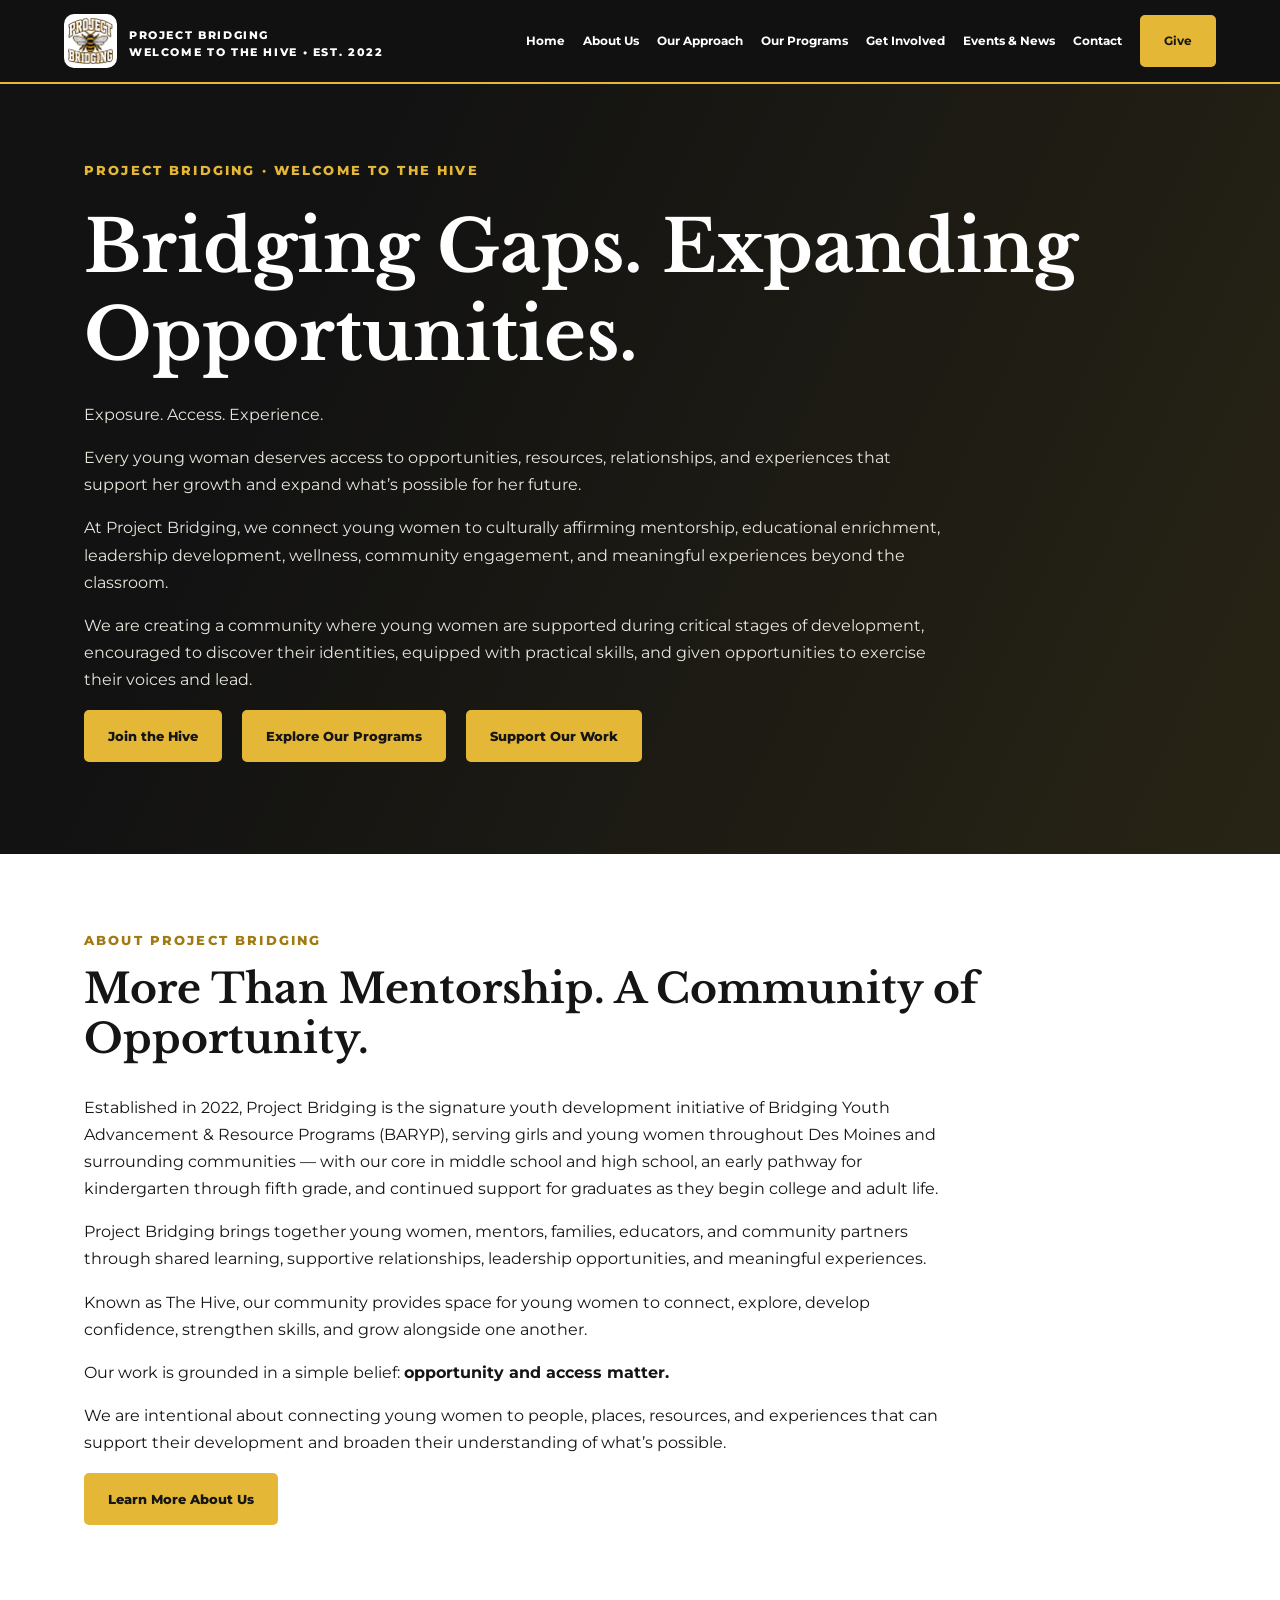
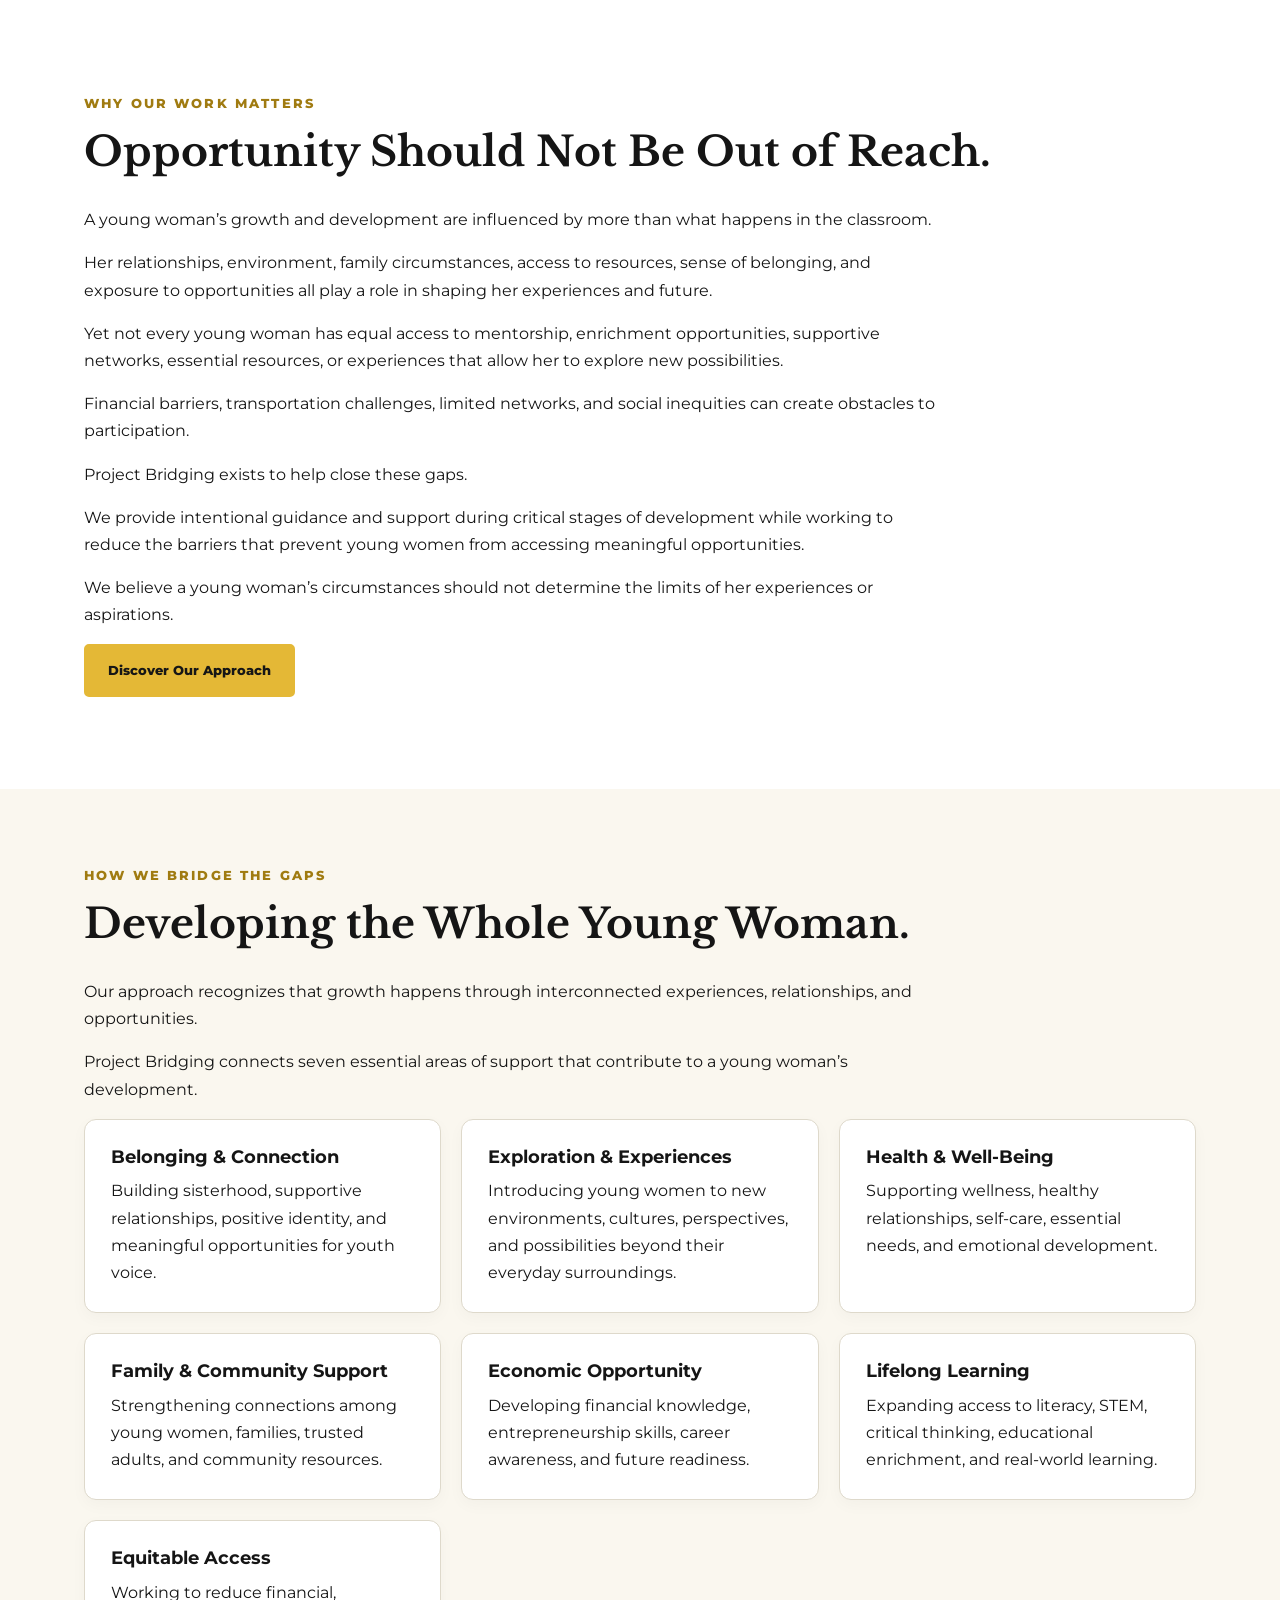
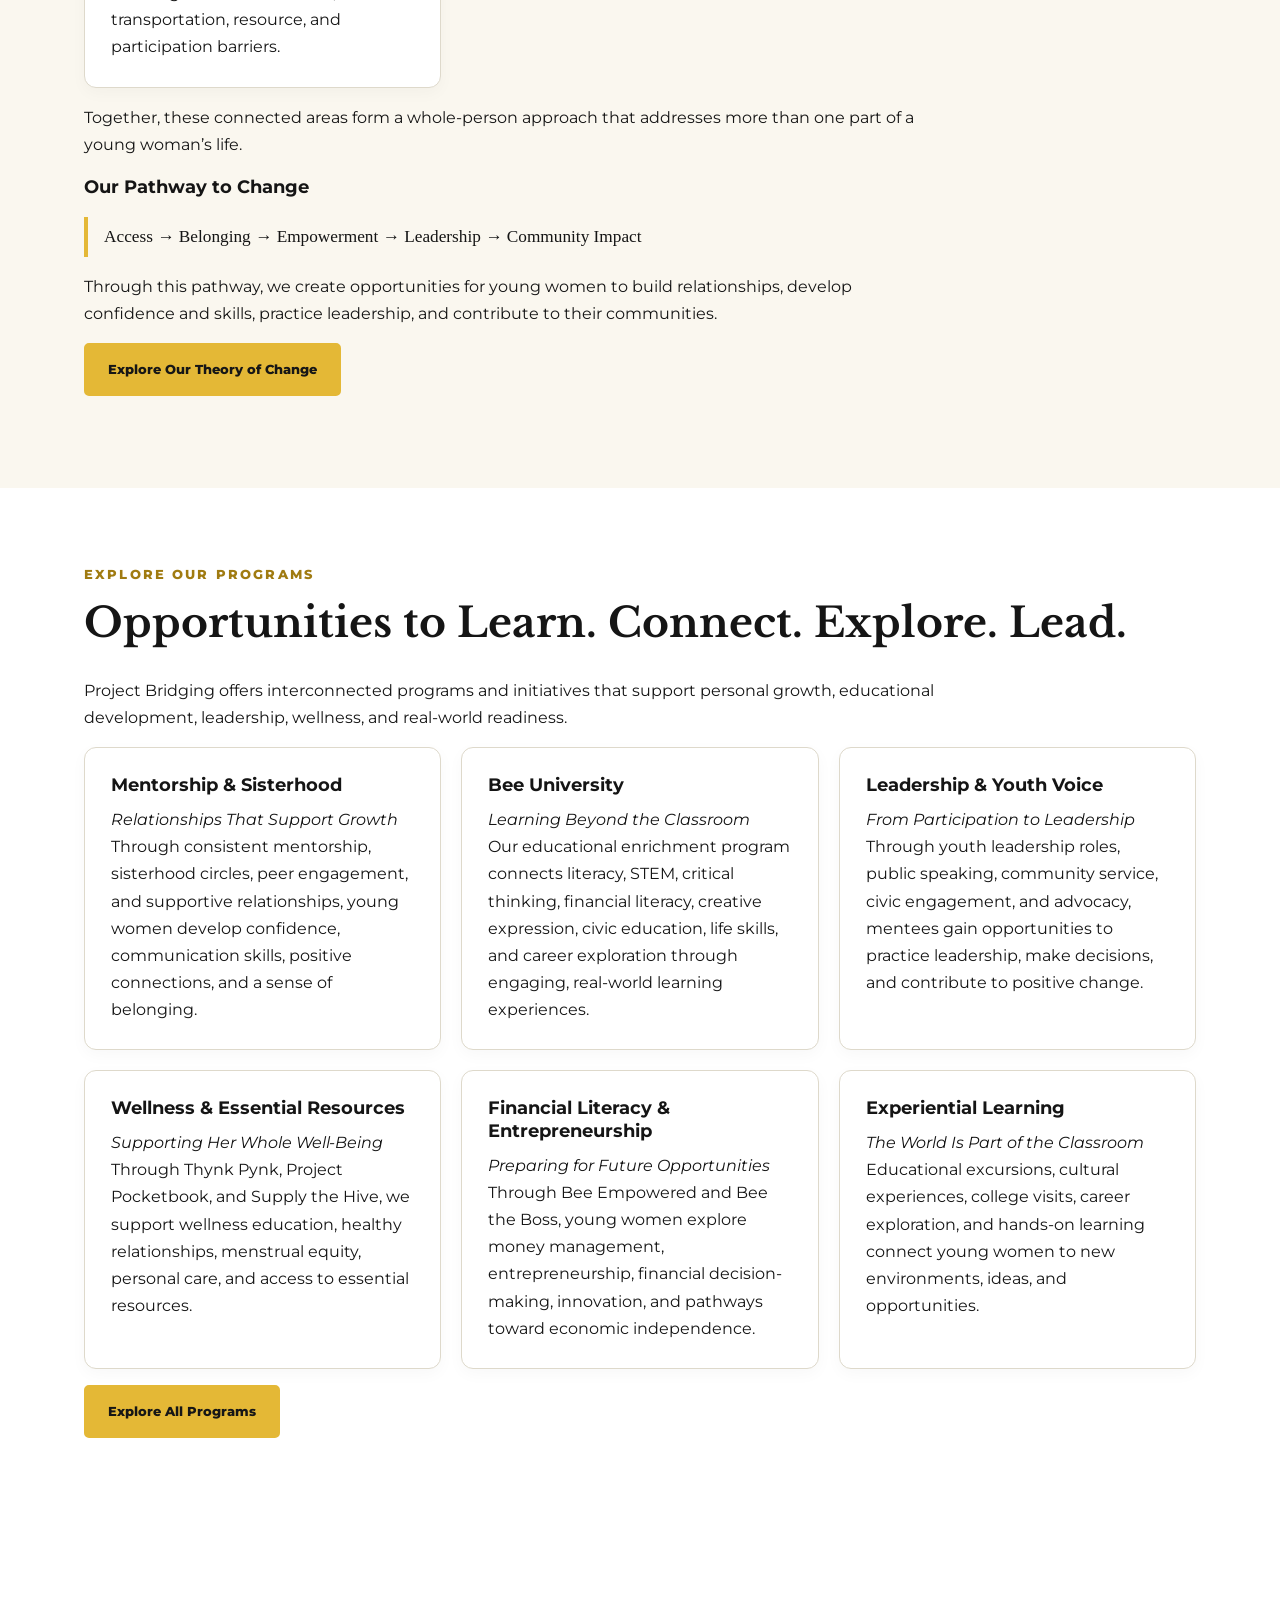
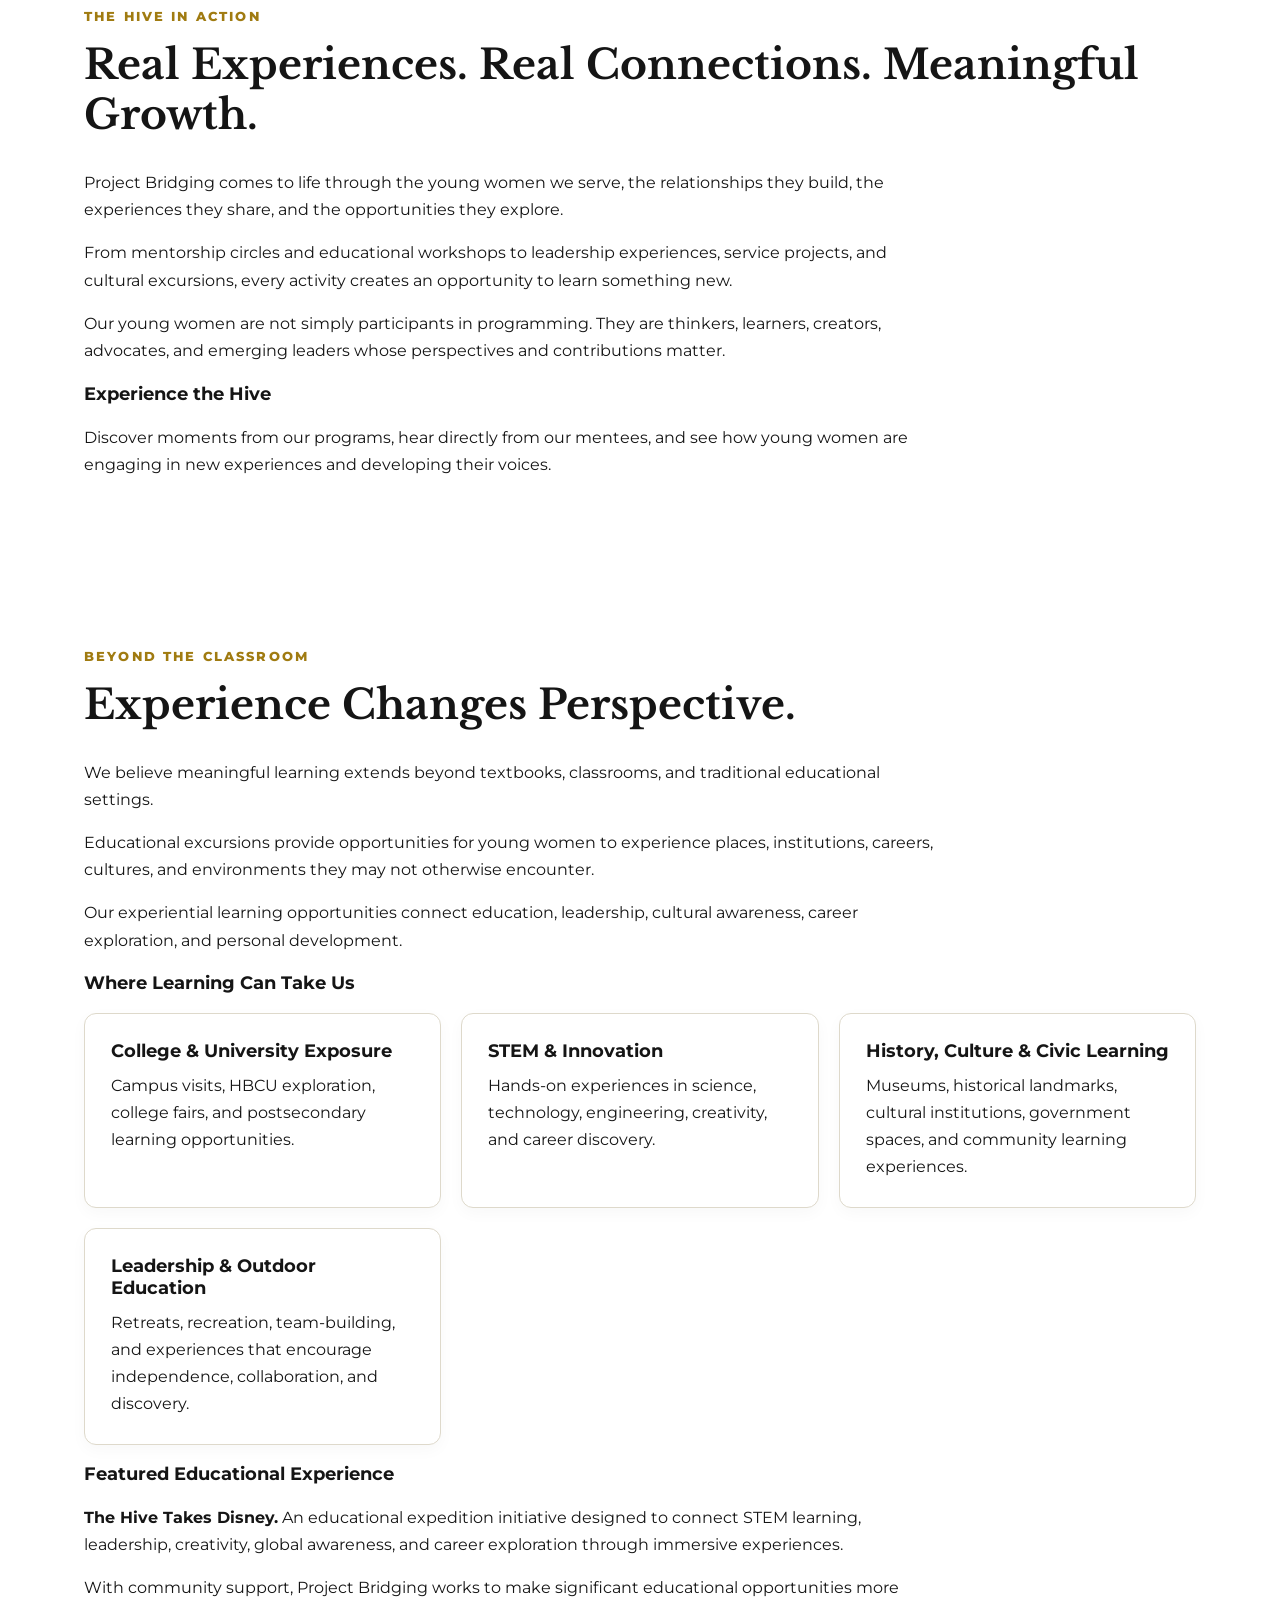
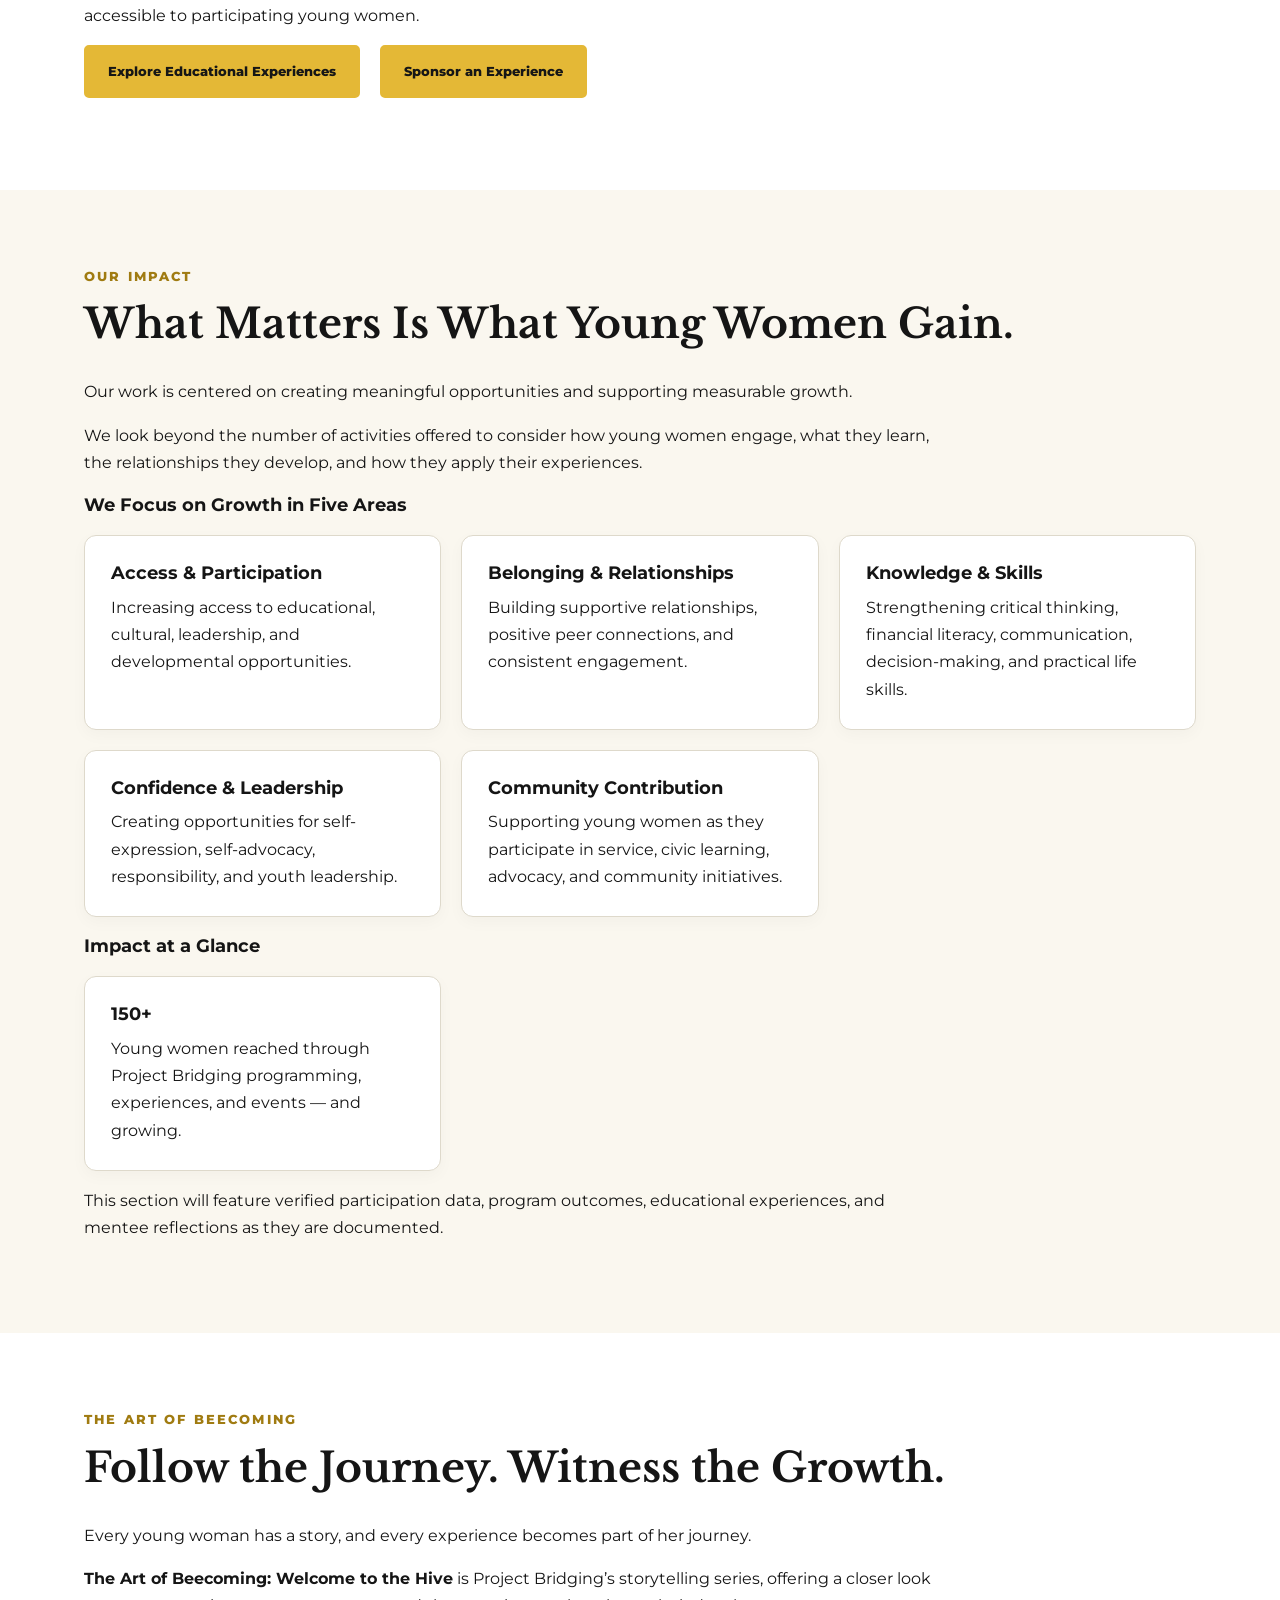
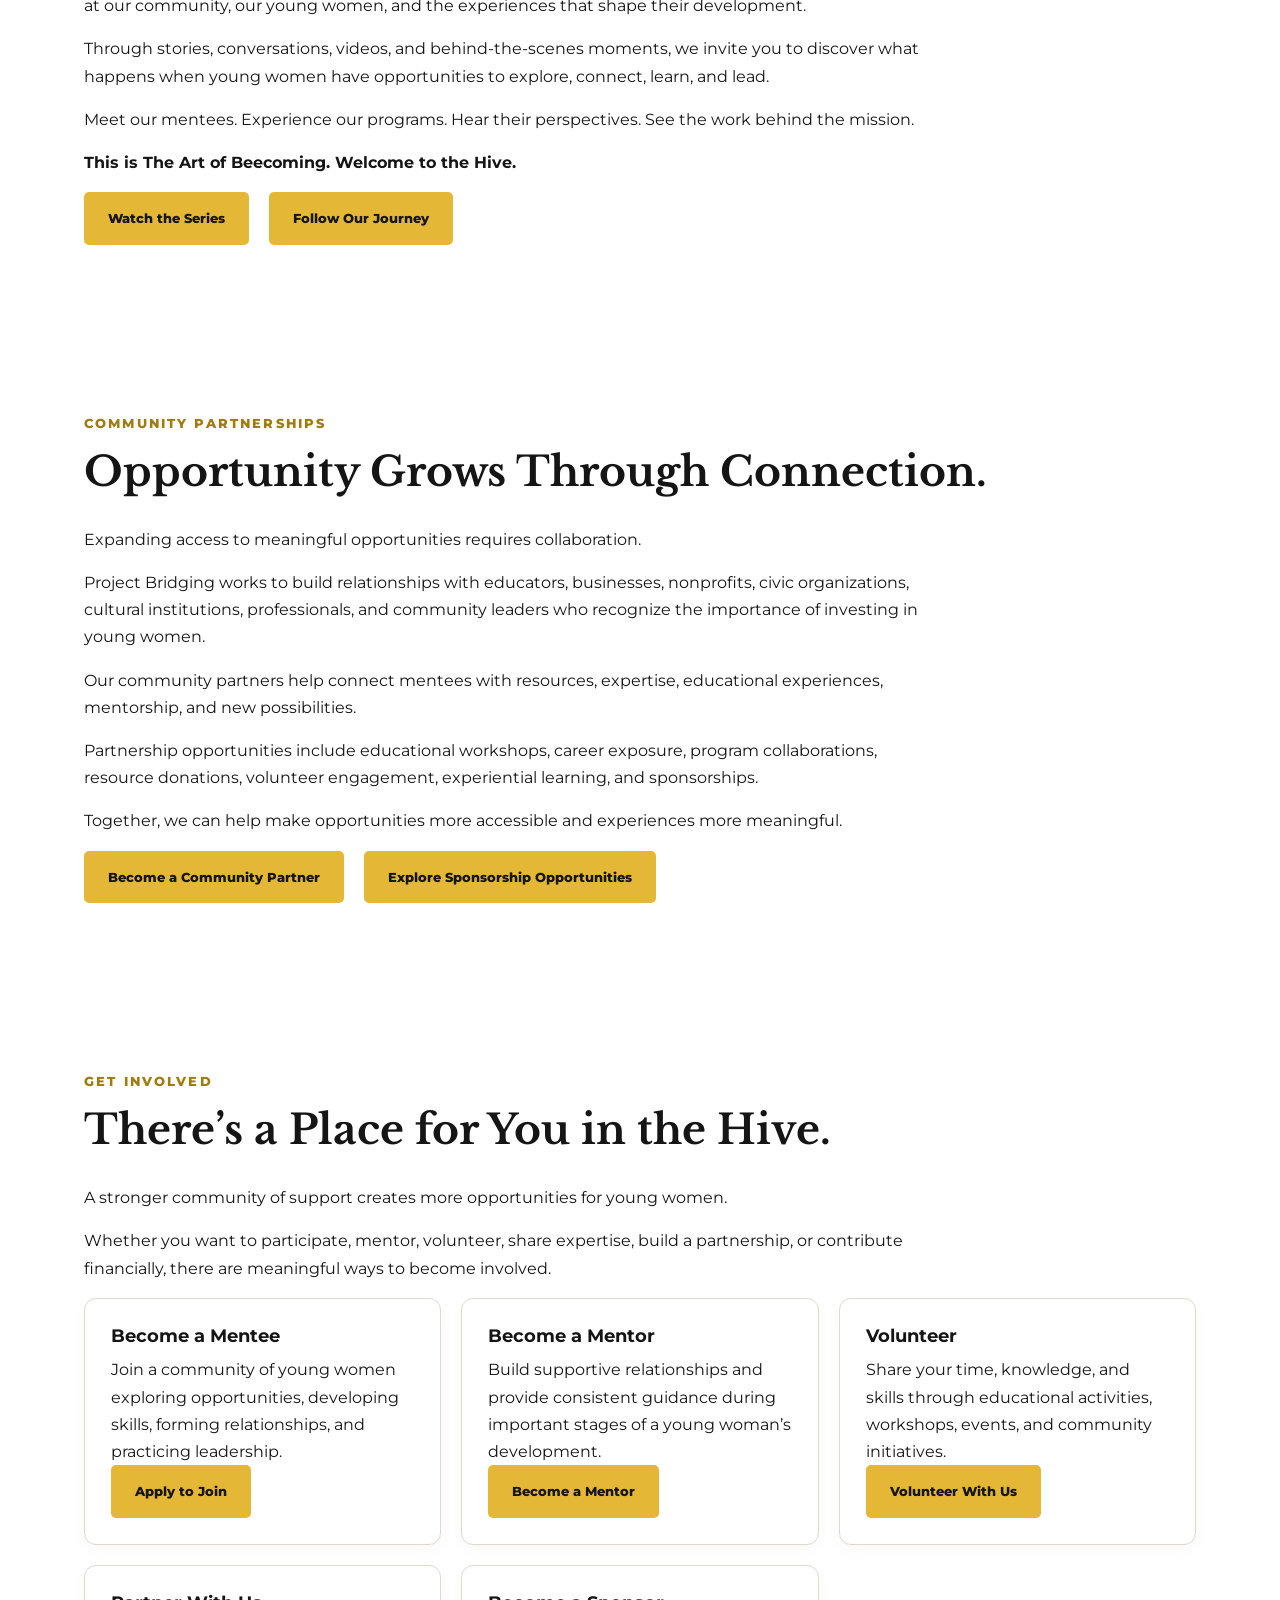
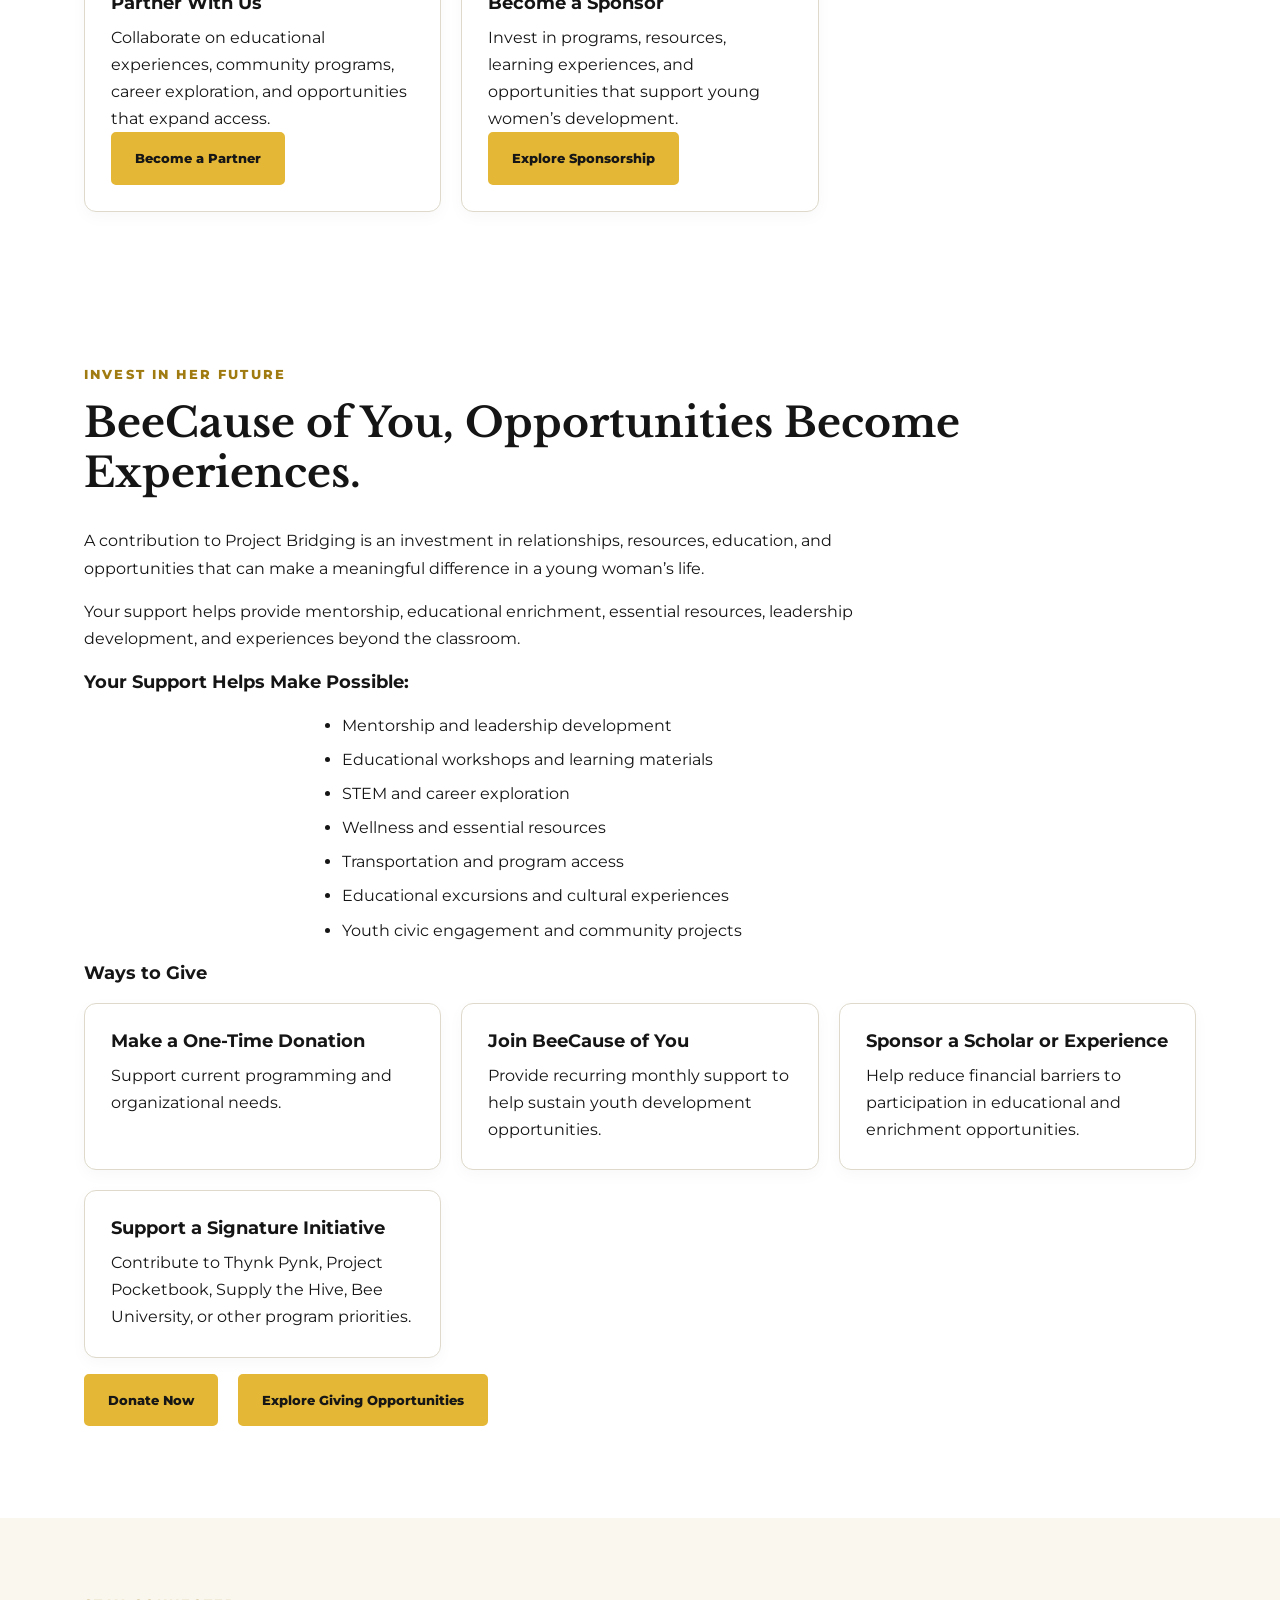
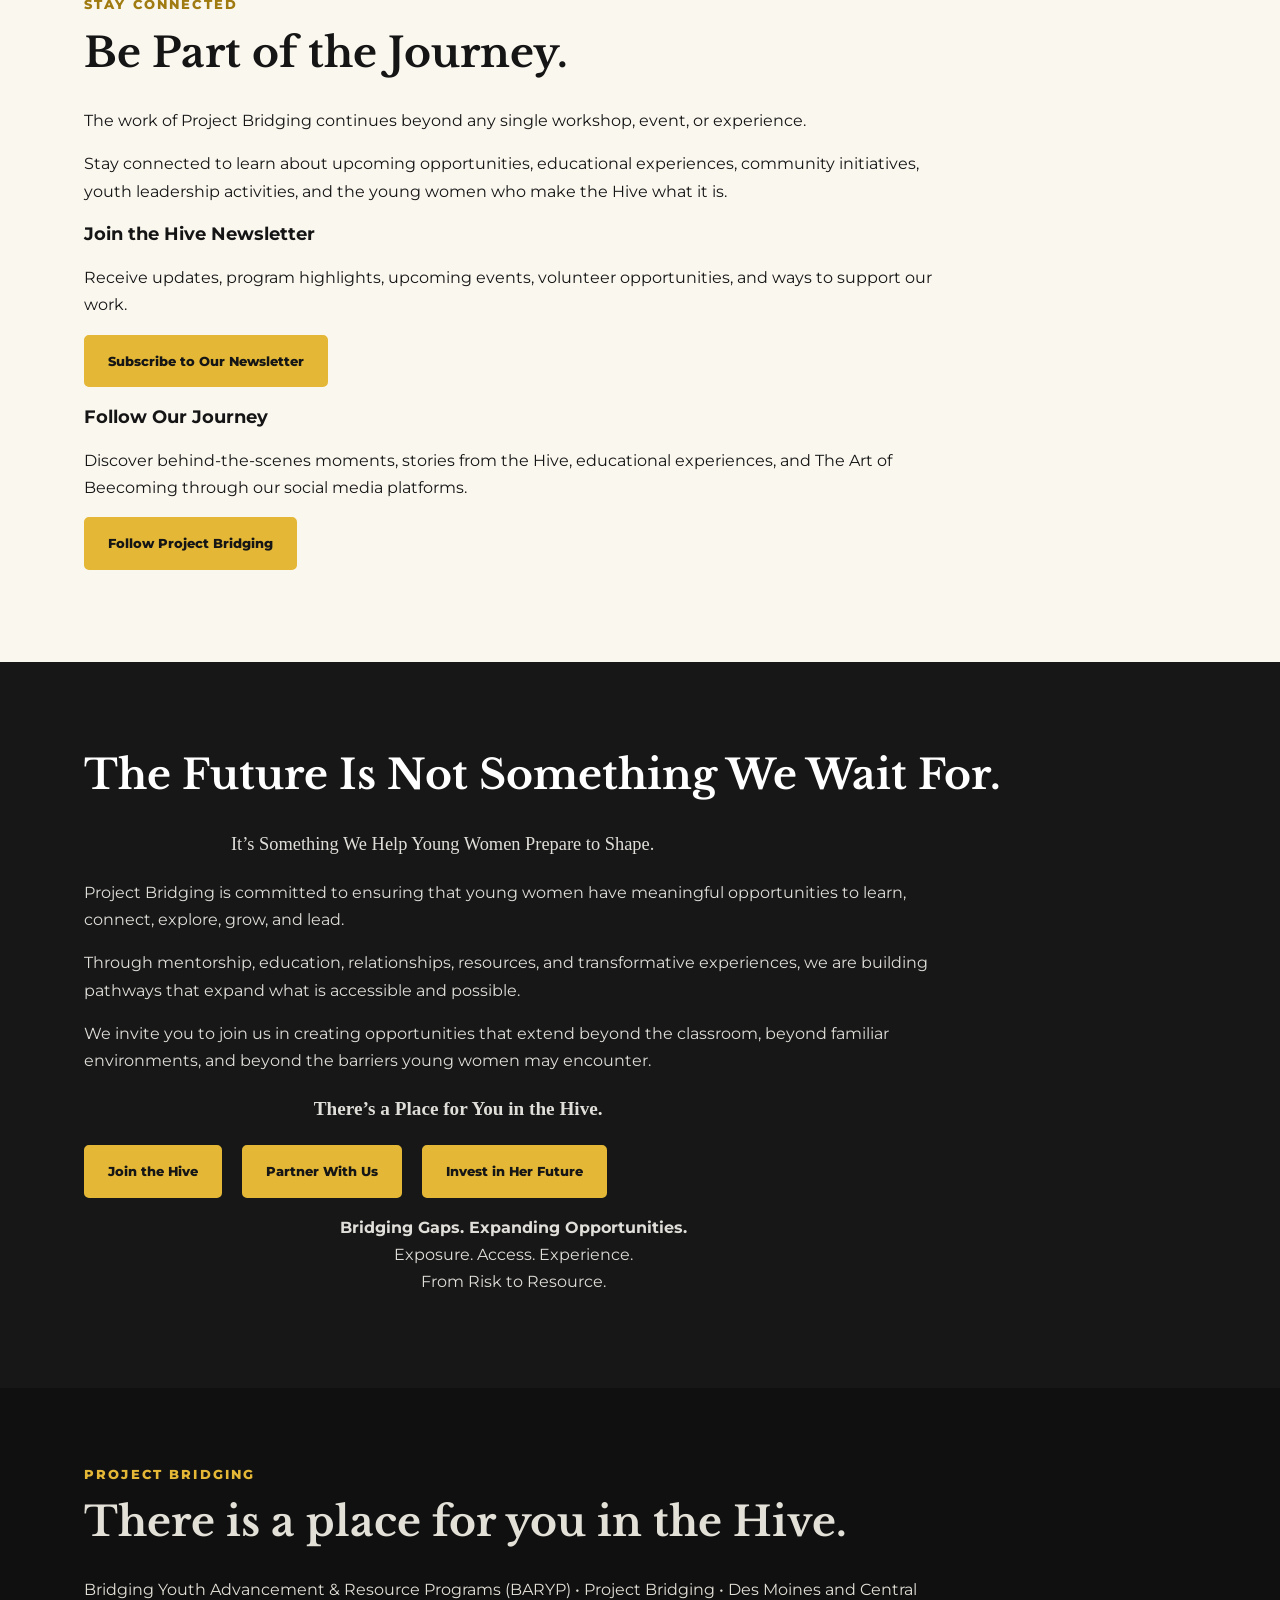
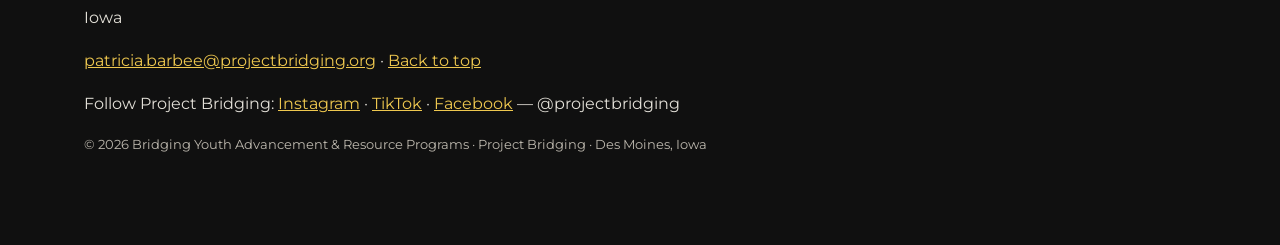
<file: index.html>
<!DOCTYPE html>
<html lang="en"><head><meta charset="UTF-8"><link rel="icon" type="image/png" href="logo.png"><meta name="viewport" content="width=device-width, initial-scale=1"><meta name="description" content="Project Bridging empowers young women through exposure, access, experiences, mentorship, leadership and educational enrichment in Des Moines and Central Iowa."><title>Project Bridging | Welcome to the Hive</title><style>
@import url('https://fonts.googleapis.com/css2?family=Libre+Baskerville:wght@400;700&family=Montserrat:wght@400;500;600;700;800&display=swap');
:root{--gold:#e4b836;--black:#151515;--cream:#faf7ef;--muted:#5f5b53}*{box-sizing:border-box}html{scroll-behavior:smooth}body{margin:0;color:var(--black);font-family:Montserrat,Arial,sans-serif;line-height:1.7}h1,h2,h3{line-height:1.23}h1,h2{font-family:'Libre Baskerville',Georgia,serif}h1{font-size:clamp(2.6rem,5.6vw,5.5rem);margin:.3em 0}h2{font-size:clamp(1.9rem,3.2vw,3.2rem);margin:.3em 0 .7em}h3{font-size:1.15rem}p{max-width:78ch}a{color:inherit}header{background:#111;color:white;position:sticky;top:0;z-index:4;border-bottom:2px solid var(--gold)}.nav{max-width:1200px;margin:auto;display:flex;justify-content:space-between;align-items:center;gap:20px;padding:14px 24px}.brand{font-weight:800;letter-spacing:.1em;text-decoration:none;color:var(--gold);line-height:1.1}.brand span{display:block;font-size:.68rem;color:#fff;letter-spacing:.15em;margin-top:5px}.navlinks{display:flex;gap:18px;flex-wrap:wrap;align-items:center}.navlinks a{font-size:.78rem;text-decoration:none;font-weight:700}.navlinks a:hover{color:var(--gold)}.btn{display:inline-flex;align-items:center;justify-content:center;padding:13px 22px;background:var(--gold);color:#161616;font-size:.84rem;font-weight:800;border-radius:5px;text-decoration:none;border:2px solid var(--gold);cursor:pointer}.btn.outline{background:transparent;border-color:currentColor;color:inherit}.btn:hover{filter:brightness(.92)}.hero{background:linear-gradient(115deg,#121212 25%,#282415 100%);color:white;min-height:580px;display:flex;align-items:center}.wrap{max-width:1160px;padding:76px 24px;margin:auto}.hero .wrap{width:100%}.eyebrow{font-weight:800;font-size:.79rem;letter-spacing:.17em;text-transform:uppercase;color:#a07b11}.hero .eyebrow{color:var(--gold)}.lead{font-size:1.18rem;max-width:720px}.hero p{color:#e8e5dc}.actions{display:flex;gap:20px;flex-wrap:wrap;margin-top:28px}.hero .btn.outline{color:white}.gold{color:var(--gold)}.cream{background:var(--cream)}.dark{background:#171717;color:#fff}.dark p{color:#e0ded9}.grid{display:grid;grid-template-columns:repeat(3,minmax(0,1fr));gap:20px}.grid.two{grid-template-columns:repeat(2,minmax(0,1fr))}.card{background:#fff;border:1px solid #ded9cb;border-radius:12px;padding:26px;box-shadow:0 5px 16px rgba(0,0,0,.03)}.dark .card{background:#242424;border-color:#48402b}.card h3{margin:0 0 9px}.card p{margin:0}.number{font-size:2rem;color:#bc911b;font-weight:800}.separator{height:4px;width:64px;background:var(--gold);margin:22px 0}.steps{counter-reset:step}.step{padding:22px 0;border-bottom:1px solid #ddd7c9;display:grid;grid-template-columns:65px 1fr;gap:15px}.step:before{counter-increment:step;content:counter(step,decimal-leading-zero);color:#aa7d00;font-size:1.6rem;font-weight:800}.step h3{margin:0}.step p{margin:.3em 0}.cols{columns:2;column-gap:45px}.cols>div{break-inside:avoid;margin-bottom:25px}.callout{border-left:5px solid var(--gold);padding:22px 25px;background:#f3ecd8;margin:28px 0;font-weight:600}.dark .callout{color:#151515}.small{font-size:.82rem;color:var(--muted)}.tag{font-size:.74rem;display:inline-block;font-weight:800;letter-spacing:.08em;text-transform:uppercase;color:#8f6e12}.quote{font:700 clamp(1.3rem,2.5vw,2rem)/1.5 'Libre Baskerville',Georgia,serif}.notice{background:#fff5da;padding:15px 18px;border-radius:8px;border:1px solid #e6cc7b;margin-top:15px}.faq details{border-bottom:1px solid #ded8cd;padding:18px 0}.faq summary{font-weight:800;cursor:pointer}.faq p{margin:12px 0 0}.footer{background:#101010;color:#e3e0d8}.footer a{color:#efc84f}.muted{color:#6b665b}ul{padding-left:22px}li{margin:7px 0}.chips{display:flex;flex-wrap:wrap;gap:8px}.chip{border:1px solid #b18d2a;border-radius:30px;padding:5px 12px;font-size:.8rem;font-weight:700}.menu-toggle{display:none;background:none;border:1px solid #aaa;color:white;padding:8px 10px;border-radius:4px}@media(max-width:900px){.grid{grid-template-columns:repeat(2,minmax(0,1fr))}.navlinks{gap:10px}.navlinks a{font-size:.7rem}}@media(max-width:700px){.nav{align-items:flex-start}.menu-toggle{display:block}.navlinks{display:none;position:absolute;top:68px;left:0;right:0;background:#161616;padding:22px;flex-direction:column;align-items:flex-start}.navlinks.open{display:flex}.grid,.grid.two{grid-template-columns:1fr}.cols{columns:1}.wrap{padding:55px 20px}.hero{min-height:570px}.step{grid-template-columns:47px 1fr}.navlinks a{font-size:.9rem}}
.hub-grid{display:grid;grid-template-columns:repeat(2,1fr);gap:14px;margin-top:34px}.hub-btn{display:flex;align-items:center;gap:14px;background:#fff;border:1px solid #e6e2d9;border-left:5px solid #e4b836;padding:18px 22px;transition:.2s;color:inherit;text-decoration:none}.hub-btn:hover{transform:translateY(-1px);border-color:#e4b836;box-shadow:0 4px 14px rgba(0,0,0,.08)}.hub-btn .ic{font-size:1.5rem;line-height:1}.hub-btn strong{display:block;font-size:1rem}.hub-btn span{font-size:.83rem;color:#5f5b53}@media(max-width:620px){.hub-grid{grid-template-columns:1fr}}.brand{display:flex;align-items:center;gap:12px}.brand img{height:54px;width:auto;background:#fff;border-radius:10px;padding:4px}.brand-text{display:flex;flex-direction:column;line-height:1.15}.hero-logo{display:block;width:200px;max-width:62vw;height:auto;background:#fff;border-radius:18px;padding:10px;margin:0 auto 20px}.footer-logo{height:92px;width:auto;background:#fff;border-radius:14px;padding:6px;margin-bottom:14px}
/* Content buttons: left-aligned, wider spacing (Patsy, Nov 5 2026) */
main p:has(>.btn){text-align:left!important}
main p .btn+.btn{margin-left:16px}
.actions{gap:20px}
.links{display:flex;gap:20px;flex-wrap:wrap;justify-content:flex-start;align-items:center}
</style></head>
<body id="home">
<header><nav class="nav" aria-label="Primary navigation"><a class="brand" href="index.html"><img src="logo.png" alt="Project Bridging logo"><span class="brand-text">PROJECT BRIDGING<span>WELCOME TO THE HIVE • EST. 2022</span></span></a><button class="menu-toggle" aria-label="Toggle navigation" aria-expanded="false" onclick="const n=document.getElementById('navlinks');n.classList.toggle('open');this.setAttribute('aria-expanded',n.classList.contains('open'))">☰ Menu</button><div id="navlinks" class="navlinks"><a href="index.html">Home</a><a href="about.html">About Us</a><a href="our-approach.html">Our Approach</a><a href="programs.html">Our Programs</a><a href="get-involved.html">Get Involved</a><a href="events.html">Events &amp; News</a><a href="contact.html">Contact</a><a href="give.html" class="btn">Give</a></div></nav></header>
<main>
<section class="hero"><div class="wrap"><div class="eyebrow">Project Bridging · Welcome to the Hive</div><h1>Bridging Gaps. <span class="accent">Expanding Opportunities.</span></h1><p class="lede">Exposure. Access. Experience.</p><p>Every young woman deserves access to opportunities, resources, relationships, and experiences that support her growth and expand what’s possible for her future.</p><p>At Project Bridging, we connect young women to culturally affirming mentorship, educational enrichment, leadership development, wellness, community engagement, and meaningful experiences beyond the classroom.</p><p>We are creating a community where young women are supported during critical stages of development, encouraged to discover their identities, equipped with practical skills, and given opportunities to exercise their voices and lead.</p><p style="text-align:center"><a class="btn" href="get-involved.html">Join the Hive</a> <a class="btn alt" href="programs.html">Explore Our Programs</a> <a class="btn" href="give.html">Support Our Work</a></p></div></section>
<section><div class="wrap"><div class="eyebrow">About Project Bridging</div><h2>More Than Mentorship. A Community of Opportunity.</h2><p>Established in 2022, Project Bridging is the signature youth development initiative of Bridging Youth Advancement &amp; Resource Programs (BARYP), serving girls and young women throughout Des Moines and surrounding communities — with our core in middle school and high school, an early pathway for kindergarten through fifth grade, and continued support for graduates as they begin college and adult life.</p><p>Project Bridging brings together young women, mentors, families, educators, and community partners through shared learning, supportive relationships, leadership opportunities, and meaningful experiences.</p><p>Known as The Hive, our community provides space for young women to connect, explore, develop confidence, strengthen skills, and grow alongside one another.</p><p>Our work is grounded in a simple belief: <strong>opportunity and access matter.</strong></p><p>We are intentional about connecting young women to people, places, resources, and experiences that can support their development and broaden their understanding of what’s possible.</p><p style="text-align:center"><a class="btn" href="about.html">Learn More About Us</a></p></div></section>
<section class="soft"><div class="wrap"><div class="eyebrow">Why Our Work Matters</div><h2>Opportunity Should Not Be Out of Reach.</h2><p>A young woman’s growth and development are influenced by more than what happens in the classroom.</p><p>Her relationships, environment, family circumstances, access to resources, sense of belonging, and exposure to opportunities all play a role in shaping her experiences and future.</p><p>Yet not every young woman has equal access to mentorship, enrichment opportunities, supportive networks, essential resources, or experiences that allow her to explore new possibilities.</p><p>Financial barriers, transportation challenges, limited networks, and social inequities can create obstacles to participation.</p><p>Project Bridging exists to help close these gaps.</p><p>We provide intentional guidance and support during critical stages of development while working to reduce the barriers that prevent young women from accessing meaningful opportunities.</p><p>We believe a young woman’s circumstances should not determine the limits of her experiences or aspirations.</p><p style="text-align:center"><a class="btn" href="our-approach.html">Discover Our Approach</a></p></div></section>
<section class="cream"><div class="wrap"><div class="eyebrow">How We Bridge the Gaps</div><h2>Developing the Whole Young Woman.</h2><p>Our approach recognizes that growth happens through interconnected experiences, relationships, and opportunities.</p><p>Project Bridging connects seven essential areas of support that contribute to a young woman’s development.</p><div class="grid"><div class="card"><h3>Belonging &amp; Connection</h3><p>Building sisterhood, supportive relationships, positive identity, and meaningful opportunities for youth voice.</p></div><div class="card"><h3>Exploration &amp; Experiences</h3><p>Introducing young women to new environments, cultures, perspectives, and possibilities beyond their everyday surroundings.</p></div><div class="card"><h3>Health &amp; Well-Being</h3><p>Supporting wellness, healthy relationships, self-care, essential needs, and emotional development.</p></div><div class="card"><h3>Family &amp; Community Support</h3><p>Strengthening connections among young women, families, trusted adults, and community resources.</p></div><div class="card"><h3>Economic Opportunity</h3><p>Developing financial knowledge, entrepreneurship skills, career awareness, and future readiness.</p></div><div class="card"><h3>Lifelong Learning</h3><p>Expanding access to literacy, STEM, critical thinking, educational enrichment, and real-world learning.</p></div><div class="card"><h3>Equitable Access</h3><p>Working to reduce financial, transportation, resource, and participation barriers.</p></div></div><p>Together, these connected areas form a whole-person approach that addresses more than one part of a young woman’s life.</p><h3>Our Pathway to Change</h3><blockquote style="border-left:4px solid var(--gold);margin:.4rem 0 1rem;padding:.4rem 0 .4rem 1rem;font-family:Georgia,serif;font-size:1.08rem;line-height:1.55">Access → Belonging → Empowerment → Leadership → Community Impact</blockquote><p>Through this pathway, we create opportunities for young women to build relationships, develop confidence and skills, practice leadership, and contribute to their communities.</p><p style="text-align:center"><a class="btn" href="our-approach.html">Explore Our Theory of Change</a></p></div></section>
<section><div class="wrap"><div class="eyebrow">Explore Our Programs</div><h2>Opportunities to Learn. Connect. Explore. Lead.</h2><p>Project Bridging offers interconnected programs and initiatives that support personal growth, educational development, leadership, wellness, and real-world readiness.</p><div class="grid"><div class="card"><h3>Mentorship &amp; Sisterhood</h3><p><em>Relationships That Support Growth</em></p><p>Through consistent mentorship, sisterhood circles, peer engagement, and supportive relationships, young women develop confidence, communication skills, positive connections, and a sense of belonging.</p></div><div class="card"><h3>Bee University</h3><p><em>Learning Beyond the Classroom</em></p><p>Our educational enrichment program connects literacy, STEM, critical thinking, financial literacy, creative expression, civic education, life skills, and career exploration through engaging, real-world learning experiences.</p></div><div class="card"><h3>Leadership &amp; Youth Voice</h3><p><em>From Participation to Leadership</em></p><p>Through youth leadership roles, public speaking, community service, civic engagement, and advocacy, mentees gain opportunities to practice leadership, make decisions, and contribute to positive change.</p></div><div class="card"><h3>Wellness &amp; Essential Resources</h3><p><em>Supporting Her Whole Well-Being</em></p><p>Through Thynk Pynk, Project Pocketbook, and Supply the Hive, we support wellness education, healthy relationships, menstrual equity, personal care, and access to essential resources.</p></div><div class="card"><h3>Financial Literacy &amp; Entrepreneurship</h3><p><em>Preparing for Future Opportunities</em></p><p>Through Bee Empowered and Bee the Boss, young women explore money management, entrepreneurship, financial decision-making, innovation, and pathways toward economic independence.</p></div><div class="card"><h3>Experiential Learning</h3><p><em>The World Is Part of the Classroom</em></p><p>Educational excursions, cultural experiences, college visits, career exploration, and hands-on learning connect young women to new environments, ideas, and opportunities.</p></div></div><p style="text-align:center"><a class="btn" href="programs.html">Explore All Programs</a></p></div></section>
<section class="soft"><div class="wrap"><div class="eyebrow">The Hive in Action</div><h2>Real Experiences. Real Connections. Meaningful Growth.</h2><p>Project Bridging comes to life through the young women we serve, the relationships they build, the experiences they share, and the opportunities they explore.</p><p>From mentorship circles and educational workshops to leadership experiences, service projects, and cultural excursions, every activity creates an opportunity to learn something new.</p><p>Our young women are not simply participants in programming. They are thinkers, learners, creators, advocates, and emerging leaders whose perspectives and contributions matter.</p><h3>Experience the Hive</h3><p>Discover moments from our programs, hear directly from our mentees, and see how young women are engaging in new experiences and developing their voices.</p><p style="text-align:center"> </p></div></section>
<section><div class="wrap"><div class="eyebrow">Beyond the Classroom</div><h2>Experience Changes Perspective.</h2><p>We believe meaningful learning extends beyond textbooks, classrooms, and traditional educational settings.</p><p>Educational excursions provide opportunities for young women to experience places, institutions, careers, cultures, and environments they may not otherwise encounter.</p><p>Our experiential learning opportunities connect education, leadership, cultural awareness, career exploration, and personal development.</p><h3>Where Learning Can Take Us</h3><div class="grid"><div class="card"><h3>College &amp; University Exposure</h3><p>Campus visits, HBCU exploration, college fairs, and postsecondary learning opportunities.</p></div><div class="card"><h3>STEM &amp; Innovation</h3><p>Hands-on experiences in science, technology, engineering, creativity, and career discovery.</p></div><div class="card"><h3>History, Culture &amp; Civic Learning</h3><p>Museums, historical landmarks, cultural institutions, government spaces, and community learning experiences.</p></div><div class="card"><h3>Leadership &amp; Outdoor Education</h3><p>Retreats, recreation, team-building, and experiences that encourage independence, collaboration, and discovery.</p></div></div><h3>Featured Educational Experience</h3><p><strong>The Hive Takes Disney.</strong> An educational expedition initiative designed to connect STEM learning, leadership, creativity, global awareness, and career exploration through immersive experiences.</p><p>With community support, Project Bridging works to make significant educational opportunities more accessible to participating young women.</p><p style="text-align:center"><a class="btn" href="programs.html">Explore Educational Experiences</a> <a class="btn alt" href="give.html">Sponsor an Experience</a></p></div></section>
<section class="cream"><div class="wrap"><div class="eyebrow">Our Impact</div><h2>What Matters Is What Young Women Gain.</h2><p>Our work is centered on creating meaningful opportunities and supporting measurable growth.</p><p>We look beyond the number of activities offered to consider how young women engage, what they learn, the relationships they develop, and how they apply their experiences.</p><h3>We Focus on Growth in Five Areas</h3><div class="grid"><div class="card"><h3>Access &amp; Participation</h3><p>Increasing access to educational, cultural, leadership, and developmental opportunities.</p></div><div class="card"><h3>Belonging &amp; Relationships</h3><p>Building supportive relationships, positive peer connections, and consistent engagement.</p></div><div class="card"><h3>Knowledge &amp; Skills</h3><p>Strengthening critical thinking, financial literacy, communication, decision-making, and practical life skills.</p></div><div class="card"><h3>Confidence &amp; Leadership</h3><p>Creating opportunities for self-expression, self-advocacy, responsibility, and youth leadership.</p></div><div class="card"><h3>Community Contribution</h3><p>Supporting young women as they participate in service, civic learning, advocacy, and community initiatives.</p></div></div><h3>Impact at a Glance</h3><div class="grid"><div class="card"><h3>150+</h3><p>Young women reached through Project Bridging programming, experiences, and events — and growing.</p></div></div><p>This section will feature verified participation data, program outcomes, educational experiences, and mentee reflections as they are documented.</p><p style="text-align:center"></p></div></section>
<section><div class="wrap"><div class="eyebrow">The Art of Beecoming</div><h2>Follow the Journey. Witness the Growth.</h2><p>Every young woman has a story, and every experience becomes part of her journey.</p><p><strong>The Art of Beecoming: Welcome to the Hive</strong> is Project Bridging’s storytelling series, offering a closer look at our community, our young women, and the experiences that shape their development.</p><p>Through stories, conversations, videos, and behind-the-scenes moments, we invite you to discover what happens when young women have opportunities to explore, connect, learn, and lead.</p><p>Meet our mentees. Experience our programs. Hear their perspectives. See the work behind the mission.</p><p><strong>This is The Art of Beecoming. Welcome to the Hive.</strong></p><p style="text-align:center"><a class="btn" href="https://linktr.ee/projectbridging22">Watch the Series</a> <a class="btn alt" href="https://patsyonpurpose.substack.com">Follow Our Journey</a></p></div></section>
<section class="soft"><div class="wrap"><div class="eyebrow">Community Partnerships</div><h2>Opportunity Grows Through Connection.</h2><p>Expanding access to meaningful opportunities requires collaboration.</p><p>Project Bridging works to build relationships with educators, businesses, nonprofits, civic organizations, cultural institutions, professionals, and community leaders who recognize the importance of investing in young women.</p><p>Our community partners help connect mentees with resources, expertise, educational experiences, mentorship, and new possibilities.</p><p>Partnership opportunities include educational workshops, career exposure, program collaborations, resource donations, volunteer engagement, experiential learning, and sponsorships.</p><p>Together, we can help make opportunities more accessible and experiences more meaningful.</p><p style="text-align:center"><a class="btn" href="get-involved.html">Become a Community Partner</a> <a class="btn alt" href="get-involved.html">Explore Sponsorship Opportunities</a></p></div></section>
<section><div class="wrap"><div class="eyebrow">Get Involved</div><h2>There’s a Place for You in the Hive.</h2><p>A stronger community of support creates more opportunities for young women.</p><p>Whether you want to participate, mentor, volunteer, share expertise, build a partnership, or contribute financially, there are meaningful ways to become involved.</p><div class="grid"><div class="card"><h3>Become a Mentee</h3><p>Join a community of young women exploring opportunities, developing skills, forming relationships, and practicing leadership.</p><p><a class="btn" href="get-involved.html">Apply to Join</a></p></div><div class="card"><h3>Become a Mentor</h3><p>Build supportive relationships and provide consistent guidance during important stages of a young woman’s development.</p><p><a class="btn" href="get-involved.html">Become a Mentor</a></p></div><div class="card"><h3>Volunteer</h3><p>Share your time, knowledge, and skills through educational activities, workshops, events, and community initiatives.</p><p><a class="btn" href="get-involved.html">Volunteer With Us</a></p></div><div class="card"><h3>Partner With Us</h3><p>Collaborate on educational experiences, community programs, career exploration, and opportunities that expand access.</p><p><a class="btn" href="get-involved.html">Become a Partner</a></p></div><div class="card"><h3>Become a Sponsor</h3><p>Invest in programs, resources, learning experiences, and opportunities that support young women’s development.</p><p><a class="btn" href="give.html">Explore Sponsorship</a></p></div></div></div></section>
<section class="soft"><div class="wrap"><div class="eyebrow">Invest in Her Future</div><h2>BeeCause of You, Opportunities Become Experiences.</h2><p>A contribution to Project Bridging is an investment in relationships, resources, education, and opportunities that can make a meaningful difference in a young woman’s life.</p><p>Your support helps provide mentorship, educational enrichment, essential resources, leadership development, and experiences beyond the classroom.</p><h3>Your Support Helps Make Possible:</h3><ul style="text-align:left;max-width:640px;margin:.2rem auto 1rem"><li>Mentorship and leadership development</li><li>Educational workshops and learning materials</li><li>STEM and career exploration</li><li>Wellness and essential resources</li><li>Transportation and program access</li><li>Educational excursions and cultural experiences</li><li>Youth civic engagement and community projects</li></ul><h3>Ways to Give</h3><div class="grid"><div class="card"><h3>Make a One-Time Donation</h3><p>Support current programming and organizational needs.</p></div><div class="card"><h3>Join BeeCause of You</h3><p>Provide recurring monthly support to help sustain youth development opportunities.</p></div><div class="card"><h3>Sponsor a Scholar or Experience</h3><p>Help reduce financial barriers to participation in educational and enrichment opportunities.</p></div><div class="card"><h3>Support a Signature Initiative</h3><p>Contribute to Thynk Pynk, Project Pocketbook, Supply the Hive, Bee University, or other program priorities.</p></div></div><p style="text-align:center"><a class="btn" href="give.html">Donate Now</a> <a class="btn alt" href="give.html">Explore Giving Opportunities</a></p></div></section>
<section class="cream"><div class="wrap"><div class="eyebrow">Stay Connected</div><h2>Be Part of the Journey.</h2><p>The work of Project Bridging continues beyond any single workshop, event, or experience.</p><p>Stay connected to learn about upcoming opportunities, educational experiences, community initiatives, youth leadership activities, and the young women who make the Hive what it is.</p><h3>Join the Hive Newsletter</h3><p>Receive updates, program highlights, upcoming events, volunteer opportunities, and ways to support our work.</p><p style="text-align:center"><a class="btn" href="https://patsyonpurpose.substack.com">Subscribe to Our Newsletter</a></p><h3>Follow Our Journey</h3><p>Discover behind-the-scenes moments, stories from the Hive, educational experiences, and The Art of Beecoming through our social media platforms.</p><p style="text-align:center"><a class="btn" href="https://linktr.ee/projectbridging22">Follow Project Bridging</a></p></div></section>
<section class="dark"><div class="wrap"><h2>The Future Is Not Something We Wait For.</h2><p style="text-align:center;font-family:Georgia,serif;font-size:1.15rem">It’s Something We Help Young Women Prepare to Shape.</p><p>Project Bridging is committed to ensuring that young women have meaningful opportunities to learn, connect, explore, grow, and lead.</p><p>Through mentorship, education, relationships, resources, and transformative experiences, we are building pathways that expand what is accessible and possible.</p><p>We invite you to join us in creating opportunities that extend beyond the classroom, beyond familiar environments, and beyond the barriers young women may encounter.</p><p style="text-align:center;font-family:Georgia,serif;font-size:1.2rem"><strong>There’s a Place for You in the Hive.</strong></p><p style="text-align:center"><a class="btn" href="get-involved.html">Join the Hive</a> <a class="btn alt" href="get-involved.html">Partner With Us</a> <a class="btn" href="give.html">Invest in Her Future</a></p><p style="text-align:center"><strong>Bridging Gaps. Expanding Opportunities.</strong><br>Exposure. Access. Experience.<br>From Risk to Resource.</p></div></section>
</main>
<footer class="footer"><div class="wrap"><div class="eyebrow gold">Project Bridging</div><h2>There is a place for you in the Hive.</h2><p>Bridging Youth Advancement &amp; Resource Programs (BARYP) • Project Bridging • Des Moines and Central Iowa</p><p><a href="mailto:patricia.barbee@projectbridging.org">patricia.barbee@projectbridging.org</a> · <a href="#home">Back to top</a></p><p>Follow Project Bridging: <a href="https://www.instagram.com/projectbridging/">Instagram</a> · <a href="https://www.tiktok.com/@projectbridging">TikTok</a> · <a href="https://www.facebook.com/projectbridging">Facebook</a> — @projectbridging</p><p class="small" style="color:#bdb8ae">© 2026 Bridging Youth Advancement &amp; Resource Programs · Project Bridging · Des Moines, Iowa</p></div></footer>
<script>document.querySelectorAll('.navlinks a').forEach(a=>a.addEventListener('click',()=>{const n=document.getElementById('navlinks');n.classList.remove('open');document.querySelector('.menu-toggle').setAttribute('aria-expanded','false')}))</script>
</body></html>
</file>
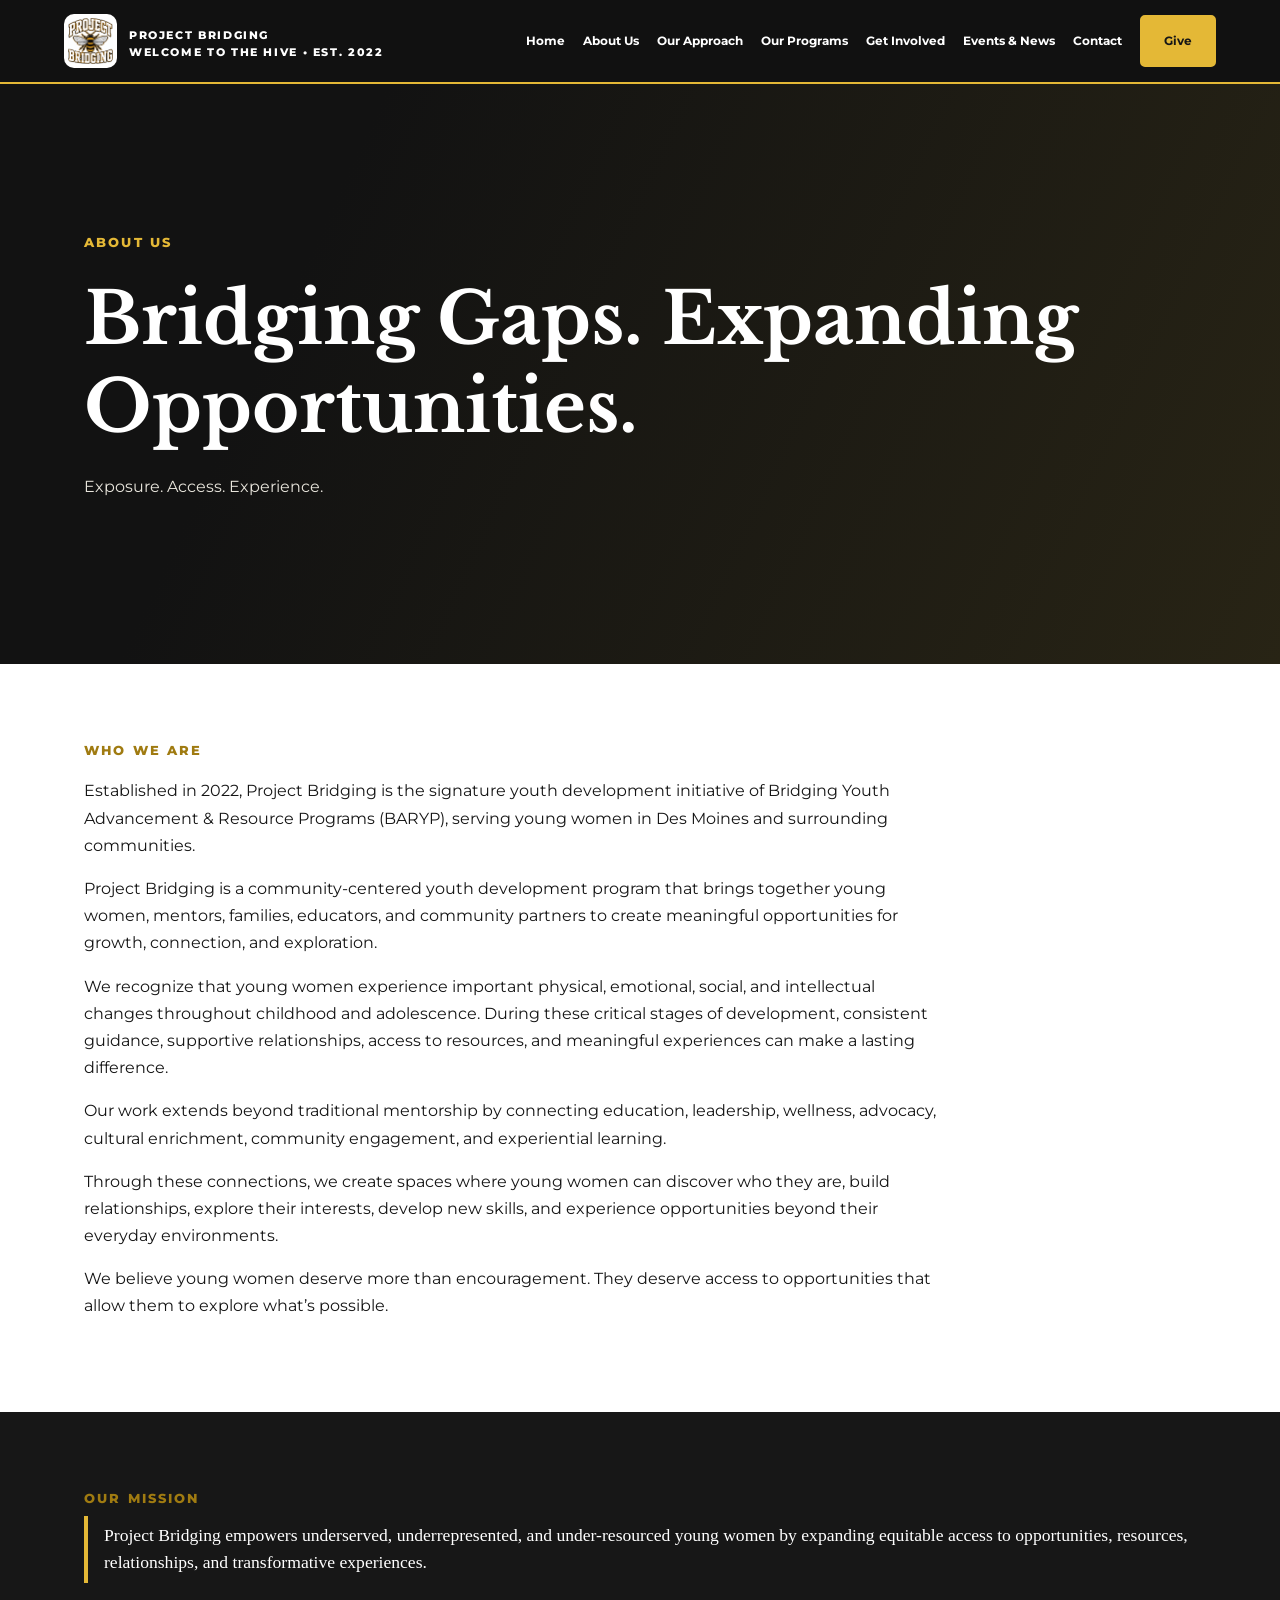
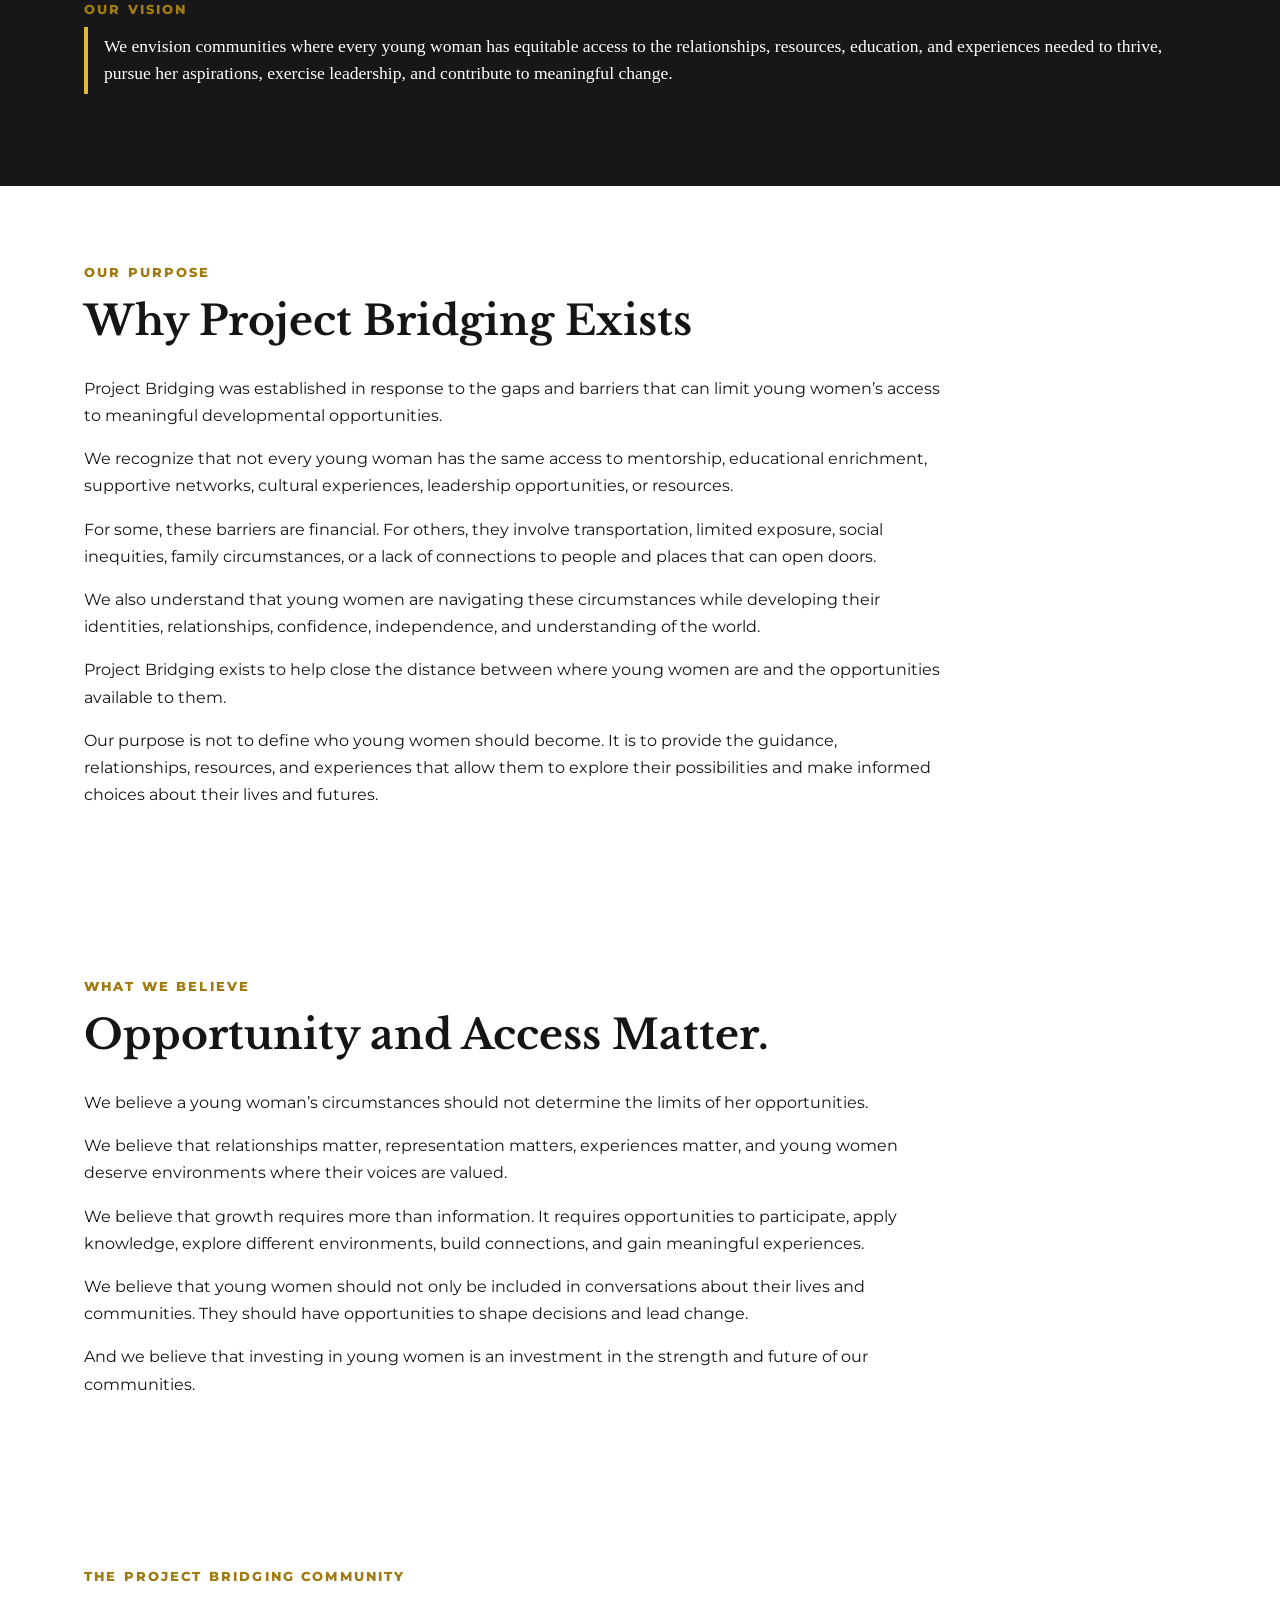
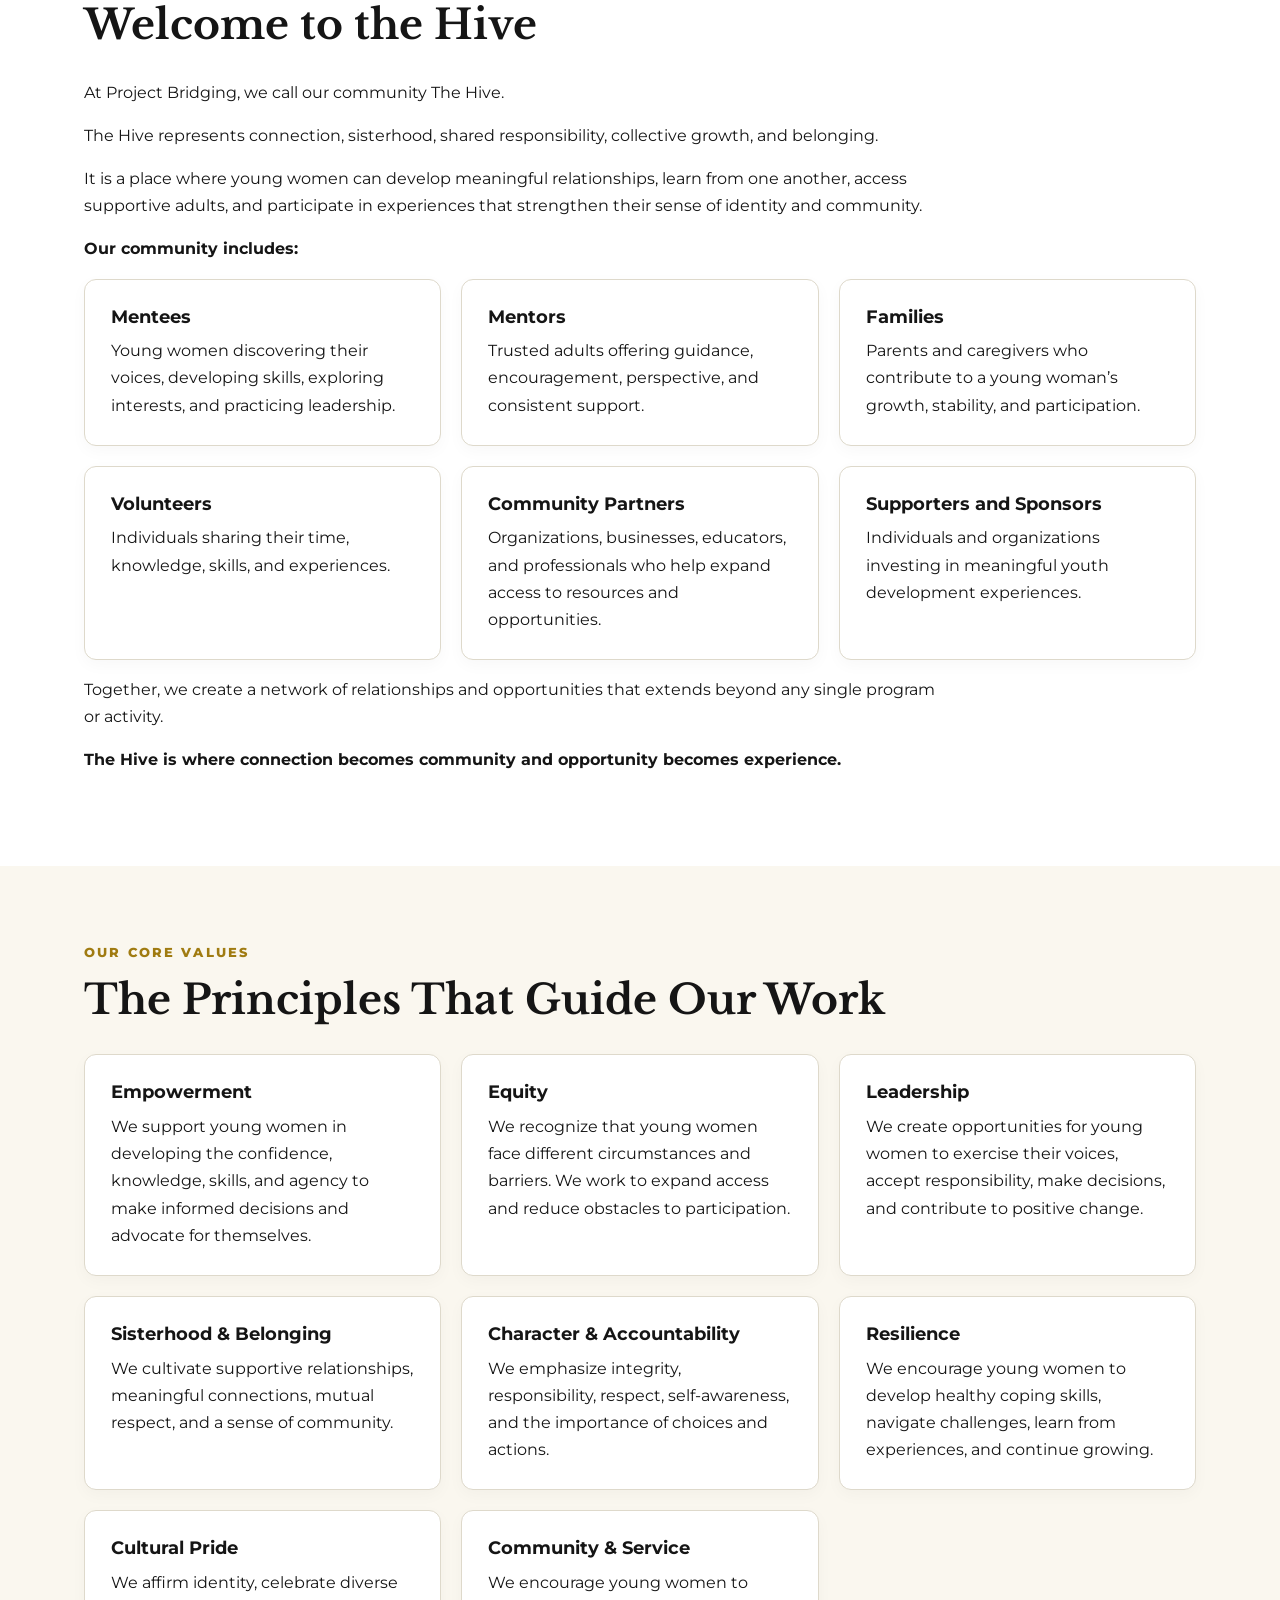
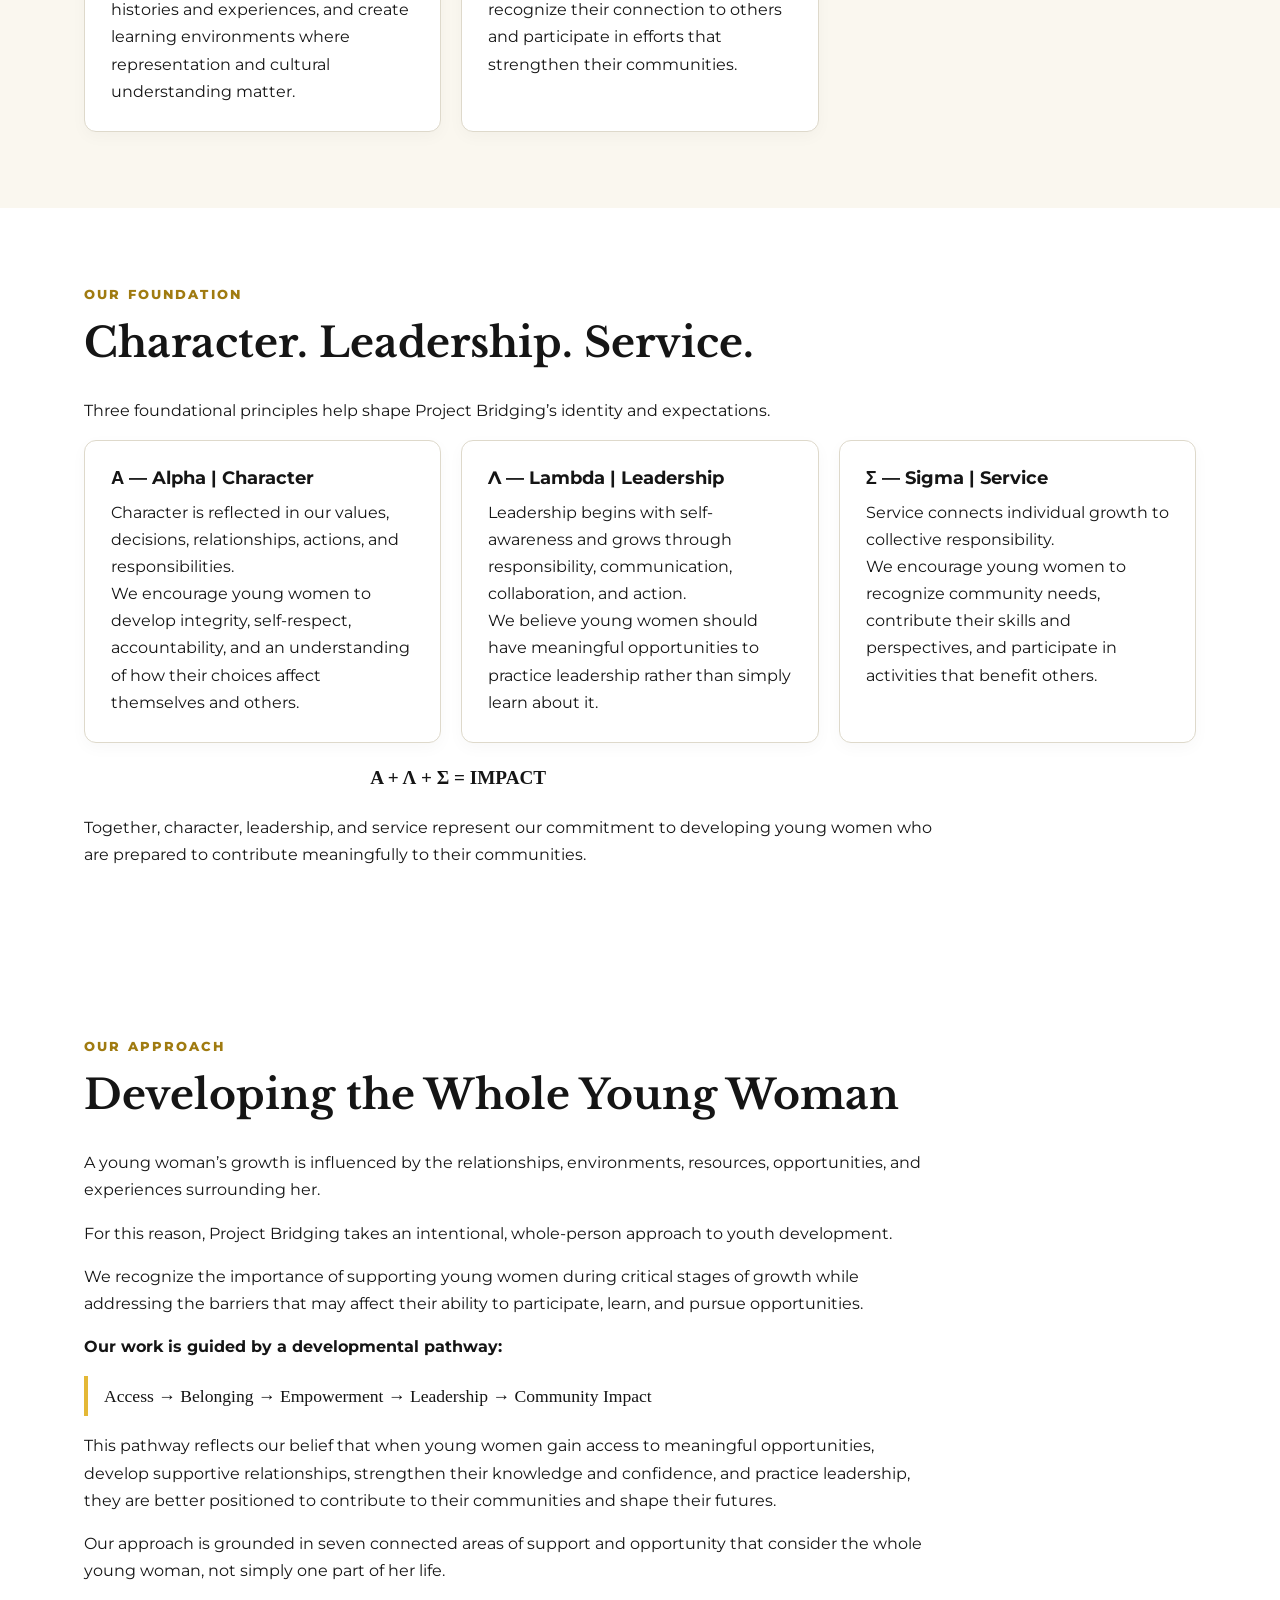
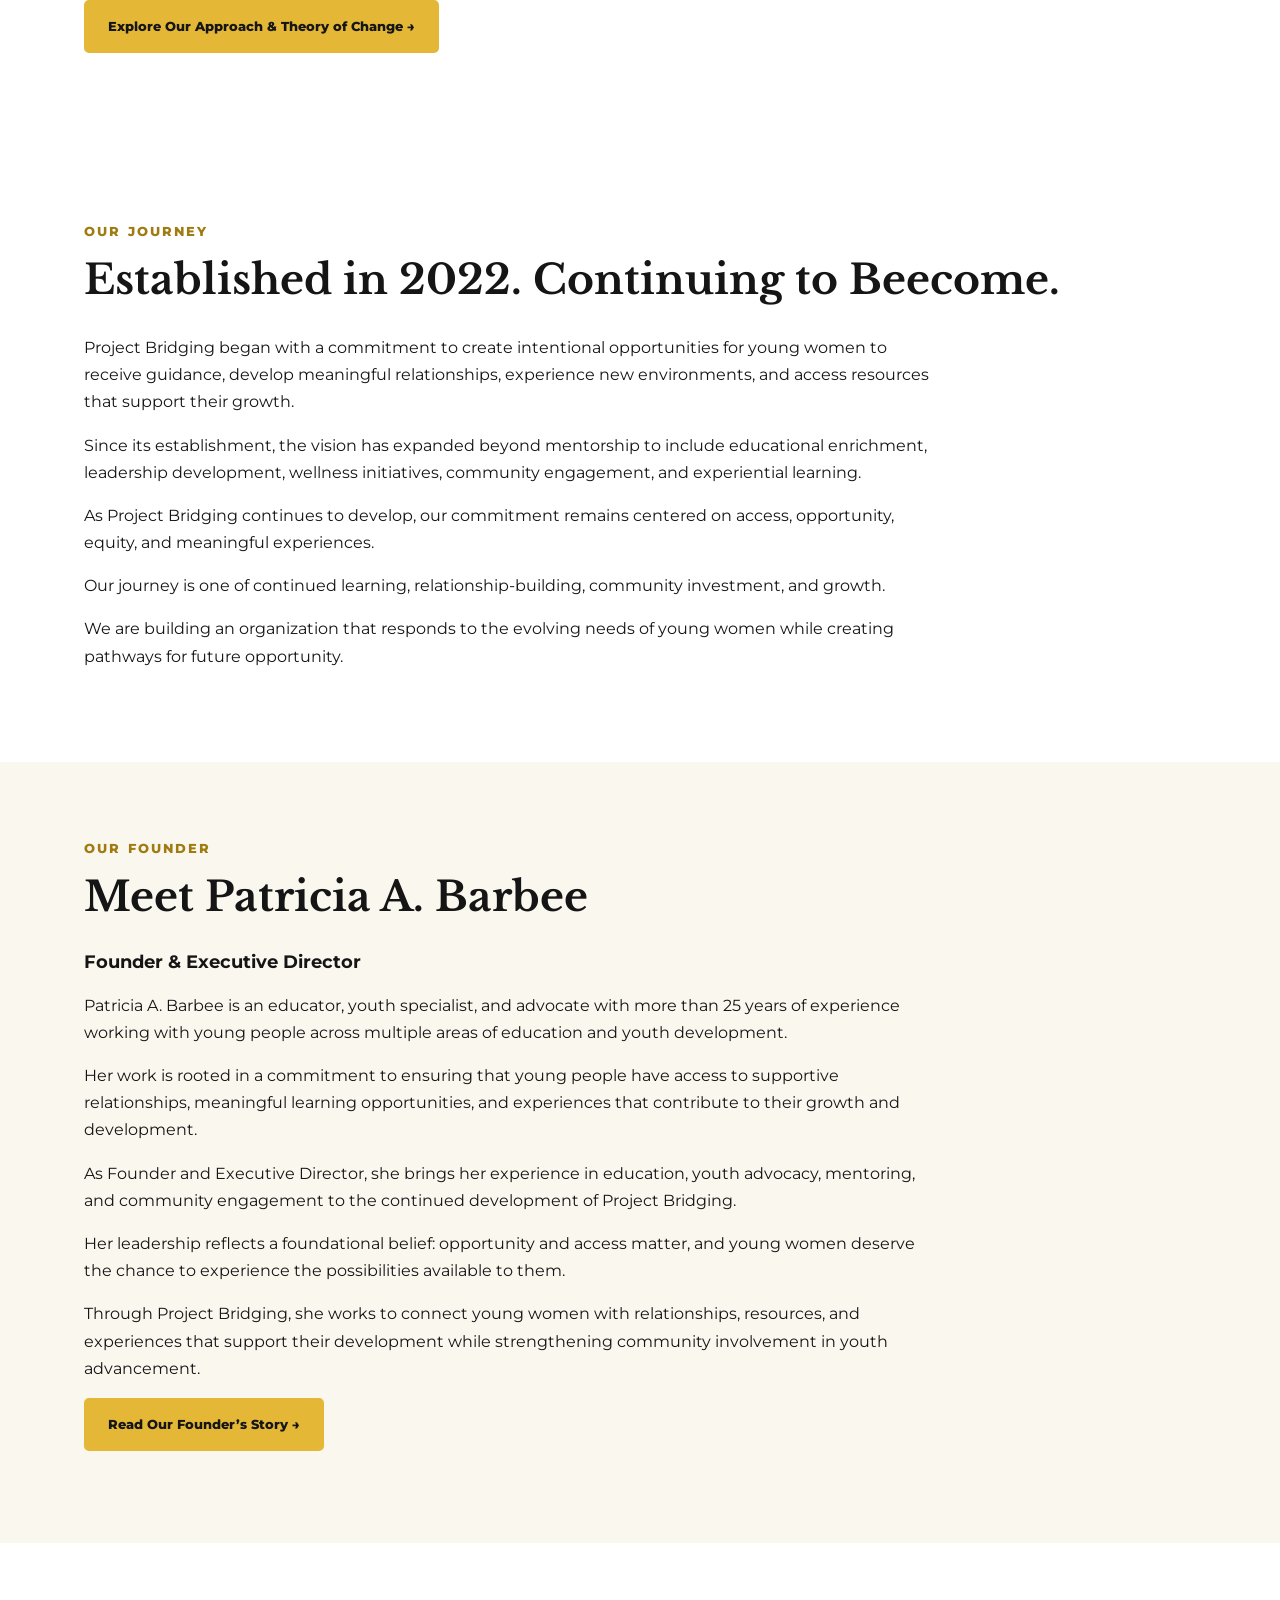
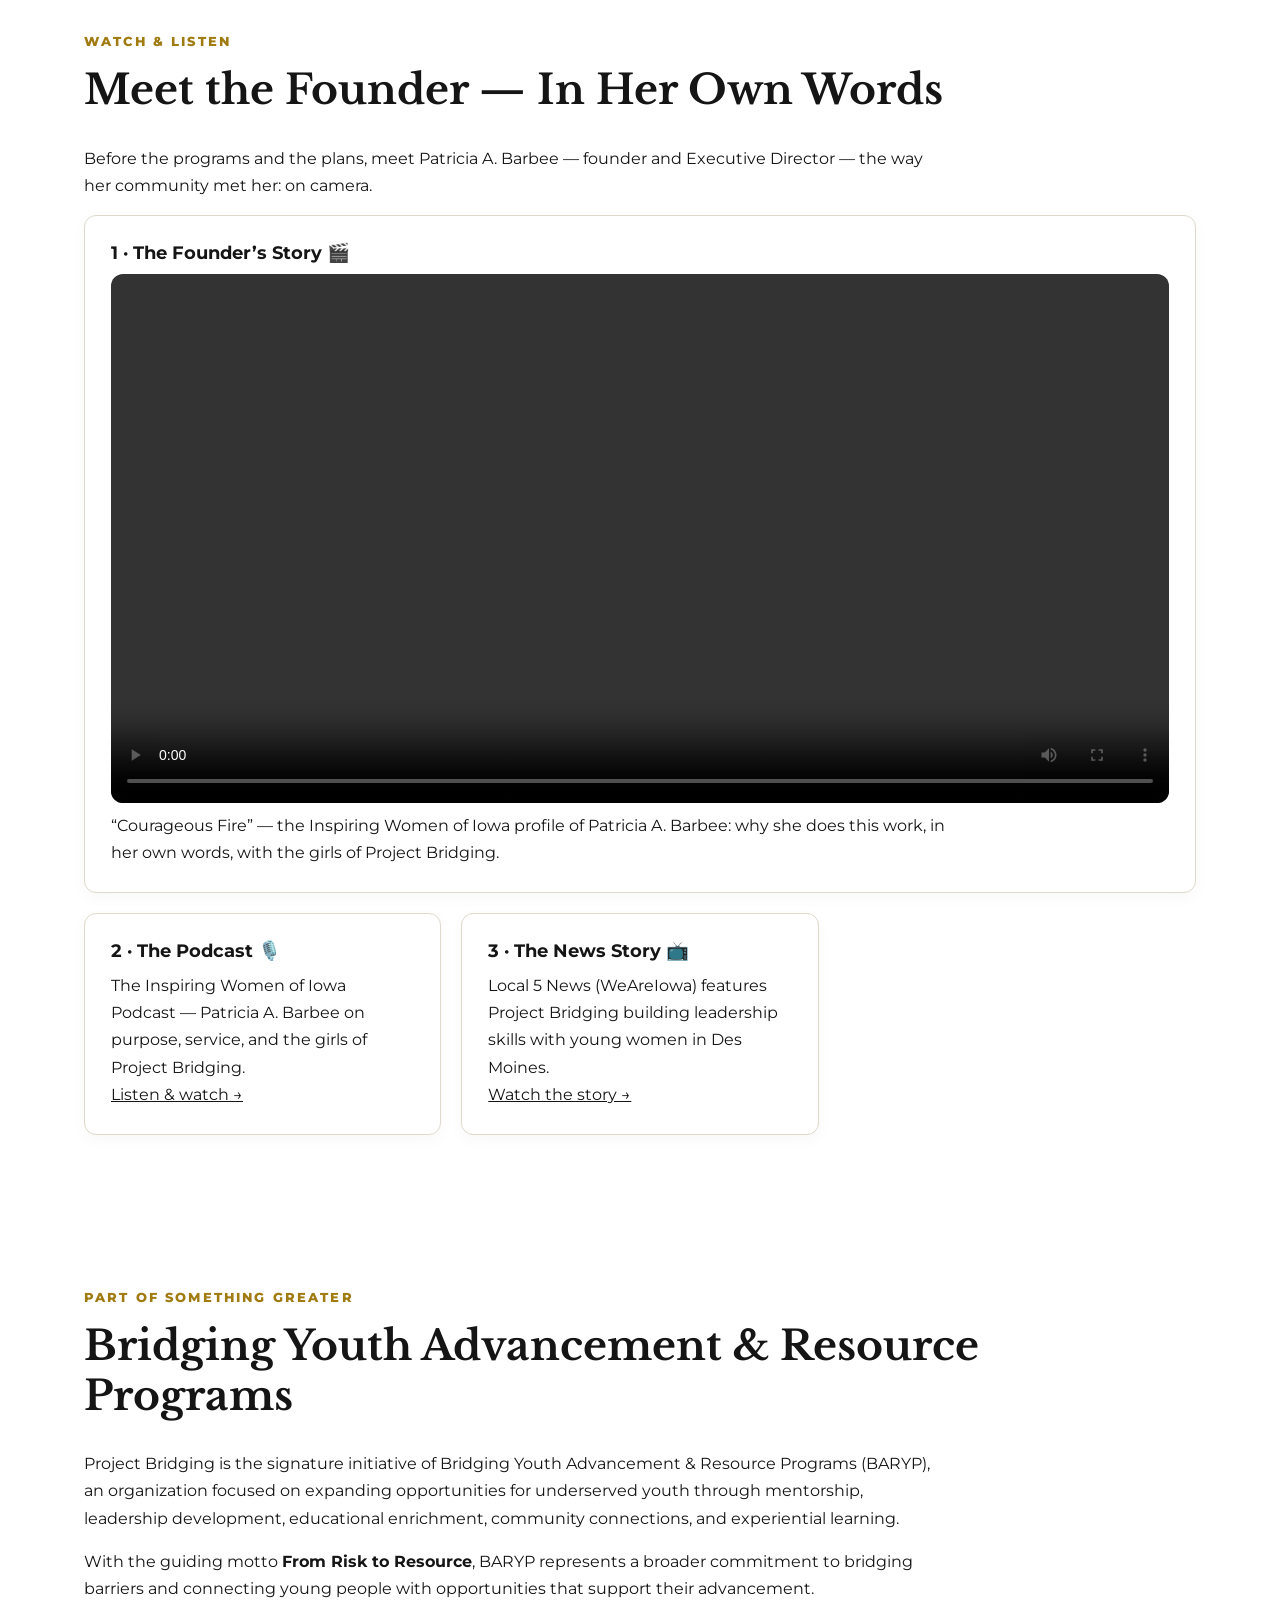
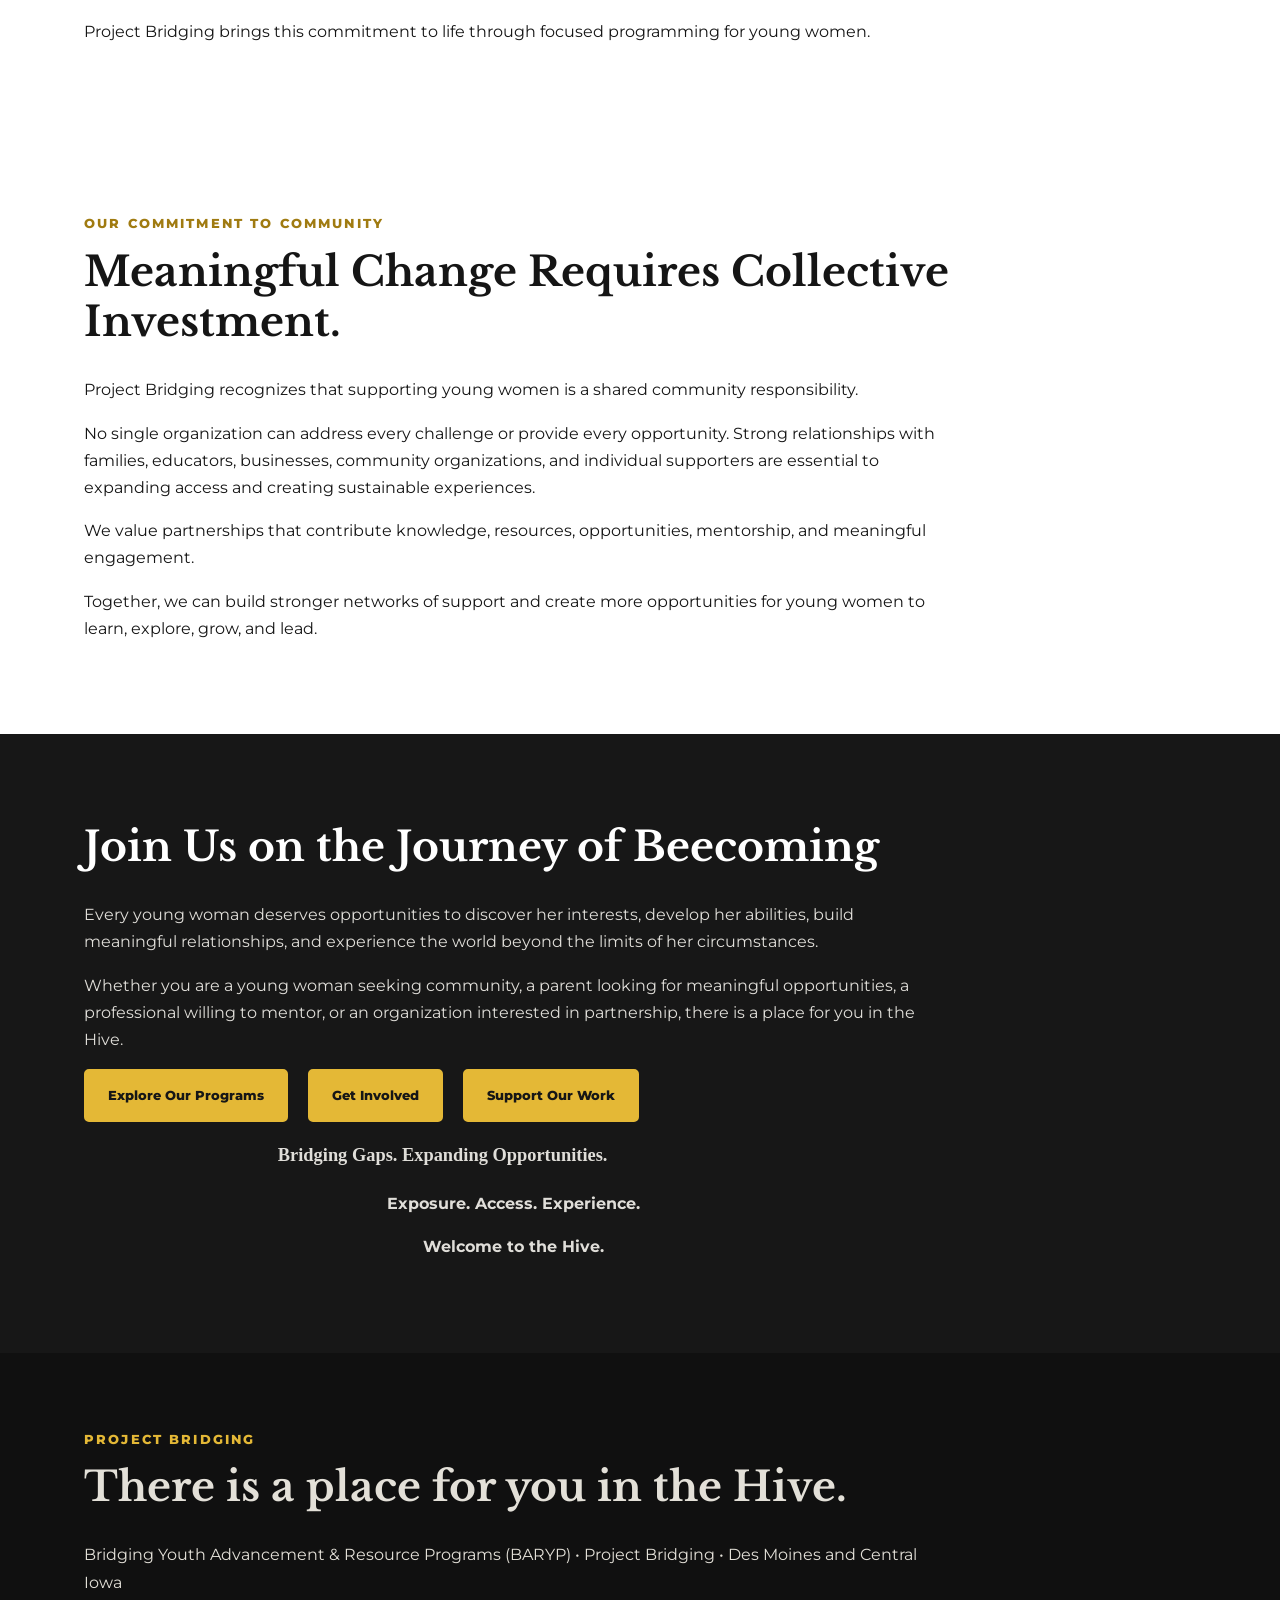
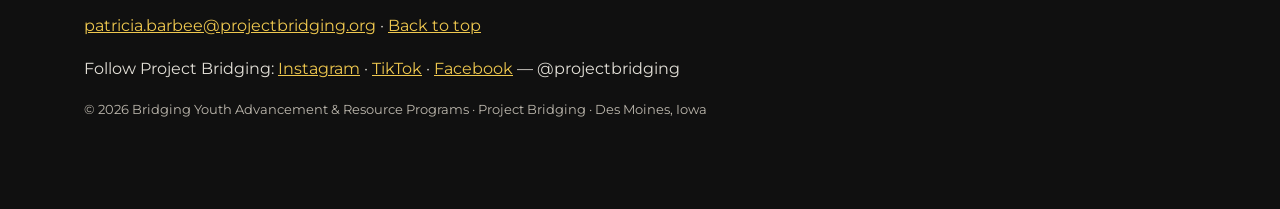
<file: about.html>
<!DOCTYPE html>
<html lang="en"><head><meta charset="UTF-8"><link rel="icon" type="image/png" href="logo.png"><meta name="viewport" content="width=device-width, initial-scale=1"><meta name="description" content="The story, mission, values, founder, and leadership of Project Bridging — a youth development and empowerment program in Des Moines, Iowa."><title>About Us | Project Bridging</title><style>
@import url('https://fonts.googleapis.com/css2?family=Libre+Baskerville:wght@400;700&family=Montserrat:wght@400;500;600;700;800&display=swap');
:root{--gold:#e4b836;--black:#151515;--cream:#faf7ef;--muted:#5f5b53}*{box-sizing:border-box}html{scroll-behavior:smooth}body{margin:0;color:var(--black);font-family:Montserrat,Arial,sans-serif;line-height:1.7}h1,h2,h3{line-height:1.23}h1,h2{font-family:'Libre Baskerville',Georgia,serif}h1{font-size:clamp(2.6rem,5.6vw,5.5rem);margin:.3em 0}h2{font-size:clamp(1.9rem,3.2vw,3.2rem);margin:.3em 0 .7em}h3{font-size:1.15rem}p{max-width:78ch}a{color:inherit}header{background:#111;color:white;position:sticky;top:0;z-index:4;border-bottom:2px solid var(--gold)}.nav{max-width:1200px;margin:auto;display:flex;justify-content:space-between;align-items:center;gap:20px;padding:14px 24px}.brand{font-weight:800;letter-spacing:.1em;text-decoration:none;color:var(--gold);line-height:1.1}.brand span{display:block;font-size:.68rem;color:#fff;letter-spacing:.15em;margin-top:5px}.navlinks{display:flex;gap:18px;flex-wrap:wrap;align-items:center}.navlinks a{font-size:.78rem;text-decoration:none;font-weight:700}.navlinks a:hover{color:var(--gold)}.btn{display:inline-flex;align-items:center;justify-content:center;padding:13px 22px;background:var(--gold);color:#161616;font-size:.84rem;font-weight:800;border-radius:5px;text-decoration:none;border:2px solid var(--gold);cursor:pointer}.btn.outline{background:transparent;border-color:currentColor;color:inherit}.btn:hover{filter:brightness(.92)}.hero{background:linear-gradient(115deg,#121212 25%,#282415 100%);color:white;min-height:580px;display:flex;align-items:center}.wrap{max-width:1160px;padding:76px 24px;margin:auto}.hero .wrap{width:100%}.eyebrow{font-weight:800;font-size:.79rem;letter-spacing:.17em;text-transform:uppercase;color:#a07b11}.hero .eyebrow{color:var(--gold)}.lead{font-size:1.18rem;max-width:720px}.hero p{color:#e8e5dc}.actions{display:flex;gap:20px;flex-wrap:wrap;margin-top:28px}.hero .btn.outline{color:white}.gold{color:var(--gold)}.cream{background:var(--cream)}.dark{background:#171717;color:#fff}.dark p{color:#e0ded9}.grid{display:grid;grid-template-columns:repeat(3,minmax(0,1fr));gap:20px}.grid.two{grid-template-columns:repeat(2,minmax(0,1fr))}.card{background:#fff;border:1px solid #ded9cb;border-radius:12px;padding:26px;box-shadow:0 5px 16px rgba(0,0,0,.03)}.dark .card{background:#242424;border-color:#48402b}.card h3{margin:0 0 9px}.card p{margin:0}.number{font-size:2rem;color:#bc911b;font-weight:800}.separator{height:4px;width:64px;background:var(--gold);margin:22px 0}.steps{counter-reset:step}.step{padding:22px 0;border-bottom:1px solid #ddd7c9;display:grid;grid-template-columns:65px 1fr;gap:15px}.step:before{counter-increment:step;content:counter(step,decimal-leading-zero);color:#aa7d00;font-size:1.6rem;font-weight:800}.step h3{margin:0}.step p{margin:.3em 0}.cols{columns:2;column-gap:45px}.cols>div{break-inside:avoid;margin-bottom:25px}.callout{border-left:5px solid var(--gold);padding:22px 25px;background:#f3ecd8;margin:28px 0;font-weight:600}.dark .callout{color:#151515}.small{font-size:.82rem;color:var(--muted)}.tag{font-size:.74rem;display:inline-block;font-weight:800;letter-spacing:.08em;text-transform:uppercase;color:#8f6e12}.quote{font:700 clamp(1.3rem,2.5vw,2rem)/1.5 'Libre Baskerville',Georgia,serif}.notice{background:#fff5da;padding:15px 18px;border-radius:8px;border:1px solid #e6cc7b;margin-top:15px}.faq details{border-bottom:1px solid #ded8cd;padding:18px 0}.faq summary{font-weight:800;cursor:pointer}.faq p{margin:12px 0 0}.footer{background:#101010;color:#e3e0d8}.footer a{color:#efc84f}.muted{color:#6b665b}ul{padding-left:22px}li{margin:7px 0}.chips{display:flex;flex-wrap:wrap;gap:8px}.chip{border:1px solid #b18d2a;border-radius:30px;padding:5px 12px;font-size:.8rem;font-weight:700}.menu-toggle{display:none;background:none;border:1px solid #aaa;color:white;padding:8px 10px;border-radius:4px}@media(max-width:900px){.grid{grid-template-columns:repeat(2,minmax(0,1fr))}.navlinks{gap:10px}.navlinks a{font-size:.7rem}}@media(max-width:700px){.nav{align-items:flex-start}.menu-toggle{display:block}.navlinks{display:none;position:absolute;top:68px;left:0;right:0;background:#161616;padding:22px;flex-direction:column;align-items:flex-start}.navlinks.open{display:flex}.grid,.grid.two{grid-template-columns:1fr}.cols{columns:1}.wrap{padding:55px 20px}.hero{min-height:570px}.step{grid-template-columns:47px 1fr}.navlinks a{font-size:.9rem}}
.hub-grid{display:grid;grid-template-columns:repeat(2,1fr);gap:14px;margin-top:34px}.hub-btn{display:flex;align-items:center;gap:14px;background:#fff;border:1px solid #e6e2d9;border-left:5px solid #e4b836;padding:18px 22px;transition:.2s;color:inherit;text-decoration:none}.hub-btn:hover{transform:translateY(-1px);border-color:#e4b836;box-shadow:0 4px 14px rgba(0,0,0,.08)}.hub-btn .ic{font-size:1.5rem;line-height:1}.hub-btn strong{display:block;font-size:1rem}.hub-btn span{font-size:.83rem;color:#5f5b53}@media(max-width:620px){.hub-grid{grid-template-columns:1fr}}.brand{display:flex;align-items:center;gap:12px}.brand img{height:54px;width:auto;background:#fff;border-radius:10px;padding:4px}.brand-text{display:flex;flex-direction:column;line-height:1.15}.hero-logo{display:block;width:200px;max-width:62vw;height:auto;background:#fff;border-radius:18px;padding:10px;margin:0 auto 20px}.footer-logo{height:92px;width:auto;background:#fff;border-radius:14px;padding:6px;margin-bottom:14px}
/* Content buttons: left-aligned, wider spacing (Patsy, Nov 5 2026) */
main p:has(>.btn){text-align:left!important}
main p .btn+.btn{margin-left:16px}
.actions{gap:20px}
.links{display:flex;gap:20px;flex-wrap:wrap;justify-content:flex-start;align-items:center}
</style></head>
<body>
<header><nav class="nav" aria-label="Primary navigation"><a class="brand" href="index.html"><img src="logo.png" alt="Project Bridging logo"><span class="brand-text">PROJECT BRIDGING<span>WELCOME TO THE HIVE • EST. 2022</span></span></a><button class="menu-toggle" aria-label="Toggle navigation" aria-expanded="false" onclick="const n=document.getElementById('navlinks');n.classList.toggle('open');this.setAttribute('aria-expanded',n.classList.contains('open'))">☰ Menu</button><div id="navlinks" class="navlinks"><a href="index.html">Home</a><a href="about.html">About Us</a><a href="our-approach.html">Our Approach</a><a href="programs.html">Our Programs</a><a href="get-involved.html">Get Involved</a><a href="events.html">Events &amp; News</a><a href="contact.html">Contact</a><a href="give.html" class="btn">Give</a></div></nav></header>
<main>
<section class="hero"><div class="wrap"><div class="eyebrow">About Us</div><h1>Bridging Gaps. <span class="accent">Expanding Opportunities.</span></h1><p class="lede">Exposure. Access. Experience.</p></div></section>
<section><div class="wrap"><div class="eyebrow">Who We Are</div><p>Established in 2022, Project Bridging is the signature youth development initiative of Bridging Youth Advancement &amp; Resource Programs (BARYP), serving young women in Des Moines and surrounding communities.</p><p>Project Bridging is a community-centered youth development program that brings together young women, mentors, families, educators, and community partners to create meaningful opportunities for growth, connection, and exploration.</p><p>We recognize that young women experience important physical, emotional, social, and intellectual changes throughout childhood and adolescence. During these critical stages of development, consistent guidance, supportive relationships, access to resources, and meaningful experiences can make a lasting difference.</p><p>Our work extends beyond traditional mentorship by connecting education, leadership, wellness, advocacy, cultural enrichment, community engagement, and experiential learning.</p><p>Through these connections, we create spaces where young women can discover who they are, build relationships, explore their interests, develop new skills, and experience opportunities beyond their everyday environments.</p><p>We believe young women deserve more than encouragement. They deserve access to opportunities that allow them to explore what’s possible.</p></div></section>
<section class="dark"><div class="wrap"><div class="eyebrow">Our Mission</div><blockquote style="border-left:4px solid var(--gold);margin:.4rem 0 1rem;padding:.4rem 0 .4rem 1rem;font-family:Georgia,serif;font-size:1.1rem;line-height:1.55">Project Bridging empowers underserved, underrepresented, and under-resourced young women by expanding equitable access to opportunities, resources, relationships, and transformative experiences.</blockquote><div class="eyebrow">Our Vision</div><blockquote style="border-left:4px solid var(--gold);margin:.4rem 0 1rem;padding:.4rem 0 .4rem 1rem;font-family:Georgia,serif;font-size:1.1rem;line-height:1.55">We envision communities where every young woman has equitable access to the relationships, resources, education, and experiences needed to thrive, pursue her aspirations, exercise leadership, and contribute to meaningful change.</blockquote></div></section>
<section><div class="wrap"><div class="eyebrow">Our Purpose</div><h2>Why Project Bridging Exists</h2><p>Project Bridging was established in response to the gaps and barriers that can limit young women’s access to meaningful developmental opportunities.</p><p>We recognize that not every young woman has the same access to mentorship, educational enrichment, supportive networks, cultural experiences, leadership opportunities, or resources.</p><p>For some, these barriers are financial. For others, they involve transportation, limited exposure, social inequities, family circumstances, or a lack of connections to people and places that can open doors.</p><p>We also understand that young women are navigating these circumstances while developing their identities, relationships, confidence, independence, and understanding of the world.</p><p>Project Bridging exists to help close the distance between where young women are and the opportunities available to them.</p><p>Our purpose is not to define who young women should become. It is to provide the guidance, relationships, resources, and experiences that allow them to explore their possibilities and make informed choices about their lives and futures.</p></div></section>
<section class="soft"><div class="wrap"><div class="eyebrow">What We Believe</div><h2>Opportunity and Access Matter.</h2><p>We believe a young woman’s circumstances should not determine the limits of her opportunities.</p><p>We believe that relationships matter, representation matters, experiences matter, and young women deserve environments where their voices are valued.</p><p>We believe that growth requires more than information. It requires opportunities to participate, apply knowledge, explore different environments, build connections, and gain meaningful experiences.</p><p>We believe that young women should not only be included in conversations about their lives and communities. They should have opportunities to shape decisions and lead change.</p><p>And we believe that investing in young women is an investment in the strength and future of our communities.</p></div></section>
<section><div class="wrap"><div class="eyebrow">The Project Bridging Community</div><h2>Welcome to the Hive</h2><p>At Project Bridging, we call our community The Hive.</p><p>The Hive represents connection, sisterhood, shared responsibility, collective growth, and belonging.</p><p>It is a place where young women can develop meaningful relationships, learn from one another, access supportive adults, and participate in experiences that strengthen their sense of identity and community.</p><p><strong>Our community includes:</strong></p><div class="grid"><div class="card"><h3>Mentees</h3><p>Young women discovering their voices, developing skills, exploring interests, and practicing leadership.</p></div><div class="card"><h3>Mentors</h3><p>Trusted adults offering guidance, encouragement, perspective, and consistent support.</p></div><div class="card"><h3>Families</h3><p>Parents and caregivers who contribute to a young woman’s growth, stability, and participation.</p></div><div class="card"><h3>Volunteers</h3><p>Individuals sharing their time, knowledge, skills, and experiences.</p></div><div class="card"><h3>Community Partners</h3><p>Organizations, businesses, educators, and professionals who help expand access to resources and opportunities.</p></div><div class="card"><h3>Supporters and Sponsors</h3><p>Individuals and organizations investing in meaningful youth development experiences.</p></div></div><p>Together, we create a network of relationships and opportunities that extends beyond any single program or activity.</p><p><strong>The Hive is where connection becomes community and opportunity becomes experience.</strong></p></div></section>
<section class="cream"><div class="wrap"><div class="eyebrow">Our Core Values</div><h2>The Principles That Guide Our Work</h2><div class="grid"><div class="card"><h3>Empowerment</h3><p>We support young women in developing the confidence, knowledge, skills, and agency to make informed decisions and advocate for themselves.</p></div><div class="card"><h3>Equity</h3><p>We recognize that young women face different circumstances and barriers. We work to expand access and reduce obstacles to participation.</p></div><div class="card"><h3>Leadership</h3><p>We create opportunities for young women to exercise their voices, accept responsibility, make decisions, and contribute to positive change.</p></div><div class="card"><h3>Sisterhood &amp; Belonging</h3><p>We cultivate supportive relationships, meaningful connections, mutual respect, and a sense of community.</p></div><div class="card"><h3>Character &amp; Accountability</h3><p>We emphasize integrity, responsibility, respect, self-awareness, and the importance of choices and actions.</p></div><div class="card"><h3>Resilience</h3><p>We encourage young women to develop healthy coping skills, navigate challenges, learn from experiences, and continue growing.</p></div><div class="card"><h3>Cultural Pride</h3><p>We affirm identity, celebrate diverse histories and experiences, and create learning environments where representation and cultural understanding matter.</p></div><div class="card"><h3>Community &amp; Service</h3><p>We encourage young women to recognize their connection to others and participate in efforts that strengthen their communities.</p></div></div></div></section>
<section><div class="wrap"><div class="eyebrow">Our Foundation</div><h2>Character. Leadership. Service.</h2><p>Three foundational principles help shape Project Bridging’s identity and expectations.</p><div class="grid"><div class="card"><h3>Α — Alpha | Character</h3><p>Character is reflected in our values, decisions, relationships, actions, and responsibilities.</p><p>We encourage young women to develop integrity, self-respect, accountability, and an understanding of how their choices affect themselves and others.</p></div><div class="card"><h3>Λ — Lambda | Leadership</h3><p>Leadership begins with self-awareness and grows through responsibility, communication, collaboration, and action.</p><p>We believe young women should have meaningful opportunities to practice leadership rather than simply learn about it.</p></div><div class="card"><h3>Σ — Sigma | Service</h3><p>Service connects individual growth to collective responsibility.</p><p>We encourage young women to recognize community needs, contribute their skills and perspectives, and participate in activities that benefit others.</p></div></div><p style="text-align:center;font-family:Georgia,serif;font-size:1.2rem"><strong>Α + Λ + Σ = IMPACT</strong></p><p>Together, character, leadership, and service represent our commitment to developing young women who are prepared to contribute meaningfully to their communities.</p></div></section>
<section class="soft"><div class="wrap"><div class="eyebrow">Our Approach</div><h2>Developing the Whole Young Woman</h2><p>A young woman’s growth is influenced by the relationships, environments, resources, opportunities, and experiences surrounding her.</p><p>For this reason, Project Bridging takes an intentional, whole-person approach to youth development.</p><p>We recognize the importance of supporting young women during critical stages of growth while addressing the barriers that may affect their ability to participate, learn, and pursue opportunities.</p><p><strong>Our work is guided by a developmental pathway:</strong></p><blockquote style="border-left:4px solid var(--gold);margin:.4rem 0 1rem;padding:.4rem 0 .4rem 1rem;font-family:Georgia,serif;font-size:1.1rem;line-height:1.55">Access → Belonging → Empowerment → Leadership → Community Impact</blockquote><p>This pathway reflects our belief that when young women gain access to meaningful opportunities, develop supportive relationships, strengthen their knowledge and confidence, and practice leadership, they are better positioned to contribute to their communities and shape their futures.</p><p>Our approach is grounded in seven connected areas of support and opportunity that consider the whole young woman, not simply one part of her life.</p><p><a class="btn" href="our-approach.html">Explore Our Approach &amp; Theory of Change →</a></p></div></section>
<section><div class="wrap"><div class="eyebrow">Our Journey</div><h2>Established in 2022. Continuing to Beecome.</h2><p>Project Bridging began with a commitment to create intentional opportunities for young women to receive guidance, develop meaningful relationships, experience new environments, and access resources that support their growth.</p><p>Since its establishment, the vision has expanded beyond mentorship to include educational enrichment, leadership development, wellness initiatives, community engagement, and experiential learning.</p><p>As Project Bridging continues to develop, our commitment remains centered on access, opportunity, equity, and meaningful experiences.</p><p>Our journey is one of continued learning, relationship-building, community investment, and growth.</p><p>We are building an organization that responds to the evolving needs of young women while creating pathways for future opportunity.</p></div></section>
<section class="cream"><div class="wrap"><div class="eyebrow">Our Founder</div><h2>Meet Patricia A. Barbee</h2><h3>Founder &amp; Executive Director</h3><p>Patricia A. Barbee is an educator, youth specialist, and advocate with more than 25 years of experience working with young people across multiple areas of education and youth development.</p><p>Her work is rooted in a commitment to ensuring that young people have access to supportive relationships, meaningful learning opportunities, and experiences that contribute to their growth and development.</p><p>As Founder and Executive Director, she brings her experience in education, youth advocacy, mentoring, and community engagement to the continued development of Project Bridging.</p><p>Her leadership reflects a foundational belief: opportunity and access matter, and young women deserve the chance to experience the possibilities available to them.</p><p>Through Project Bridging, she works to connect young women with relationships, resources, and experiences that support their development while strengthening community involvement in youth advancement.</p><p><a class="btn" href="#meet-the-founder">Read Our Founder’s Story →</a></p></div></section>
<section id="meet-the-founder"><div class="wrap"><p class="eyebrow">Watch &amp; Listen</p><h2>Meet the Founder — In Her Own Words</h2><p class="lede">Before the programs and the plans, meet Patricia A. Barbee — founder and Executive Director — the way her community met her: on camera.</p><div class="grid"><article class="card" style="grid-column:1/-1"><h3>1 · The Founder’s Story 🎬</h3><video controls preload="metadata" playsinline src="founder-video.mp4" style="width:100%;border-radius:12px;display:block;margin:.4rem 0 .6rem"></video><p>“Courageous Fire” — the Inspiring Women of Iowa profile of Patricia A. Barbee: why she does this work, in her own words, with the girls of Project Bridging.</p></article><article class="card"><h3>2 · The Podcast 🎙️</h3><p>The Inspiring Women of Iowa Podcast — Patricia A. Barbee on purpose, service, and the girls of Project Bridging.</p><p><a href="https://tr.ee/HI_UeDrInt">Listen &amp; watch →</a></p></article><article class="card"><h3>3 · The News Story 📺</h3><p>Local 5 News (WeAreIowa) features Project Bridging building leadership skills with young women in Des Moines.</p><p><a href="https://www.weareiowa.com/video/news/community/project-bridging-to-builds-leadership-skills-with-at-risk-young-women/524-d6acfb98-375f-4278-8820-97b813ef0d6f">Watch the story →</a></p></article></div></div></section>
<section><div class="wrap"><div class="eyebrow">Part of Something Greater</div><h2>Bridging Youth Advancement &amp; Resource Programs</h2><p>Project Bridging is the signature initiative of Bridging Youth Advancement &amp; Resource Programs (BARYP), an organization focused on expanding opportunities for underserved youth through mentorship, leadership development, educational enrichment, community connections, and experiential learning.</p><p>With the guiding motto <strong>From Risk to Resource</strong>, BARYP represents a broader commitment to bridging barriers and connecting young people with opportunities that support their advancement.</p><p>Project Bridging brings this commitment to life through focused programming for young women.</p></div></section>
<section class="soft"><div class="wrap"><div class="eyebrow">Our Commitment to Community</div><h2>Meaningful Change Requires Collective Investment.</h2><p>Project Bridging recognizes that supporting young women is a shared community responsibility.</p><p>No single organization can address every challenge or provide every opportunity. Strong relationships with families, educators, businesses, community organizations, and individual supporters are essential to expanding access and creating sustainable experiences.</p><p>We value partnerships that contribute knowledge, resources, opportunities, mentorship, and meaningful engagement.</p><p>Together, we can build stronger networks of support and create more opportunities for young women to learn, explore, grow, and lead.</p></div></section>
<section class="dark"><div class="wrap"><h2>Join Us on the Journey of Beecoming</h2><p>Every young woman deserves opportunities to discover her interests, develop her abilities, build meaningful relationships, and experience the world beyond the limits of her circumstances.</p><p>Whether you are a young woman seeking community, a parent looking for meaningful opportunities, a professional willing to mentor, or an organization interested in partnership, there is a place for you in the Hive.</p><p style="text-align:center"><a class="btn" href="programs.html">Explore Our Programs</a> <a class="btn alt" href="get-involved.html">Get Involved</a> <a class="btn" href="give.html">Support Our Work</a></p><p style="text-align:center;font-family:Georgia,serif;font-size:1.15rem"><strong>Bridging Gaps. Expanding Opportunities.</strong></p><p style="text-align:center"><strong>Exposure. Access. Experience.</strong></p><p style="text-align:center"><strong>Welcome to the Hive.</strong></p></div></section>
</main>
<footer class="footer"><div class="wrap"><div class="eyebrow gold">Project Bridging</div><h2>There is a place for you in the Hive.</h2><p>Bridging Youth Advancement &amp; Resource Programs (BARYP) • Project Bridging • Des Moines and Central Iowa</p><p><a href="mailto:patricia.barbee@projectbridging.org">patricia.barbee@projectbridging.org</a> · <a href="#home">Back to top</a></p><p>Follow Project Bridging: <a href="https://www.instagram.com/projectbridging/">Instagram</a> · <a href="https://www.tiktok.com/@projectbridging">TikTok</a> · <a href="https://www.facebook.com/projectbridging">Facebook</a> — @projectbridging</p><p class="small" style="color:#bdb8ae">© 2026 Bridging Youth Advancement &amp; Resource Programs · Project Bridging · Des Moines, Iowa</p></div></footer>
<script>document.querySelectorAll('.navlinks a').forEach(a=>a.addEventListener('click',()=>{const n=document.getElementById('navlinks');n.classList.remove('open');document.querySelector('.menu-toggle').setAttribute('aria-expanded','false')}))</script>
</body></html>
</file>
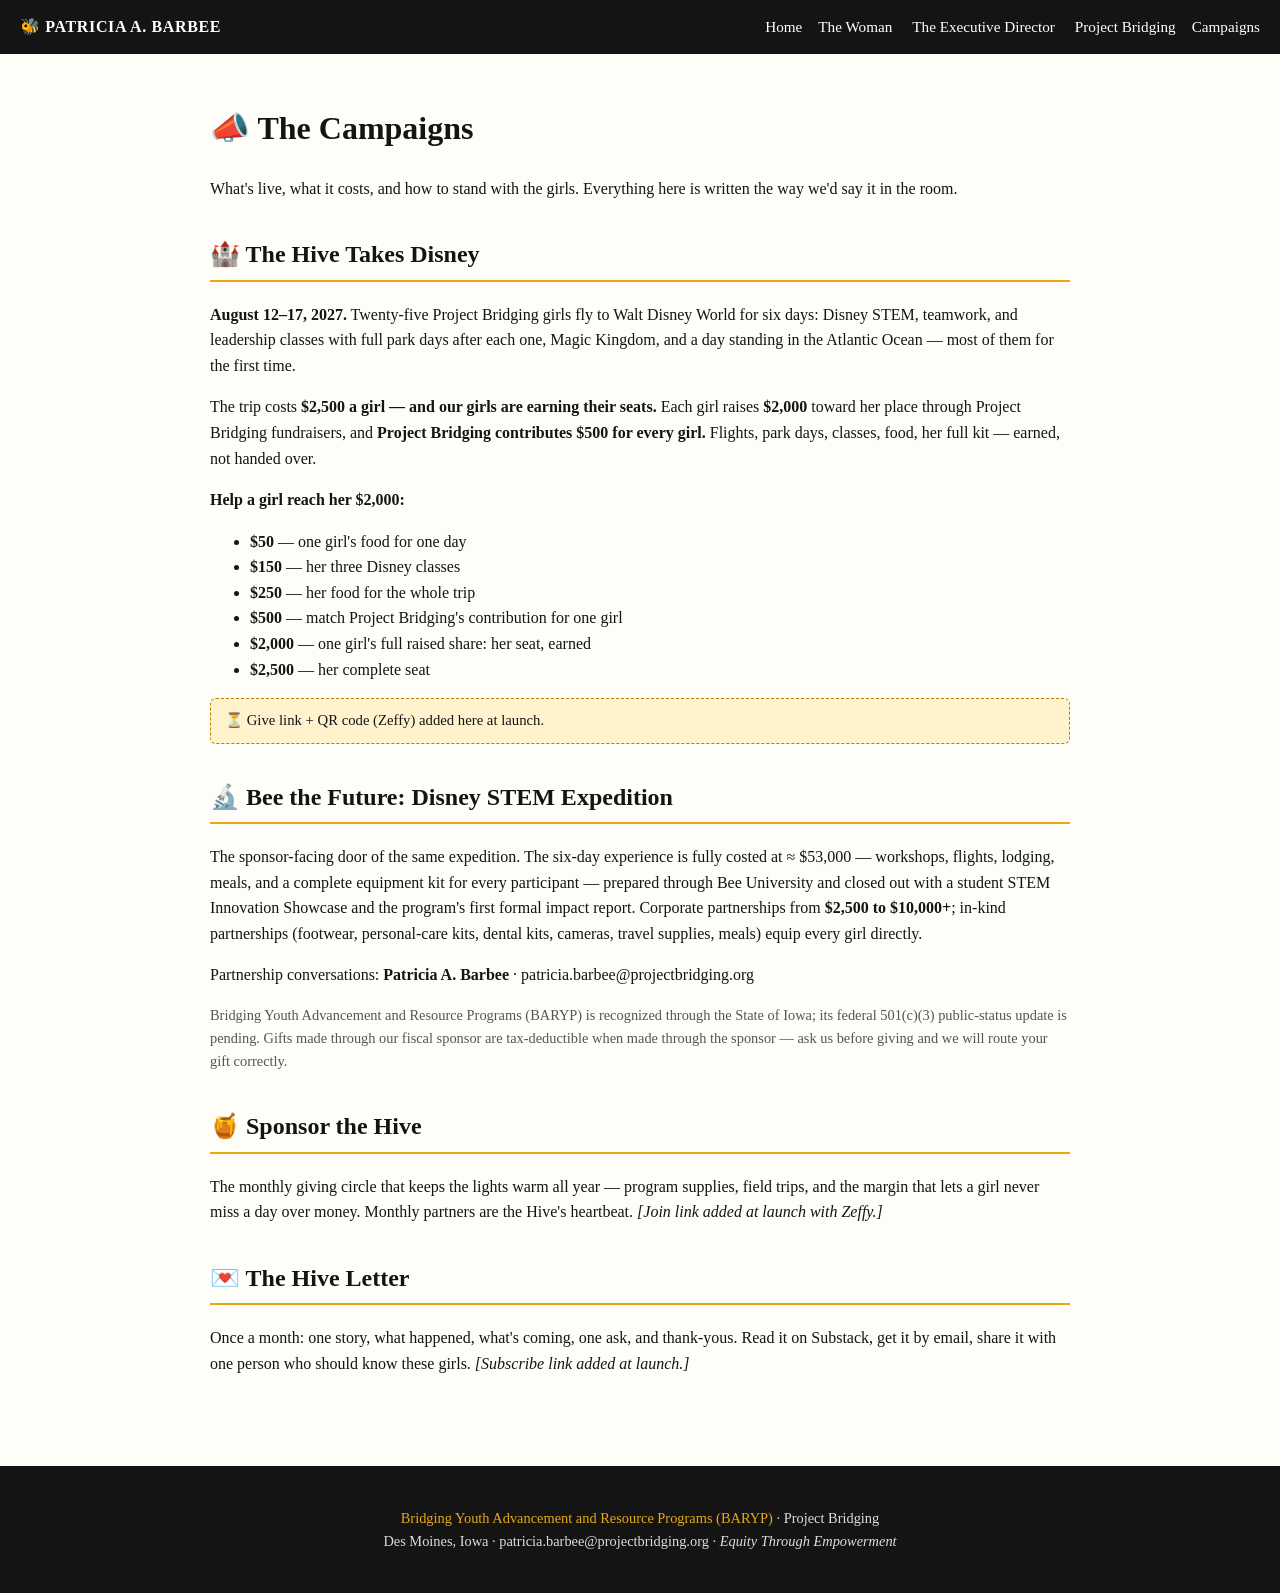
<file: campaigns.html>
<!DOCTYPE html>
<html lang="en">
<head>
<meta charset="UTF-8">
<meta name="viewport" content="width=device-width, initial-scale=1.0">
<title>Campaigns — Patricia A. Barbee</title>
<link rel="stylesheet" href="style.css">
</head>
<body>
<header>
  <div class="brand"><span class="bee">🐝</span> PATRICIA A. BARBEE</div>
  <nav>
    <a href="index.html">Home</a><a href="patricia.html">The Woman</a>
    <a href="executive-director.html">The Executive Director</a>
    <a href="project-bridging.html">Project Bridging</a><a href="campaigns.html">Campaigns</a>
  </nav>
</header>
<div class="wrap">
  <h1>📣 The Campaigns</h1>
  <p>What's live, what it costs, and how to stand with the girls. Everything here is written the way we'd say it in the room.</p>

  <section>
    <h2>🏰 The Hive Takes Disney</h2>
    <p><strong>August 12–17, 2027.</strong> Twenty-five Project Bridging girls fly to Walt Disney World for six days: Disney STEM, teamwork, and leadership classes with full park days after each one, Magic Kingdom, and a day standing in the Atlantic Ocean — most of them for the first time.</p>
    <p>The trip costs <strong>$2,500 a girl — and our girls are earning their seats.</strong> Each girl raises <strong>$2,000</strong> toward her place through Project Bridging fundraisers, and <strong>Project Bridging contributes $500 for every girl.</strong> Flights, park days, classes, food, her full kit — earned, not handed over.</p>
    <p><strong>Help a girl reach her $2,000:</strong></p>
    <ul>
      <li><strong>$50</strong> — one girl's food for one day</li>
      <li><strong>$150</strong> — her three Disney classes</li>
      <li><strong>$250</strong> — her food for the whole trip</li>
      <li><strong>$500</strong> — match Project Bridging's contribution for one girl</li>
      <li><strong>$2,000</strong> — one girl's full raised share: her seat, earned</li>
      <li><strong>$2,500</strong> — her complete seat</li>
    </ul>
    <p class="pending">⏳ Give link + QR code (Zeffy) added here at launch.</p>
  </section>

  <section>
    <h2>🔬 Bee the Future: Disney STEM Expedition</h2>
    <p>The sponsor-facing door of the same expedition. The six-day experience is fully costed at ≈ $53,000 — workshops, flights, lodging, meals, and a complete equipment kit for every participant — prepared through Bee University and closed out with a student STEM Innovation Showcase and the program's first formal impact report. Corporate partnerships from <strong>$2,500 to $10,000+</strong>; in-kind partnerships (footwear, personal-care kits, dental kits, cameras, travel supplies, meals) equip every girl directly.</p>
    <p>Partnership conversations: <strong>Patricia A. Barbee</strong> · patricia.barbee@projectbridging.org</p>
    <p class="small">Bridging Youth Advancement and Resource Programs (BARYP) is recognized through the State of Iowa; its federal 501(c)(3) public-status update is pending. Gifts made through our fiscal sponsor are tax-deductible when made through the sponsor — ask us before giving and we will route your gift correctly.</p>
  </section>

  <section>
    <h2>🍯 Sponsor the Hive</h2>
    <p>The monthly giving circle that keeps the lights warm all year — program supplies, field trips, and the margin that lets a girl never miss a day over money. Monthly partners are the Hive's heartbeat. <em>[Join link added at launch with Zeffy.]</em></p>
  </section>

  <section>
    <h2>💌 The Hive Letter</h2>
    <p>Once a month: one story, what happened, what's coming, one ask, and thank-yous. Read it on Substack, get it by email, share it with one person who should know these girls. <em>[Subscribe link added at launch.]</em></p>
  </section>
</div>
<footer>
  <p><span class="gold">Bridging Youth Advancement and Resource Programs (BARYP)</span> · Project Bridging<br>
  Des Moines, Iowa · patricia.barbee@projectbridging.org · <em>Equity Through Empowerment</em></p>
</footer>
</body>
</html>
</file>
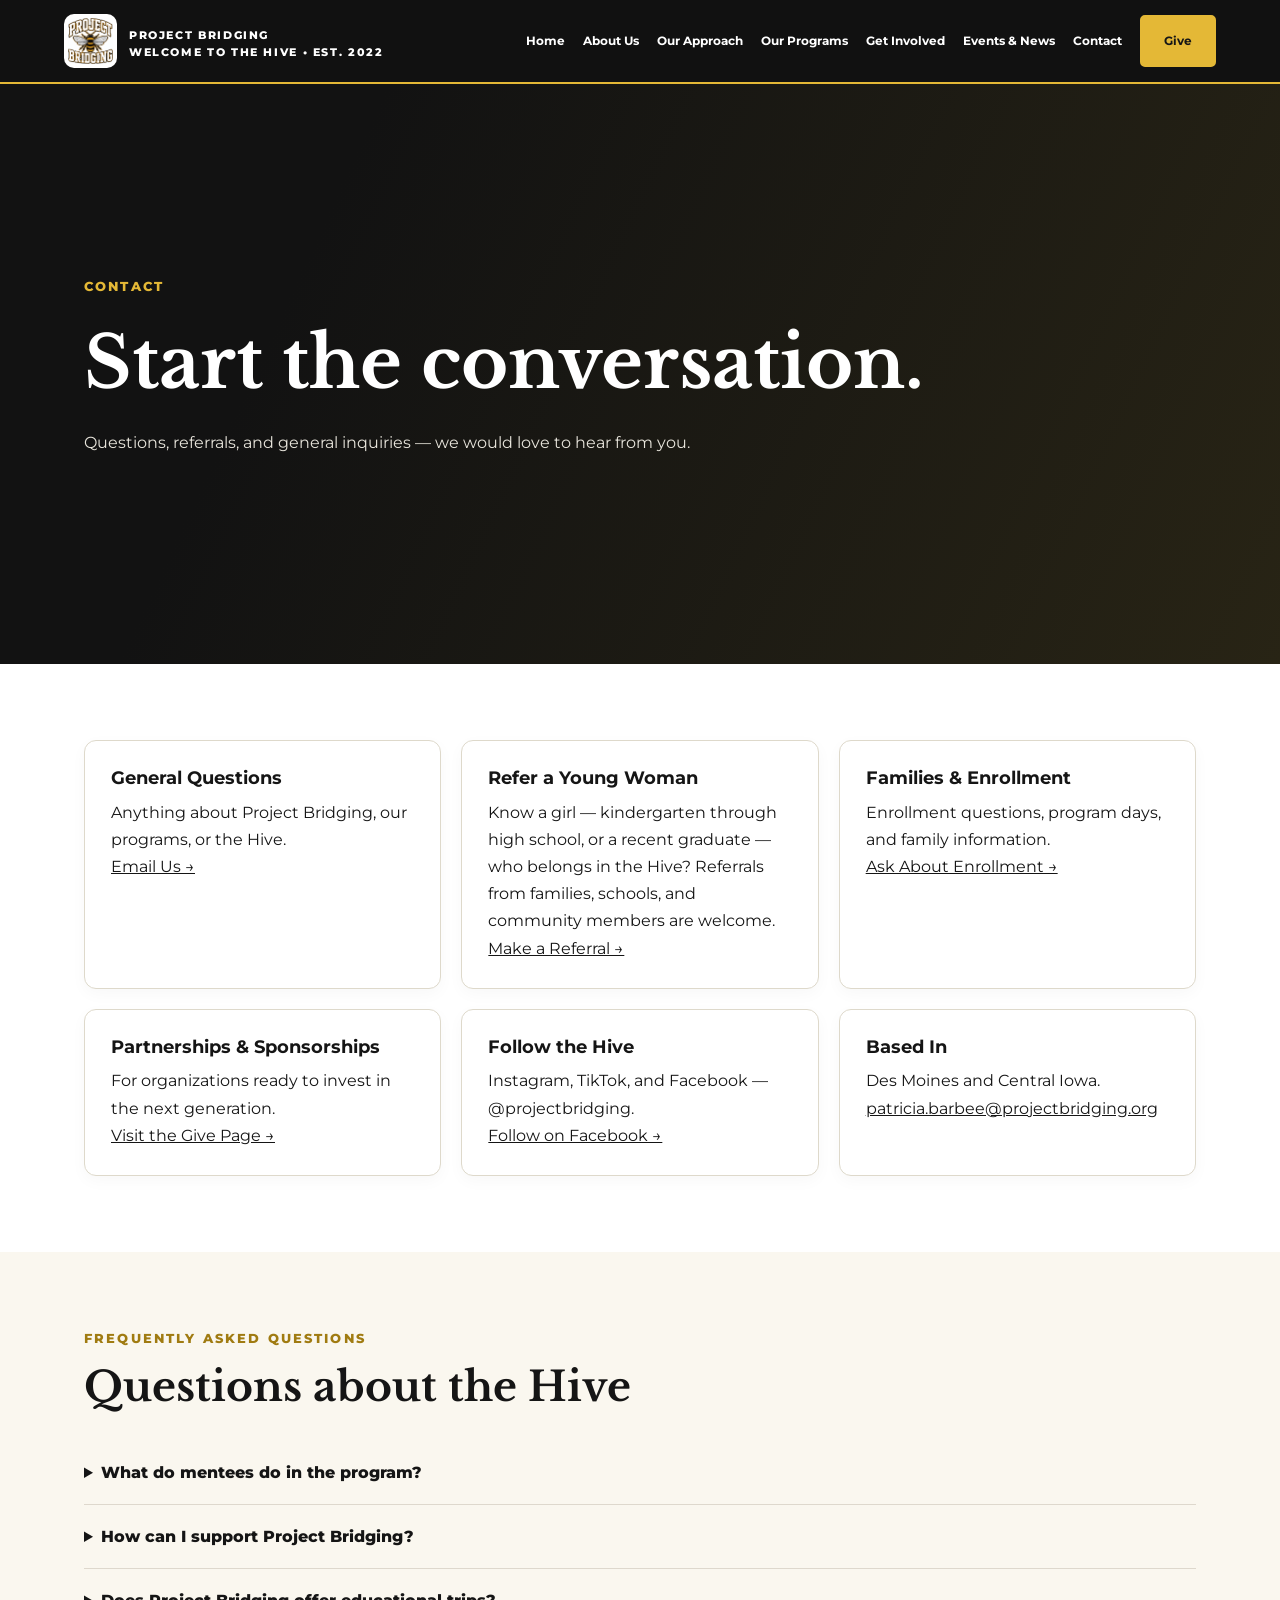
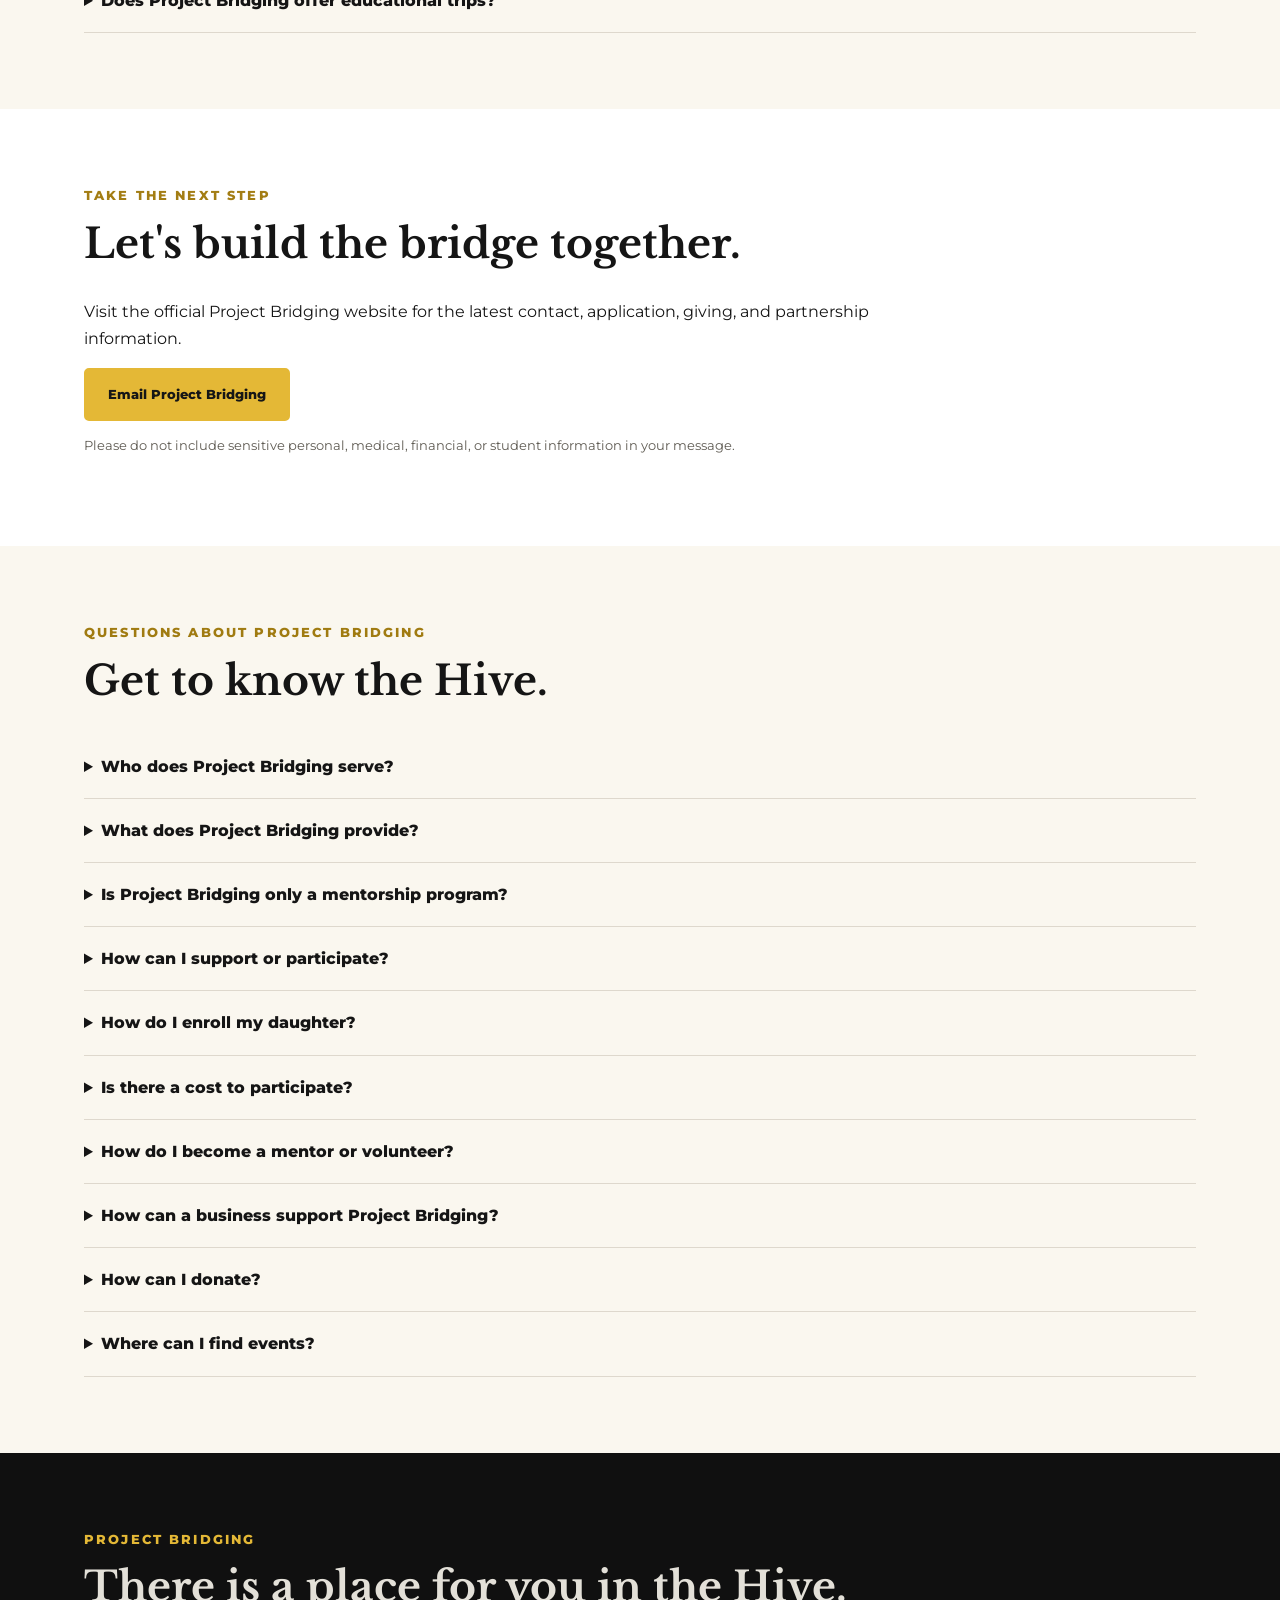
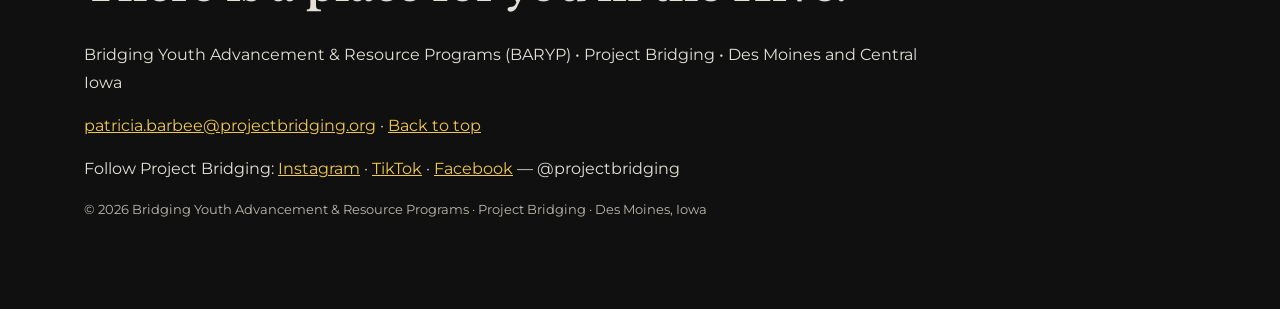
<file: contact.html>
<!DOCTYPE html>
<html lang="en"><head><meta charset="UTF-8"><link rel="icon" type="image/png" href="logo.png"><meta name="viewport" content="width=device-width, initial-scale=1"><meta name="description" content="Contact Project Bridging: questions, referrals, enrollment, and partnership inquiries in Des Moines, Iowa."><title>Contact | Project Bridging</title><style>
@import url('https://fonts.googleapis.com/css2?family=Libre+Baskerville:wght@400;700&family=Montserrat:wght@400;500;600;700;800&display=swap');
:root{--gold:#e4b836;--black:#151515;--cream:#faf7ef;--muted:#5f5b53}*{box-sizing:border-box}html{scroll-behavior:smooth}body{margin:0;color:var(--black);font-family:Montserrat,Arial,sans-serif;line-height:1.7}h1,h2,h3{line-height:1.23}h1,h2{font-family:'Libre Baskerville',Georgia,serif}h1{font-size:clamp(2.6rem,5.6vw,5.5rem);margin:.3em 0}h2{font-size:clamp(1.9rem,3.2vw,3.2rem);margin:.3em 0 .7em}h3{font-size:1.15rem}p{max-width:78ch}a{color:inherit}header{background:#111;color:white;position:sticky;top:0;z-index:4;border-bottom:2px solid var(--gold)}.nav{max-width:1200px;margin:auto;display:flex;justify-content:space-between;align-items:center;gap:20px;padding:14px 24px}.brand{font-weight:800;letter-spacing:.1em;text-decoration:none;color:var(--gold);line-height:1.1}.brand span{display:block;font-size:.68rem;color:#fff;letter-spacing:.15em;margin-top:5px}.navlinks{display:flex;gap:18px;flex-wrap:wrap;align-items:center}.navlinks a{font-size:.78rem;text-decoration:none;font-weight:700}.navlinks a:hover{color:var(--gold)}.btn{display:inline-flex;align-items:center;justify-content:center;padding:13px 22px;background:var(--gold);color:#161616;font-size:.84rem;font-weight:800;border-radius:5px;text-decoration:none;border:2px solid var(--gold);cursor:pointer}.btn.outline{background:transparent;border-color:currentColor;color:inherit}.btn:hover{filter:brightness(.92)}.hero{background:linear-gradient(115deg,#121212 25%,#282415 100%);color:white;min-height:580px;display:flex;align-items:center}.wrap{max-width:1160px;padding:76px 24px;margin:auto}.hero .wrap{width:100%}.eyebrow{font-weight:800;font-size:.79rem;letter-spacing:.17em;text-transform:uppercase;color:#a07b11}.hero .eyebrow{color:var(--gold)}.lead{font-size:1.18rem;max-width:720px}.hero p{color:#e8e5dc}.actions{display:flex;gap:20px;flex-wrap:wrap;margin-top:28px}.hero .btn.outline{color:white}.gold{color:var(--gold)}.cream{background:var(--cream)}.dark{background:#171717;color:#fff}.dark p{color:#e0ded9}.grid{display:grid;grid-template-columns:repeat(3,minmax(0,1fr));gap:20px}.grid.two{grid-template-columns:repeat(2,minmax(0,1fr))}.card{background:#fff;border:1px solid #ded9cb;border-radius:12px;padding:26px;box-shadow:0 5px 16px rgba(0,0,0,.03)}.dark .card{background:#242424;border-color:#48402b}.card h3{margin:0 0 9px}.card p{margin:0}.number{font-size:2rem;color:#bc911b;font-weight:800}.separator{height:4px;width:64px;background:var(--gold);margin:22px 0}.steps{counter-reset:step}.step{padding:22px 0;border-bottom:1px solid #ddd7c9;display:grid;grid-template-columns:65px 1fr;gap:15px}.step:before{counter-increment:step;content:counter(step,decimal-leading-zero);color:#aa7d00;font-size:1.6rem;font-weight:800}.step h3{margin:0}.step p{margin:.3em 0}.cols{columns:2;column-gap:45px}.cols>div{break-inside:avoid;margin-bottom:25px}.callout{border-left:5px solid var(--gold);padding:22px 25px;background:#f3ecd8;margin:28px 0;font-weight:600}.dark .callout{color:#151515}.small{font-size:.82rem;color:var(--muted)}.tag{font-size:.74rem;display:inline-block;font-weight:800;letter-spacing:.08em;text-transform:uppercase;color:#8f6e12}.quote{font:700 clamp(1.3rem,2.5vw,2rem)/1.5 'Libre Baskerville',Georgia,serif}.notice{background:#fff5da;padding:15px 18px;border-radius:8px;border:1px solid #e6cc7b;margin-top:15px}.faq details{border-bottom:1px solid #ded8cd;padding:18px 0}.faq summary{font-weight:800;cursor:pointer}.faq p{margin:12px 0 0}.footer{background:#101010;color:#e3e0d8}.footer a{color:#efc84f}.muted{color:#6b665b}ul{padding-left:22px}li{margin:7px 0}.chips{display:flex;flex-wrap:wrap;gap:8px}.chip{border:1px solid #b18d2a;border-radius:30px;padding:5px 12px;font-size:.8rem;font-weight:700}.menu-toggle{display:none;background:none;border:1px solid #aaa;color:white;padding:8px 10px;border-radius:4px}@media(max-width:900px){.grid{grid-template-columns:repeat(2,minmax(0,1fr))}.navlinks{gap:10px}.navlinks a{font-size:.7rem}}@media(max-width:700px){.nav{align-items:flex-start}.menu-toggle{display:block}.navlinks{display:none;position:absolute;top:68px;left:0;right:0;background:#161616;padding:22px;flex-direction:column;align-items:flex-start}.navlinks.open{display:flex}.grid,.grid.two{grid-template-columns:1fr}.cols{columns:1}.wrap{padding:55px 20px}.hero{min-height:570px}.step{grid-template-columns:47px 1fr}.navlinks a{font-size:.9rem}}
.hub-grid{display:grid;grid-template-columns:repeat(2,1fr);gap:14px;margin-top:34px}.hub-btn{display:flex;align-items:center;gap:14px;background:#fff;border:1px solid #e6e2d9;border-left:5px solid #e4b836;padding:18px 22px;transition:.2s;color:inherit;text-decoration:none}.hub-btn:hover{transform:translateY(-1px);border-color:#e4b836;box-shadow:0 4px 14px rgba(0,0,0,.08)}.hub-btn .ic{font-size:1.5rem;line-height:1}.hub-btn strong{display:block;font-size:1rem}.hub-btn span{font-size:.83rem;color:#5f5b53}@media(max-width:620px){.hub-grid{grid-template-columns:1fr}}.brand{display:flex;align-items:center;gap:12px}.brand img{height:54px;width:auto;background:#fff;border-radius:10px;padding:4px}.brand-text{display:flex;flex-direction:column;line-height:1.15}.hero-logo{display:block;width:200px;max-width:62vw;height:auto;background:#fff;border-radius:18px;padding:10px;margin:0 auto 20px}.footer-logo{height:92px;width:auto;background:#fff;border-radius:14px;padding:6px;margin-bottom:14px}
/* Content buttons: left-aligned, wider spacing (Patsy, Nov 5 2026) */
main p:has(>.btn){text-align:left!important}
main p .btn+.btn{margin-left:16px}
.actions{gap:20px}
.links{display:flex;gap:20px;flex-wrap:wrap;justify-content:flex-start;align-items:center}
</style></head>
<body id="home">
<header><nav class="nav" aria-label="Primary navigation"><a class="brand" href="index.html"><img src="logo.png" alt="Project Bridging logo"><span class="brand-text">PROJECT BRIDGING<span>WELCOME TO THE HIVE • EST. 2022</span></span></a><button class="menu-toggle" aria-label="Toggle navigation" aria-expanded="false" onclick="const n=document.getElementById('navlinks');n.classList.toggle('open');this.setAttribute('aria-expanded',n.classList.contains('open'))">☰ Menu</button><div id="navlinks" class="navlinks"><a href="index.html">Home</a><a href="about.html">About Us</a><a href="our-approach.html">Our Approach</a><a href="programs.html">Our Programs</a><a href="get-involved.html">Get Involved</a><a href="events.html">Events &amp; News</a><a href="contact.html">Contact</a><a href="give.html" class="btn">Give</a></div></nav></header>
<main>
<section class="hero"><div class="wrap"><div class="eyebrow">Contact</div><h1>Start the <span class="accent">conversation.</span></h1><p class="lede">Questions, referrals, and general inquiries — we would love to hear from you.</p></div></section>
<section><div class="wrap"><div class="grid"><article class="card"><h3>General Questions</h3><p>Anything about Project Bridging, our programs, or the Hive.</p><p><a href="mailto:patricia.barbee@projectbridging.org?subject=General%20Question">Email Us →</a></p></article><article class="card"><h3>Refer a Young Woman</h3><p>Know a girl — kindergarten through high school, or a recent graduate — who belongs in the Hive? Referrals from families, schools, and community members are welcome.</p><p><a href="mailto:patricia.barbee@projectbridging.org?subject=Mentee%20Referral">Make a Referral →</a></p></article><article class="card"><h3>Families &amp; Enrollment</h3><p>Enrollment questions, program days, and family information.</p><p><a href="mailto:patricia.barbee@projectbridging.org?subject=Mentee%20Enrollment">Ask About Enrollment →</a></p></article><article class="card"><h3>Partnerships &amp; Sponsorships</h3><p>For organizations ready to invest in the next generation.</p><p><a href="give.html">Visit the Give Page →</a></p></article><article class="card"><h3>Follow the Hive</h3><p>Instagram, TikTok, and Facebook — @projectbridging.</p><p><a href="https://www.facebook.com/projectbridging">Follow on Facebook →</a></p></article><article class="card"><h3>Based In</h3><p>Des Moines and Central Iowa.<br><a href="mailto:patricia.barbee@projectbridging.org">patricia.barbee@projectbridging.org</a></p></article></div></div></section>
<section class="cream"><div class="wrap"><div class="eyebrow">Frequently asked questions</div><h2>Questions about the Hive</h2><div class="faq"><details><summary>What do mentees do in the program?</summary><p>Activities can include mentorship, educational enrichment, wellness, practical skills, leadership development, civic engagement, reflection, community service, and educational experiences.</p></details><details><summary>How can I support Project Bridging?</summary><p>Ask about volunteering, mentorship, sponsorship, in-kind contributions, financial giving, educational access, or partnering with the Hive.</p></details><details><summary>Does Project Bridging offer educational trips?</summary><p>Educational excursions are part of its experiential learning approach. Specific dates, destinations, and participation requirements are shared when plans are confirmed.</p></details></div></div></section><section><div class="wrap"><div class="eyebrow" style="color:#a37d14">Take the next step</div><h2>Let's build the bridge together.</h2><p>Visit the official Project Bridging website for the latest contact, application, giving, and partnership information.</p><div class="links"><a class="btn" href="mailto:patricia.barbee@projectbridging.org?subject=Information%20Request">Email Project Bridging</a></div><p class="small">Please do not include sensitive personal, medical, financial, or student information in your message.</p></div></section><section class="cream"><div class="wrap"><div class="section-heading"><div class="eyebrow">Questions about Project Bridging</div><h2>Get to know the Hive.</h2></div><div class="faq"><details><summary>Who does Project Bridging serve?</summary><p>Our core programming serves middle school and high school young women, with a Junior Project Bridging pathway for elementary students in grades K–5 and Bridge Forward support for graduates beginning college and adult life. We prioritize expanding opportunities for young women who have been underserved, underrepresented, or under-resourced.</p></details><details><summary>What does Project Bridging provide?</summary><p>Mentorship, youth leadership development, Bee University learning, wellness education, community engagement, experiential learning, and access to resources and relationships.</p></details><details><summary>Is Project Bridging only a mentorship program?</summary><p>No. Mentorship is an important foundation, but we combine it with educational enrichment, leadership, wellness, service, career exploration, and experiences beyond the classroom.</p></details><details><summary>How can I support or participate?</summary><p>Families can explore participation; individuals can mentor or volunteer; businesses and organizations can sponsor programs and experiences; and supporters can contribute resources or financial gifts. Use the connection section below for the current website contact pathway.</p></details><details><summary>How do I enroll my daughter?</summary><p>Start with Our Programs to see the pathways, then use the Families &amp; Enrollment contact above — we will walk you through enrollment and the permission forms personally.</p></details><details><summary>Is there a cost to participate?</summary><p>Participation details, including any activity-specific costs, are confirmed through current enrollment information. Cost should never be the reason a girl cannot belong — talk with us.</p></details><details><summary>How do I become a mentor or volunteer?</summary><p>Visit Get Involved to see the roles. Direct-contact mentors and volunteers complete screening, orientation, and youth protection requirements first.</p></details><details><summary>How can a business support Project Bridging?</summary><p>Through financial sponsorship, educational partnerships, in-kind contributions, and meaningful experiences. Start on the Give page, or reach out through Partnerships &amp; Sponsorships above.</p></details><details><summary>How can I donate?</summary><p>Visit the Give page for current giving options. Our secure online giving link opens soon; until then, we will walk you through giving personally.</p></details><details><summary>Where can I find events?</summary><p>Visit Events &amp; News for confirmed activities and highlights from recent experiences.</p></details></div></div></section></main>
<footer class="footer"><div class="wrap"><div class="eyebrow gold">Project Bridging</div><h2>There is a place for you in the Hive.</h2><p>Bridging Youth Advancement &amp; Resource Programs (BARYP) • Project Bridging • Des Moines and Central Iowa</p><p><a href="mailto:patricia.barbee@projectbridging.org">patricia.barbee@projectbridging.org</a> · <a href="#home">Back to top</a></p><p>Follow Project Bridging: <a href="https://www.instagram.com/projectbridging/">Instagram</a> · <a href="https://www.tiktok.com/@projectbridging">TikTok</a> · <a href="https://www.facebook.com/projectbridging">Facebook</a> — @projectbridging</p><p class="small" style="color:#bdb8ae">© 2026 Bridging Youth Advancement &amp; Resource Programs · Project Bridging · Des Moines, Iowa</p></div></footer>
<script>document.querySelectorAll('.navlinks a').forEach(a=>a.addEventListener('click',()=>{const n=document.getElementById('navlinks');n.classList.remove('open');document.querySelector('.menu-toggle').setAttribute('aria-expanded','false')}))</script>
</body></html>
</file>
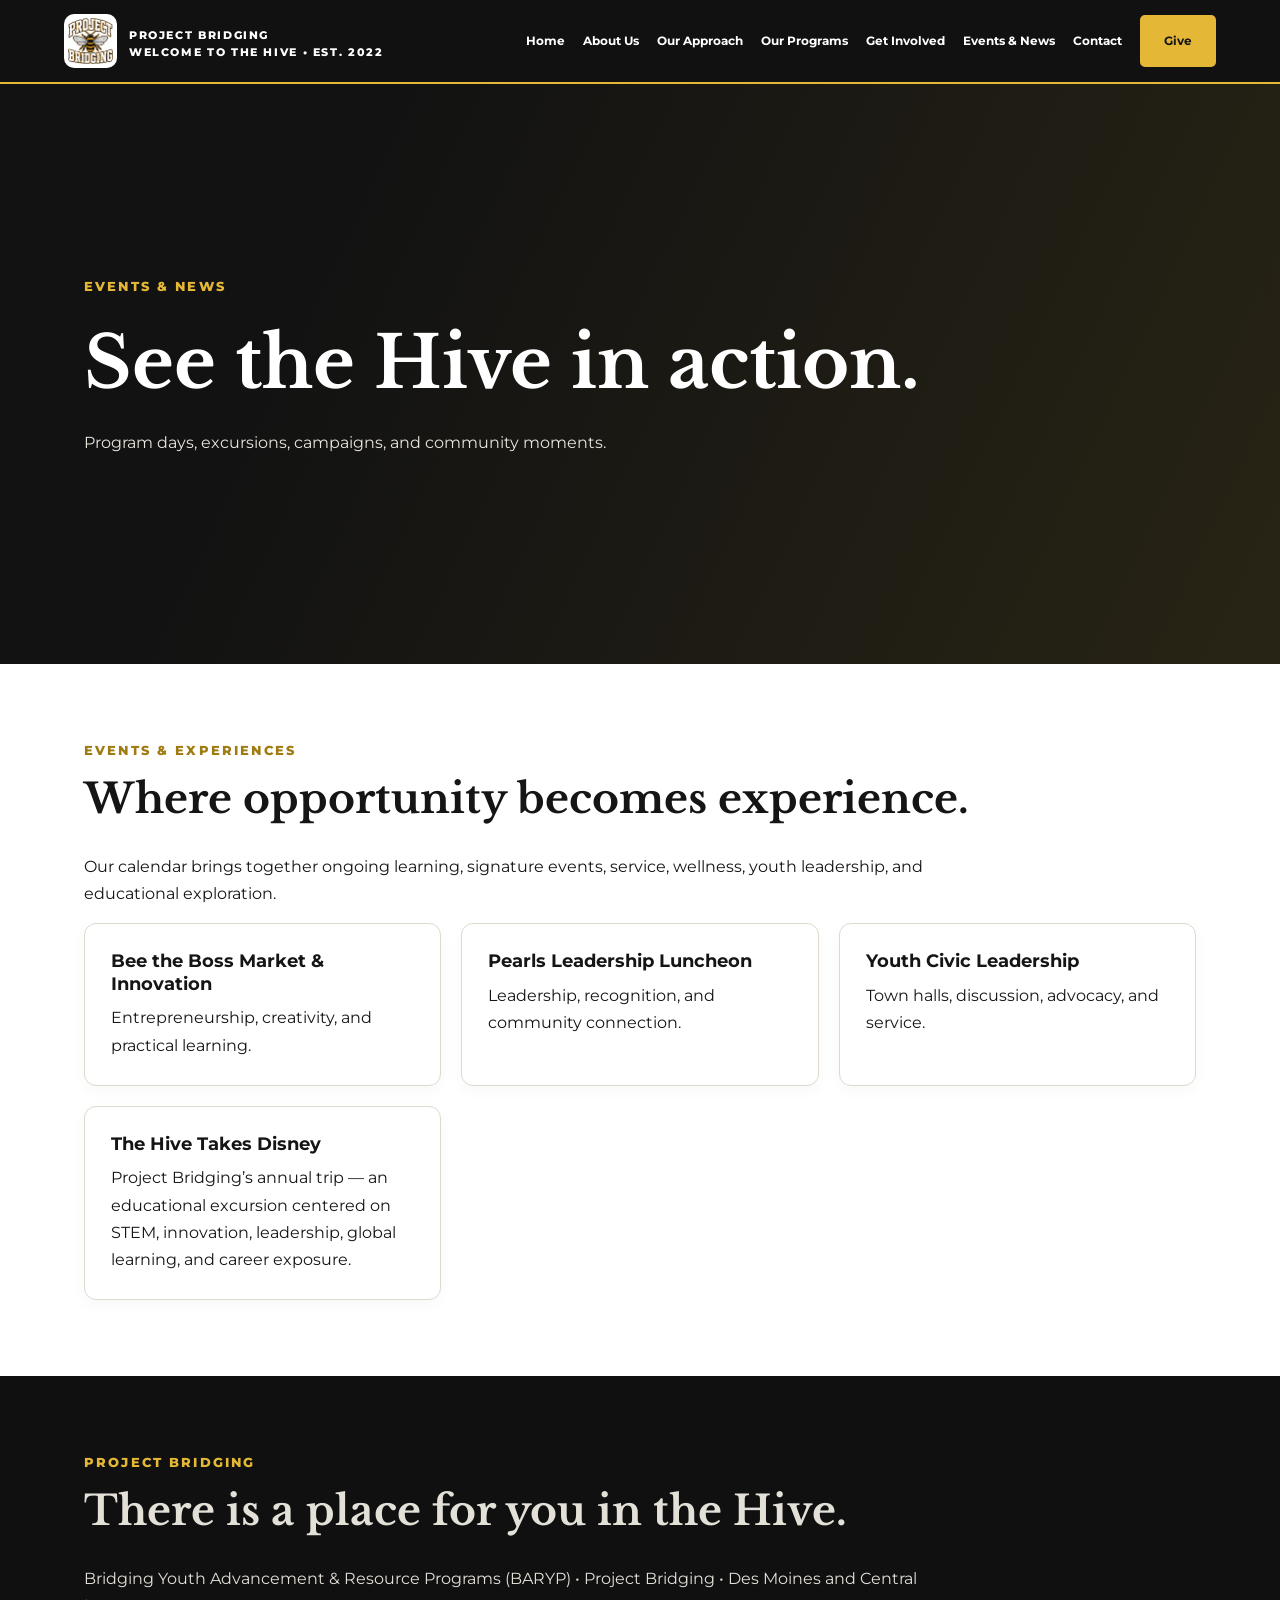
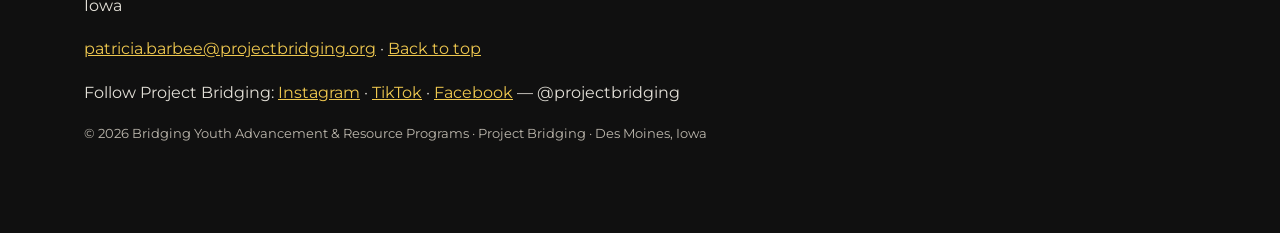
<file: events.html>
<!DOCTYPE html>
<html lang="en"><head><meta charset="UTF-8"><link rel="icon" type="image/png" href="logo.png"><meta name="viewport" content="width=device-width, initial-scale=1"><meta name="description" content="Project Bridging events, campaigns, and updates — program days, The Hive Takes Disney, and community gatherings in Des Moines."><title>Events & News | Project Bridging</title><style>
@import url('https://fonts.googleapis.com/css2?family=Libre+Baskerville:wght@400;700&family=Montserrat:wght@400;500;600;700;800&display=swap');
:root{--gold:#e4b836;--black:#151515;--cream:#faf7ef;--muted:#5f5b53}*{box-sizing:border-box}html{scroll-behavior:smooth}body{margin:0;color:var(--black);font-family:Montserrat,Arial,sans-serif;line-height:1.7}h1,h2,h3{line-height:1.23}h1,h2{font-family:'Libre Baskerville',Georgia,serif}h1{font-size:clamp(2.6rem,5.6vw,5.5rem);margin:.3em 0}h2{font-size:clamp(1.9rem,3.2vw,3.2rem);margin:.3em 0 .7em}h3{font-size:1.15rem}p{max-width:78ch}a{color:inherit}header{background:#111;color:white;position:sticky;top:0;z-index:4;border-bottom:2px solid var(--gold)}.nav{max-width:1200px;margin:auto;display:flex;justify-content:space-between;align-items:center;gap:20px;padding:14px 24px}.brand{font-weight:800;letter-spacing:.1em;text-decoration:none;color:var(--gold);line-height:1.1}.brand span{display:block;font-size:.68rem;color:#fff;letter-spacing:.15em;margin-top:5px}.navlinks{display:flex;gap:18px;flex-wrap:wrap;align-items:center}.navlinks a{font-size:.78rem;text-decoration:none;font-weight:700}.navlinks a:hover{color:var(--gold)}.btn{display:inline-flex;align-items:center;justify-content:center;padding:13px 22px;background:var(--gold);color:#161616;font-size:.84rem;font-weight:800;border-radius:5px;text-decoration:none;border:2px solid var(--gold);cursor:pointer}.btn.outline{background:transparent;border-color:currentColor;color:inherit}.btn:hover{filter:brightness(.92)}.hero{background:linear-gradient(115deg,#121212 25%,#282415 100%);color:white;min-height:580px;display:flex;align-items:center}.wrap{max-width:1160px;padding:76px 24px;margin:auto}.hero .wrap{width:100%}.eyebrow{font-weight:800;font-size:.79rem;letter-spacing:.17em;text-transform:uppercase;color:#a07b11}.hero .eyebrow{color:var(--gold)}.lead{font-size:1.18rem;max-width:720px}.hero p{color:#e8e5dc}.actions{display:flex;gap:20px;flex-wrap:wrap;margin-top:28px}.hero .btn.outline{color:white}.gold{color:var(--gold)}.cream{background:var(--cream)}.dark{background:#171717;color:#fff}.dark p{color:#e0ded9}.grid{display:grid;grid-template-columns:repeat(3,minmax(0,1fr));gap:20px}.grid.two{grid-template-columns:repeat(2,minmax(0,1fr))}.card{background:#fff;border:1px solid #ded9cb;border-radius:12px;padding:26px;box-shadow:0 5px 16px rgba(0,0,0,.03)}.dark .card{background:#242424;border-color:#48402b}.card h3{margin:0 0 9px}.card p{margin:0}.number{font-size:2rem;color:#bc911b;font-weight:800}.separator{height:4px;width:64px;background:var(--gold);margin:22px 0}.steps{counter-reset:step}.step{padding:22px 0;border-bottom:1px solid #ddd7c9;display:grid;grid-template-columns:65px 1fr;gap:15px}.step:before{counter-increment:step;content:counter(step,decimal-leading-zero);color:#aa7d00;font-size:1.6rem;font-weight:800}.step h3{margin:0}.step p{margin:.3em 0}.cols{columns:2;column-gap:45px}.cols>div{break-inside:avoid;margin-bottom:25px}.callout{border-left:5px solid var(--gold);padding:22px 25px;background:#f3ecd8;margin:28px 0;font-weight:600}.dark .callout{color:#151515}.small{font-size:.82rem;color:var(--muted)}.tag{font-size:.74rem;display:inline-block;font-weight:800;letter-spacing:.08em;text-transform:uppercase;color:#8f6e12}.quote{font:700 clamp(1.3rem,2.5vw,2rem)/1.5 'Libre Baskerville',Georgia,serif}.notice{background:#fff5da;padding:15px 18px;border-radius:8px;border:1px solid #e6cc7b;margin-top:15px}.faq details{border-bottom:1px solid #ded8cd;padding:18px 0}.faq summary{font-weight:800;cursor:pointer}.faq p{margin:12px 0 0}.footer{background:#101010;color:#e3e0d8}.footer a{color:#efc84f}.muted{color:#6b665b}ul{padding-left:22px}li{margin:7px 0}.chips{display:flex;flex-wrap:wrap;gap:8px}.chip{border:1px solid #b18d2a;border-radius:30px;padding:5px 12px;font-size:.8rem;font-weight:700}.menu-toggle{display:none;background:none;border:1px solid #aaa;color:white;padding:8px 10px;border-radius:4px}@media(max-width:900px){.grid{grid-template-columns:repeat(2,minmax(0,1fr))}.navlinks{gap:10px}.navlinks a{font-size:.7rem}}@media(max-width:700px){.nav{align-items:flex-start}.menu-toggle{display:block}.navlinks{display:none;position:absolute;top:68px;left:0;right:0;background:#161616;padding:22px;flex-direction:column;align-items:flex-start}.navlinks.open{display:flex}.grid,.grid.two{grid-template-columns:1fr}.cols{columns:1}.wrap{padding:55px 20px}.hero{min-height:570px}.step{grid-template-columns:47px 1fr}.navlinks a{font-size:.9rem}}
.hub-grid{display:grid;grid-template-columns:repeat(2,1fr);gap:14px;margin-top:34px}.hub-btn{display:flex;align-items:center;gap:14px;background:#fff;border:1px solid #e6e2d9;border-left:5px solid #e4b836;padding:18px 22px;transition:.2s;color:inherit;text-decoration:none}.hub-btn:hover{transform:translateY(-1px);border-color:#e4b836;box-shadow:0 4px 14px rgba(0,0,0,.08)}.hub-btn .ic{font-size:1.5rem;line-height:1}.hub-btn strong{display:block;font-size:1rem}.hub-btn span{font-size:.83rem;color:#5f5b53}@media(max-width:620px){.hub-grid{grid-template-columns:1fr}}.brand{display:flex;align-items:center;gap:12px}.brand img{height:54px;width:auto;background:#fff;border-radius:10px;padding:4px}.brand-text{display:flex;flex-direction:column;line-height:1.15}.hero-logo{display:block;width:200px;max-width:62vw;height:auto;background:#fff;border-radius:18px;padding:10px;margin:0 auto 20px}.footer-logo{height:92px;width:auto;background:#fff;border-radius:14px;padding:6px;margin-bottom:14px}
/* Content buttons: left-aligned, wider spacing (Patsy, Nov 5 2026) */
main p:has(>.btn){text-align:left!important}
main p .btn+.btn{margin-left:16px}
.actions{gap:20px}
.links{display:flex;gap:20px;flex-wrap:wrap;justify-content:flex-start;align-items:center}
</style></head>
<body id="home">
<header><nav class="nav" aria-label="Primary navigation"><a class="brand" href="index.html"><img src="logo.png" alt="Project Bridging logo"><span class="brand-text">PROJECT BRIDGING<span>WELCOME TO THE HIVE • EST. 2022</span></span></a><button class="menu-toggle" aria-label="Toggle navigation" aria-expanded="false" onclick="const n=document.getElementById('navlinks');n.classList.toggle('open');this.setAttribute('aria-expanded',n.classList.contains('open'))">☰ Menu</button><div id="navlinks" class="navlinks"><a href="index.html">Home</a><a href="about.html">About Us</a><a href="our-approach.html">Our Approach</a><a href="programs.html">Our Programs</a><a href="get-involved.html">Get Involved</a><a href="events.html">Events &amp; News</a><a href="contact.html">Contact</a><a href="give.html" class="btn">Give</a></div></nav></header>
<main>
<section class="hero"><div class="wrap"><div class="eyebrow">Events &amp; News</div><h1>See the Hive <span class="accent">in action.</span></h1><p class="lede">Program days, excursions, campaigns, and community moments.</p></div></section><section id="events"><div class="wrap"><div class="eyebrow">Events &amp; experiences</div><h2>Where opportunity becomes experience.</h2><p>Our calendar brings together ongoing learning, signature events, service, wellness, youth leadership, and educational exploration.</p><div class="grid"><div class="card"><h3>Bee the Boss Market &amp; Innovation</h3><p>Entrepreneurship, creativity, and practical learning.</p></div><div class="card"><h3>Pearls Leadership Luncheon</h3><p>Leadership, recognition, and community connection.</p></div><div class="card"><h3>Youth Civic Leadership</h3><p>Town halls, discussion, advocacy, and service.</p></div><div class="card"><h3>The Hive Takes Disney</h3><p>Project Bridging’s annual trip — an educational excursion centered on STEM, innovation, leadership, global learning, and career exposure.</p></div></div></div></section>
</main>
<footer class="footer"><div class="wrap"><div class="eyebrow gold">Project Bridging</div><h2>There is a place for you in the Hive.</h2><p>Bridging Youth Advancement &amp; Resource Programs (BARYP) • Project Bridging • Des Moines and Central Iowa</p><p><a href="mailto:patricia.barbee@projectbridging.org">patricia.barbee@projectbridging.org</a> · <a href="#home">Back to top</a></p><p>Follow Project Bridging: <a href="https://www.instagram.com/projectbridging/">Instagram</a> · <a href="https://www.tiktok.com/@projectbridging">TikTok</a> · <a href="https://www.facebook.com/projectbridging">Facebook</a> — @projectbridging</p><p class="small" style="color:#bdb8ae">© 2026 Bridging Youth Advancement &amp; Resource Programs · Project Bridging · Des Moines, Iowa</p></div></footer>
<script>document.querySelectorAll('.navlinks a').forEach(a=>a.addEventListener('click',()=>{const n=document.getElementById('navlinks');n.classList.remove('open');document.querySelector('.menu-toggle').setAttribute('aria-expanded','false')}))</script>
</body></html>
</file>
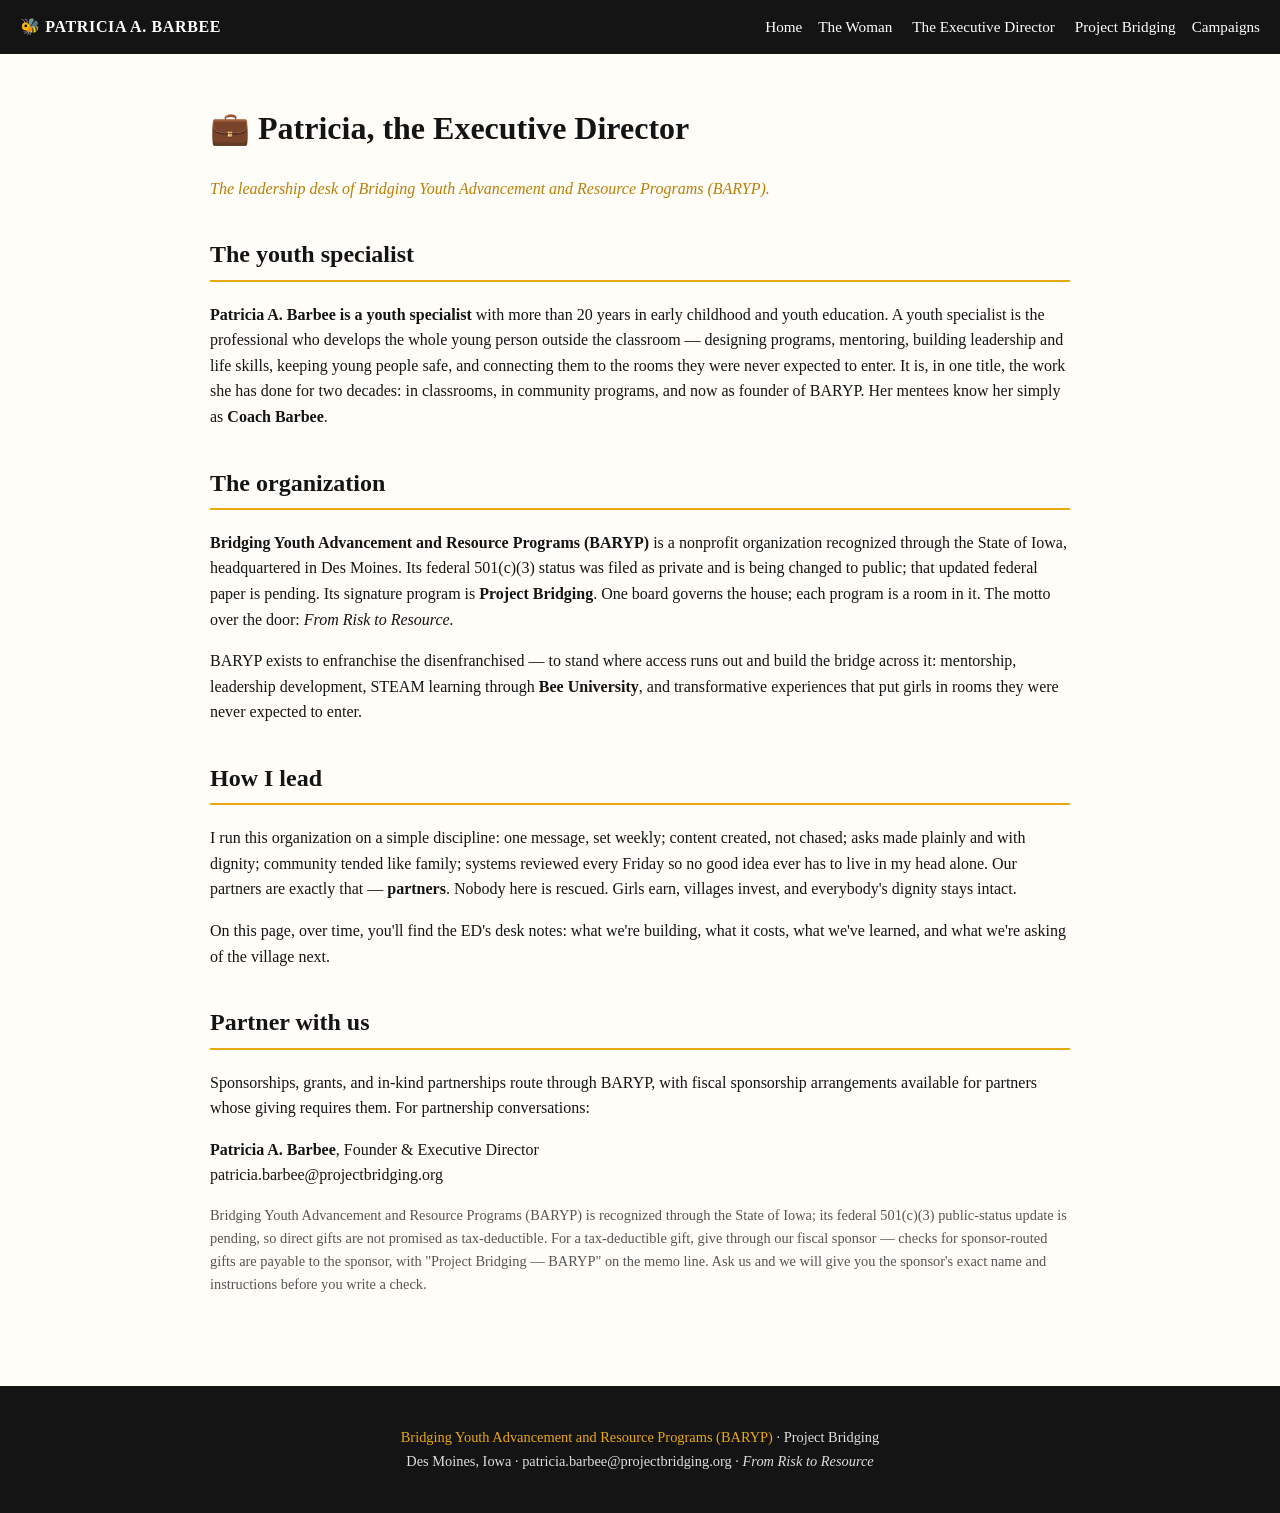
<file: executive-director.html>
<!DOCTYPE html>
<html lang="en">
<head>
<meta charset="UTF-8">
<meta name="viewport" content="width=device-width, initial-scale=1.0">
<title>The Executive Director — Patricia A. Barbee</title>
<link rel="stylesheet" href="style.css">
</head>
<body>
<header>
  <div class="brand"><span class="bee">🐝</span> PATRICIA A. BARBEE</div>
  <nav>
    <a href="index.html">Home</a><a href="patricia.html">The Woman</a>
    <a href="executive-director.html">The Executive Director</a>
    <a href="project-bridging.html">Project Bridging</a><a href="campaigns.html">Campaigns</a>
  </nav>
</header>
<div class="wrap">
  <h1>💼 Patricia, the Executive Director</h1>
  <p style="font-style:italic;color:#B97F06">The leadership desk of Bridging Youth Advancement and Resource Programs (BARYP).</p>

  <section>
    <h2>The youth specialist</h2>
    <p><strong>Patricia A. Barbee is a youth specialist</strong> with more than 20 years in early childhood and youth education. A youth specialist is the professional who develops the whole young person outside the classroom — designing programs, mentoring, building leadership and life skills, keeping young people safe, and connecting them to the rooms they were never expected to enter. It is, in one title, the work she has done for two decades: in classrooms, in community programs, and now as founder of BARYP. Her mentees know her simply as <strong>Coach Barbee</strong>.</p>
  </section>

  <section>
    <h2>The organization</h2>
    <p><strong>Bridging Youth Advancement and Resource Programs (BARYP)</strong> is a nonprofit organization recognized through the State of Iowa, headquartered in Des Moines. Its federal 501(c)(3) status was filed as private and is being changed to public; that updated federal paper is pending. Its signature program is <strong>Project Bridging</strong>. One board governs the house; each program is a room in it. The motto over the door: <em>From Risk to Resource.</em></p>
    <p>BARYP exists to enfranchise the disenfranchised — to stand where access runs out and build the bridge across it: mentorship, leadership development, STEAM learning through <strong>Bee University</strong>, and transformative experiences that put girls in rooms they were never expected to enter.</p>
  </section>

  <section>
    <h2>How I lead</h2>
    <p>I run this organization on a simple discipline: one message, set weekly; content created, not chased; asks made plainly and with dignity; community tended like family; systems reviewed every Friday so no good idea ever has to live in my head alone. Our partners are exactly that — <strong>partners</strong>. Nobody here is rescued. Girls earn, villages invest, and everybody's dignity stays intact.</p>
    <p>On this page, over time, you'll find the ED's desk notes: what we're building, what it costs, what we've learned, and what we're asking of the village next.</p>
  </section>

  <section>
    <h2>Partner with us</h2>
    <p>Sponsorships, grants, and in-kind partnerships route through BARYP, with fiscal sponsorship arrangements available for partners whose giving requires them. For partnership conversations:</p>
    <p><strong>Patricia A. Barbee</strong>, Founder &amp; Executive Director<br>
    patricia.barbee@projectbridging.org</p>
    <p class="small">Bridging Youth Advancement and Resource Programs (BARYP) is recognized through the State of Iowa; its federal 501(c)(3) public-status update is pending, so direct gifts are not promised as tax-deductible. For a tax-deductible gift, give through our fiscal sponsor — checks for sponsor-routed gifts are payable to the sponsor, with "Project Bridging — BARYP" on the memo line. Ask us and we will give you the sponsor's exact name and instructions before you write a check.</p>
  </section>
</div>
<footer>
  <p><span class="gold">Bridging Youth Advancement and Resource Programs (BARYP)</span> · Project Bridging<br>
  Des Moines, Iowa · patricia.barbee@projectbridging.org · <em>From Risk to Resource</em></p>
</footer>
</body>
</html>
</file>
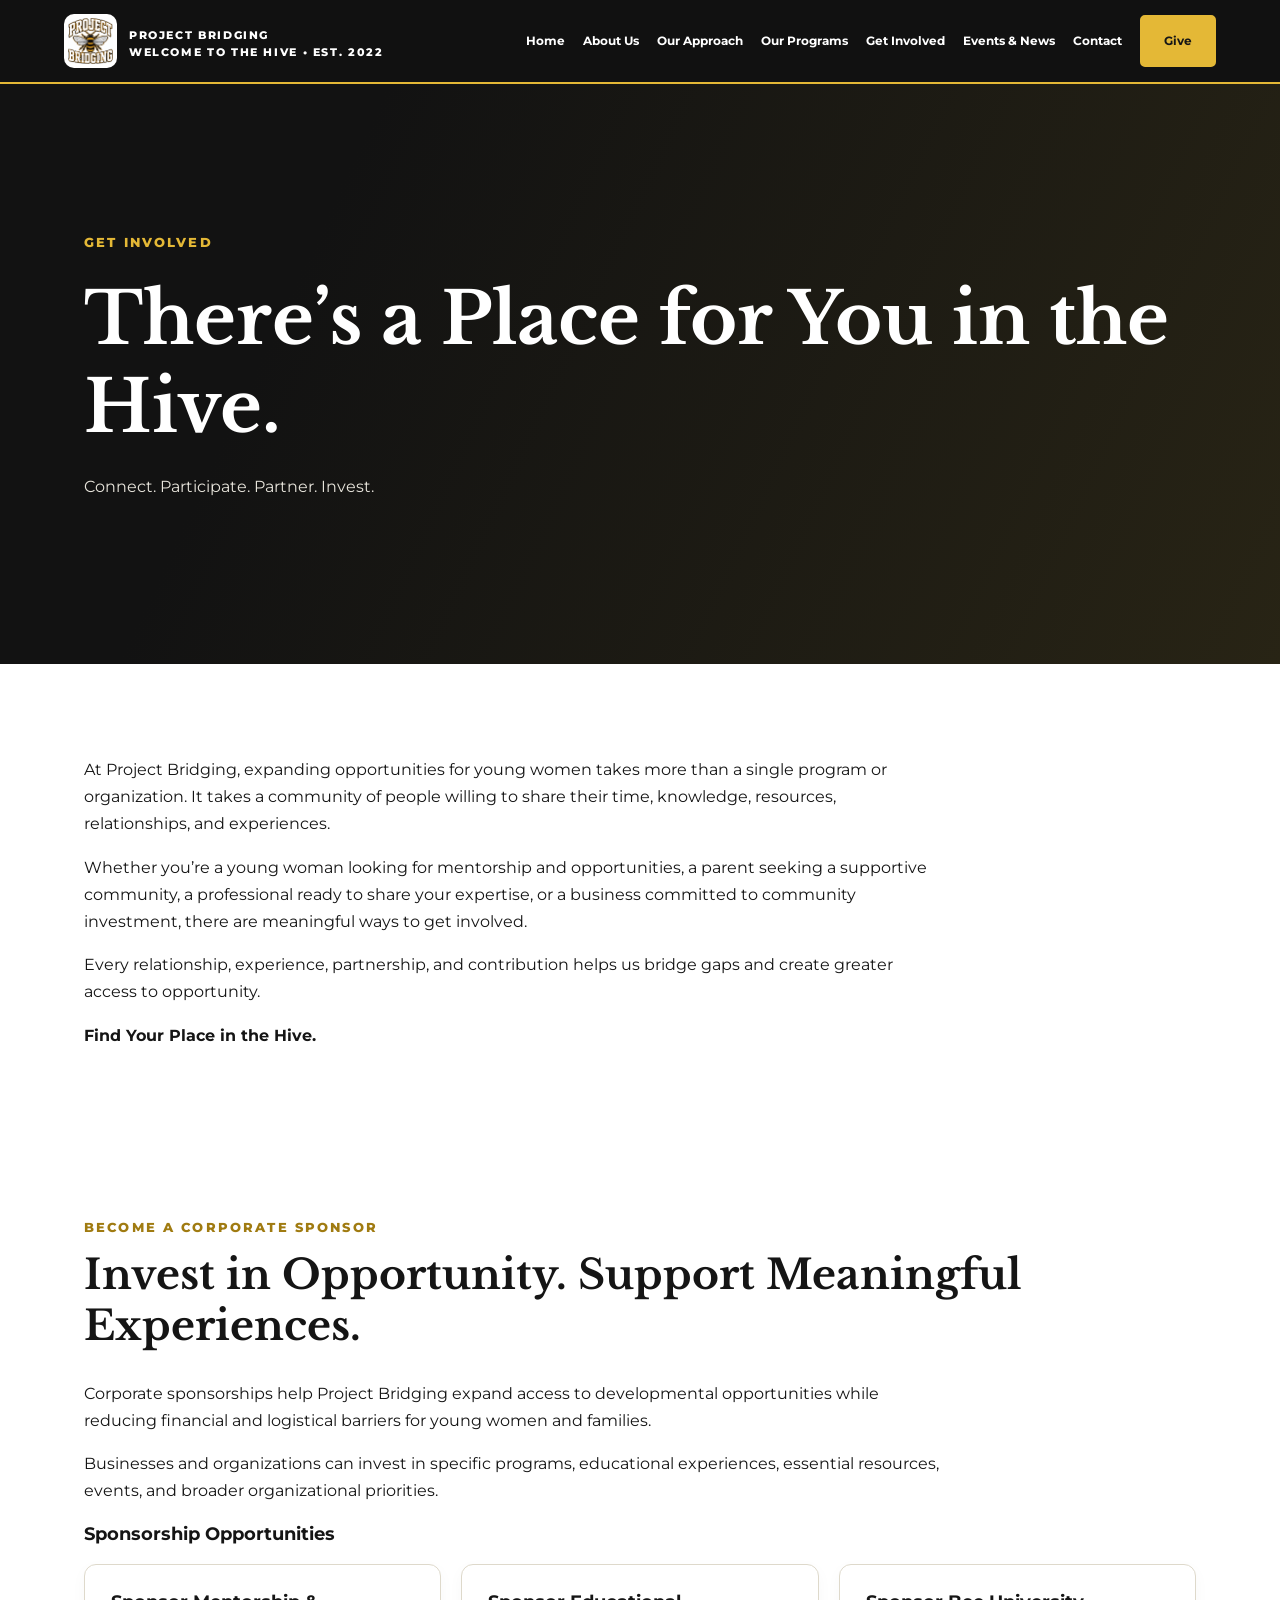
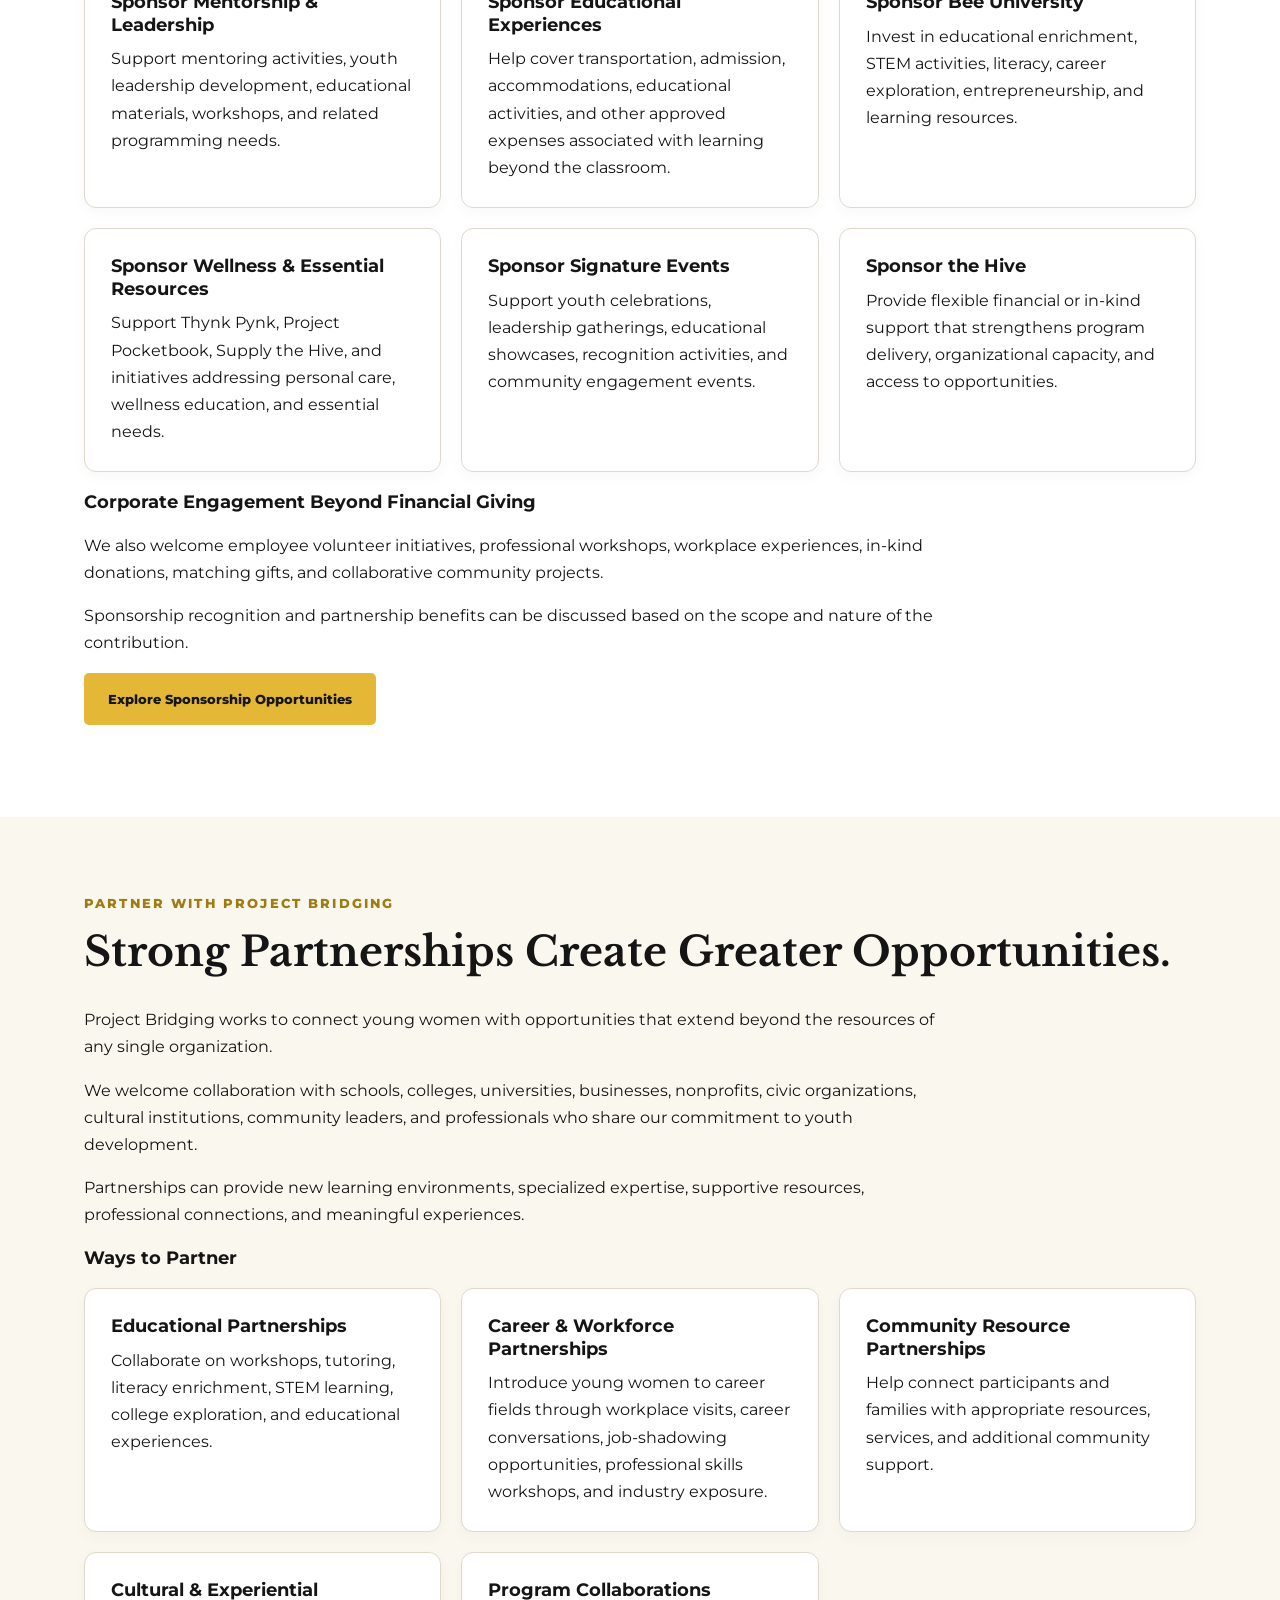
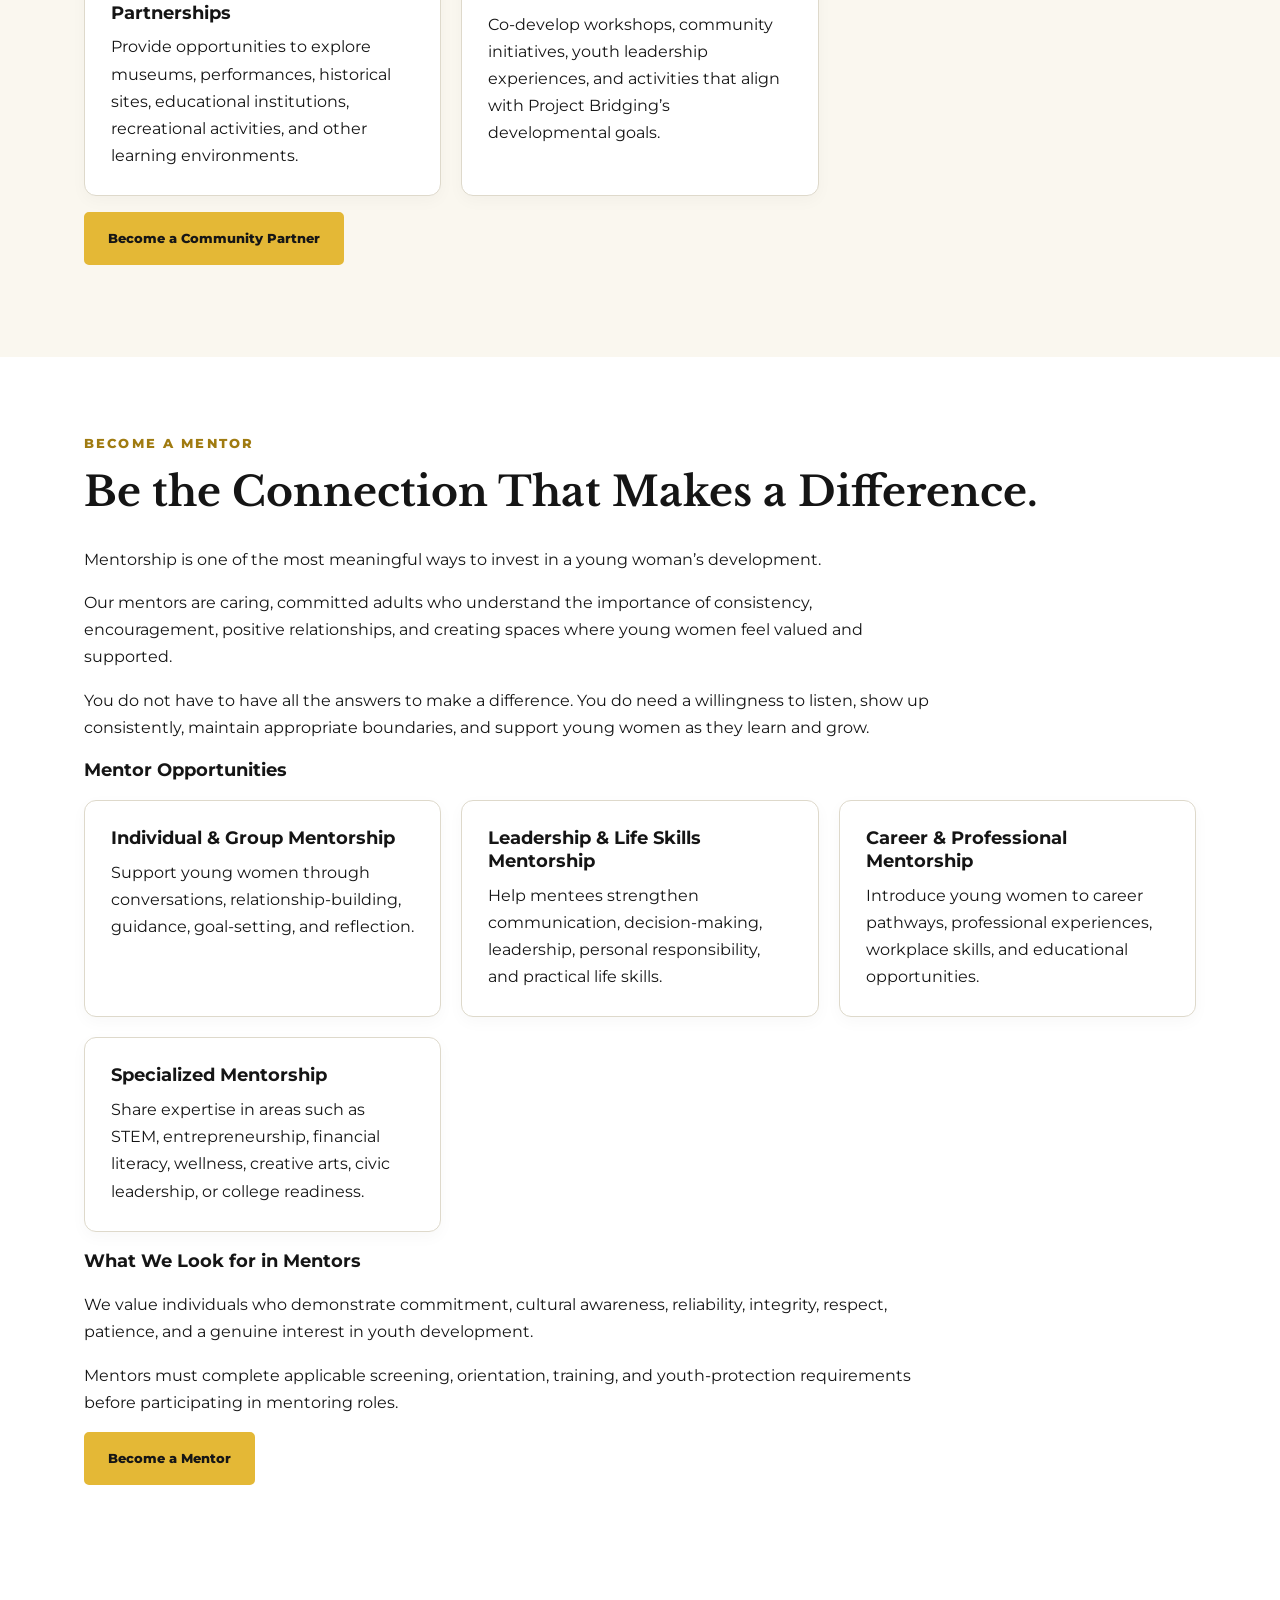
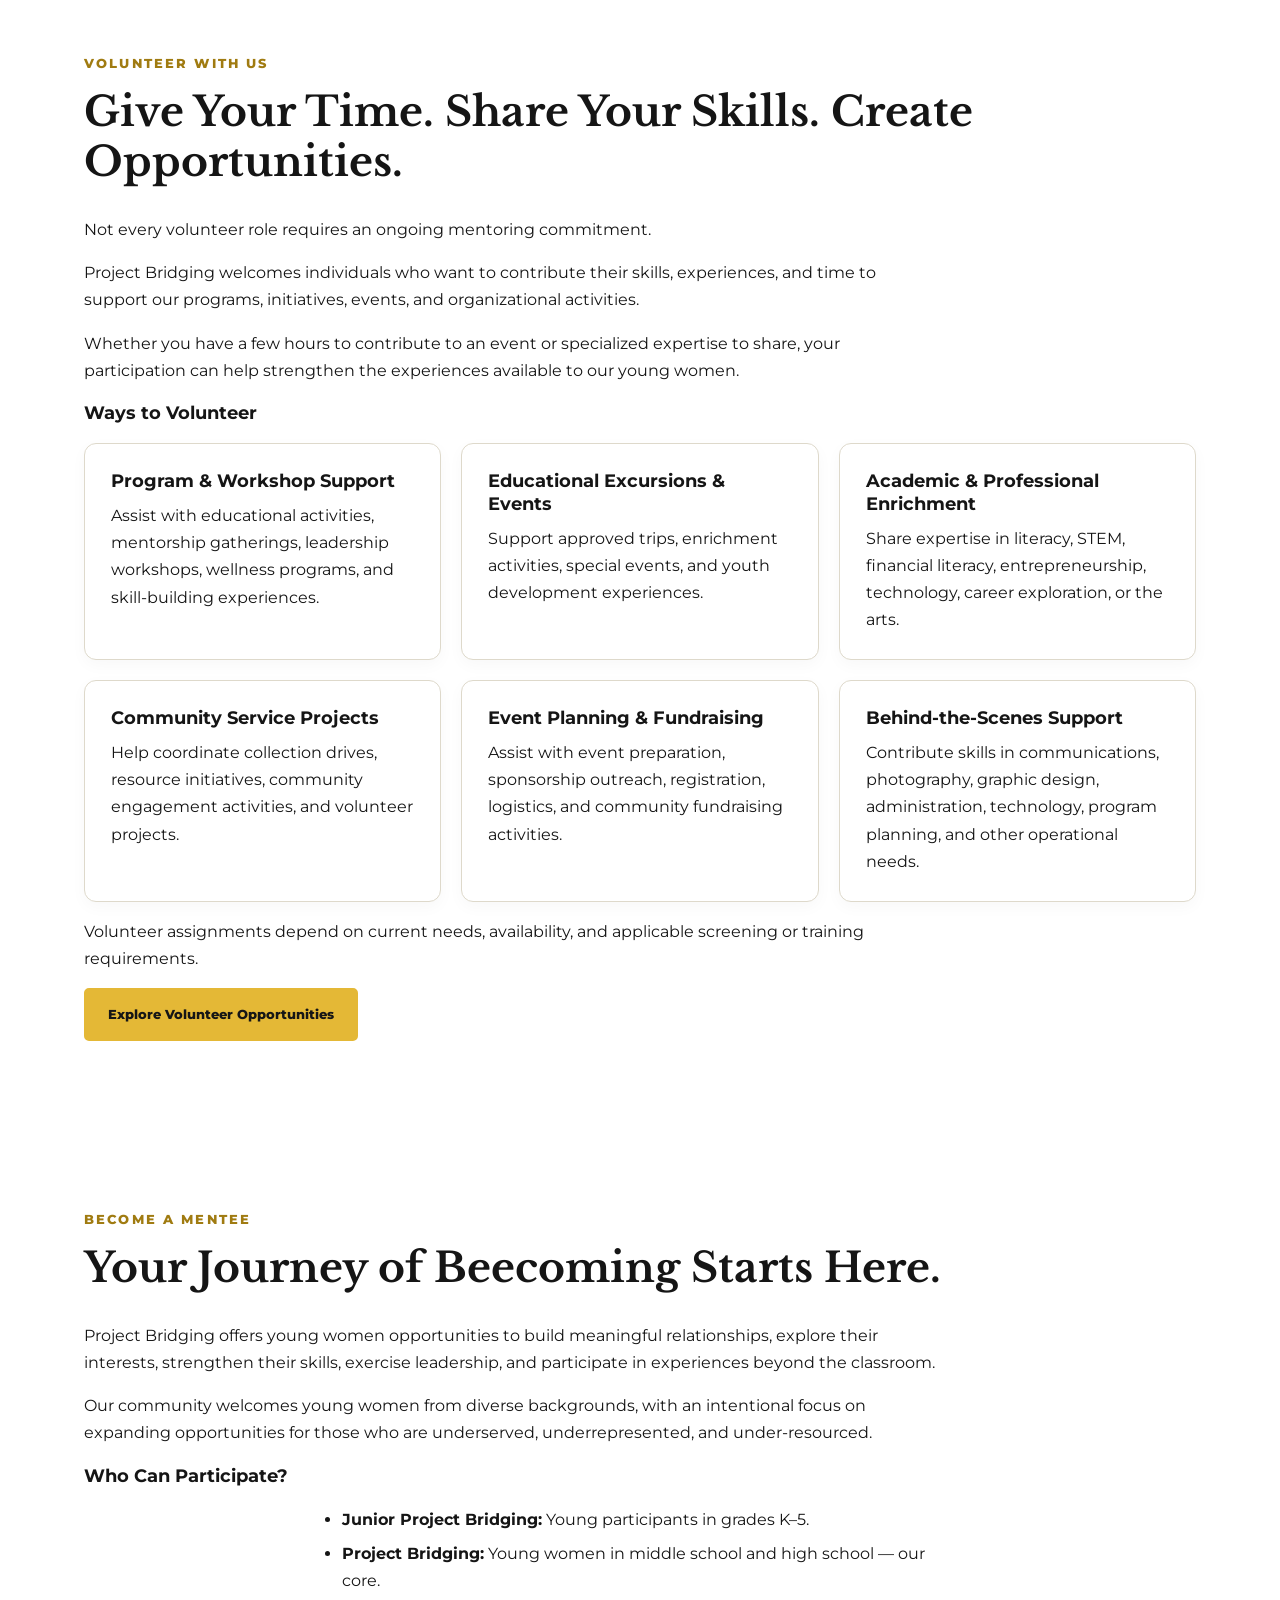
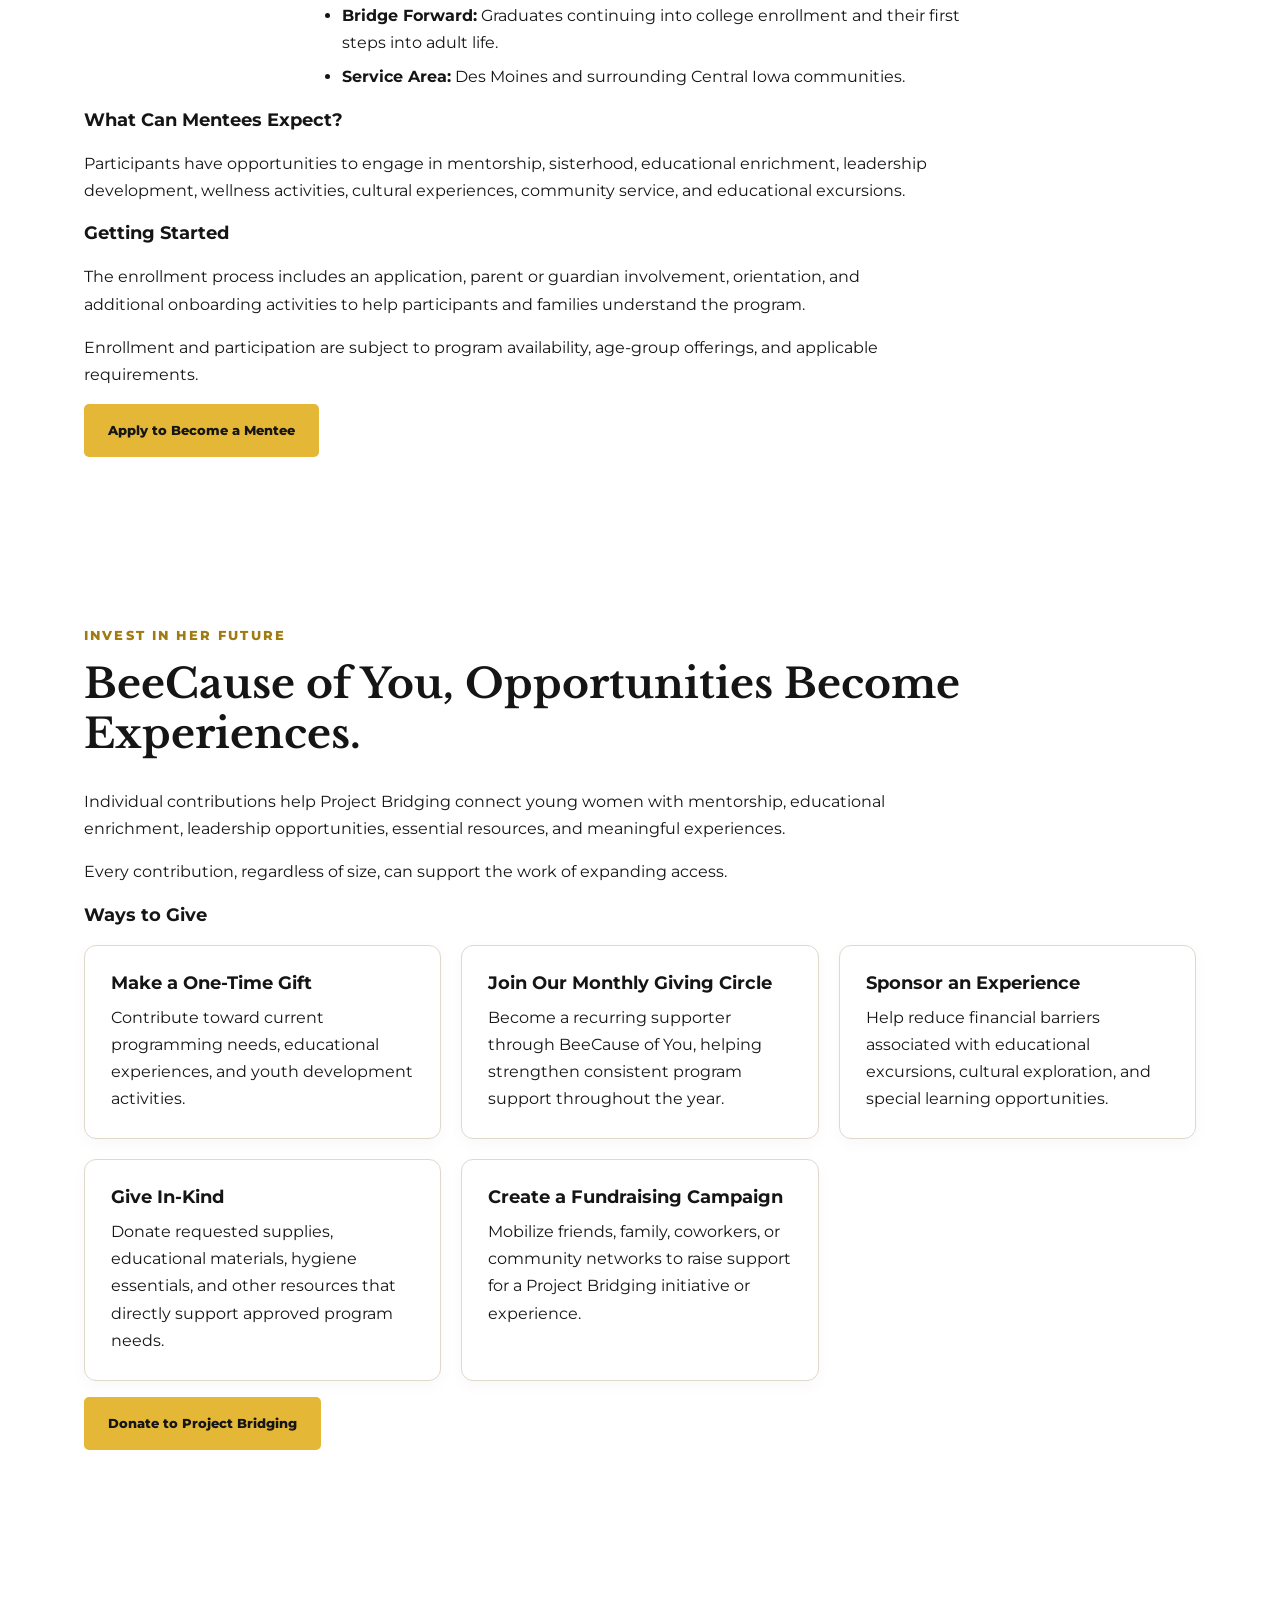
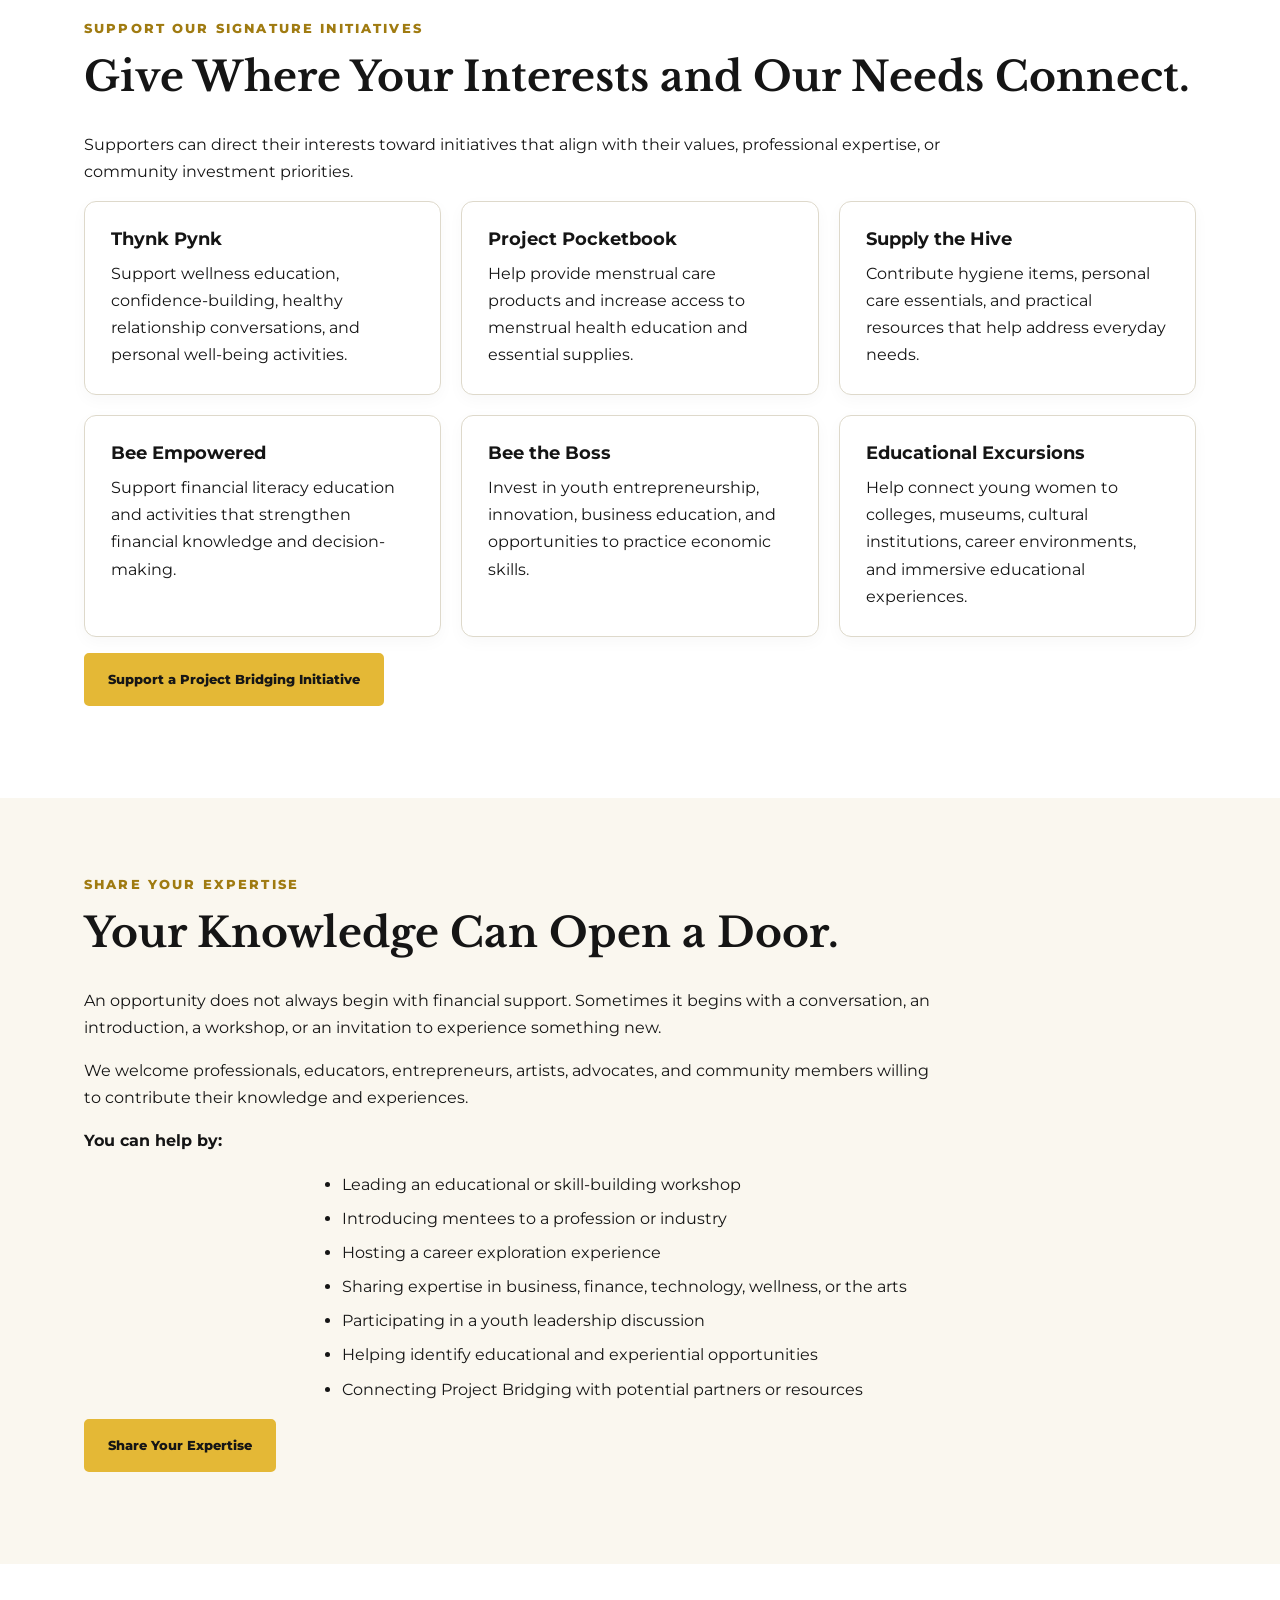
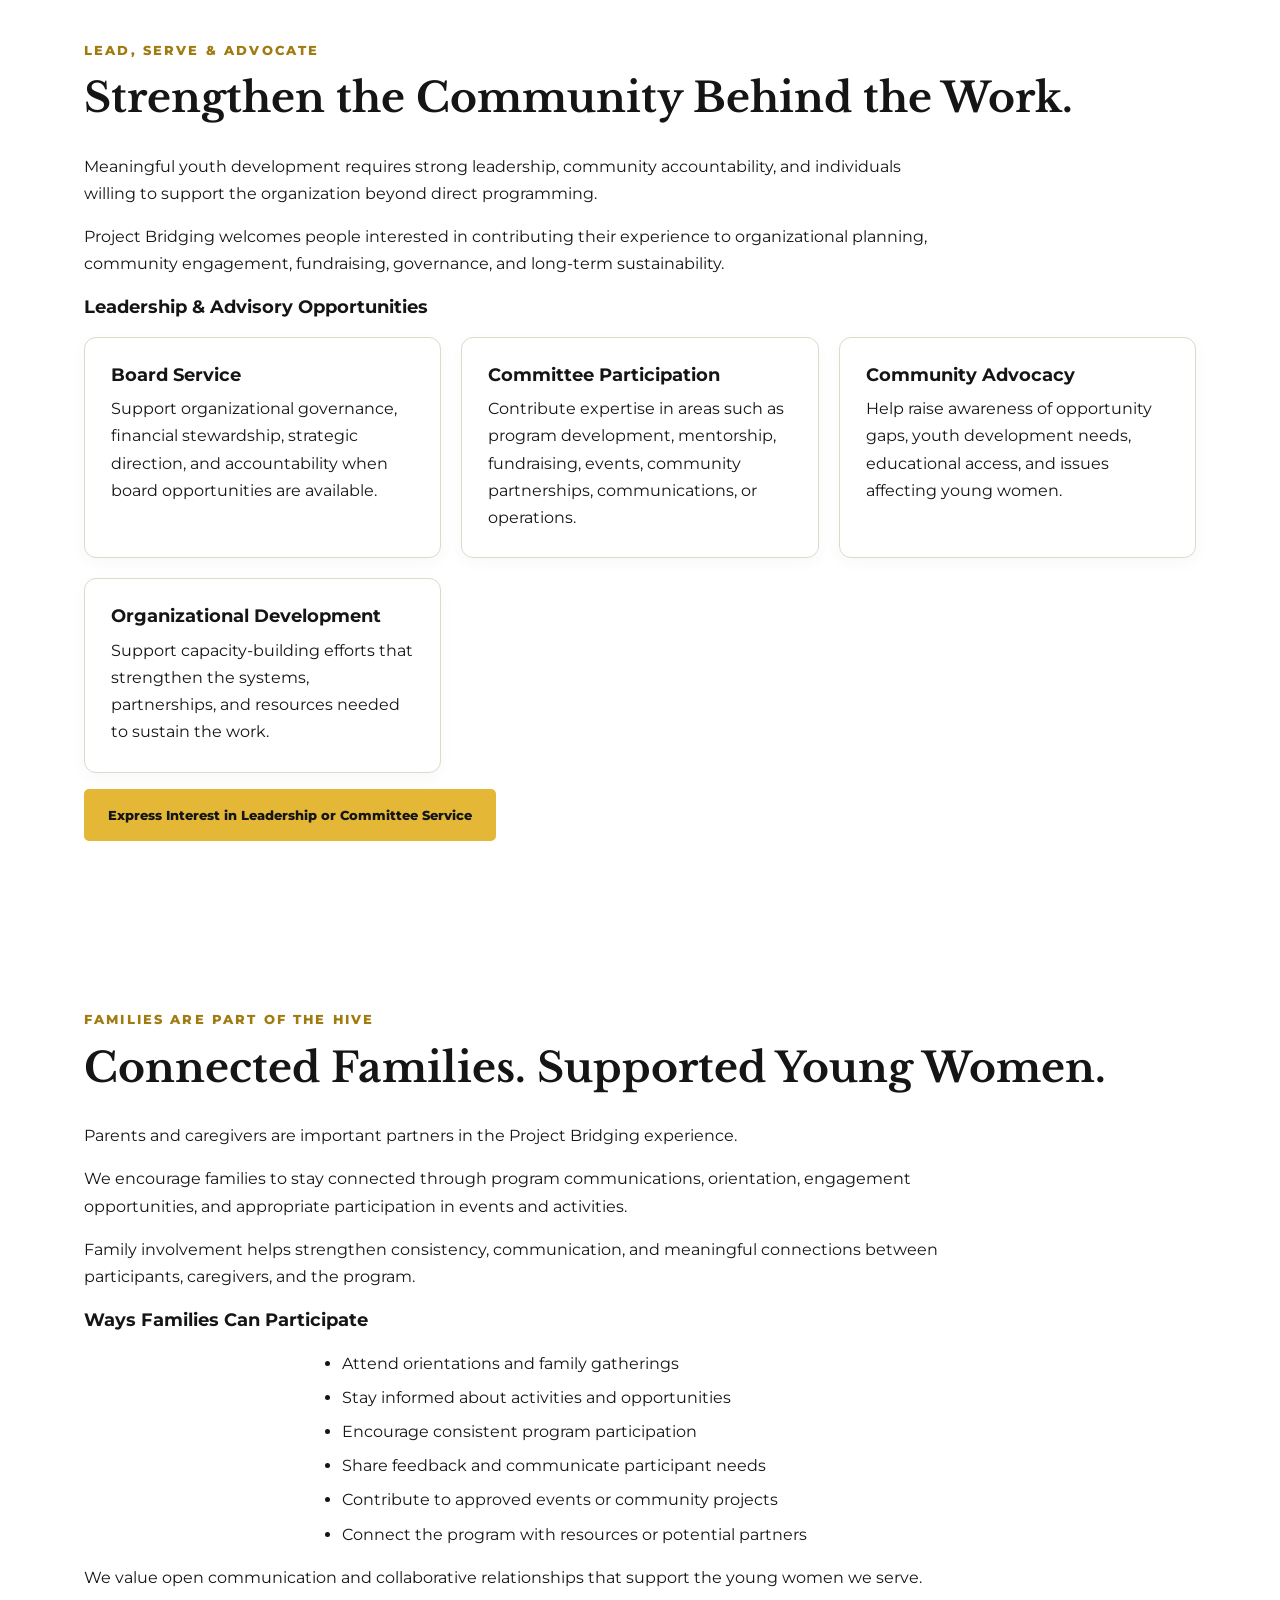
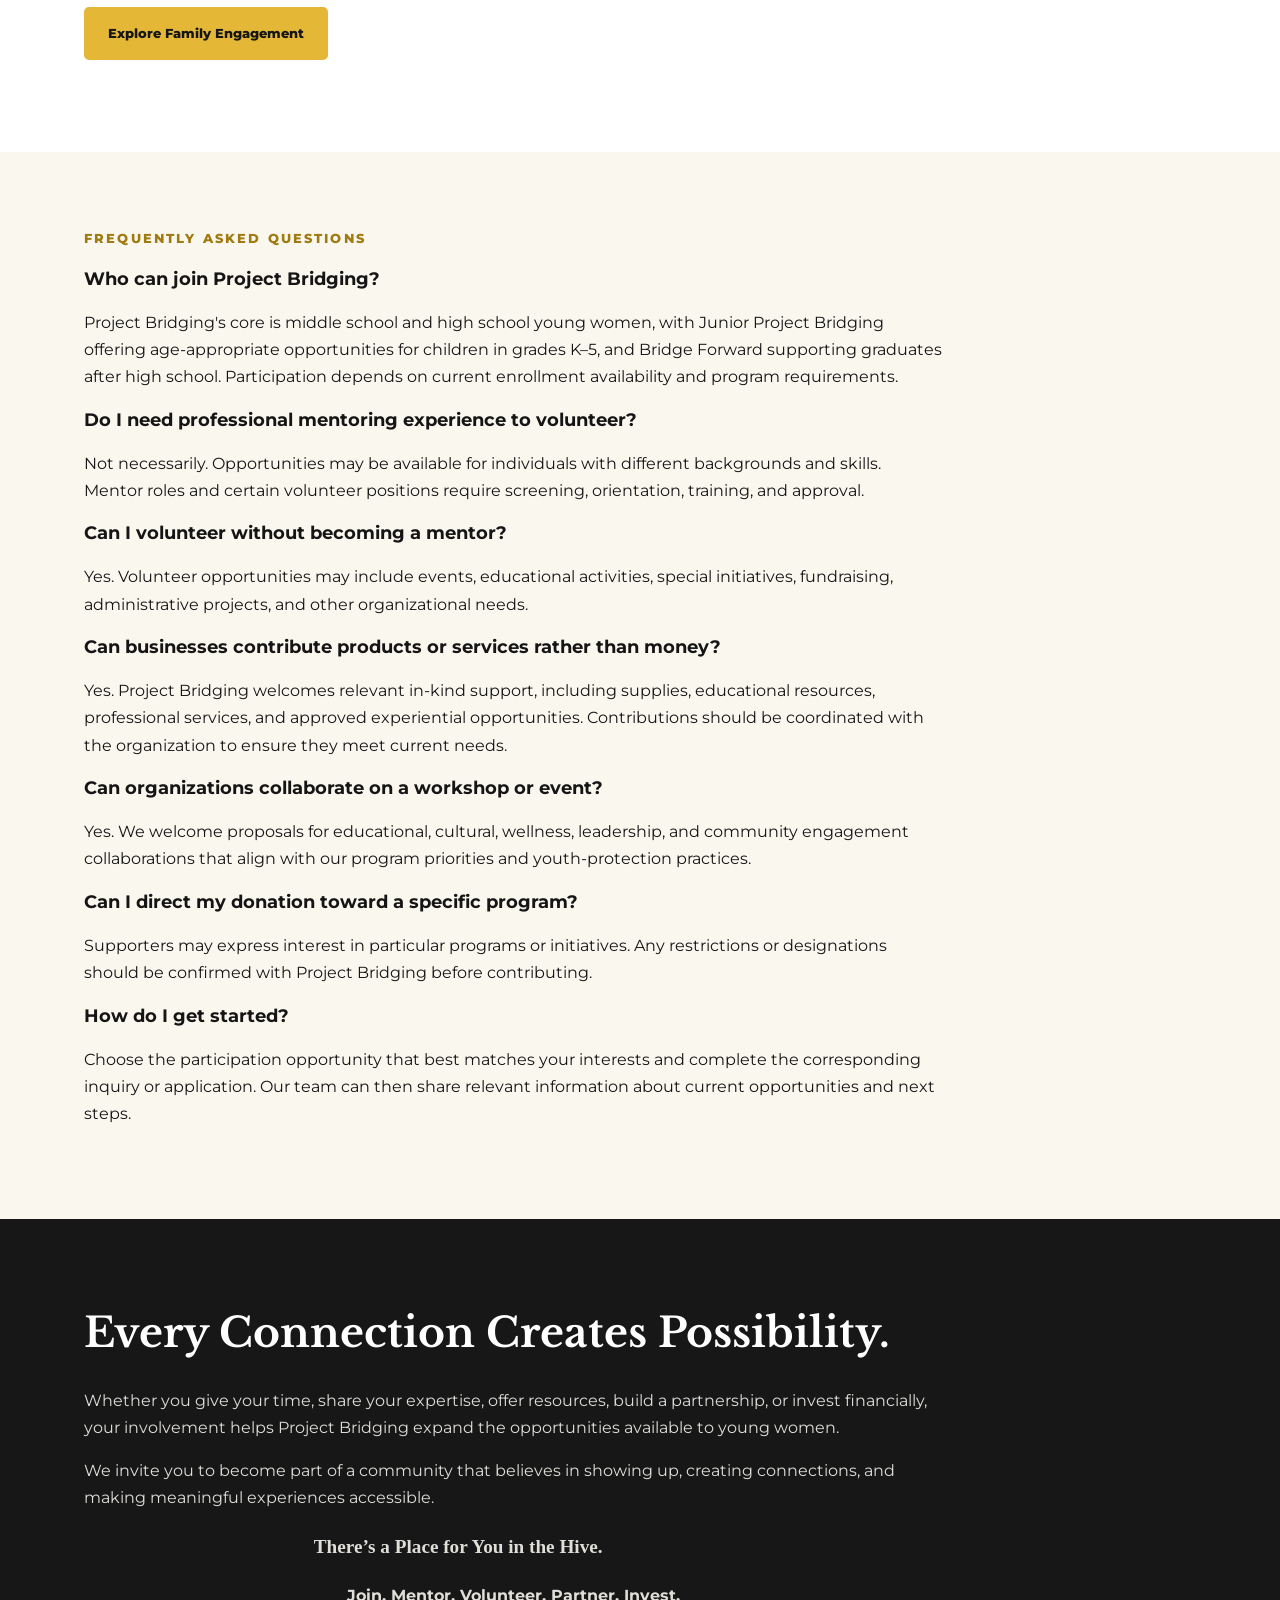
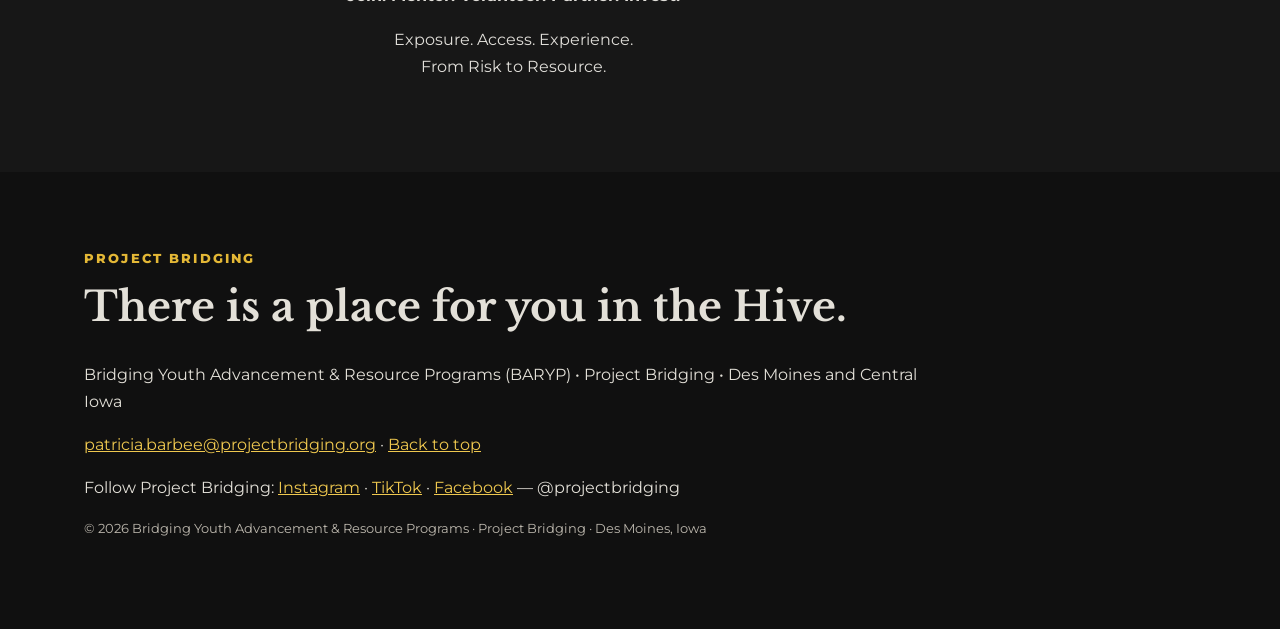
<file: get-involved.html>
<!DOCTYPE html>
<html lang="en"><head><meta charset="UTF-8"><link rel="icon" type="image/png" href="logo.png"><meta name="viewport" content="width=device-width, initial-scale=1"><meta name="description" content="Enroll a mentee, mentor, volunteer, partner, or sponsor — there is a place for you in the Hive at Project Bridging."><title>Get Involved | Project Bridging</title><style>
@import url('https://fonts.googleapis.com/css2?family=Libre+Baskerville:wght@400;700&family=Montserrat:wght@400;500;600;700;800&display=swap');
:root{--gold:#e4b836;--black:#151515;--cream:#faf7ef;--muted:#5f5b53}*{box-sizing:border-box}html{scroll-behavior:smooth}body{margin:0;color:var(--black);font-family:Montserrat,Arial,sans-serif;line-height:1.7}h1,h2,h3{line-height:1.23}h1,h2{font-family:'Libre Baskerville',Georgia,serif}h1{font-size:clamp(2.6rem,5.6vw,5.5rem);margin:.3em 0}h2{font-size:clamp(1.9rem,3.2vw,3.2rem);margin:.3em 0 .7em}h3{font-size:1.15rem}p{max-width:78ch}a{color:inherit}header{background:#111;color:white;position:sticky;top:0;z-index:4;border-bottom:2px solid var(--gold)}.nav{max-width:1200px;margin:auto;display:flex;justify-content:space-between;align-items:center;gap:20px;padding:14px 24px}.brand{font-weight:800;letter-spacing:.1em;text-decoration:none;color:var(--gold);line-height:1.1}.brand span{display:block;font-size:.68rem;color:#fff;letter-spacing:.15em;margin-top:5px}.navlinks{display:flex;gap:18px;flex-wrap:wrap;align-items:center}.navlinks a{font-size:.78rem;text-decoration:none;font-weight:700}.navlinks a:hover{color:var(--gold)}.btn{display:inline-flex;align-items:center;justify-content:center;padding:13px 22px;background:var(--gold);color:#161616;font-size:.84rem;font-weight:800;border-radius:5px;text-decoration:none;border:2px solid var(--gold);cursor:pointer}.btn.outline{background:transparent;border-color:currentColor;color:inherit}.btn:hover{filter:brightness(.92)}.hero{background:linear-gradient(115deg,#121212 25%,#282415 100%);color:white;min-height:580px;display:flex;align-items:center}.wrap{max-width:1160px;padding:76px 24px;margin:auto}.hero .wrap{width:100%}.eyebrow{font-weight:800;font-size:.79rem;letter-spacing:.17em;text-transform:uppercase;color:#a07b11}.hero .eyebrow{color:var(--gold)}.lead{font-size:1.18rem;max-width:720px}.hero p{color:#e8e5dc}.actions{display:flex;gap:20px;flex-wrap:wrap;margin-top:28px}.hero .btn.outline{color:white}.gold{color:var(--gold)}.cream{background:var(--cream)}.dark{background:#171717;color:#fff}.dark p{color:#e0ded9}.grid{display:grid;grid-template-columns:repeat(3,minmax(0,1fr));gap:20px}.grid.two{grid-template-columns:repeat(2,minmax(0,1fr))}.card{background:#fff;border:1px solid #ded9cb;border-radius:12px;padding:26px;box-shadow:0 5px 16px rgba(0,0,0,.03)}.dark .card{background:#242424;border-color:#48402b}.card h3{margin:0 0 9px}.card p{margin:0}.number{font-size:2rem;color:#bc911b;font-weight:800}.separator{height:4px;width:64px;background:var(--gold);margin:22px 0}.steps{counter-reset:step}.step{padding:22px 0;border-bottom:1px solid #ddd7c9;display:grid;grid-template-columns:65px 1fr;gap:15px}.step:before{counter-increment:step;content:counter(step,decimal-leading-zero);color:#aa7d00;font-size:1.6rem;font-weight:800}.step h3{margin:0}.step p{margin:.3em 0}.cols{columns:2;column-gap:45px}.cols>div{break-inside:avoid;margin-bottom:25px}.callout{border-left:5px solid var(--gold);padding:22px 25px;background:#f3ecd8;margin:28px 0;font-weight:600}.dark .callout{color:#151515}.small{font-size:.82rem;color:var(--muted)}.tag{font-size:.74rem;display:inline-block;font-weight:800;letter-spacing:.08em;text-transform:uppercase;color:#8f6e12}.quote{font:700 clamp(1.3rem,2.5vw,2rem)/1.5 'Libre Baskerville',Georgia,serif}.notice{background:#fff5da;padding:15px 18px;border-radius:8px;border:1px solid #e6cc7b;margin-top:15px}.faq details{border-bottom:1px solid #ded8cd;padding:18px 0}.faq summary{font-weight:800;cursor:pointer}.faq p{margin:12px 0 0}.footer{background:#101010;color:#e3e0d8}.footer a{color:#efc84f}.muted{color:#6b665b}ul{padding-left:22px}li{margin:7px 0}.chips{display:flex;flex-wrap:wrap;gap:8px}.chip{border:1px solid #b18d2a;border-radius:30px;padding:5px 12px;font-size:.8rem;font-weight:700}.menu-toggle{display:none;background:none;border:1px solid #aaa;color:white;padding:8px 10px;border-radius:4px}@media(max-width:900px){.grid{grid-template-columns:repeat(2,minmax(0,1fr))}.navlinks{gap:10px}.navlinks a{font-size:.7rem}}@media(max-width:700px){.nav{align-items:flex-start}.menu-toggle{display:block}.navlinks{display:none;position:absolute;top:68px;left:0;right:0;background:#161616;padding:22px;flex-direction:column;align-items:flex-start}.navlinks.open{display:flex}.grid,.grid.two{grid-template-columns:1fr}.cols{columns:1}.wrap{padding:55px 20px}.hero{min-height:570px}.step{grid-template-columns:47px 1fr}.navlinks a{font-size:.9rem}}
.hub-grid{display:grid;grid-template-columns:repeat(2,1fr);gap:14px;margin-top:34px}.hub-btn{display:flex;align-items:center;gap:14px;background:#fff;border:1px solid #e6e2d9;border-left:5px solid #e4b836;padding:18px 22px;transition:.2s;color:inherit;text-decoration:none}.hub-btn:hover{transform:translateY(-1px);border-color:#e4b836;box-shadow:0 4px 14px rgba(0,0,0,.08)}.hub-btn .ic{font-size:1.5rem;line-height:1}.hub-btn strong{display:block;font-size:1rem}.hub-btn span{font-size:.83rem;color:#5f5b53}@media(max-width:620px){.hub-grid{grid-template-columns:1fr}}.brand{display:flex;align-items:center;gap:12px}.brand img{height:54px;width:auto;background:#fff;border-radius:10px;padding:4px}.brand-text{display:flex;flex-direction:column;line-height:1.15}.hero-logo{display:block;width:200px;max-width:62vw;height:auto;background:#fff;border-radius:18px;padding:10px;margin:0 auto 20px}.footer-logo{height:92px;width:auto;background:#fff;border-radius:14px;padding:6px;margin-bottom:14px}
/* Content buttons: left-aligned, wider spacing (Patsy, Nov 5 2026) */
main p:has(>.btn){text-align:left!important}
main p .btn+.btn{margin-left:16px}
.actions{gap:20px}
.links{display:flex;gap:20px;flex-wrap:wrap;justify-content:flex-start;align-items:center}
</style></head>
<body>
<header><nav class="nav" aria-label="Primary navigation"><a class="brand" href="index.html"><img src="logo.png" alt="Project Bridging logo"><span class="brand-text">PROJECT BRIDGING<span>WELCOME TO THE HIVE • EST. 2022</span></span></a><button class="menu-toggle" aria-label="Toggle navigation" aria-expanded="false" onclick="const n=document.getElementById('navlinks');n.classList.toggle('open');this.setAttribute('aria-expanded',n.classList.contains('open'))">☰ Menu</button><div id="navlinks" class="navlinks"><a href="index.html">Home</a><a href="about.html">About Us</a><a href="our-approach.html">Our Approach</a><a href="programs.html">Our Programs</a><a href="get-involved.html">Get Involved</a><a href="events.html">Events &amp; News</a><a href="contact.html">Contact</a><a href="give.html" class="btn">Give</a></div></nav></header>
<main><section class="hero"><div class="wrap"><div class="eyebrow">Get Involved</div><h1>There’s a Place for You <span class="accent">in the Hive.</span></h1><p class="lede">Connect. Participate. Partner. Invest.</p></div></section>
<section><div class="wrap"><p>At Project Bridging, expanding opportunities for young women takes more than a single program or organization. It takes a community of people willing to share their time, knowledge, resources, relationships, and experiences.</p><p>Whether you’re a young woman looking for mentorship and opportunities, a parent seeking a supportive community, a professional ready to share your expertise, or a business committed to community investment, there are meaningful ways to get involved.</p><p>Every relationship, experience, partnership, and contribution helps us bridge gaps and create greater access to opportunity.</p><p><strong>Find Your Place in the Hive.</strong></p></div></section>
<section><div class="wrap"><div class="eyebrow">Become a Corporate Sponsor</div><h2>Invest in Opportunity. Support Meaningful Experiences.</h2><p>Corporate sponsorships help Project Bridging expand access to developmental opportunities while reducing financial and logistical barriers for young women and families.</p><p>Businesses and organizations can invest in specific programs, educational experiences, essential resources, events, and broader organizational priorities.</p><h3>Sponsorship Opportunities</h3><div class="grid"><div class="card"><h3>Sponsor Mentorship &amp; Leadership</h3><p>Support mentoring activities, youth leadership development, educational materials, workshops, and related programming needs.</p></div><div class="card"><h3>Sponsor Educational Experiences</h3><p>Help cover transportation, admission, accommodations, educational activities, and other approved expenses associated with learning beyond the classroom.</p></div><div class="card"><h3>Sponsor Bee University</h3><p>Invest in educational enrichment, STEM activities, literacy, career exploration, entrepreneurship, and learning resources.</p></div><div class="card"><h3>Sponsor Wellness &amp; Essential Resources</h3><p>Support Thynk Pynk, Project Pocketbook, Supply the Hive, and initiatives addressing personal care, wellness education, and essential needs.</p></div><div class="card"><h3>Sponsor Signature Events</h3><p>Support youth celebrations, leadership gatherings, educational showcases, recognition activities, and community engagement events.</p></div><div class="card"><h3>Sponsor the Hive</h3><p>Provide flexible financial or in-kind support that strengthens program delivery, organizational capacity, and access to opportunities.</p></div></div><h3>Corporate Engagement Beyond Financial Giving</h3><p>We also welcome employee volunteer initiatives, professional workshops, workplace experiences, in-kind donations, matching gifts, and collaborative community projects.</p><p>Sponsorship recognition and partnership benefits can be discussed based on the scope and nature of the contribution.</p><p><a class="btn" href="mailto:patricia.barbee@projectbridging.org?subject=Sponsorship%20Inquiry">Explore Sponsorship Opportunities</a></p></div></section>
<section class="cream"><div class="wrap"><div class="eyebrow">Partner With Project Bridging</div><h2>Strong Partnerships Create Greater Opportunities.</h2><p>Project Bridging works to connect young women with opportunities that extend beyond the resources of any single organization.</p><p>We welcome collaboration with schools, colleges, universities, businesses, nonprofits, civic organizations, cultural institutions, community leaders, and professionals who share our commitment to youth development.</p><p>Partnerships can provide new learning environments, specialized expertise, supportive resources, professional connections, and meaningful experiences.</p><h3>Ways to Partner</h3><div class="grid"><div class="card"><h3>Educational Partnerships</h3><p>Collaborate on workshops, tutoring, literacy enrichment, STEM learning, college exploration, and educational experiences.</p></div><div class="card"><h3>Career &amp; Workforce Partnerships</h3><p>Introduce young women to career fields through workplace visits, career conversations, job-shadowing opportunities, professional skills workshops, and industry exposure.</p></div><div class="card"><h3>Community Resource Partnerships</h3><p>Help connect participants and families with appropriate resources, services, and additional community support.</p></div><div class="card"><h3>Cultural &amp; Experiential Partnerships</h3><p>Provide opportunities to explore museums, performances, historical sites, educational institutions, recreational activities, and other learning environments.</p></div><div class="card"><h3>Program Collaborations</h3><p>Co-develop workshops, community initiatives, youth leadership experiences, and activities that align with Project Bridging’s developmental goals.</p></div></div><p><a class="btn" href="mailto:patricia.barbee@projectbridging.org?subject=Partnership%20Inquiry">Become a Community Partner</a></p></div></section>
<section class="soft"><div class="wrap"><div class="eyebrow">Become a Mentor</div><h2>Be the Connection That Makes a Difference.</h2><p>Mentorship is one of the most meaningful ways to invest in a young woman’s development.</p><p>Our mentors are caring, committed adults who understand the importance of consistency, encouragement, positive relationships, and creating spaces where young women feel valued and supported.</p><p>You do not have to have all the answers to make a difference. You do need a willingness to listen, show up consistently, maintain appropriate boundaries, and support young women as they learn and grow.</p><h3>Mentor Opportunities</h3><div class="grid"><div class="card"><h3>Individual &amp; Group Mentorship</h3><p>Support young women through conversations, relationship-building, guidance, goal-setting, and reflection.</p></div><div class="card"><h3>Leadership &amp; Life Skills Mentorship</h3><p>Help mentees strengthen communication, decision-making, leadership, personal responsibility, and practical life skills.</p></div><div class="card"><h3>Career &amp; Professional Mentorship</h3><p>Introduce young women to career pathways, professional experiences, workplace skills, and educational opportunities.</p></div><div class="card"><h3>Specialized Mentorship</h3><p>Share expertise in areas such as STEM, entrepreneurship, financial literacy, wellness, creative arts, civic leadership, or college readiness.</p></div></div><h3>What We Look for in Mentors</h3><p>We value individuals who demonstrate commitment, cultural awareness, reliability, integrity, respect, patience, and a genuine interest in youth development.</p><p>Mentors must complete applicable screening, orientation, training, and youth-protection requirements before participating in mentoring roles.</p><p><a class="btn" href="mailto:patricia.barbee@projectbridging.org?subject=Mentor%20Interest">Become a Mentor</a></p></div></section>
<section><div class="wrap"><div class="eyebrow">Volunteer With Us</div><h2>Give Your Time. Share Your Skills. Create Opportunities.</h2><p>Not every volunteer role requires an ongoing mentoring commitment.</p><p>Project Bridging welcomes individuals who want to contribute their skills, experiences, and time to support our programs, initiatives, events, and organizational activities.</p><p>Whether you have a few hours to contribute to an event or specialized expertise to share, your participation can help strengthen the experiences available to our young women.</p><h3>Ways to Volunteer</h3><div class="grid"><div class="card"><h3>Program &amp; Workshop Support</h3><p>Assist with educational activities, mentorship gatherings, leadership workshops, wellness programs, and skill-building experiences.</p></div><div class="card"><h3>Educational Excursions &amp; Events</h3><p>Support approved trips, enrichment activities, special events, and youth development experiences.</p></div><div class="card"><h3>Academic &amp; Professional Enrichment</h3><p>Share expertise in literacy, STEM, financial literacy, entrepreneurship, technology, career exploration, or the arts.</p></div><div class="card"><h3>Community Service Projects</h3><p>Help coordinate collection drives, resource initiatives, community engagement activities, and volunteer projects.</p></div><div class="card"><h3>Event Planning &amp; Fundraising</h3><p>Assist with event preparation, sponsorship outreach, registration, logistics, and community fundraising activities.</p></div><div class="card"><h3>Behind-the-Scenes Support</h3><p>Contribute skills in communications, photography, graphic design, administration, technology, program planning, and other operational needs.</p></div></div><p>Volunteer assignments depend on current needs, availability, and applicable screening or training requirements.</p><p><a class="btn" href="mailto:patricia.barbee@projectbridging.org?subject=Volunteer%20Interest">Explore Volunteer Opportunities</a></p></div></section>
<section><div class="wrap"><div class="eyebrow">Become a Mentee</div><h2>Your Journey of Beecoming Starts Here.</h2><p>Project Bridging offers young women opportunities to build meaningful relationships, explore their interests, strengthen their skills, exercise leadership, and participate in experiences beyond the classroom.</p><p>Our community welcomes young women from diverse backgrounds, with an intentional focus on expanding opportunities for those who are underserved, underrepresented, and under-resourced.</p><h3>Who Can Participate?</h3><ul style="text-align:left;max-width:640px;margin:.2rem auto 1rem"><li><strong>Junior Project Bridging:</strong> Young participants in grades K–5.</li><li><strong>Project Bridging:</strong> Young women in middle school and high school — our core.</li><li><strong>Bridge Forward:</strong> Graduates continuing into college enrollment and their first steps into adult life.</li><li><strong>Service Area:</strong> Des Moines and surrounding Central Iowa communities.</li></ul><h3>What Can Mentees Expect?</h3><p>Participants have opportunities to engage in mentorship, sisterhood, educational enrichment, leadership development, wellness activities, cultural experiences, community service, and educational excursions.</p><h3>Getting Started</h3><p>The enrollment process includes an application, parent or guardian involvement, orientation, and additional onboarding activities to help participants and families understand the program.</p><p>Enrollment and participation are subject to program availability, age-group offerings, and applicable requirements.</p><p><a class="btn" href="mailto:patricia.barbee@projectbridging.org?subject=Mentee%20Enrollment">Apply to Become a Mentee</a></p></div></section>
<section class="soft"><div class="wrap"><div class="eyebrow">Invest in Her Future</div><h2>BeeCause of You, Opportunities Become Experiences.</h2><p>Individual contributions help Project Bridging connect young women with mentorship, educational enrichment, leadership opportunities, essential resources, and meaningful experiences.</p><p>Every contribution, regardless of size, can support the work of expanding access.</p><h3>Ways to Give</h3><div class="grid"><div class="card"><h3>Make a One-Time Gift</h3><p>Contribute toward current programming needs, educational experiences, and youth development activities.</p></div><div class="card"><h3>Join Our Monthly Giving Circle</h3><p>Become a recurring supporter through BeeCause of You, helping strengthen consistent program support throughout the year.</p></div><div class="card"><h3>Sponsor an Experience</h3><p>Help reduce financial barriers associated with educational excursions, cultural exploration, and special learning opportunities.</p></div><div class="card"><h3>Give In-Kind</h3><p>Donate requested supplies, educational materials, hygiene essentials, and other resources that directly support approved program needs.</p></div><div class="card"><h3>Create a Fundraising Campaign</h3><p>Mobilize friends, family, coworkers, or community networks to raise support for a Project Bridging initiative or experience.</p></div></div><p><a class="btn" href="give.html">Donate to Project Bridging</a></p></div></section>
<section><div class="wrap"><div class="eyebrow">Support Our Signature Initiatives</div><h2>Give Where Your Interests and Our Needs Connect.</h2><p>Supporters can direct their interests toward initiatives that align with their values, professional expertise, or community investment priorities.</p><div class="grid"><div class="card"><h3>Thynk Pynk</h3><p>Support wellness education, confidence-building, healthy relationship conversations, and personal well-being activities.</p></div><div class="card"><h3>Project Pocketbook</h3><p>Help provide menstrual care products and increase access to menstrual health education and essential supplies.</p></div><div class="card"><h3>Supply the Hive</h3><p>Contribute hygiene items, personal care essentials, and practical resources that help address everyday needs.</p></div><div class="card"><h3>Bee Empowered</h3><p>Support financial literacy education and activities that strengthen financial knowledge and decision-making.</p></div><div class="card"><h3>Bee the Boss</h3><p>Invest in youth entrepreneurship, innovation, business education, and opportunities to practice economic skills.</p></div><div class="card"><h3>Educational Excursions</h3><p>Help connect young women to colleges, museums, cultural institutions, career environments, and immersive educational experiences.</p></div></div><p><a class="btn" href="give.html">Support a Project Bridging Initiative</a></p></div></section>
<section class="cream"><div class="wrap"><div class="eyebrow">Share Your Expertise</div><h2>Your Knowledge Can Open a Door.</h2><p>An opportunity does not always begin with financial support. Sometimes it begins with a conversation, an introduction, a workshop, or an invitation to experience something new.</p><p>We welcome professionals, educators, entrepreneurs, artists, advocates, and community members willing to contribute their knowledge and experiences.</p><p><strong>You can help by:</strong></p><ul style="text-align:left;max-width:640px;margin:.2rem auto 1rem"><li>Leading an educational or skill-building workshop</li><li>Introducing mentees to a profession or industry</li><li>Hosting a career exploration experience</li><li>Sharing expertise in business, finance, technology, wellness, or the arts</li><li>Participating in a youth leadership discussion</li><li>Helping identify educational and experiential opportunities</li><li>Connecting Project Bridging with potential partners or resources</li></ul><p><a class="btn" href="mailto:patricia.barbee@projectbridging.org?subject=Share%20Expertise">Share Your Expertise</a></p></div></section>
<section><div class="wrap"><div class="eyebrow">Lead, Serve &amp; Advocate</div><h2>Strengthen the Community Behind the Work.</h2><p>Meaningful youth development requires strong leadership, community accountability, and individuals willing to support the organization beyond direct programming.</p><p>Project Bridging welcomes people interested in contributing their experience to organizational planning, community engagement, fundraising, governance, and long-term sustainability.</p><h3>Leadership &amp; Advisory Opportunities</h3><div class="grid"><div class="card"><h3>Board Service</h3><p>Support organizational governance, financial stewardship, strategic direction, and accountability when board opportunities are available.</p></div><div class="card"><h3>Committee Participation</h3><p>Contribute expertise in areas such as program development, mentorship, fundraising, events, community partnerships, communications, or operations.</p></div><div class="card"><h3>Community Advocacy</h3><p>Help raise awareness of opportunity gaps, youth development needs, educational access, and issues affecting young women.</p></div><div class="card"><h3>Organizational Development</h3><p>Support capacity-building efforts that strengthen the systems, partnerships, and resources needed to sustain the work.</p></div></div><p><a class="btn" href="mailto:patricia.barbee@projectbridging.org?subject=Leadership%20Interest">Express Interest in Leadership or Committee Service</a></p></div></section>
<section class="soft"><div class="wrap"><div class="eyebrow">Families Are Part of the Hive</div><h2>Connected Families. Supported Young Women.</h2><p>Parents and caregivers are important partners in the Project Bridging experience.</p><p>We encourage families to stay connected through program communications, orientation, engagement opportunities, and appropriate participation in events and activities.</p><p>Family involvement helps strengthen consistency, communication, and meaningful connections between participants, caregivers, and the program.</p><h3>Ways Families Can Participate</h3><ul style="text-align:left;max-width:640px;margin:.2rem auto 1rem"><li>Attend orientations and family gatherings</li><li>Stay informed about activities and opportunities</li><li>Encourage consistent program participation</li><li>Share feedback and communicate participant needs</li><li>Contribute to approved events or community projects</li><li>Connect the program with resources or potential partners</li></ul><p>We value open communication and collaborative relationships that support the young women we serve.</p><p><a class="btn" href="mailto:patricia.barbee@projectbridging.org?subject=Family%20Engagement">Explore Family Engagement</a></p></div></section>
<section class="cream"><div class="wrap"><div class="eyebrow">Frequently Asked Questions</div><h3>Who can join Project Bridging?</h3><p>Project Bridging's core is middle school and high school young women, with Junior Project Bridging offering age-appropriate opportunities for children in grades K–5, and Bridge Forward supporting graduates after high school. Participation depends on current enrollment availability and program requirements.</p><h3>Do I need professional mentoring experience to volunteer?</h3><p>Not necessarily. Opportunities may be available for individuals with different backgrounds and skills. Mentor roles and certain volunteer positions require screening, orientation, training, and approval.</p><h3>Can I volunteer without becoming a mentor?</h3><p>Yes. Volunteer opportunities may include events, educational activities, special initiatives, fundraising, administrative projects, and other organizational needs.</p><h3>Can businesses contribute products or services rather than money?</h3><p>Yes. Project Bridging welcomes relevant in-kind support, including supplies, educational resources, professional services, and approved experiential opportunities. Contributions should be coordinated with the organization to ensure they meet current needs.</p><h3>Can organizations collaborate on a workshop or event?</h3><p>Yes. We welcome proposals for educational, cultural, wellness, leadership, and community engagement collaborations that align with our program priorities and youth-protection practices.</p><h3>Can I direct my donation toward a specific program?</h3><p>Supporters may express interest in particular programs or initiatives. Any restrictions or designations should be confirmed with Project Bridging before contributing.</p><h3>How do I get started?</h3><p>Choose the participation opportunity that best matches your interests and complete the corresponding inquiry or application. Our team can then share relevant information about current opportunities and next steps.</p></div></section>
<section class="dark"><div class="wrap"><h2>Every Connection Creates Possibility.</h2><p>Whether you give your time, share your expertise, offer resources, build a partnership, or invest financially, your involvement helps Project Bridging expand the opportunities available to young women.</p><p>We invite you to become part of a community that believes in showing up, creating connections, and making meaningful experiences accessible.</p><p style="text-align:center;font-family:Georgia,serif;font-size:1.2rem"><strong>There’s a Place for You in the Hive.</strong></p><p style="text-align:center"><strong>Join. Mentor. Volunteer. Partner. Invest.</strong></p><p style="text-align:center">Exposure. Access. Experience.<br>From Risk to Resource.</p></div></section>
</main>
<footer class="footer"><div class="wrap"><div class="eyebrow gold">Project Bridging</div><h2>There is a place for you in the Hive.</h2><p>Bridging Youth Advancement &amp; Resource Programs (BARYP) • Project Bridging • Des Moines and Central Iowa</p><p><a href="mailto:patricia.barbee@projectbridging.org">patricia.barbee@projectbridging.org</a> · <a href="#home">Back to top</a></p><p>Follow Project Bridging: <a href="https://www.instagram.com/projectbridging/">Instagram</a> · <a href="https://www.tiktok.com/@projectbridging">TikTok</a> · <a href="https://www.facebook.com/projectbridging">Facebook</a> — @projectbridging</p><p class="small" style="color:#bdb8ae">© 2026 Bridging Youth Advancement &amp; Resource Programs · Project Bridging · Des Moines, Iowa</p></div></footer>
<script>document.querySelectorAll('.navlinks a').forEach(a=>a.addEventListener('click',()=>{const n=document.getElementById('navlinks');n.classList.remove('open');document.querySelector('.menu-toggle').setAttribute('aria-expanded','false')}))</script>
</body></html>
</file>
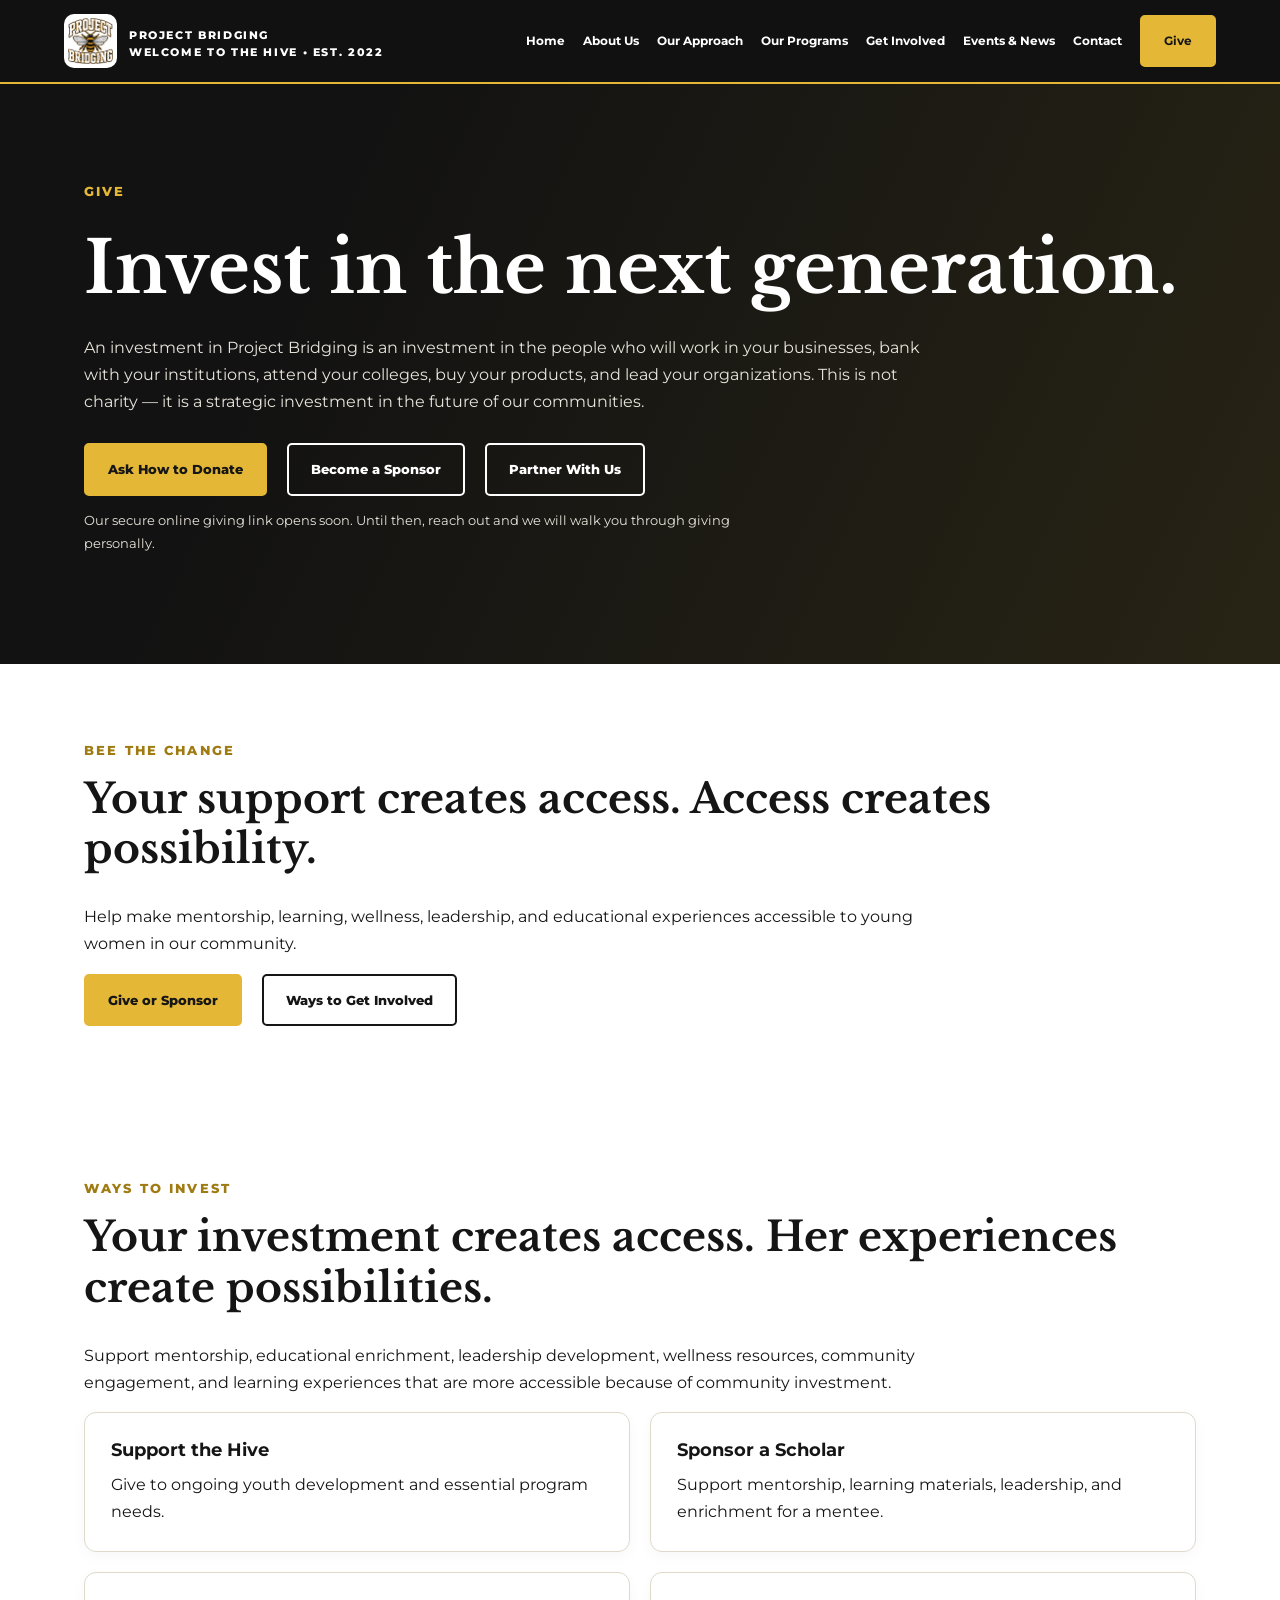
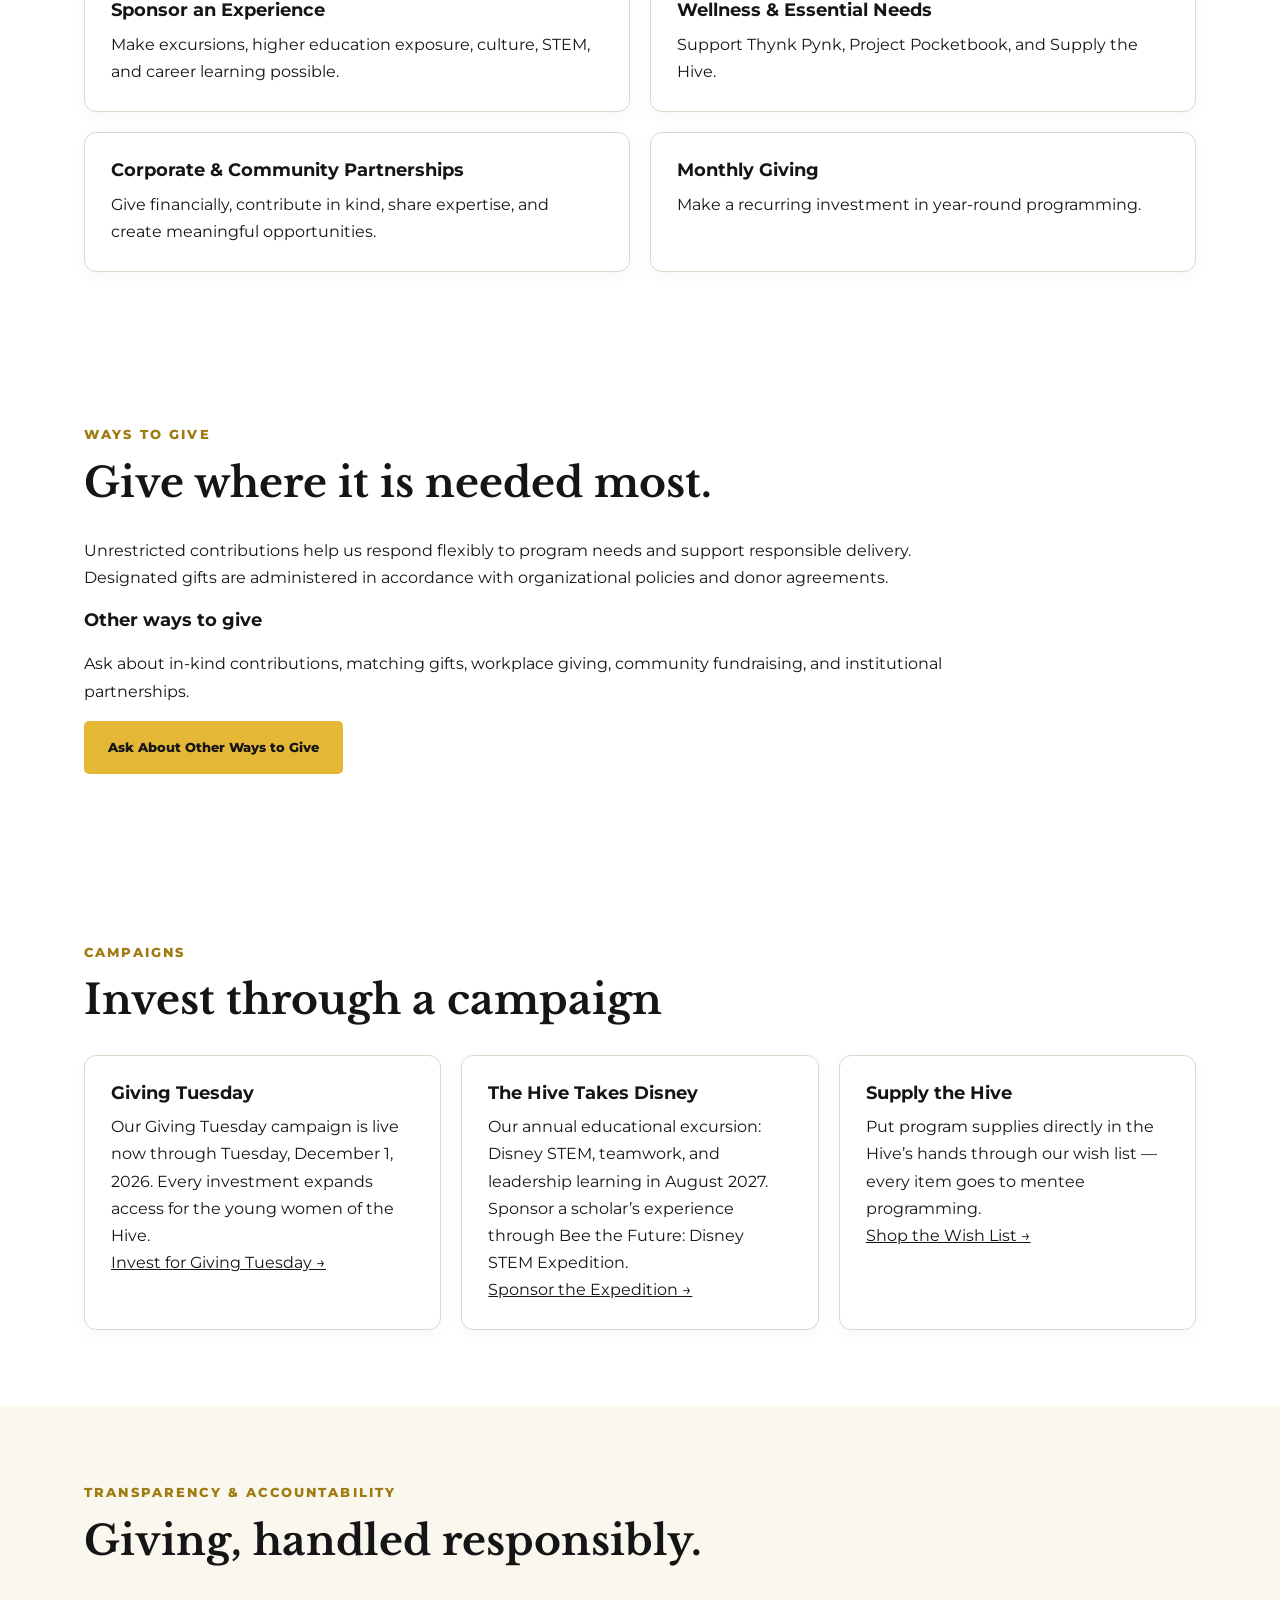
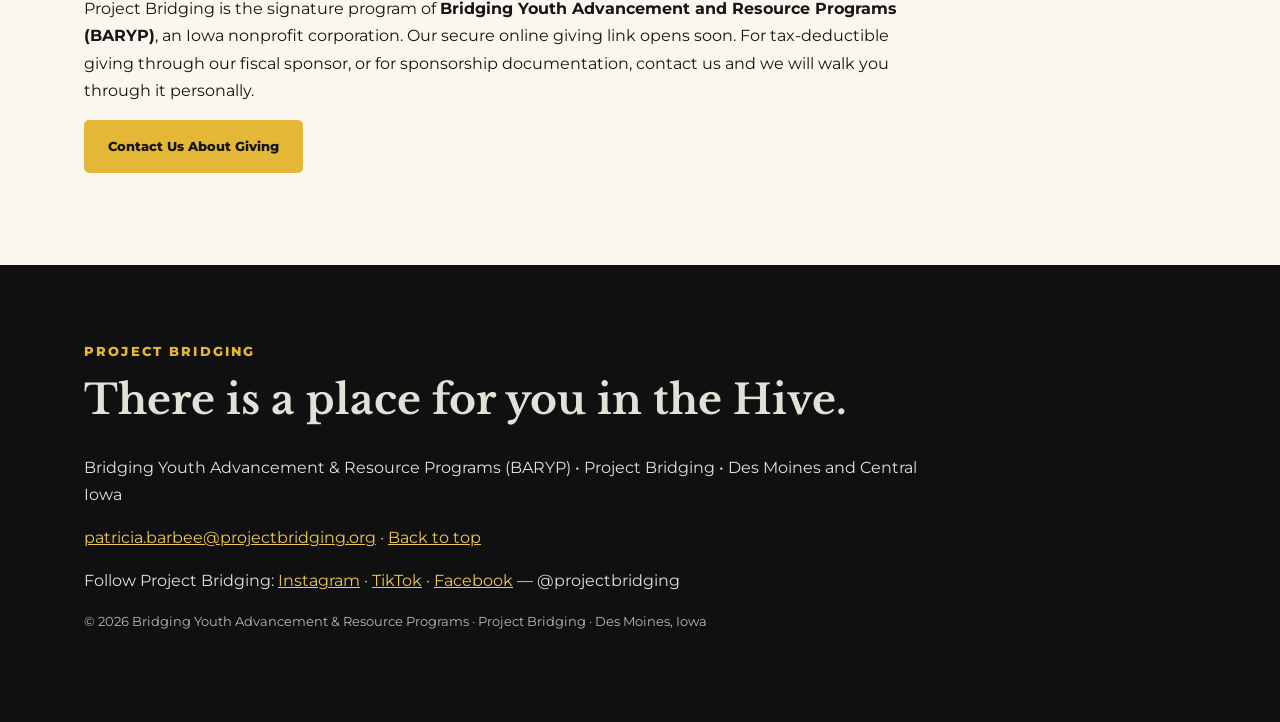
<file: give.html>
<!DOCTYPE html>
<html lang="en"><head><meta charset="UTF-8"><link rel="icon" type="image/png" href="logo.png"><meta name="viewport" content="width=device-width, initial-scale=1"><meta name="description" content="Invest in Project Bridging: donations, sponsorships, campaigns, and giving opportunities that expand access for young women in Des Moines and Central Iowa."><title>Give | Project Bridging</title><style>
@import url('https://fonts.googleapis.com/css2?family=Libre+Baskerville:wght@400;700&family=Montserrat:wght@400;500;600;700;800&display=swap');
:root{--gold:#e4b836;--black:#151515;--cream:#faf7ef;--muted:#5f5b53}*{box-sizing:border-box}html{scroll-behavior:smooth}body{margin:0;color:var(--black);font-family:Montserrat,Arial,sans-serif;line-height:1.7}h1,h2,h3{line-height:1.23}h1,h2{font-family:'Libre Baskerville',Georgia,serif}h1{font-size:clamp(2.6rem,5.6vw,5.5rem);margin:.3em 0}h2{font-size:clamp(1.9rem,3.2vw,3.2rem);margin:.3em 0 .7em}h3{font-size:1.15rem}p{max-width:78ch}a{color:inherit}header{background:#111;color:white;position:sticky;top:0;z-index:4;border-bottom:2px solid var(--gold)}.nav{max-width:1200px;margin:auto;display:flex;justify-content:space-between;align-items:center;gap:20px;padding:14px 24px}.brand{font-weight:800;letter-spacing:.1em;text-decoration:none;color:var(--gold);line-height:1.1}.brand span{display:block;font-size:.68rem;color:#fff;letter-spacing:.15em;margin-top:5px}.navlinks{display:flex;gap:18px;flex-wrap:wrap;align-items:center}.navlinks a{font-size:.78rem;text-decoration:none;font-weight:700}.navlinks a:hover{color:var(--gold)}.btn{display:inline-flex;align-items:center;justify-content:center;padding:13px 22px;background:var(--gold);color:#161616;font-size:.84rem;font-weight:800;border-radius:5px;text-decoration:none;border:2px solid var(--gold);cursor:pointer}.btn.outline{background:transparent;border-color:currentColor;color:inherit}.btn:hover{filter:brightness(.92)}.hero{background:linear-gradient(115deg,#121212 25%,#282415 100%);color:white;min-height:580px;display:flex;align-items:center}.wrap{max-width:1160px;padding:76px 24px;margin:auto}.hero .wrap{width:100%}.eyebrow{font-weight:800;font-size:.79rem;letter-spacing:.17em;text-transform:uppercase;color:#a07b11}.hero .eyebrow{color:var(--gold)}.lead{font-size:1.18rem;max-width:720px}.hero p{color:#e8e5dc}.actions{display:flex;gap:20px;flex-wrap:wrap;margin-top:28px}.hero .btn.outline{color:white}.gold{color:var(--gold)}.cream{background:var(--cream)}.dark{background:#171717;color:#fff}.dark p{color:#e0ded9}.grid{display:grid;grid-template-columns:repeat(3,minmax(0,1fr));gap:20px}.grid.two{grid-template-columns:repeat(2,minmax(0,1fr))}.card{background:#fff;border:1px solid #ded9cb;border-radius:12px;padding:26px;box-shadow:0 5px 16px rgba(0,0,0,.03)}.dark .card{background:#242424;border-color:#48402b}.card h3{margin:0 0 9px}.card p{margin:0}.number{font-size:2rem;color:#bc911b;font-weight:800}.separator{height:4px;width:64px;background:var(--gold);margin:22px 0}.steps{counter-reset:step}.step{padding:22px 0;border-bottom:1px solid #ddd7c9;display:grid;grid-template-columns:65px 1fr;gap:15px}.step:before{counter-increment:step;content:counter(step,decimal-leading-zero);color:#aa7d00;font-size:1.6rem;font-weight:800}.step h3{margin:0}.step p{margin:.3em 0}.cols{columns:2;column-gap:45px}.cols>div{break-inside:avoid;margin-bottom:25px}.callout{border-left:5px solid var(--gold);padding:22px 25px;background:#f3ecd8;margin:28px 0;font-weight:600}.dark .callout{color:#151515}.small{font-size:.82rem;color:var(--muted)}.tag{font-size:.74rem;display:inline-block;font-weight:800;letter-spacing:.08em;text-transform:uppercase;color:#8f6e12}.quote{font:700 clamp(1.3rem,2.5vw,2rem)/1.5 'Libre Baskerville',Georgia,serif}.notice{background:#fff5da;padding:15px 18px;border-radius:8px;border:1px solid #e6cc7b;margin-top:15px}.faq details{border-bottom:1px solid #ded8cd;padding:18px 0}.faq summary{font-weight:800;cursor:pointer}.faq p{margin:12px 0 0}.footer{background:#101010;color:#e3e0d8}.footer a{color:#efc84f}.muted{color:#6b665b}ul{padding-left:22px}li{margin:7px 0}.chips{display:flex;flex-wrap:wrap;gap:8px}.chip{border:1px solid #b18d2a;border-radius:30px;padding:5px 12px;font-size:.8rem;font-weight:700}.menu-toggle{display:none;background:none;border:1px solid #aaa;color:white;padding:8px 10px;border-radius:4px}@media(max-width:900px){.grid{grid-template-columns:repeat(2,minmax(0,1fr))}.navlinks{gap:10px}.navlinks a{font-size:.7rem}}@media(max-width:700px){.nav{align-items:flex-start}.menu-toggle{display:block}.navlinks{display:none;position:absolute;top:68px;left:0;right:0;background:#161616;padding:22px;flex-direction:column;align-items:flex-start}.navlinks.open{display:flex}.grid,.grid.two{grid-template-columns:1fr}.cols{columns:1}.wrap{padding:55px 20px}.hero{min-height:570px}.step{grid-template-columns:47px 1fr}.navlinks a{font-size:.9rem}}
.hub-grid{display:grid;grid-template-columns:repeat(2,1fr);gap:14px;margin-top:34px}.hub-btn{display:flex;align-items:center;gap:14px;background:#fff;border:1px solid #e6e2d9;border-left:5px solid #e4b836;padding:18px 22px;transition:.2s;color:inherit;text-decoration:none}.hub-btn:hover{transform:translateY(-1px);border-color:#e4b836;box-shadow:0 4px 14px rgba(0,0,0,.08)}.hub-btn .ic{font-size:1.5rem;line-height:1}.hub-btn strong{display:block;font-size:1rem}.hub-btn span{font-size:.83rem;color:#5f5b53}@media(max-width:620px){.hub-grid{grid-template-columns:1fr}}.brand{display:flex;align-items:center;gap:12px}.brand img{height:54px;width:auto;background:#fff;border-radius:10px;padding:4px}.brand-text{display:flex;flex-direction:column;line-height:1.15}.hero-logo{display:block;width:200px;max-width:62vw;height:auto;background:#fff;border-radius:18px;padding:10px;margin:0 auto 20px}.footer-logo{height:92px;width:auto;background:#fff;border-radius:14px;padding:6px;margin-bottom:14px}
/* Content buttons: left-aligned, wider spacing (Patsy, Nov 5 2026) */
main p:has(>.btn){text-align:left!important}
main p .btn+.btn{margin-left:16px}
.actions{gap:20px}
.links{display:flex;gap:20px;flex-wrap:wrap;justify-content:flex-start;align-items:center}
</style></head>
<body id="home">
<header><nav class="nav" aria-label="Primary navigation"><a class="brand" href="index.html"><img src="logo.png" alt="Project Bridging logo"><span class="brand-text">PROJECT BRIDGING<span>WELCOME TO THE HIVE • EST. 2022</span></span></a><button class="menu-toggle" aria-label="Toggle navigation" aria-expanded="false" onclick="const n=document.getElementById('navlinks');n.classList.toggle('open');this.setAttribute('aria-expanded',n.classList.contains('open'))">☰ Menu</button><div id="navlinks" class="navlinks"><a href="index.html">Home</a><a href="about.html">About Us</a><a href="our-approach.html">Our Approach</a><a href="programs.html">Our Programs</a><a href="get-involved.html">Get Involved</a><a href="events.html">Events &amp; News</a><a href="contact.html">Contact</a><a href="give.html" class="btn">Give</a></div></nav></header>
<main>

<section class="hero"><div class="wrap"><div class="eyebrow">Give</div><h1>Invest in the <span class="accent">next generation.</span></h1><p class="lede">An investment in Project Bridging is an investment in the people who will work in your businesses, bank with your institutions, attend your colleges, buy your products, and lead your organizations. This is not charity — it is a strategic investment in the future of our communities.</p><div class="actions"><a class="btn" href="mailto:patricia.barbee@projectbridging.org?subject=Donation%20Information">Ask How to Donate</a><a class="btn outline" href="mailto:patricia.barbee@projectbridging.org?subject=Corporate%20Sponsorship%20Inquiry">Become a Sponsor</a><a class="btn outline" href="mailto:patricia.barbee@projectbridging.org?subject=Community%20Partnership%20Inquiry">Partner With Us</a></div><p class="small">Our secure online giving link opens soon. Until then, reach out and we will walk you through giving personally.</p></div></section><section class="soft"><div class="wrap"><div class="eyebrow">Bee the Change</div><h2>Your support creates access. Access creates possibility.</h2><p>Help make mentorship, learning, wellness, leadership, and educational experiences accessible to young women in our community.</p><div class="links"><a class="btn" href="mailto:patricia.barbee@projectbridging.org?subject=Donation%20Information">Give or Sponsor</a><a class="btn outline" href="get-involved.html">Ways to Get Involved</a></div></div></section>
<section><div class="wrap"><div class="eyebrow">Ways to Invest</div><h2>Your investment creates access. Her experiences create possibilities.</h2><p>Support mentorship, educational enrichment, leadership development, wellness resources, community engagement, and learning experiences that are more accessible because of community investment.</p><div class="grid two"><div class="card"><h3>Support the Hive</h3><p>Give to ongoing youth development and essential program needs.</p></div><div class="card"><h3>Sponsor a Scholar</h3><p>Support mentorship, learning materials, leadership, and enrichment for a mentee.</p></div><div class="card"><h3>Sponsor an Experience</h3><p>Make excursions, higher education exposure, culture, STEM, and career learning possible.</p></div><div class="card"><h3>Wellness &amp; Essential Needs</h3><p>Support Thynk Pynk, Project Pocketbook, and Supply the Hive.</p></div><div class="card"><h3>Corporate &amp; Community Partnerships</h3><p>Give financially, contribute in kind, share expertise, and create meaningful opportunities.</p></div><div class="card"><h3>Monthly Giving</h3><p>Make a recurring investment in year-round programming.</p></div></div></div></section>
<section><div class="wrap"><div class="eyebrow">Ways to Give</div><h2>Give where it is needed most.</h2><p>Unrestricted contributions help us respond flexibly to program needs and support responsible delivery. Designated gifts are administered in accordance with organizational policies and donor agreements.</p><h3>Other ways to give</h3><p>Ask about in-kind contributions, matching gifts, workplace giving, community fundraising, and institutional partnerships.</p><p><a class="btn" href="mailto:patricia.barbee@projectbridging.org?subject=Other%20Ways%20to%20Give">Ask About Other Ways to Give</a></p></div></section><section class="soft"><div class="wrap"><div class="eyebrow">Campaigns</div><h2>Invest through a campaign</h2><div class="grid"><article class="card"><h3>Giving Tuesday</h3><p>Our Giving Tuesday campaign is live now through Tuesday, December 1, 2026. Every investment expands access for the young women of the Hive.</p><p><a href="mailto:patricia.barbee@projectbridging.org?subject=Giving%20Tuesday">Invest for Giving Tuesday →</a></p></article><article class="card"><h3>The Hive Takes Disney</h3><p>Our annual educational excursion: Disney STEM, teamwork, and leadership learning in August 2027. Sponsor a scholar’s experience through Bee the Future: Disney STEM Expedition.</p><p><a href="mailto:patricia.barbee@projectbridging.org?subject=Disney%20STEM%20Sponsorship">Sponsor the Expedition →</a></p></article><article class="card"><h3>Supply the Hive</h3><p>Put program supplies directly in the Hive’s hands through our wish list — every item goes to mentee programming.</p><p><a href="https://www.gowish.com/wishlists/wdc1FjKiy310TiMK">Shop the Wish List →</a></p></article></div></div></section>

<section class="cream"><div class="wrap"><div class="eyebrow">Transparency &amp; Accountability</div><h2>Giving, handled responsibly.</h2><p>Project Bridging is the signature program of <strong>Bridging Youth Advancement and Resource Programs (BARYP)</strong>, an Iowa nonprofit corporation. Our secure online giving link opens soon. For tax-deductible giving through our fiscal sponsor, or for sponsorship documentation, contact us and we will walk you through it personally.</p><p><a class="btn" href="mailto:patricia.barbee@projectbridging.org?subject=Giving%20Information">Contact Us About Giving</a></p></div></section></main>
<footer class="footer"><div class="wrap"><div class="eyebrow gold">Project Bridging</div><h2>There is a place for you in the Hive.</h2><p>Bridging Youth Advancement &amp; Resource Programs (BARYP) • Project Bridging • Des Moines and Central Iowa</p><p><a href="mailto:patricia.barbee@projectbridging.org">patricia.barbee@projectbridging.org</a> · <a href="#home">Back to top</a></p><p>Follow Project Bridging: <a href="https://www.instagram.com/projectbridging/">Instagram</a> · <a href="https://www.tiktok.com/@projectbridging">TikTok</a> · <a href="https://www.facebook.com/projectbridging">Facebook</a> — @projectbridging</p><p class="small" style="color:#bdb8ae">© 2026 Bridging Youth Advancement &amp; Resource Programs · Project Bridging · Des Moines, Iowa</p></div></footer>
<script>document.querySelectorAll('.navlinks a').forEach(a=>a.addEventListener('click',()=>{const n=document.getElementById('navlinks');n.classList.remove('open');document.querySelector('.menu-toggle').setAttribute('aria-expanded','false')}))</script>
</body></html>
</file>
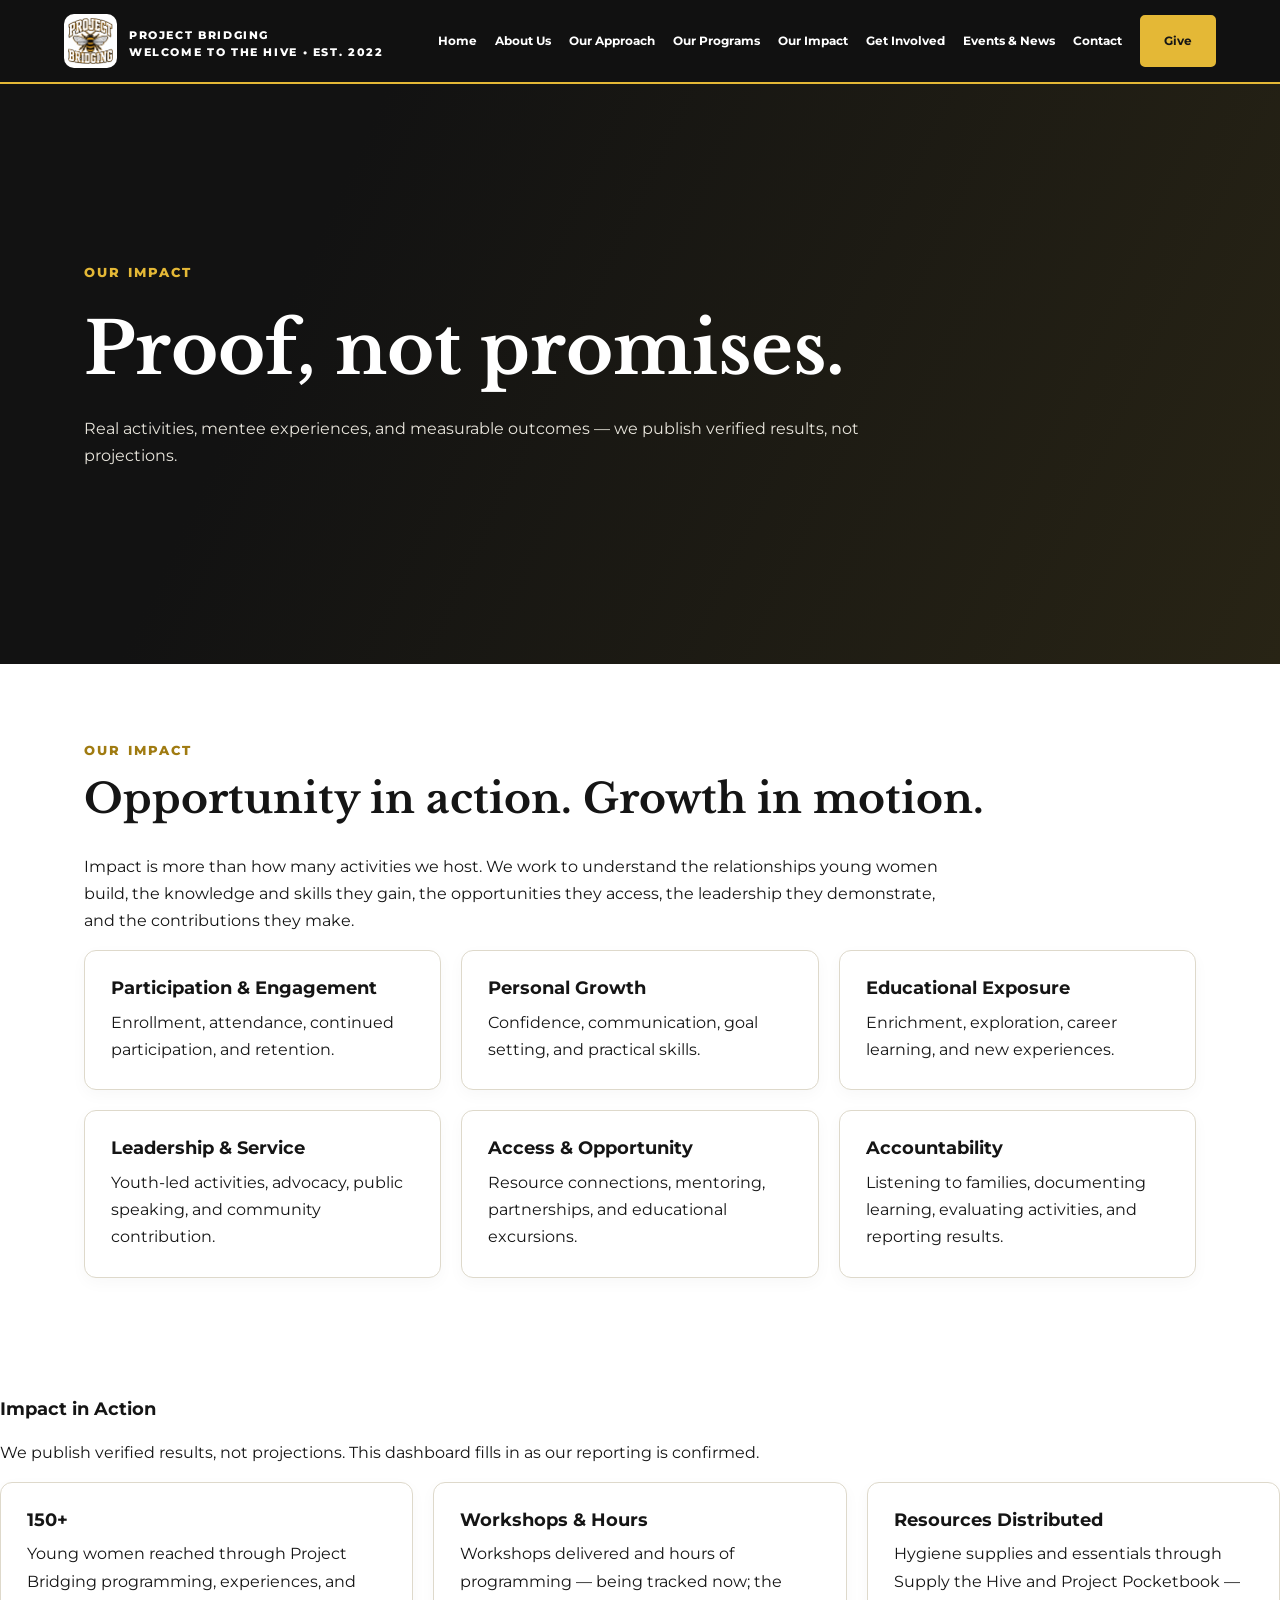
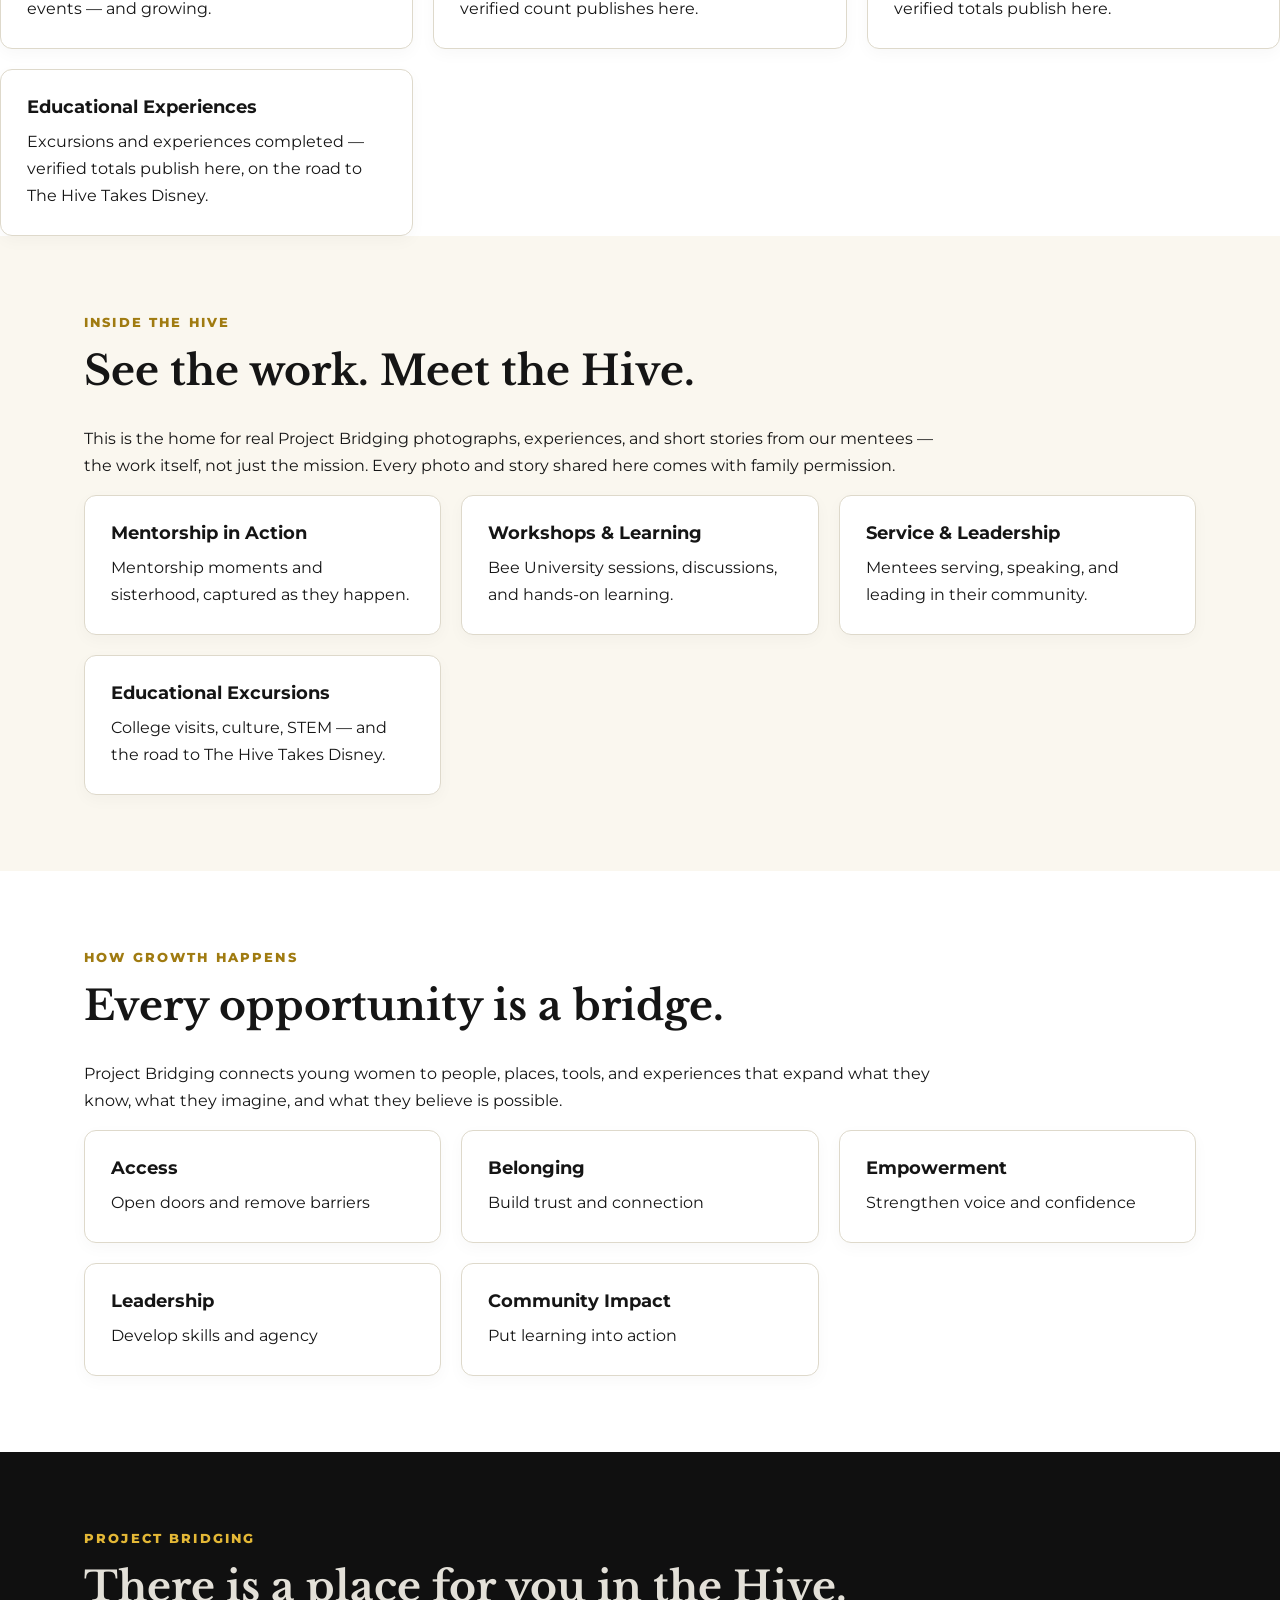
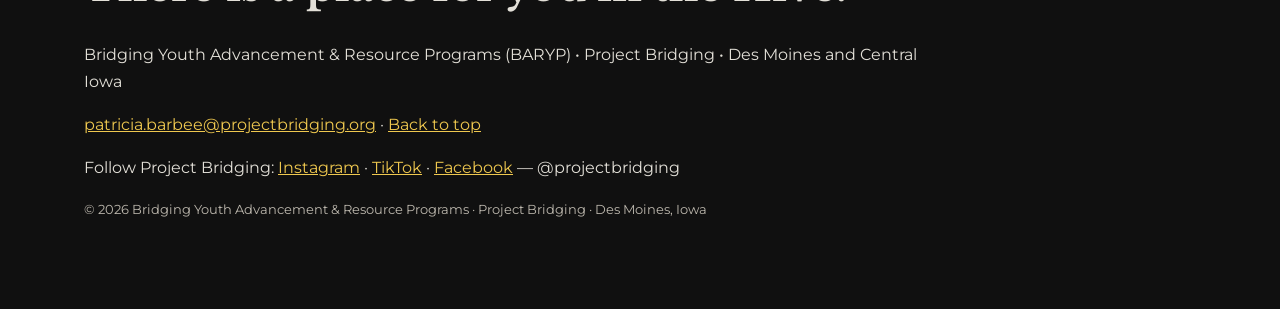
<file: impact.html>
<!DOCTYPE html>
<html lang="en"><head><meta charset="UTF-8"><link rel="icon" type="image/png" href="logo.png"><meta name="viewport" content="width=device-width, initial-scale=1"><meta name="description" content="The impact of Project Bridging: verified outcomes, mentee experiences, and stories from inside the Hive."><title>Our Impact | Project Bridging</title><style>
@import url('https://fonts.googleapis.com/css2?family=Libre+Baskerville:wght@400;700&family=Montserrat:wght@400;500;600;700;800&display=swap');
:root{--gold:#e4b836;--black:#151515;--cream:#faf7ef;--muted:#5f5b53}*{box-sizing:border-box}html{scroll-behavior:smooth}body{margin:0;color:var(--black);font-family:Montserrat,Arial,sans-serif;line-height:1.7}h1,h2,h3{line-height:1.23}h1,h2{font-family:'Libre Baskerville',Georgia,serif}h1{font-size:clamp(2.6rem,5.6vw,5.5rem);margin:.3em 0}h2{font-size:clamp(1.9rem,3.2vw,3.2rem);margin:.3em 0 .7em}h3{font-size:1.15rem}p{max-width:78ch}a{color:inherit}header{background:#111;color:white;position:sticky;top:0;z-index:4;border-bottom:2px solid var(--gold)}.nav{max-width:1200px;margin:auto;display:flex;justify-content:space-between;align-items:center;gap:20px;padding:14px 24px}.brand{font-weight:800;letter-spacing:.1em;text-decoration:none;color:var(--gold);line-height:1.1}.brand span{display:block;font-size:.68rem;color:#fff;letter-spacing:.15em;margin-top:5px}.navlinks{display:flex;gap:18px;flex-wrap:wrap;align-items:center}.navlinks a{font-size:.78rem;text-decoration:none;font-weight:700}.navlinks a:hover{color:var(--gold)}.btn{display:inline-flex;align-items:center;justify-content:center;padding:13px 22px;background:var(--gold);color:#161616;font-size:.84rem;font-weight:800;border-radius:5px;text-decoration:none;border:2px solid var(--gold);cursor:pointer}.btn.outline{background:transparent;border-color:currentColor;color:inherit}.btn:hover{filter:brightness(.92)}.hero{background:linear-gradient(115deg,#121212 25%,#282415 100%);color:white;min-height:580px;display:flex;align-items:center}.wrap{max-width:1160px;padding:76px 24px;margin:auto}.hero .wrap{width:100%}.eyebrow{font-weight:800;font-size:.79rem;letter-spacing:.17em;text-transform:uppercase;color:#a07b11}.hero .eyebrow{color:var(--gold)}.lead{font-size:1.18rem;max-width:720px}.hero p{color:#e8e5dc}.actions{display:flex;gap:12px;flex-wrap:wrap;margin-top:28px}.hero .btn.outline{color:white}.gold{color:var(--gold)}.cream{background:var(--cream)}.dark{background:#171717;color:#fff}.dark p{color:#e0ded9}.grid{display:grid;grid-template-columns:repeat(3,minmax(0,1fr));gap:20px}.grid.two{grid-template-columns:repeat(2,minmax(0,1fr))}.card{background:#fff;border:1px solid #ded9cb;border-radius:12px;padding:26px;box-shadow:0 5px 16px rgba(0,0,0,.03)}.dark .card{background:#242424;border-color:#48402b}.card h3{margin:0 0 9px}.card p{margin:0}.number{font-size:2rem;color:#bc911b;font-weight:800}.separator{height:4px;width:64px;background:var(--gold);margin:22px 0}.steps{counter-reset:step}.step{padding:22px 0;border-bottom:1px solid #ddd7c9;display:grid;grid-template-columns:65px 1fr;gap:15px}.step:before{counter-increment:step;content:counter(step,decimal-leading-zero);color:#aa7d00;font-size:1.6rem;font-weight:800}.step h3{margin:0}.step p{margin:.3em 0}.cols{columns:2;column-gap:45px}.cols>div{break-inside:avoid;margin-bottom:25px}.callout{border-left:5px solid var(--gold);padding:22px 25px;background:#f3ecd8;margin:28px 0;font-weight:600}.dark .callout{color:#151515}.small{font-size:.82rem;color:var(--muted)}.tag{font-size:.74rem;display:inline-block;font-weight:800;letter-spacing:.08em;text-transform:uppercase;color:#8f6e12}.quote{font:700 clamp(1.3rem,2.5vw,2rem)/1.5 'Libre Baskerville',Georgia,serif}.notice{background:#fff5da;padding:15px 18px;border-radius:8px;border:1px solid #e6cc7b;margin-top:15px}.faq details{border-bottom:1px solid #ded8cd;padding:18px 0}.faq summary{font-weight:800;cursor:pointer}.faq p{margin:12px 0 0}.footer{background:#101010;color:#e3e0d8}.footer a{color:#efc84f}.muted{color:#6b665b}ul{padding-left:22px}li{margin:7px 0}.chips{display:flex;flex-wrap:wrap;gap:8px}.chip{border:1px solid #b18d2a;border-radius:30px;padding:5px 12px;font-size:.8rem;font-weight:700}.menu-toggle{display:none;background:none;border:1px solid #aaa;color:white;padding:8px 10px;border-radius:4px}@media(max-width:900px){.grid{grid-template-columns:repeat(2,minmax(0,1fr))}.navlinks{gap:10px}.navlinks a{font-size:.7rem}}@media(max-width:700px){.nav{align-items:flex-start}.menu-toggle{display:block}.navlinks{display:none;position:absolute;top:68px;left:0;right:0;background:#161616;padding:22px;flex-direction:column;align-items:flex-start}.navlinks.open{display:flex}.grid,.grid.two{grid-template-columns:1fr}.cols{columns:1}.wrap{padding:55px 20px}.hero{min-height:570px}.step{grid-template-columns:47px 1fr}.navlinks a{font-size:.9rem}}
.hub-grid{display:grid;grid-template-columns:repeat(2,1fr);gap:14px;margin-top:34px}.hub-btn{display:flex;align-items:center;gap:14px;background:#fff;border:1px solid #e6e2d9;border-left:5px solid #e4b836;padding:18px 22px;transition:.2s;color:inherit;text-decoration:none}.hub-btn:hover{transform:translateY(-1px);border-color:#e4b836;box-shadow:0 4px 14px rgba(0,0,0,.08)}.hub-btn .ic{font-size:1.5rem;line-height:1}.hub-btn strong{display:block;font-size:1rem}.hub-btn span{font-size:.83rem;color:#5f5b53}@media(max-width:620px){.hub-grid{grid-template-columns:1fr}}.brand{display:flex;align-items:center;gap:12px}.brand img{height:54px;width:auto;background:#fff;border-radius:10px;padding:4px}.brand-text{display:flex;flex-direction:column;line-height:1.15}.hero-logo{display:block;width:200px;max-width:62vw;height:auto;background:#fff;border-radius:18px;padding:10px;margin:0 auto 20px}.footer-logo{height:92px;width:auto;background:#fff;border-radius:14px;padding:6px;margin-bottom:14px}</style></head>
<body id="home">
<header><nav class="nav" aria-label="Primary navigation"><a class="brand" href="index.html"><img src="logo.png" alt="Project Bridging logo"><span class="brand-text">PROJECT BRIDGING<span>WELCOME TO THE HIVE • EST. 2022</span></span></a><button class="menu-toggle" aria-label="Toggle navigation" aria-expanded="false" onclick="const n=document.getElementById('navlinks');n.classList.toggle('open');this.setAttribute('aria-expanded',n.classList.contains('open'))">☰ Menu</button><div id="navlinks" class="navlinks"><a href="index.html">Home</a><a href="about.html">About Us</a><a href="our-approach.html">Our Approach</a><a href="programs.html">Our Programs</a><a href="impact.html">Our Impact</a><a href="get-involved.html">Get Involved</a><a href="events.html">Events &amp; News</a><a href="contact.html">Contact</a><a href="give.html" class="btn">Give</a></div></nav></header>
<main>
<section class="hero"><div class="wrap"><div class="eyebrow">Our Impact</div><h1>Proof, not <span class="accent">promises.</span></h1><p class="lede">Real activities, mentee experiences, and measurable outcomes — we publish verified results, not projections.</p></div></section><section id="impact"><div class="wrap"><div class="eyebrow">Our impact</div><h2>Opportunity in action. Growth in motion.</h2><p>Impact is more than how many activities we host. We work to understand the relationships young women build, the knowledge and skills they gain, the opportunities they access, the leadership they demonstrate, and the contributions they make.</p><div class="grid"><div class="card"><h3>Participation &amp; Engagement</h3><p>Enrollment, attendance, continued participation, and retention.</p></div><div class="card"><h3>Personal Growth</h3><p>Confidence, communication, goal setting, and practical skills.</p></div><div class="card"><h3>Educational Exposure</h3><p>Enrichment, exploration, career learning, and new experiences.</p></div><div class="card"><h3>Leadership &amp; Service</h3><p>Youth-led activities, advocacy, public speaking, and community contribution.</p></div><div class="card"><h3>Access &amp; Opportunity</h3><p>Resource connections, mentoring, partnerships, and educational excursions.</p></div><div class="card"><h3>Accountability</h3><p>Listening to families, documenting learning, evaluating activities, and reporting results.</p></div></div></div><h3 style="margin-top:44px">Impact in Action</h3><p>We publish verified results, not projections. This dashboard fills in as our reporting is confirmed.</p><div class="grid"><div class="card"><h3>150+</h3><p>Young women reached through Project Bridging programming, experiences, and events — and growing.</p></div><div class="card"><h3>Workshops &amp; Hours</h3><p>Workshops delivered and hours of programming — being tracked now; the verified count publishes here.</p></div><div class="card"><h3>Resources Distributed</h3><p>Hygiene supplies and essentials through Supply the Hive and Project Pocketbook — verified totals publish here.</p></div><div class="card"><h3>Educational Experiences</h3><p>Excursions and experiences completed — verified totals publish here, on the road to The Hive Takes Disney.</p></div></div></section><section id="inside" class="cream"><div class="wrap"><div class="eyebrow">Inside the Hive</div><h2>See the work. Meet the Hive.</h2><p>This is the home for real Project Bridging photographs, experiences, and short stories from our mentees — the work itself, not just the mission. Every photo and story shared here comes with family permission.</p><div class="grid"><div class="card"><h3>Mentorship in Action</h3><p>Mentorship moments and sisterhood, captured as they happen.</p></div><div class="card"><h3>Workshops &amp; Learning</h3><p>Bee University sessions, discussions, and hands-on learning.</p></div><div class="card"><h3>Service &amp; Leadership</h3><p>Mentees serving, speaking, and leading in their community.</p></div><div class="card"><h3>Educational Excursions</h3><p>College visits, culture, STEM — and the road to The Hive Takes Disney.</p></div></div></div></section>
<section><div class="wrap"><div class="eyebrow">How growth happens</div><h2>Every opportunity is a bridge.</h2><p class="lede">Project Bridging connects young women to people, places, tools, and experiences that expand what they know, what they imagine, and what they believe is possible.</p><div class="grid"><div class="card"><h3>Access</h3><p>Open doors and remove barriers</p></div><div class="card"><h3>Belonging</h3><p>Build trust and connection</p></div><div class="card"><h3>Empowerment</h3><p>Strengthen voice and confidence</p></div><div class="card"><h3>Leadership</h3><p>Develop skills and agency</p></div><div class="card"><h3>Community Impact</h3><p>Put learning into action</p></div></div></div></section></main>
<footer class="footer"><div class="wrap"><div class="eyebrow gold">Project Bridging</div><h2>There is a place for you in the Hive.</h2><p>Bridging Youth Advancement &amp; Resource Programs (BARYP) • Project Bridging • Des Moines and Central Iowa</p><p><a href="mailto:patricia.barbee@projectbridging.org">patricia.barbee@projectbridging.org</a> · <a href="#home">Back to top</a></p><p>Follow Project Bridging: <a href="https://www.instagram.com/projectbridging/">Instagram</a> · <a href="https://www.tiktok.com/@projectbridging">TikTok</a> · <a href="https://www.facebook.com/projectbridging">Facebook</a> — @projectbridging</p><p class="small" style="color:#bdb8ae">© 2026 Bridging Youth Advancement &amp; Resource Programs · Project Bridging · Des Moines, Iowa</p></div></footer>
<script>document.querySelectorAll('.navlinks a').forEach(a=>a.addEventListener('click',()=>{const n=document.getElementById('navlinks');n.classList.remove('open');document.querySelector('.menu-toggle').setAttribute('aria-expanded','false')}))</script>
</body></html>
</file>
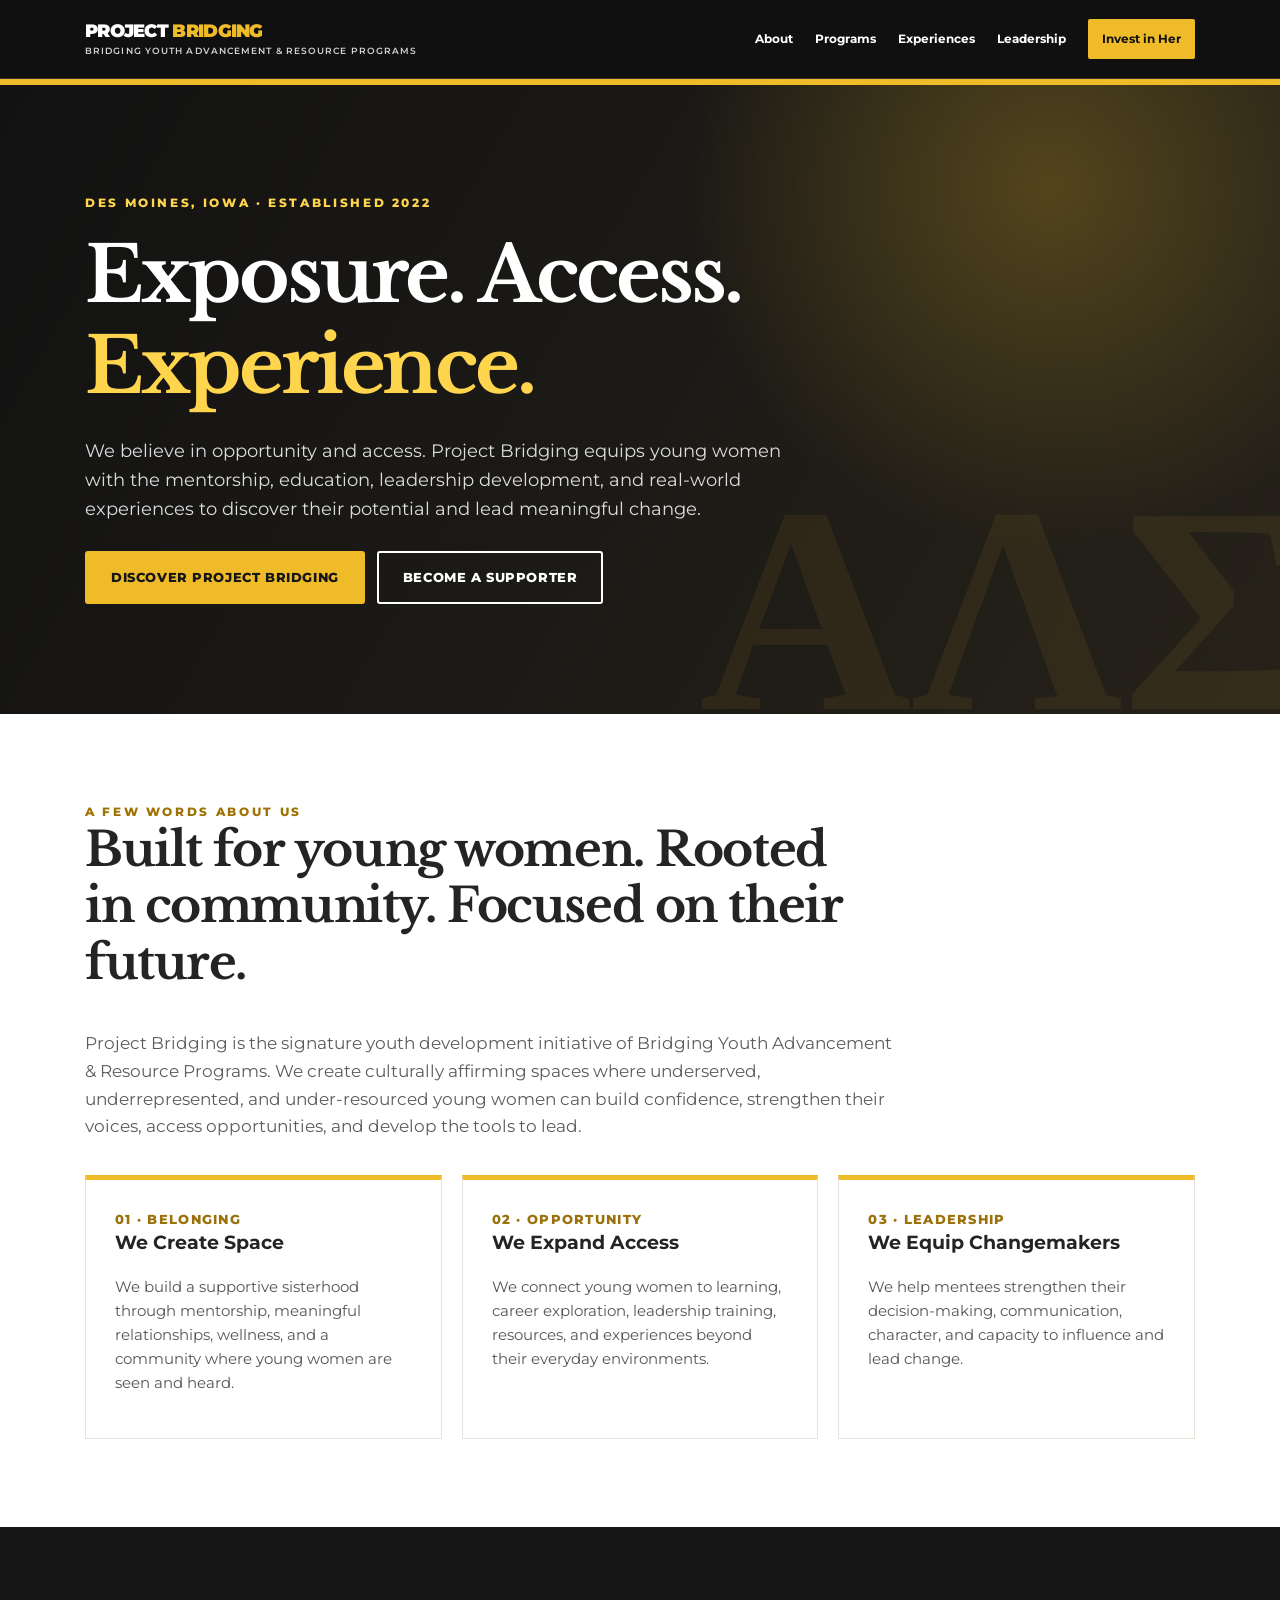
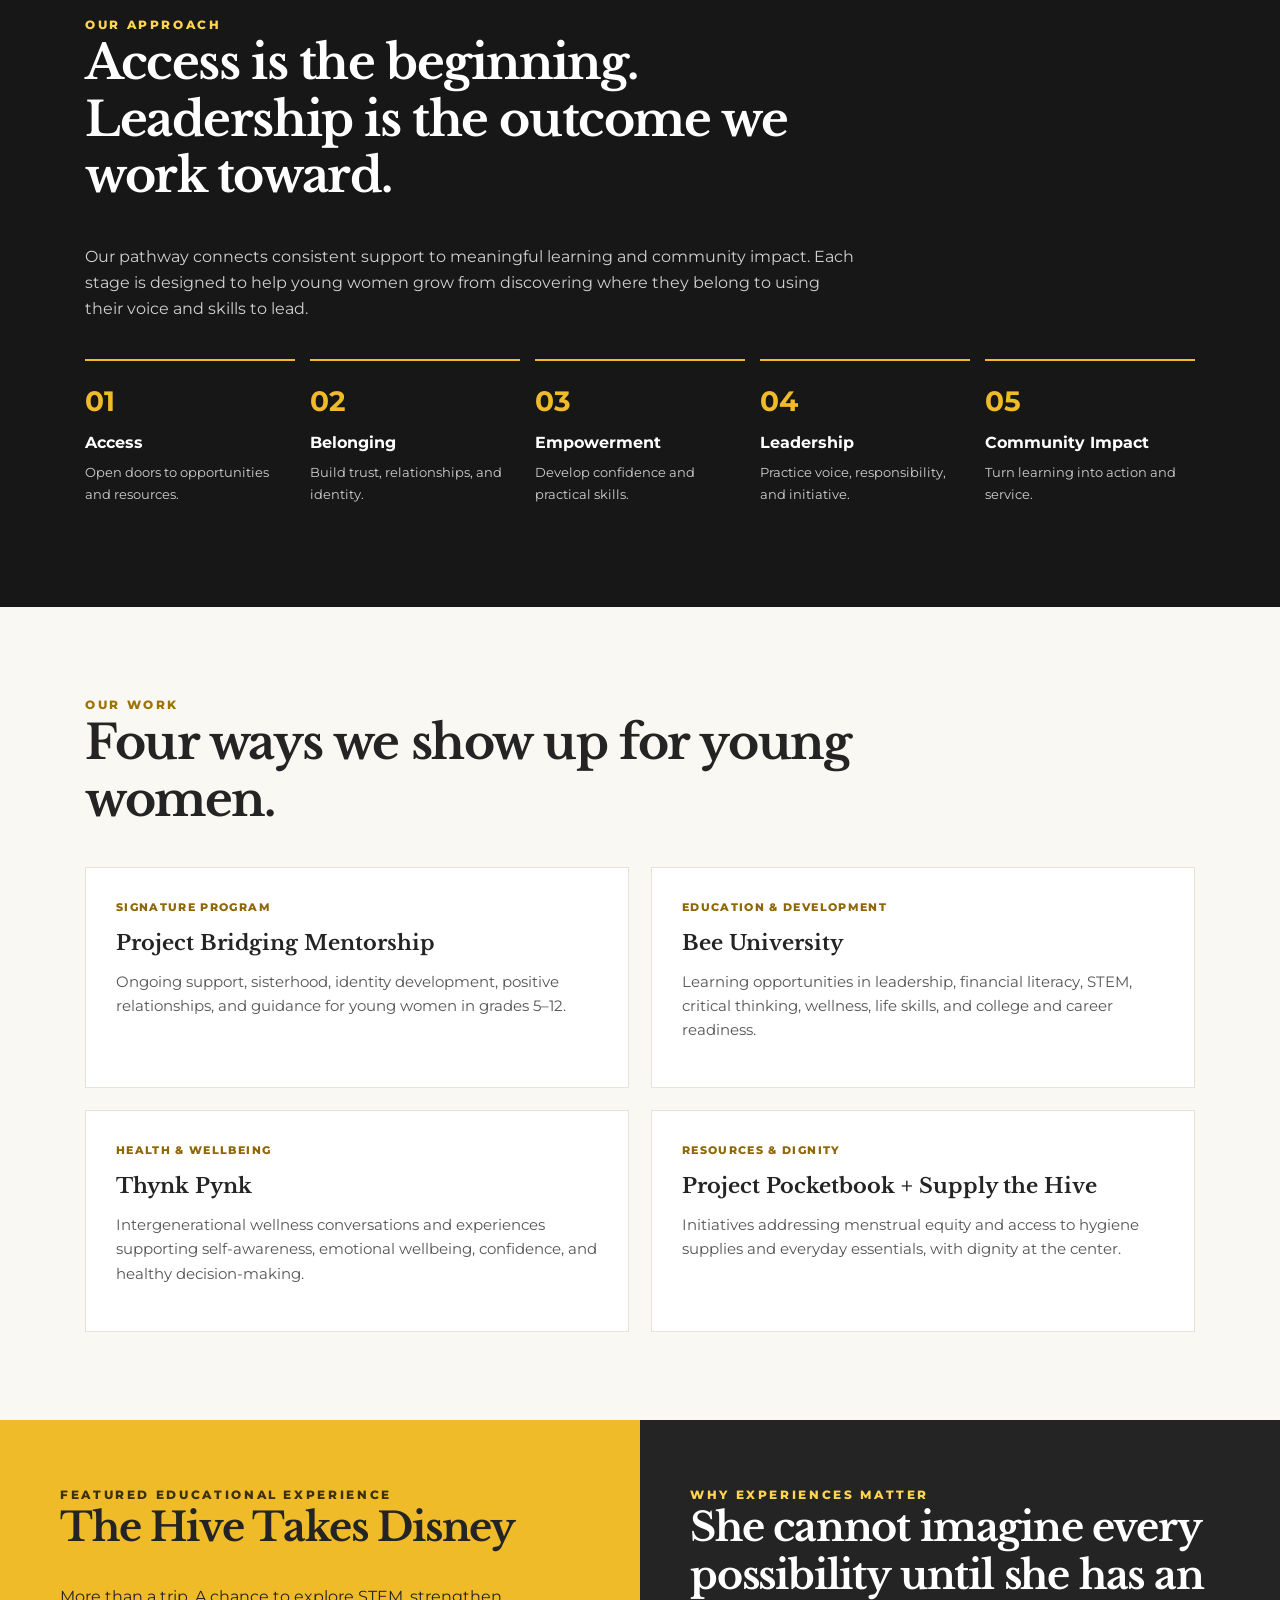
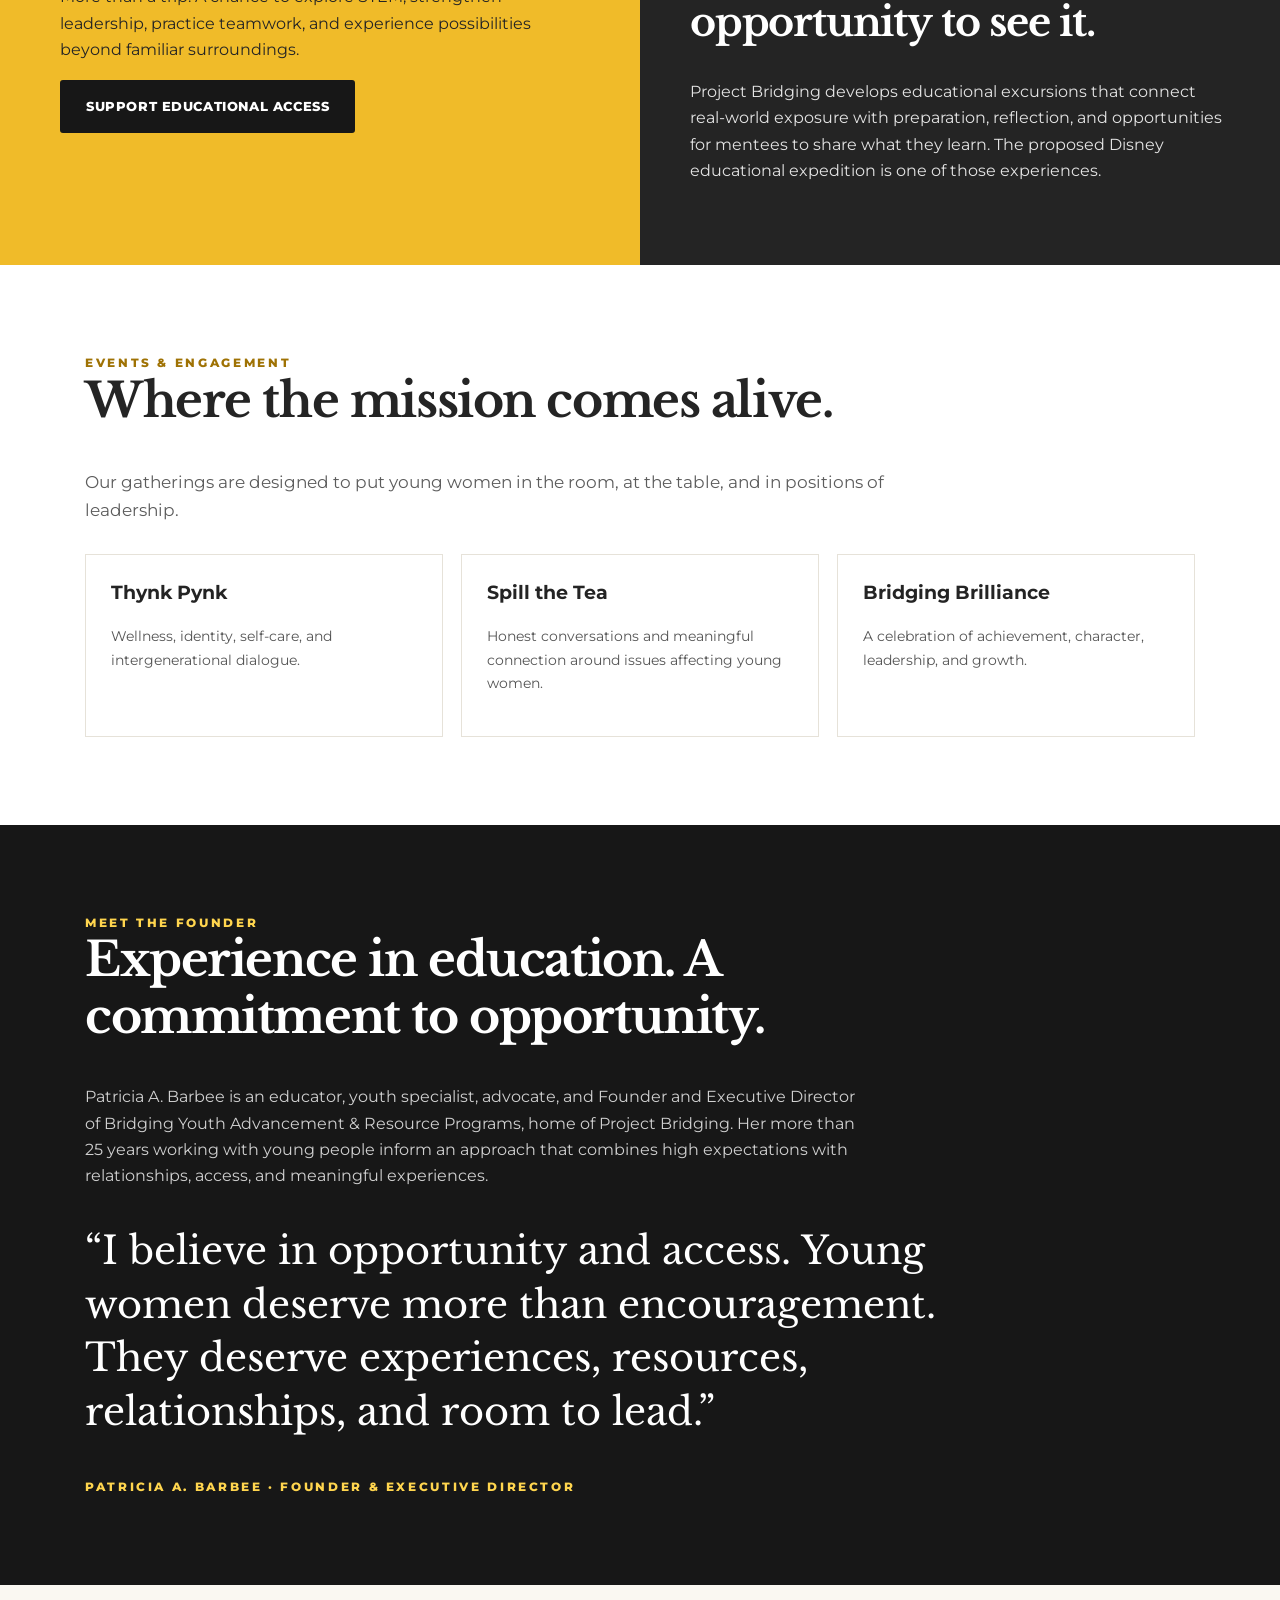
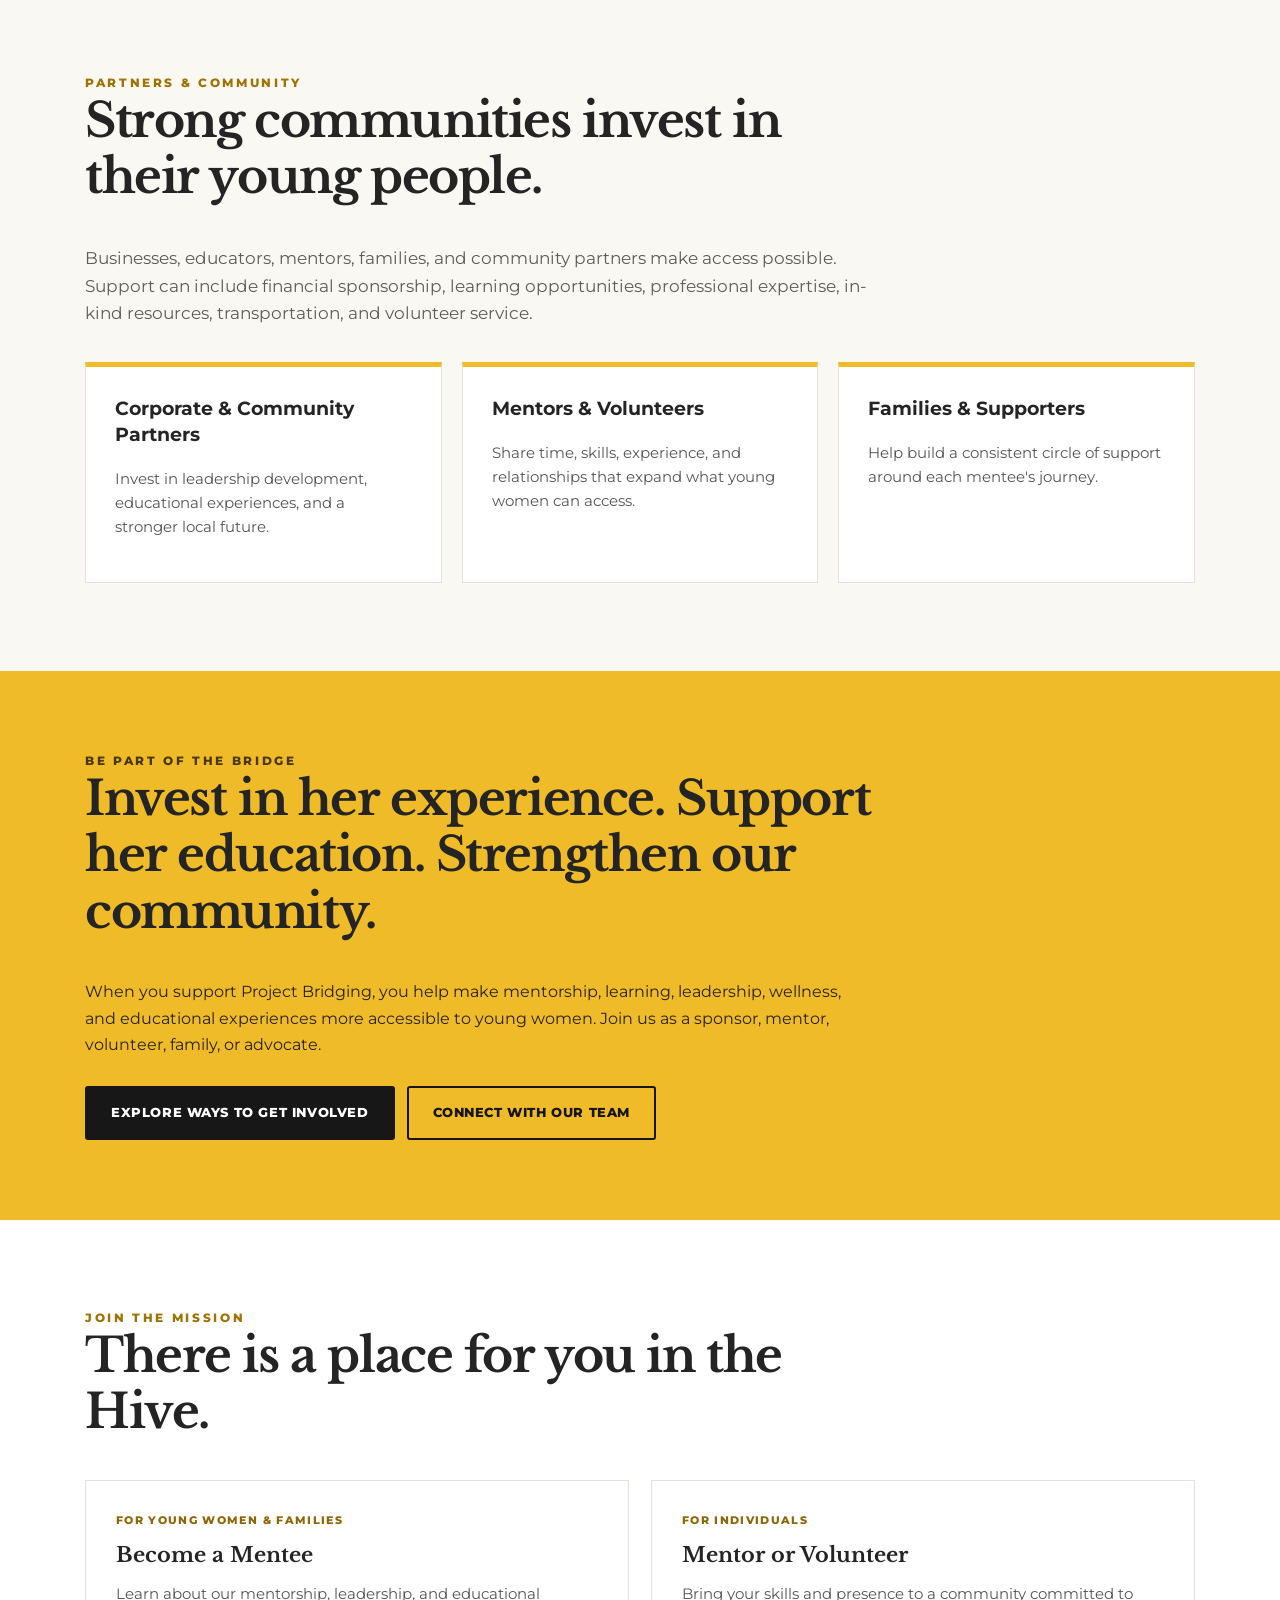
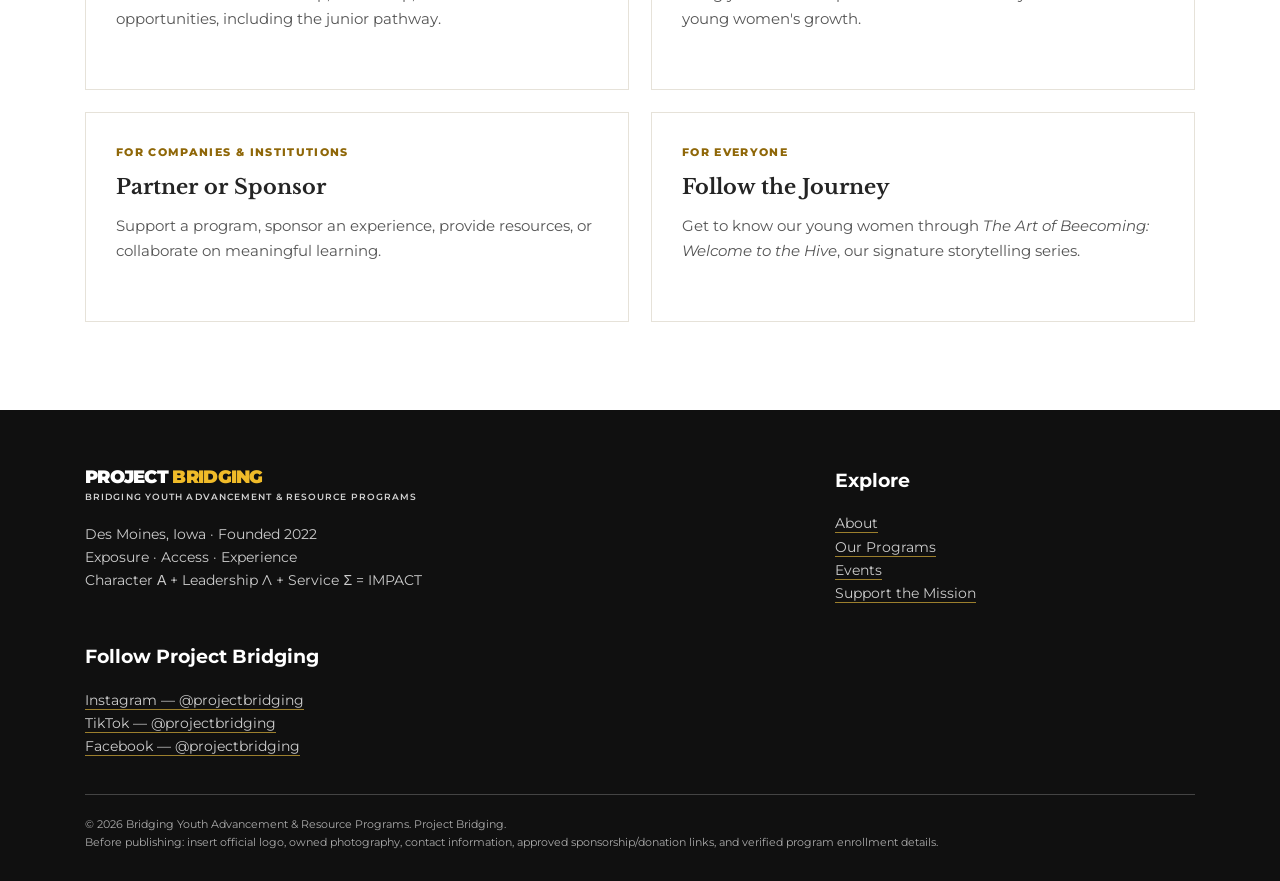
<file: index-with-social.html>
<!doctype html>
<html lang="en">
<head>
<meta charset="utf-8"><meta name="viewport" content="width=device-width, initial-scale=1">
<meta name="description" content="Project Bridging equips young women through mentorship, leadership development, education, and experiential learning in Des Moines, Iowa.">
<title>Project Bridging | Exposure. Access. Experience.</title>
<link rel="preconnect" href="https://fonts.googleapis.com"><link rel="preconnect" href="https://fonts.gstatic.com" crossorigin><link href="https://fonts.googleapis.com/css2?family=Libre+Baskerville:wght@400;700&family=Montserrat:wght@400;500;600;700;800;900&display=swap" rel="stylesheet">
<style>
:root{--gold:#f0bb29;--yellow:#ffd54e;--black:#161616;--ink:#242424;--cream:#faf8f2;--muted:#666;--line:#e6e2d9}*{box-sizing:border-box}html{scroll-behavior:smooth}body{margin:0;font-family:Montserrat,Arial,sans-serif;color:var(--ink);background:#fff;line-height:1.65}a{text-decoration:none;color:inherit}button{font-family:inherit}.wrap{max-width:1160px;margin:auto;padding:0 25px}.eyebrow{font-size:.75rem;letter-spacing:.22em;text-transform:uppercase;font-weight:800;color:#9f7204}.eyebrow.light{color:var(--yellow)}h1,h2,h3,p{margin-top:0}h1,h2{font-family:'Libre Baskerville',Georgia,serif;line-height:1.19}h1{font-size:clamp(2.7rem,6vw,5.1rem);letter-spacing:-.04em}h2{font-size:clamp(2rem,3.7vw,3.2rem);letter-spacing:-.03em;max-width:800px}h3{font-size:1.16rem;line-height:1.4}p{max-width:770px}.muted{color:var(--muted)}.btn{display:inline-flex;justify-content:center;align-items:center;background:var(--gold);padding:14px 24px;color:#161616;font-weight:800;font-size:.82rem;text-transform:uppercase;letter-spacing:.045em;border:2px solid var(--gold);border-radius:3px;transition:.2s}.btn:hover{background:#ffda63;border-color:#ffda63;transform:translateY(-1px)}.btn.outline{background:transparent;border-color:#fff;color:#fff}.btn.outline:hover{background:#fff;color:#111}.btn.dark{background:#171717;border-color:#171717;color:white}.btn.dark:hover{background:#333}.actions{display:flex;flex-wrap:wrap;gap:12px;margin-top:28px}header{background:#101010;color:white;position:sticky;top:0;z-index:50;border-bottom:1px solid #333}.nav{display:flex;justify-content:space-between;align-items:center;gap:20px;min-height:78px}.brand{font-weight:900;font-size:1.1rem;letter-spacing:-.04em;line-height:1.05}.brand small{font-size:.57rem;font-weight:600;letter-spacing:.12em;display:block;color:#d3d3d3;margin-top:6px}.nav-links{display:flex;gap:22px;align-items:center;font-size:.77rem;font-weight:700}.nav-links a:hover{color:var(--yellow)}.nav-links .nav-cta{background:var(--gold);color:#111;padding:10px 14px;border-radius:2px}.hero{background:radial-gradient(circle at 82% 16%,#53451c 0%,transparent 31%),linear-gradient(120deg,#121212 0%,#26221a 100%);color:#fff;padding:108px 0 110px;overflow:hidden;position:relative}.hero:after{content:'ΑΛΣ';font-family:Georgia,serif;font-size:clamp(140px,23vw,350px);font-weight:700;color:rgba(240,187,41,.07);position:absolute;right:-35px;bottom:-140px;pointer-events:none}.hero .wrap{position:relative;z-index:1}.hero h1{max-width:950px;margin:17px 0 23px}.hero h1 span{color:var(--yellow)}.hero p{font-size:1.1rem;color:#ddd;max-width:700px}.goldline{height:6px;background:var(--gold)}section{padding:88px 0}.section-lead{font-size:1.05rem;color:#5c5c5c;max-width:810px}.cards{display:grid;grid-template-columns:repeat(3,1fr);gap:20px;margin-top:34px}.card{padding:29px;background:#fff;border:1px solid var(--line);border-top:5px solid var(--gold)}.card .num{font-size:.8rem;color:#9b710b;font-weight:800;letter-spacing:.1em}.card p{font-size:.91rem;color:#555}.cream{background:var(--cream)}.darksection{background:#171717;color:white}.darksection p{color:#d0d0d0}.steps{display:grid;grid-template-columns:repeat(5,1fr);gap:15px;margin-top:36px}.step{border-top:2px solid var(--gold);padding-top:17px}.step strong{display:block;color:var(--gold);font-size:1.75rem}.step h3{font-size:1rem;margin:8px 0}.step p{font-size:.83rem}.feature-grid{display:grid;grid-template-columns:repeat(2,1fr);gap:22px;margin-top:32px}.feature{background:#fff;border:1px solid var(--line);padding:30px;min-height:210px}.feature .tag{font-size:.7rem;text-transform:uppercase;font-weight:800;color:#8f6708;letter-spacing:.12em}.feature h3{font-family:'Libre Baskerville',serif;font-size:1.3rem;margin:12px 0}.feature p{font-size:.92rem;color:#555}.spotlight{display:grid;grid-template-columns:1fr 1fr;min-height:380px}.spotlight .left{background:var(--gold);padding:65px max(30px,calc((100vw - 1160px)/2));padding-right:50px}.spotlight h2{font-size:clamp(2rem,3.1vw,3rem)}.spotlight .right{background:#242424;color:white;padding:65px 50px;display:flex;flex-direction:column;justify-content:center}.spotlight .right p{color:#e4e4e4}.quote{font-family:'Libre Baskerville',serif;font-size:clamp(1.5rem,3vw,2.5rem);line-height:1.4;max-width:940px}.mini-grid{display:grid;grid-template-columns:repeat(3,1fr);gap:18px;margin-top:30px}.mini-grid article{background:white;padding:25px;border:1px solid var(--line)}.mini-grid p{font-size:.9rem;color:#555}.investment{background:var(--gold);padding:80px 0}.investment p{color:#28231a}.footer{background:#101010;color:white;padding:58px 0 30px}.footer p{color:#ccc;font-size:.88rem}.footer-inner{display:grid;grid-template-columns:2fr 1fr;gap:30px}.footer a{text-decoration:underline;text-decoration-color:#9c7f2d;text-underline-offset:4px}.footnote{font-size:.7rem;color:#aaa;border-top:1px solid #444;padding-top:20px;margin-top:35px}.mobile-menu{display:none}@media(max-width:850px){.nav-links{gap:10px;font-size:.68rem}.nav-links a:nth-child(2),.nav-links a:nth-child(3),.nav-links a:nth-child(4){display:none}.cards,.mini-grid{grid-template-columns:1fr 1fr}.steps{grid-template-columns:repeat(3,1fr)}}@media(max-width:620px){.hero{padding:85px 0}.nav{min-height:72px}.nav-links a:not(.nav-cta){display:none}.cards,.mini-grid,.feature-grid,.steps,.spotlight,.footer-inner{grid-template-columns:1fr}.spotlight .left,.spotlight .right{padding:48px 26px}section{padding:64px 0}.card,.feature{padding:23px}}
</style>
</head>
<body>
<header><div class="wrap nav"><a class="brand" href="#top">PROJECT <span style="color:#f0bb29">BRIDGING</span><small>BRIDGING YOUTH ADVANCEMENT &amp; RESOURCE PROGRAMS</small></a><nav class="nav-links" aria-label="Main menu"><a href="#about">About</a><a href="#work">Programs</a><a href="#experiences">Experiences</a><a href="#leadership">Leadership</a><a class="nav-cta" href="#invest">Invest in Her</a></nav></div></header>
<main id="top"><div class="goldline"></div>
<section class="hero"><div class="wrap"><div class="eyebrow light">Des Moines, Iowa · Established 2022</div><h1>Exposure. Access.<br><span>Experience.</span></h1><p>We believe in opportunity and access. Project Bridging equips young women with the mentorship, education, leadership development, and real-world experiences to discover their potential and lead meaningful change.</p><div class="actions"><a class="btn" href="#about">Discover Project Bridging</a><a class="btn outline" href="#invest">Become a Supporter</a></div></div></section>
<section id="about"><div class="wrap"><div class="eyebrow">A few words about us</div><h2>Built for young women. Rooted in community. Focused on their future.</h2><p class="section-lead">Project Bridging is the signature youth development initiative of Bridging Youth Advancement &amp; Resource Programs. We create culturally affirming spaces where underserved, underrepresented, and under-resourced young women can build confidence, strengthen their voices, access opportunities, and develop the tools to lead.</p><div class="cards"><article class="card"><div class="num">01 · BELONGING</div><h3>We Create Space</h3><p>We build a supportive sisterhood through mentorship, meaningful relationships, wellness, and a community where young women are seen and heard.</p></article><article class="card"><div class="num">02 · OPPORTUNITY</div><h3>We Expand Access</h3><p>We connect young women to learning, career exploration, leadership training, resources, and experiences beyond their everyday environments.</p></article><article class="card"><div class="num">03 · LEADERSHIP</div><h3>We Equip Changemakers</h3><p>We help mentees strengthen their decision-making, communication, character, and capacity to influence and lead change.</p></article></div></div></section>
<section class="darksection" id="approach"><div class="wrap"><div class="eyebrow light">Our approach</div><h2>Access is the beginning. Leadership is the outcome we work toward.</h2><p>Our pathway connects consistent support to meaningful learning and community impact. Each stage is designed to help young women grow from discovering where they belong to using their voice and skills to lead.</p><div class="steps"><div class="step"><strong>01</strong><h3>Access</h3><p>Open doors to opportunities and resources.</p></div><div class="step"><strong>02</strong><h3>Belonging</h3><p>Build trust, relationships, and identity.</p></div><div class="step"><strong>03</strong><h3>Empowerment</h3><p>Develop confidence and practical skills.</p></div><div class="step"><strong>04</strong><h3>Leadership</h3><p>Practice voice, responsibility, and initiative.</p></div><div class="step"><strong>05</strong><h3>Community Impact</h3><p>Turn learning into action and service.</p></div></div></div></section>
<section id="work" class="cream"><div class="wrap"><div class="eyebrow">Our work</div><h2>Four ways we show up for young women.</h2><div class="feature-grid"><article class="feature"><div class="tag">Signature program</div><h3>Project Bridging Mentorship</h3><p>Ongoing support, sisterhood, identity development, positive relationships, and guidance for young women in grades 5–12.</p></article><article class="feature"><div class="tag">Education &amp; development</div><h3>Bee University</h3><p>Learning opportunities in leadership, financial literacy, STEM, critical thinking, wellness, life skills, and college and career readiness.</p></article><article class="feature"><div class="tag">Health &amp; wellbeing</div><h3>Thynk Pynk</h3><p>Intergenerational wellness conversations and experiences supporting self-awareness, emotional wellbeing, confidence, and healthy decision-making.</p></article><article class="feature"><div class="tag">Resources &amp; dignity</div><h3>Project Pocketbook + Supply the Hive</h3><p>Initiatives addressing menstrual equity and access to hygiene supplies and everyday essentials, with dignity at the center.</p></article></div></div></section>
<div class="spotlight" id="experiences"><div class="left"><div class="eyebrow" style="color:#3c310b">Featured educational experience</div><h2>The Hive Takes Disney</h2><p>More than a trip. A chance to explore STEM, strengthen leadership, practice teamwork, and experience possibilities beyond familiar surroundings.</p><a class="btn dark" href="#invest">Support Educational Access</a></div><div class="right"><div class="eyebrow light">Why experiences matter</div><h2>She cannot imagine every possibility until she has an opportunity to see it.</h2><p>Project Bridging develops educational excursions that connect real-world exposure with preparation, reflection, and opportunities for mentees to share what they learn. The proposed Disney educational expedition is one of those experiences.</p></div></div>
<section id="events"><div class="wrap"><div class="eyebrow">Events &amp; engagement</div><h2>Where the mission comes alive.</h2><p class="section-lead">Our gatherings are designed to put young women in the room, at the table, and in positions of leadership.</p><div class="mini-grid"><article><h3>Thynk Pynk</h3><p>Wellness, identity, self-care, and intergenerational dialogue.</p></article><article><h3>Spill the Tea</h3><p>Honest conversations and meaningful connection around issues affecting young women.</p></article><article><h3>Bridging Brilliance</h3><p>A celebration of achievement, character, leadership, and growth.</p></article></div></div></section>
<section class="darksection" id="leadership"><div class="wrap"><div class="eyebrow light">Meet the founder</div><h2>Experience in education. A commitment to opportunity.</h2><p>Patricia A. Barbee is an educator, youth specialist, advocate, and Founder and Executive Director of Bridging Youth Advancement &amp; Resource Programs, home of Project Bridging. Her more than 25 years working with young people inform an approach that combines high expectations with relationships, access, and meaningful experiences.</p><p class="quote" style="color:white;margin-top:34px">“I believe in opportunity and access. Young women deserve more than encouragement. They deserve experiences, resources, relationships, and room to lead.”</p><div class="eyebrow light">Patricia A. Barbee · Founder &amp; Executive Director</div></div></section>
<section class="cream" id="partners"><div class="wrap"><div class="eyebrow">Partners &amp; community</div><h2>Strong communities invest in their young people.</h2><p class="section-lead">Businesses, educators, mentors, families, and community partners make access possible. Support can include financial sponsorship, learning opportunities, professional expertise, in-kind resources, transportation, and volunteer service.</p><div class="cards"><article class="card"><h3>Corporate &amp; Community Partners</h3><p>Invest in leadership development, educational experiences, and a stronger local future.</p></article><article class="card"><h3>Mentors &amp; Volunteers</h3><p>Share time, skills, experience, and relationships that expand what young women can access.</p></article><article class="card"><h3>Families &amp; Supporters</h3><p>Help build a consistent circle of support around each mentee's journey.</p></article></div></div></section>
<section class="investment" id="invest"><div class="wrap"><div class="eyebrow" style="color:#4b390d">Be part of the bridge</div><h2>Invest in her experience. Support her education. Strengthen our community.</h2><p>When you support Project Bridging, you help make mentorship, learning, leadership, wellness, and educational experiences more accessible to young women. Join us as a sponsor, mentor, volunteer, family, or advocate.</p><div class="actions"><a class="btn dark" href="#involvement">Explore Ways to Get Involved</a><a class="btn" style="border-color:#161616;background:transparent" href="#contact">Connect With Our Team</a></div></div></section>
<section id="involvement"><div class="wrap"><div class="eyebrow">Join the mission</div><h2>There is a place for you in the Hive.</h2><div class="feature-grid"><article class="feature"><div class="tag">For young women &amp; families</div><h3>Become a Mentee</h3><p>Learn about our mentorship, leadership, and educational opportunities, including the junior pathway.</p></article><article class="feature"><div class="tag">For individuals</div><h3>Mentor or Volunteer</h3><p>Bring your skills and presence to a community committed to young women's growth.</p></article><article class="feature"><div class="tag">For companies &amp; institutions</div><h3>Partner or Sponsor</h3><p>Support a program, sponsor an experience, provide resources, or collaborate on meaningful learning.</p></article><article class="feature"><div class="tag">For everyone</div><h3>Follow the Journey</h3><p>Get to know our young women through <em>The Art of Beecoming: Welcome to the Hive</em>, our signature storytelling series.</p></article></div></div></section>
</main><footer class="footer" id="contact"><div class="wrap"><div class="footer-inner"><div><div class="brand">PROJECT <span style="color:var(--gold)">BRIDGING</span><small>BRIDGING YOUTH ADVANCEMENT &amp; RESOURCE PROGRAMS</small></div><p style="margin-top:21px">Des Moines, Iowa · Founded 2022<br>Exposure · Access · Experience<br>Character Α + Leadership Λ + Service Σ = IMPACT</p></div><div><h3>Explore</h3><p><a href="#about">About</a><br><a href="#work">Our Programs</a><br><a href="#events">Events</a><br><a href="#invest">Support the Mission</a></p></div></div><div style="margin-top:25px"><h3>Follow Project Bridging</h3><p><a href="https://www.instagram.com/projectbridging/">Instagram — @projectbridging</a><br><a href="https://www.tiktok.com/@projectbridging">TikTok — @projectbridging</a><br><a href="https://www.facebook.com/projectbridging">Facebook — @projectbridging</a></p></div><div class="footnote">© <span id="year">2026</span> Bridging Youth Advancement &amp; Resource Programs. Project Bridging. <br>Before publishing: insert official logo, owned photography, contact information, approved sponsorship/donation links, and verified program enrollment details.</div></div></footer><script>document.getElementById('year').textContent=new Date().getFullYear();</script>
</body></html>
</file>
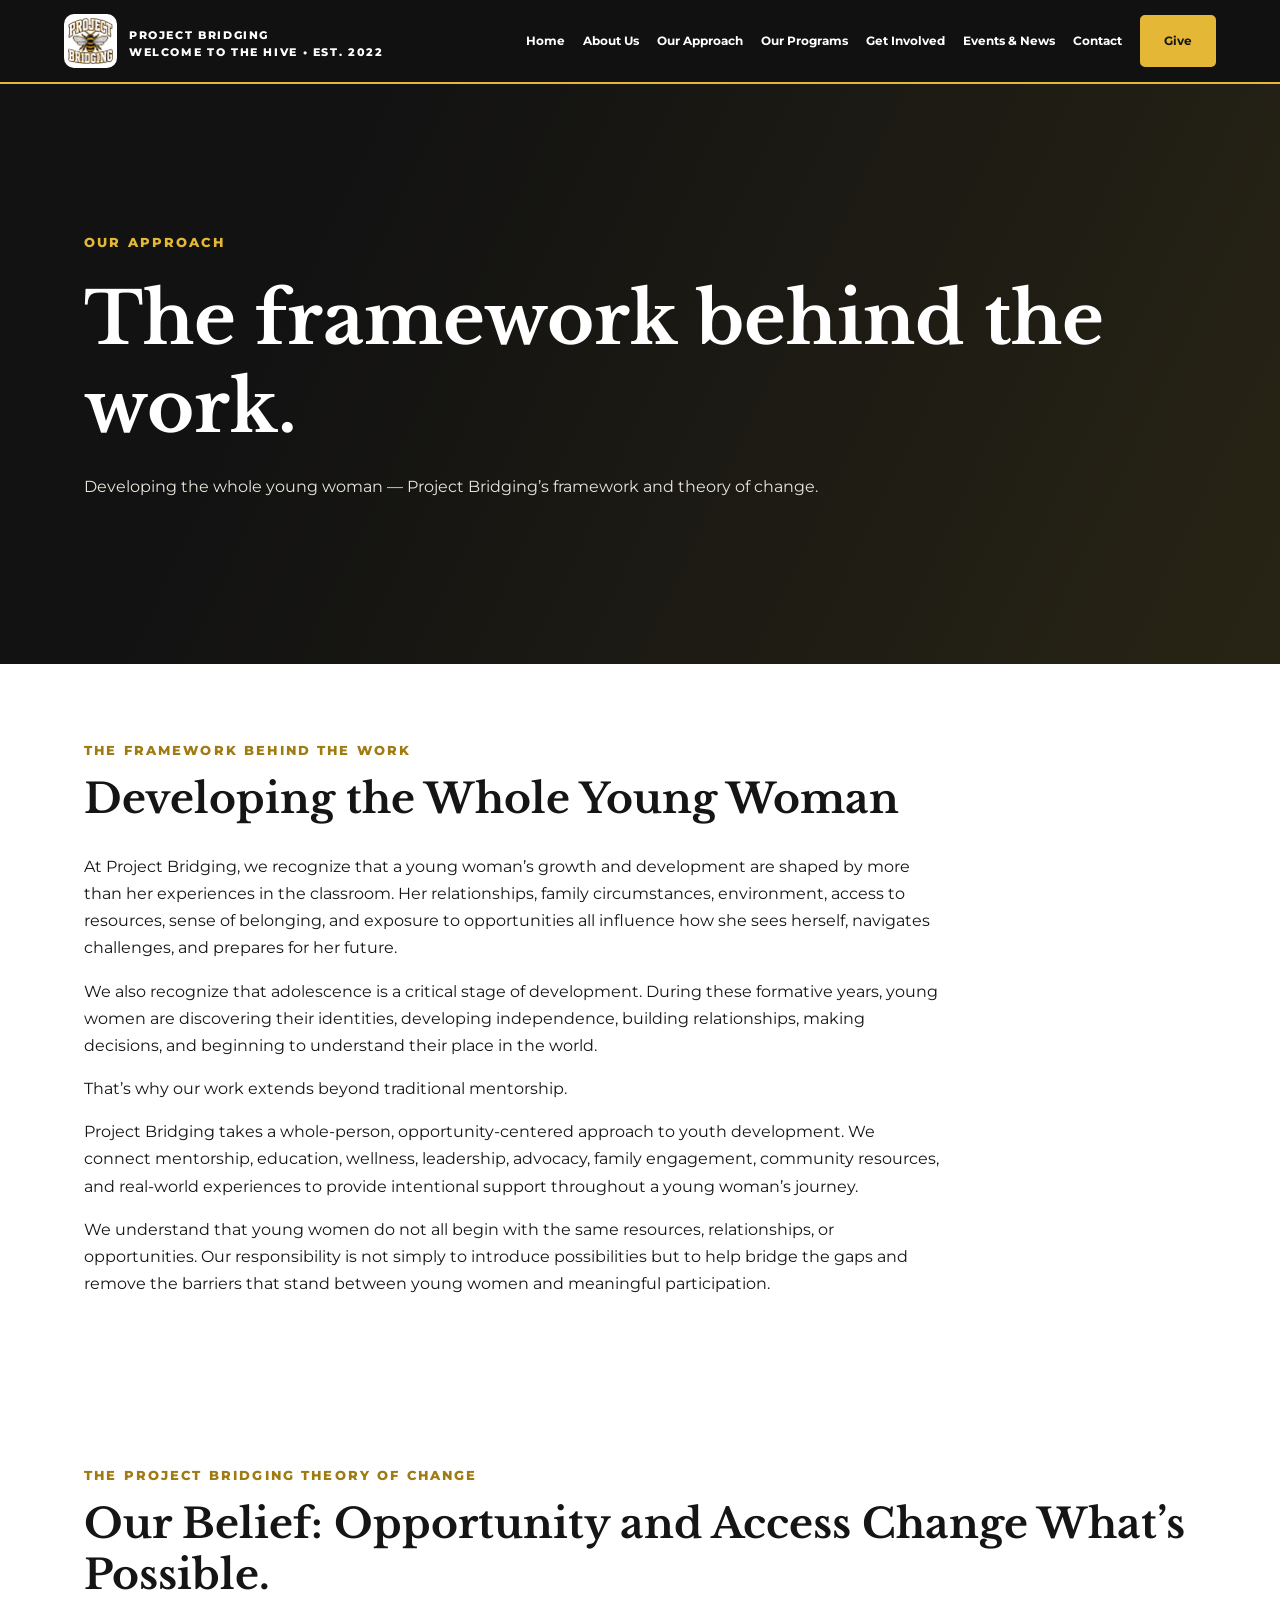
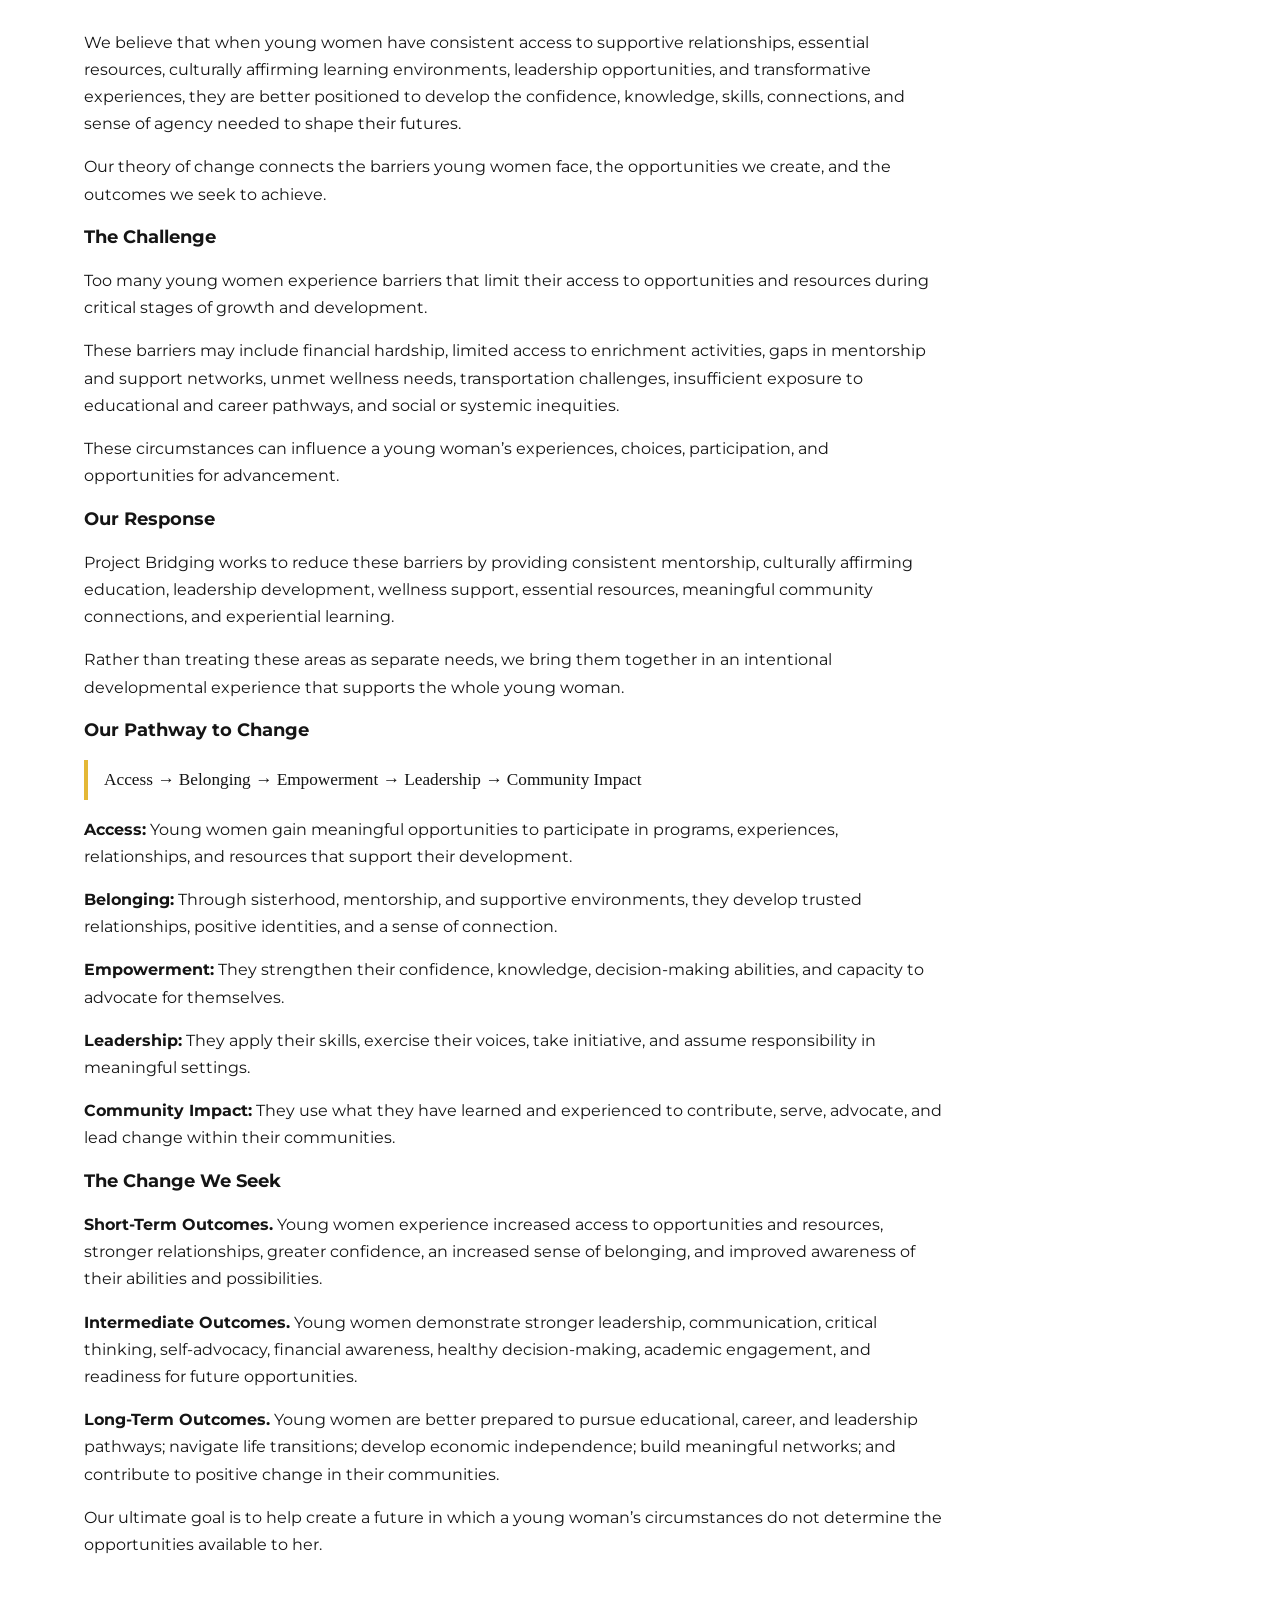
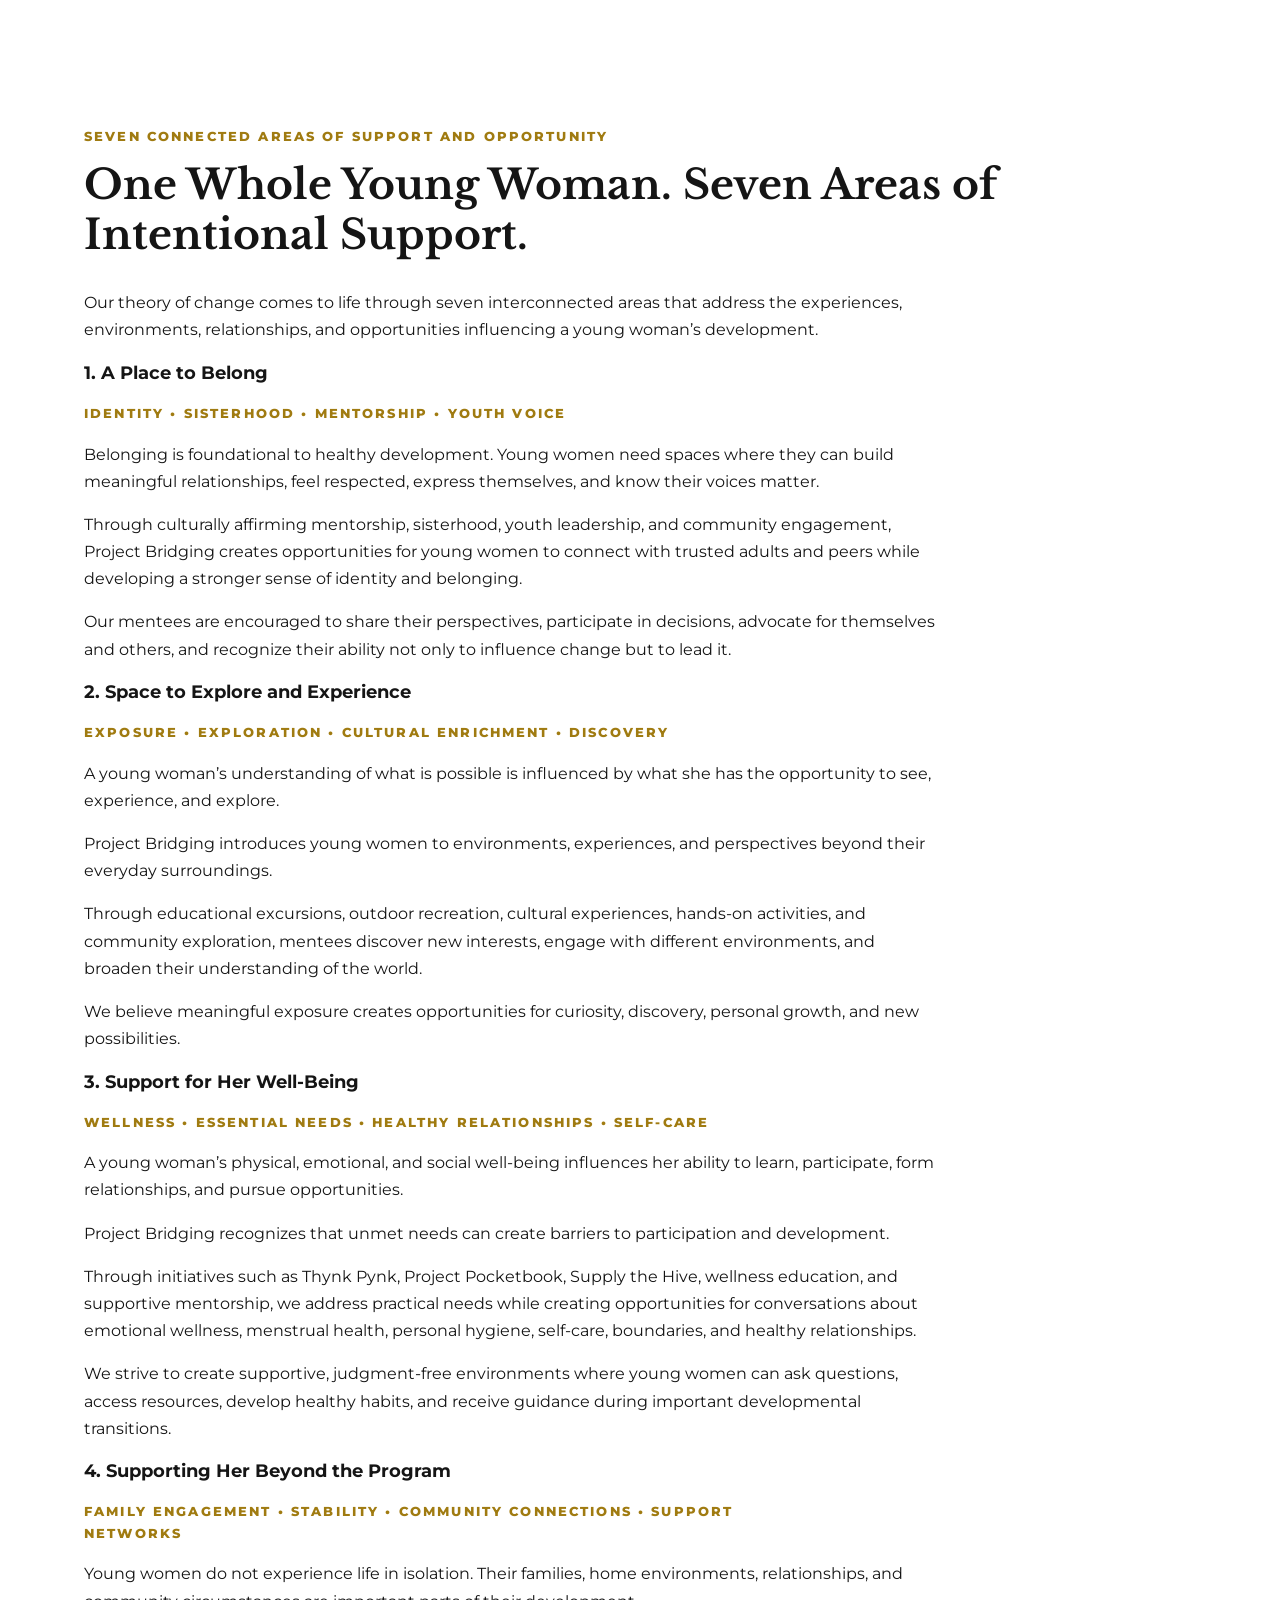
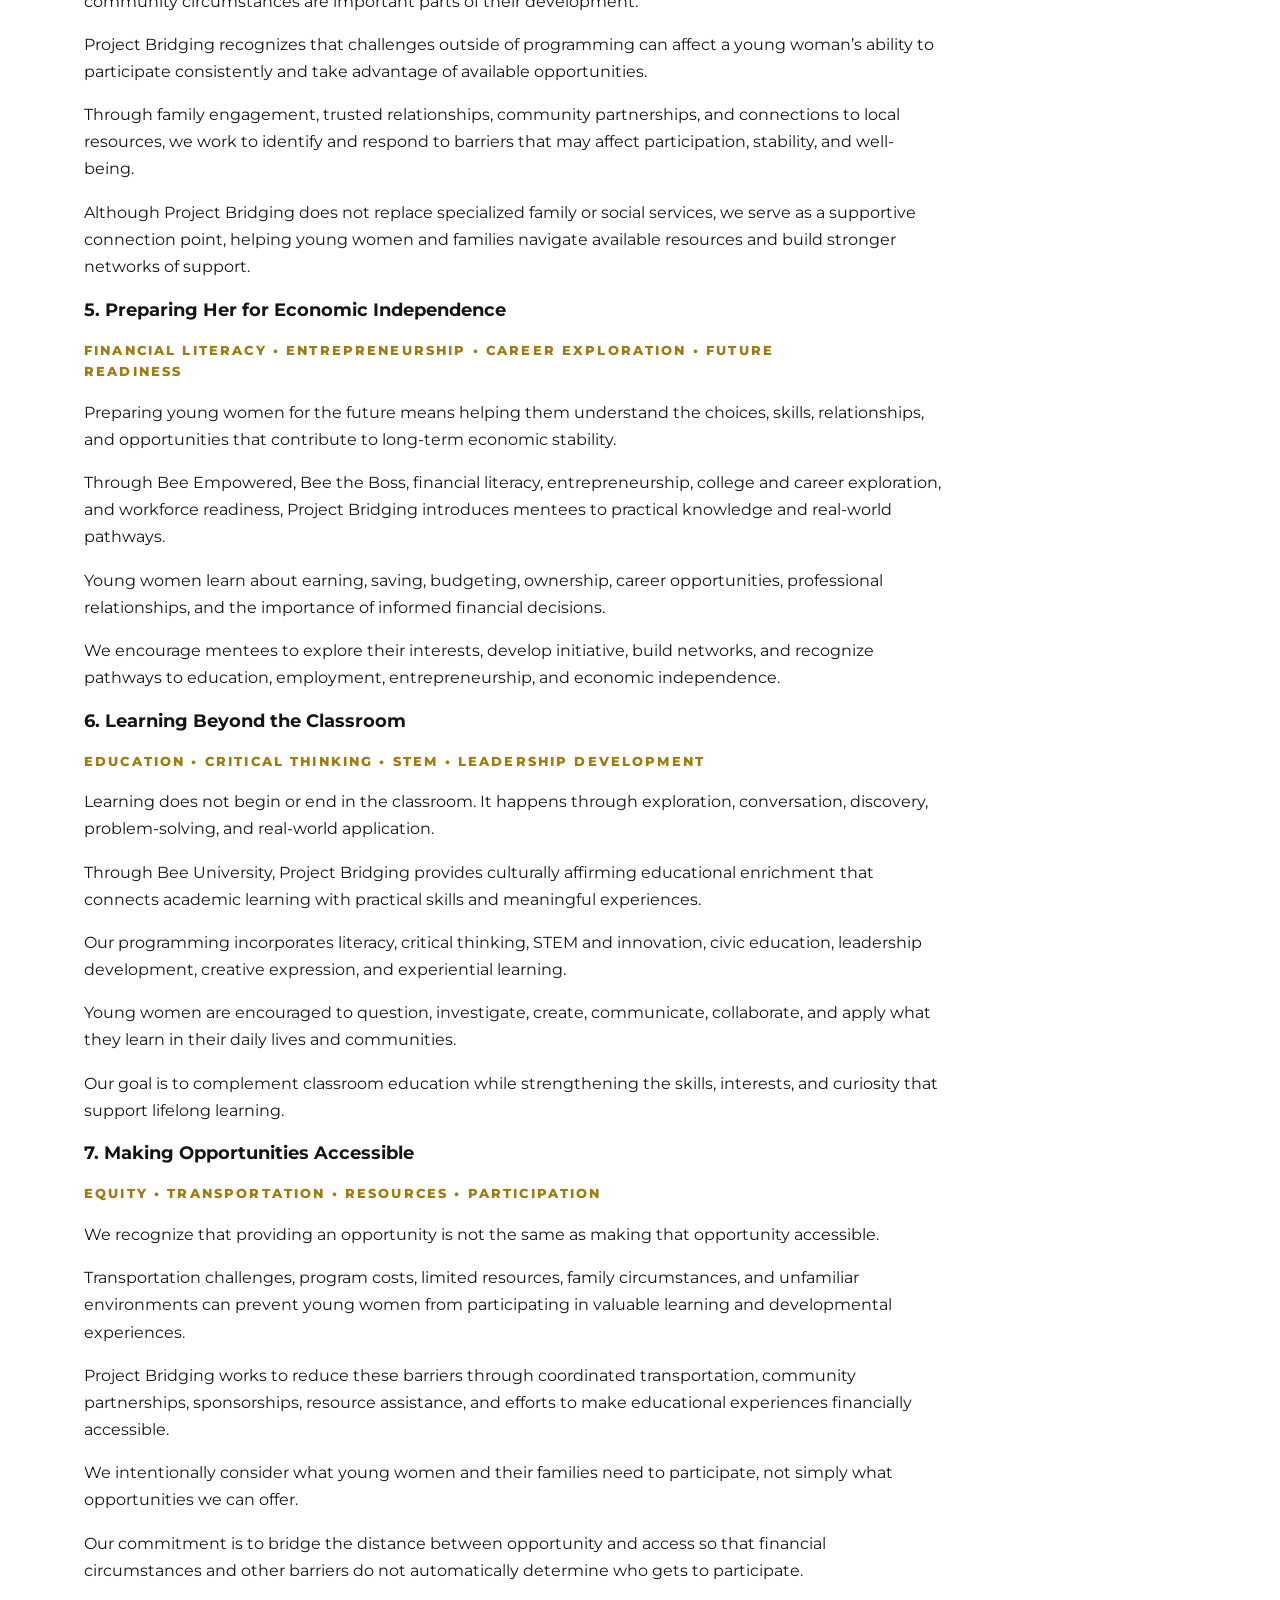
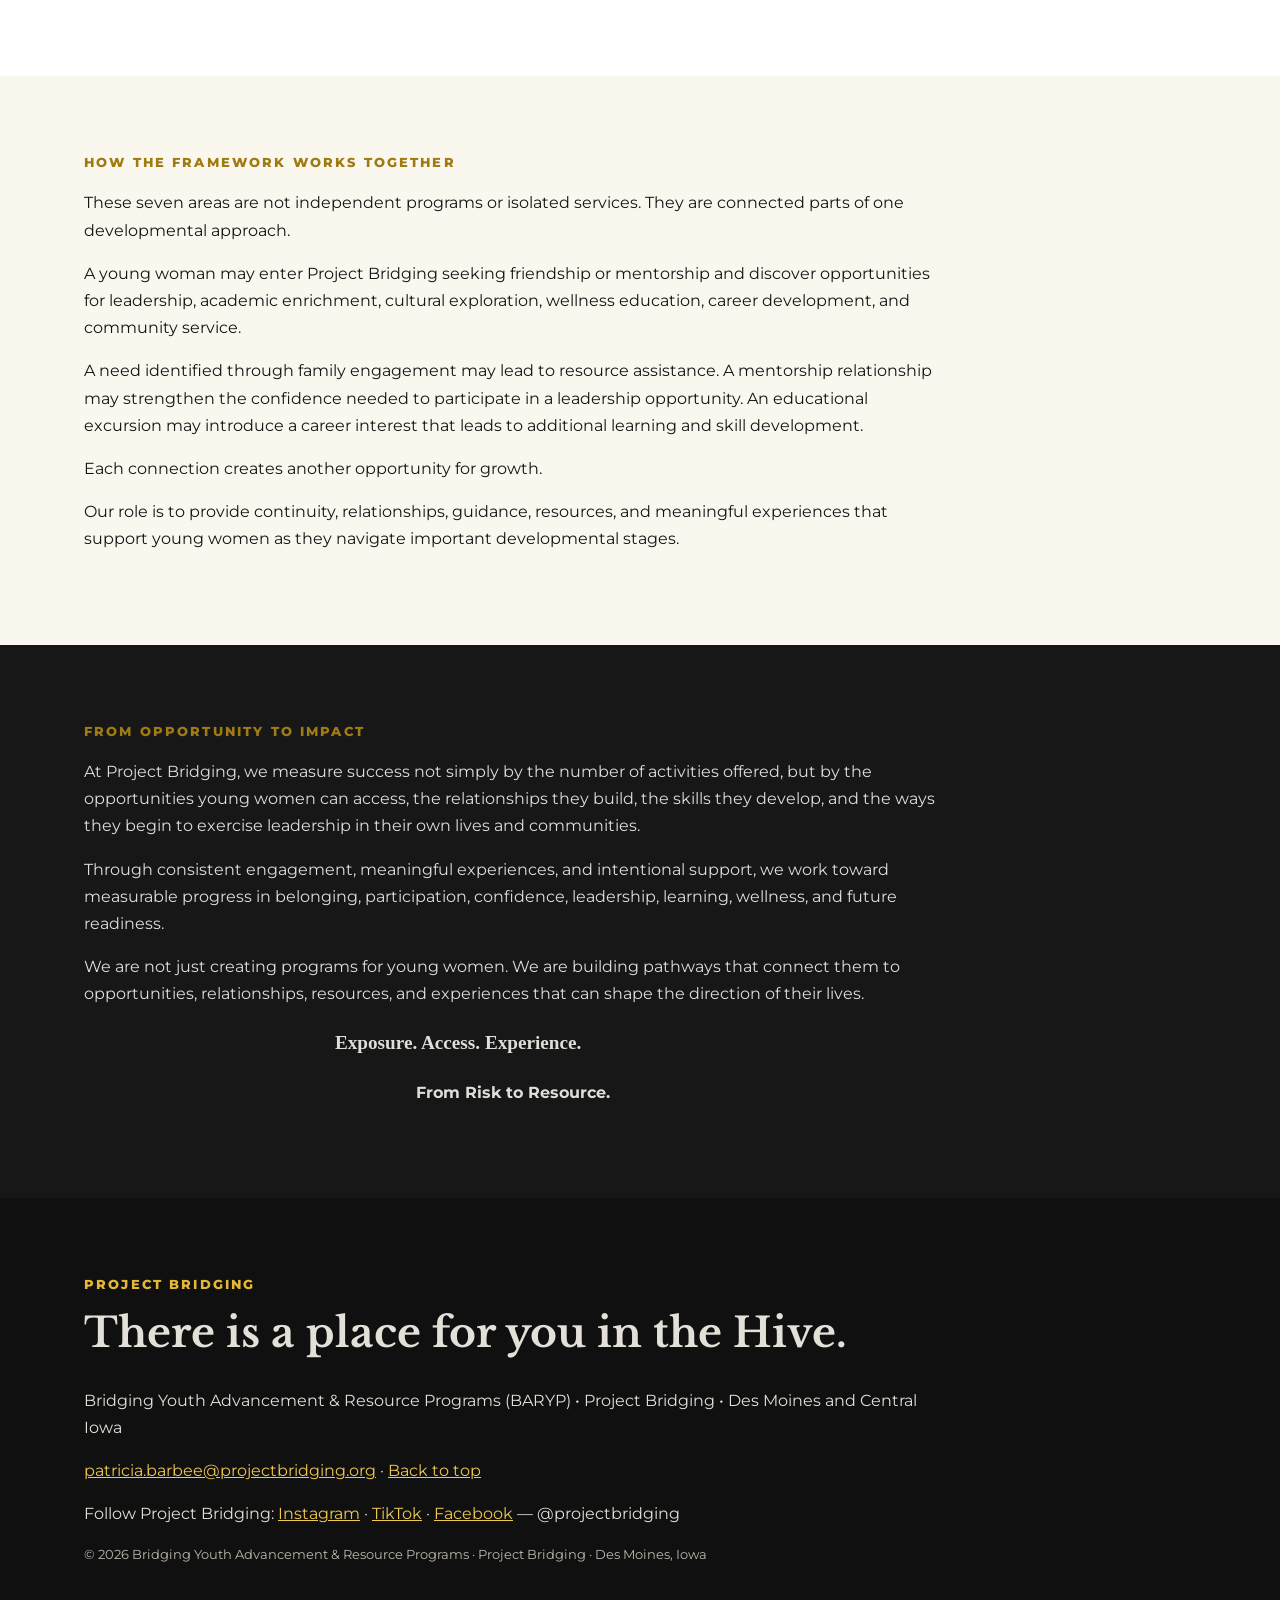
<file: our-approach.html>
<!DOCTYPE html>
<html lang="en"><head><meta charset="UTF-8"><link rel="icon" type="image/png" href="logo.png"><meta name="viewport" content="width=device-width, initial-scale=1"><meta name="description" content="The Project Bridging framework and theory of change: developing the whole young woman through seven connected areas of support and opportunity."><title>Our Approach | Project Bridging</title><style>
@import url('https://fonts.googleapis.com/css2?family=Libre+Baskerville:wght@400;700&family=Montserrat:wght@400;500;600;700;800&display=swap');
:root{--gold:#e4b836;--black:#151515;--cream:#faf7ef;--muted:#5f5b53}*{box-sizing:border-box}html{scroll-behavior:smooth}body{margin:0;color:var(--black);font-family:Montserrat,Arial,sans-serif;line-height:1.7}h1,h2,h3{line-height:1.23}h1,h2{font-family:'Libre Baskerville',Georgia,serif}h1{font-size:clamp(2.6rem,5.6vw,5.5rem);margin:.3em 0}h2{font-size:clamp(1.9rem,3.2vw,3.2rem);margin:.3em 0 .7em}h3{font-size:1.15rem}p{max-width:78ch}a{color:inherit}header{background:#111;color:white;position:sticky;top:0;z-index:4;border-bottom:2px solid var(--gold)}.nav{max-width:1200px;margin:auto;display:flex;justify-content:space-between;align-items:center;gap:20px;padding:14px 24px}.brand{font-weight:800;letter-spacing:.1em;text-decoration:none;color:var(--gold);line-height:1.1}.brand span{display:block;font-size:.68rem;color:#fff;letter-spacing:.15em;margin-top:5px}.navlinks{display:flex;gap:18px;flex-wrap:wrap;align-items:center}.navlinks a{font-size:.78rem;text-decoration:none;font-weight:700}.navlinks a:hover{color:var(--gold)}.btn{display:inline-flex;align-items:center;justify-content:center;padding:13px 22px;background:var(--gold);color:#161616;font-size:.84rem;font-weight:800;border-radius:5px;text-decoration:none;border:2px solid var(--gold);cursor:pointer}.btn.outline{background:transparent;border-color:currentColor;color:inherit}.btn:hover{filter:brightness(.92)}.hero{background:linear-gradient(115deg,#121212 25%,#282415 100%);color:white;min-height:580px;display:flex;align-items:center}.wrap{max-width:1160px;padding:76px 24px;margin:auto}.hero .wrap{width:100%}.eyebrow{font-weight:800;font-size:.79rem;letter-spacing:.17em;text-transform:uppercase;color:#a07b11}.hero .eyebrow{color:var(--gold)}.lead{font-size:1.18rem;max-width:720px}.hero p{color:#e8e5dc}.actions{display:flex;gap:20px;flex-wrap:wrap;margin-top:28px}.hero .btn.outline{color:white}.gold{color:var(--gold)}.cream{background:var(--cream)}.dark{background:#171717;color:#fff}.dark p{color:#e0ded9}.grid{display:grid;grid-template-columns:repeat(3,minmax(0,1fr));gap:20px}.grid.two{grid-template-columns:repeat(2,minmax(0,1fr))}.card{background:#fff;border:1px solid #ded9cb;border-radius:12px;padding:26px;box-shadow:0 5px 16px rgba(0,0,0,.03)}.dark .card{background:#242424;border-color:#48402b}.card h3{margin:0 0 9px}.card p{margin:0}.number{font-size:2rem;color:#bc911b;font-weight:800}.separator{height:4px;width:64px;background:var(--gold);margin:22px 0}.steps{counter-reset:step}.step{padding:22px 0;border-bottom:1px solid #ddd7c9;display:grid;grid-template-columns:65px 1fr;gap:15px}.step:before{counter-increment:step;content:counter(step,decimal-leading-zero);color:#aa7d00;font-size:1.6rem;font-weight:800}.step h3{margin:0}.step p{margin:.3em 0}.cols{columns:2;column-gap:45px}.cols>div{break-inside:avoid;margin-bottom:25px}.callout{border-left:5px solid var(--gold);padding:22px 25px;background:#f3ecd8;margin:28px 0;font-weight:600}.dark .callout{color:#151515}.small{font-size:.82rem;color:var(--muted)}.tag{font-size:.74rem;display:inline-block;font-weight:800;letter-spacing:.08em;text-transform:uppercase;color:#8f6e12}.quote{font:700 clamp(1.3rem,2.5vw,2rem)/1.5 'Libre Baskerville',Georgia,serif}.notice{background:#fff5da;padding:15px 18px;border-radius:8px;border:1px solid #e6cc7b;margin-top:15px}.faq details{border-bottom:1px solid #ded8cd;padding:18px 0}.faq summary{font-weight:800;cursor:pointer}.faq p{margin:12px 0 0}.footer{background:#101010;color:#e3e0d8}.footer a{color:#efc84f}.muted{color:#6b665b}ul{padding-left:22px}li{margin:7px 0}.chips{display:flex;flex-wrap:wrap;gap:8px}.chip{border:1px solid #b18d2a;border-radius:30px;padding:5px 12px;font-size:.8rem;font-weight:700}.menu-toggle{display:none;background:none;border:1px solid #aaa;color:white;padding:8px 10px;border-radius:4px}@media(max-width:900px){.grid{grid-template-columns:repeat(2,minmax(0,1fr))}.navlinks{gap:10px}.navlinks a{font-size:.7rem}}@media(max-width:700px){.nav{align-items:flex-start}.menu-toggle{display:block}.navlinks{display:none;position:absolute;top:68px;left:0;right:0;background:#161616;padding:22px;flex-direction:column;align-items:flex-start}.navlinks.open{display:flex}.grid,.grid.two{grid-template-columns:1fr}.cols{columns:1}.wrap{padding:55px 20px}.hero{min-height:570px}.step{grid-template-columns:47px 1fr}.navlinks a{font-size:.9rem}}
.hub-grid{display:grid;grid-template-columns:repeat(2,1fr);gap:14px;margin-top:34px}.hub-btn{display:flex;align-items:center;gap:14px;background:#fff;border:1px solid #e6e2d9;border-left:5px solid #e4b836;padding:18px 22px;transition:.2s;color:inherit;text-decoration:none}.hub-btn:hover{transform:translateY(-1px);border-color:#e4b836;box-shadow:0 4px 14px rgba(0,0,0,.08)}.hub-btn .ic{font-size:1.5rem;line-height:1}.hub-btn strong{display:block;font-size:1rem}.hub-btn span{font-size:.83rem;color:#5f5b53}@media(max-width:620px){.hub-grid{grid-template-columns:1fr}}.brand{display:flex;align-items:center;gap:12px}.brand img{height:54px;width:auto;background:#fff;border-radius:10px;padding:4px}.brand-text{display:flex;flex-direction:column;line-height:1.15}.hero-logo{display:block;width:200px;max-width:62vw;height:auto;background:#fff;border-radius:18px;padding:10px;margin:0 auto 20px}.footer-logo{height:92px;width:auto;background:#fff;border-radius:14px;padding:6px;margin-bottom:14px}
/* Content buttons: left-aligned, wider spacing (Patsy, Nov 5 2026) */
main p:has(>.btn){text-align:left!important}
main p .btn+.btn{margin-left:16px}
.actions{gap:20px}
.links{display:flex;gap:20px;flex-wrap:wrap;justify-content:flex-start;align-items:center}
</style></head>
<body id="home">
<header><nav class="nav" aria-label="Primary navigation"><a class="brand" href="index.html"><img src="logo.png" alt="Project Bridging logo"><span class="brand-text">PROJECT BRIDGING<span>WELCOME TO THE HIVE • EST. 2022</span></span></a><button class="menu-toggle" aria-label="Toggle navigation" aria-expanded="false" onclick="const n=document.getElementById('navlinks');n.classList.toggle('open');this.setAttribute('aria-expanded',n.classList.contains('open'))">☰ Menu</button><div id="navlinks" class="navlinks"><a href="index.html">Home</a><a href="about.html">About Us</a><a href="our-approach.html">Our Approach</a><a href="programs.html">Our Programs</a><a href="get-involved.html">Get Involved</a><a href="events.html">Events &amp; News</a><a href="contact.html">Contact</a><a href="give.html" class="btn">Give</a></div></nav></header>
<main>
<section class="hero"><div class="wrap"><div class="eyebrow">Our Approach</div><h1>The framework behind <span class="accent">the work.</span></h1><p class="lede">Developing the whole young woman — Project Bridging’s framework and theory of change.</p></div></section>
<section><div class="wrap"><div class="eyebrow">The Framework Behind the Work</div><h2>Developing the Whole Young Woman</h2><p>At Project Bridging, we recognize that a young woman’s growth and development are shaped by more than her experiences in the classroom. Her relationships, family circumstances, environment, access to resources, sense of belonging, and exposure to opportunities all influence how she sees herself, navigates challenges, and prepares for her future.</p><p>We also recognize that adolescence is a critical stage of development. During these formative years, young women are discovering their identities, developing independence, building relationships, making decisions, and beginning to understand their place in the world.</p><p>That’s why our work extends beyond traditional mentorship.</p><p>Project Bridging takes a whole-person, opportunity-centered approach to youth development. We connect mentorship, education, wellness, leadership, advocacy, family engagement, community resources, and real-world experiences to provide intentional support throughout a young woman’s journey.</p><p>We understand that young women do not all begin with the same resources, relationships, or opportunities. Our responsibility is not simply to introduce possibilities but to help bridge the gaps and remove the barriers that stand between young women and meaningful participation.</p></div></section>
<section class="soft"><div class="wrap"><div class="eyebrow">The Project Bridging Theory of Change</div><h2>Our Belief: Opportunity and Access Change What’s Possible.</h2><p>We believe that when young women have consistent access to supportive relationships, essential resources, culturally affirming learning environments, leadership opportunities, and transformative experiences, they are better positioned to develop the confidence, knowledge, skills, connections, and sense of agency needed to shape their futures.</p><p>Our theory of change connects the barriers young women face, the opportunities we create, and the outcomes we seek to achieve.</p><h3>The Challenge</h3><p>Too many young women experience barriers that limit their access to opportunities and resources during critical stages of growth and development.</p><p>These barriers may include financial hardship, limited access to enrichment activities, gaps in mentorship and support networks, unmet wellness needs, transportation challenges, insufficient exposure to educational and career pathways, and social or systemic inequities.</p><p>These circumstances can influence a young woman’s experiences, choices, participation, and opportunities for advancement.</p><h3>Our Response</h3><p>Project Bridging works to reduce these barriers by providing consistent mentorship, culturally affirming education, leadership development, wellness support, essential resources, meaningful community connections, and experiential learning.</p><p>Rather than treating these areas as separate needs, we bring them together in an intentional developmental experience that supports the whole young woman.</p><h3>Our Pathway to Change</h3><blockquote style="border-left:4px solid var(--gold);margin:.4rem 0 1rem;padding:.4rem 0 .4rem 1rem;font-family:Georgia,serif;font-size:1.08rem;line-height:1.55">Access → Belonging → Empowerment → Leadership → Community Impact</blockquote><p><strong>Access:</strong> Young women gain meaningful opportunities to participate in programs, experiences, relationships, and resources that support their development.</p><p><strong>Belonging:</strong> Through sisterhood, mentorship, and supportive environments, they develop trusted relationships, positive identities, and a sense of connection.</p><p><strong>Empowerment:</strong> They strengthen their confidence, knowledge, decision-making abilities, and capacity to advocate for themselves.</p><p><strong>Leadership:</strong> They apply their skills, exercise their voices, take initiative, and assume responsibility in meaningful settings.</p><p><strong>Community Impact:</strong> They use what they have learned and experienced to contribute, serve, advocate, and lead change within their communities.</p><h3>The Change We Seek</h3><p><strong>Short-Term Outcomes.</strong> Young women experience increased access to opportunities and resources, stronger relationships, greater confidence, an increased sense of belonging, and improved awareness of their abilities and possibilities.</p><p><strong>Intermediate Outcomes.</strong> Young women demonstrate stronger leadership, communication, critical thinking, self-advocacy, financial awareness, healthy decision-making, academic engagement, and readiness for future opportunities.</p><p><strong>Long-Term Outcomes.</strong> Young women are better prepared to pursue educational, career, and leadership pathways; navigate life transitions; develop economic independence; build meaningful networks; and contribute to positive change in their communities.</p><p>Our ultimate goal is to help create a future in which a young woman’s circumstances do not determine the opportunities available to her.</p></div></section>
<section><div class="wrap"><div class="eyebrow">Seven Connected Areas of Support and Opportunity</div><h2>One Whole Young Woman. Seven Areas of Intentional Support.</h2><p>Our theory of change comes to life through seven interconnected areas that address the experiences, environments, relationships, and opportunities influencing a young woman’s development.</p><h3>1. A Place to Belong</h3><p class="eyebrow">Identity • Sisterhood • Mentorship • Youth Voice</p><p>Belonging is foundational to healthy development. Young women need spaces where they can build meaningful relationships, feel respected, express themselves, and know their voices matter.</p><p>Through culturally affirming mentorship, sisterhood, youth leadership, and community engagement, Project Bridging creates opportunities for young women to connect with trusted adults and peers while developing a stronger sense of identity and belonging.</p><p>Our mentees are encouraged to share their perspectives, participate in decisions, advocate for themselves and others, and recognize their ability not only to influence change but to lead it.</p><h3>2. Space to Explore and Experience</h3><p class="eyebrow">Exposure • Exploration • Cultural Enrichment • Discovery</p><p>A young woman’s understanding of what is possible is influenced by what she has the opportunity to see, experience, and explore.</p><p>Project Bridging introduces young women to environments, experiences, and perspectives beyond their everyday surroundings.</p><p>Through educational excursions, outdoor recreation, cultural experiences, hands-on activities, and community exploration, mentees discover new interests, engage with different environments, and broaden their understanding of the world.</p><p>We believe meaningful exposure creates opportunities for curiosity, discovery, personal growth, and new possibilities.</p><h3>3. Support for Her Well-Being</h3><p class="eyebrow">Wellness • Essential Needs • Healthy Relationships • Self-Care</p><p>A young woman’s physical, emotional, and social well-being influences her ability to learn, participate, form relationships, and pursue opportunities.</p><p>Project Bridging recognizes that unmet needs can create barriers to participation and development.</p><p>Through initiatives such as Thynk Pynk, Project Pocketbook, Supply the Hive, wellness education, and supportive mentorship, we address practical needs while creating opportunities for conversations about emotional wellness, menstrual health, personal hygiene, self-care, boundaries, and healthy relationships.</p><p>We strive to create supportive, judgment-free environments where young women can ask questions, access resources, develop healthy habits, and receive guidance during important developmental transitions.</p><h3>4. Supporting Her Beyond the Program</h3><p class="eyebrow">Family Engagement • Stability • Community Connections • Support Networks</p><p>Young women do not experience life in isolation. Their families, home environments, relationships, and community circumstances are important parts of their development.</p><p>Project Bridging recognizes that challenges outside of programming can affect a young woman’s ability to participate consistently and take advantage of available opportunities.</p><p>Through family engagement, trusted relationships, community partnerships, and connections to local resources, we work to identify and respond to barriers that may affect participation, stability, and well-being.</p><p>Although Project Bridging does not replace specialized family or social services, we serve as a supportive connection point, helping young women and families navigate available resources and build stronger networks of support.</p><h3>5. Preparing Her for Economic Independence</h3><p class="eyebrow">Financial Literacy • Entrepreneurship • Career Exploration • Future Readiness</p><p>Preparing young women for the future means helping them understand the choices, skills, relationships, and opportunities that contribute to long-term economic stability.</p><p>Through Bee Empowered, Bee the Boss, financial literacy, entrepreneurship, college and career exploration, and workforce readiness, Project Bridging introduces mentees to practical knowledge and real-world pathways.</p><p>Young women learn about earning, saving, budgeting, ownership, career opportunities, professional relationships, and the importance of informed financial decisions.</p><p>We encourage mentees to explore their interests, develop initiative, build networks, and recognize pathways to education, employment, entrepreneurship, and economic independence.</p><h3>6. Learning Beyond the Classroom</h3><p class="eyebrow">Education • Critical Thinking • STEM • Leadership Development</p><p>Learning does not begin or end in the classroom. It happens through exploration, conversation, discovery, problem-solving, and real-world application.</p><p>Through Bee University, Project Bridging provides culturally affirming educational enrichment that connects academic learning with practical skills and meaningful experiences.</p><p>Our programming incorporates literacy, critical thinking, STEM and innovation, civic education, leadership development, creative expression, and experiential learning.</p><p>Young women are encouraged to question, investigate, create, communicate, collaborate, and apply what they learn in their daily lives and communities.</p><p>Our goal is to complement classroom education while strengthening the skills, interests, and curiosity that support lifelong learning.</p><h3>7. Making Opportunities Accessible</h3><p class="eyebrow">Equity • Transportation • Resources • Participation</p><p>We recognize that providing an opportunity is not the same as making that opportunity accessible.</p><p>Transportation challenges, program costs, limited resources, family circumstances, and unfamiliar environments can prevent young women from participating in valuable learning and developmental experiences.</p><p>Project Bridging works to reduce these barriers through coordinated transportation, community partnerships, sponsorships, resource assistance, and efforts to make educational experiences financially accessible.</p><p>We intentionally consider what young women and their families need to participate, not simply what opportunities we can offer.</p><p>Our commitment is to bridge the distance between opportunity and access so that financial circumstances and other barriers do not automatically determine who gets to participate.</p></div></section>
<section class="cream"><div class="wrap"><div class="eyebrow">How the Framework Works Together</div><p>These seven areas are not independent programs or isolated services. They are connected parts of one developmental approach.</p><p>A young woman may enter Project Bridging seeking friendship or mentorship and discover opportunities for leadership, academic enrichment, cultural exploration, wellness education, career development, and community service.</p><p>A need identified through family engagement may lead to resource assistance. A mentorship relationship may strengthen the confidence needed to participate in a leadership opportunity. An educational excursion may introduce a career interest that leads to additional learning and skill development.</p><p>Each connection creates another opportunity for growth.</p><p>Our role is to provide continuity, relationships, guidance, resources, and meaningful experiences that support young women as they navigate important developmental stages.</p></div></section>
<section class="dark"><div class="wrap"><div class="eyebrow">From Opportunity to Impact</div><p>At Project Bridging, we measure success not simply by the number of activities offered, but by the opportunities young women can access, the relationships they build, the skills they develop, and the ways they begin to exercise leadership in their own lives and communities.</p><p>Through consistent engagement, meaningful experiences, and intentional support, we work toward measurable progress in belonging, participation, confidence, leadership, learning, wellness, and future readiness.</p><p>We are not just creating programs for young women. We are building pathways that connect them to opportunities, relationships, resources, and experiences that can shape the direction of their lives.</p><p style="text-align:center;font-family:Georgia,serif;font-size:1.2rem"><strong>Exposure. Access. Experience.</strong></p><p style="text-align:center"><strong>From Risk to Resource.</strong></p></div></section>
</main>
<footer class="footer"><div class="wrap"><div class="eyebrow gold">Project Bridging</div><h2>There is a place for you in the Hive.</h2><p>Bridging Youth Advancement &amp; Resource Programs (BARYP) • Project Bridging • Des Moines and Central Iowa</p><p><a href="mailto:patricia.barbee@projectbridging.org">patricia.barbee@projectbridging.org</a> · <a href="#home">Back to top</a></p><p>Follow Project Bridging: <a href="https://www.instagram.com/projectbridging/">Instagram</a> · <a href="https://www.tiktok.com/@projectbridging">TikTok</a> · <a href="https://www.facebook.com/projectbridging">Facebook</a> — @projectbridging</p><p class="small" style="color:#bdb8ae">© 2026 Bridging Youth Advancement &amp; Resource Programs · Project Bridging · Des Moines, Iowa</p></div></footer>
<script>document.querySelectorAll('.navlinks a').forEach(a=>a.addEventListener('click',()=>{const n=document.getElementById('navlinks');n.classList.remove('open');document.querySelector('.menu-toggle').setAttribute('aria-expanded','false')}))</script>
</body></html>
</file>
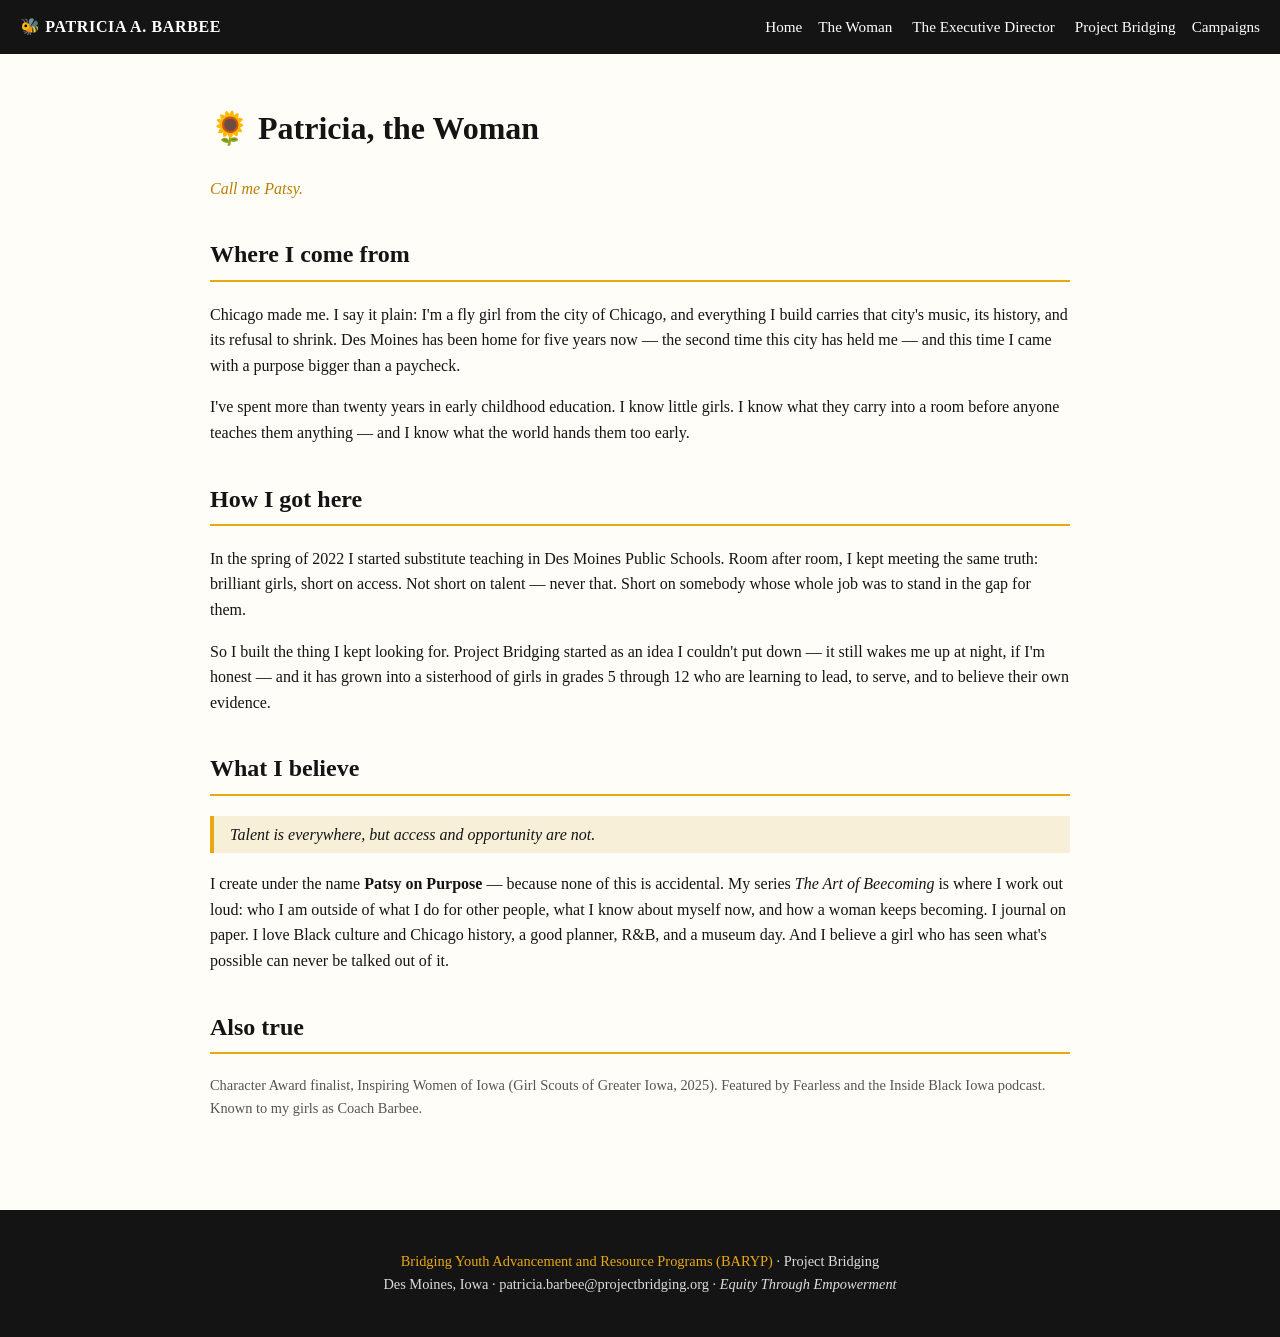
<file: patricia.html>
<!DOCTYPE html>
<html lang="en">
<head>
<meta charset="UTF-8">
<meta name="viewport" content="width=device-width, initial-scale=1.0">
<title>Patricia, the Woman — Patricia A. Barbee</title>
<link rel="stylesheet" href="style.css">
</head>
<body>
<header>
  <div class="brand"><span class="bee">🐝</span> PATRICIA A. BARBEE</div>
  <nav>
    <a href="index.html">Home</a><a href="patricia.html">The Woman</a>
    <a href="executive-director.html">The Executive Director</a>
    <a href="project-bridging.html">Project Bridging</a><a href="campaigns.html">Campaigns</a>
  </nav>
</header>
<div class="wrap">
  <h1>🌻 Patricia, the Woman</h1>
  <p class="tag" style="color:#B97F06;font-style:italic">Call me Patsy.</p>

  <section>
    <h2>Where I come from</h2>
    <p>Chicago made me. I say it plain: I'm a fly girl from the city of Chicago, and everything I build carries that city's music, its history, and its refusal to shrink. Des Moines has been home for five years now — the second time this city has held me — and this time I came with a purpose bigger than a paycheck.</p>
    <p>I've spent more than twenty years in early childhood education. I know little girls. I know what they carry into a room before anyone teaches them anything — and I know what the world hands them too early.</p>
  </section>

  <section>
    <h2>How I got here</h2>
    <p>In the spring of 2022 I started substitute teaching in Des Moines Public Schools. Room after room, I kept meeting the same truth: brilliant girls, short on access. Not short on talent — never that. Short on somebody whose whole job was to stand in the gap for them.</p>
    <p>So I built the thing I kept looking for. Project Bridging started as an idea I couldn't put down — it still wakes me up at night, if I'm honest — and it has grown into a sisterhood of girls in grades 5 through 12 who are learning to lead, to serve, and to believe their own evidence.</p>
  </section>

  <section>
    <h2>What I believe</h2>
    <blockquote>Talent is everywhere, but access and opportunity are not.</blockquote>
    <p>I create under the name <strong>Patsy on Purpose</strong> — because none of this is accidental. My series <em>The Art of Beecoming</em> is where I work out loud: who I am outside of what I do for other people, what I know about myself now, and how a woman keeps becoming. I journal on paper. I love Black culture and Chicago history, a good planner, R&amp;B, and a museum day. And I believe a girl who has seen what's possible can never be talked out of it.</p>
  </section>

  <section>
    <h2>Also true</h2>
    <p class="small">Character Award finalist, Inspiring Women of Iowa (Girl Scouts of Greater Iowa, 2025). Featured by Fearless and the Inside Black Iowa podcast. Known to my girls as Coach Barbee.</p>
  </section>
</div>
<footer>
  <p><span class="gold">Bridging Youth Advancement and Resource Programs (BARYP)</span> · Project Bridging<br>
  Des Moines, Iowa · patricia.barbee@projectbridging.org · <em>Equity Through Empowerment</em></p>
</footer>
</body>
</html>
</file>
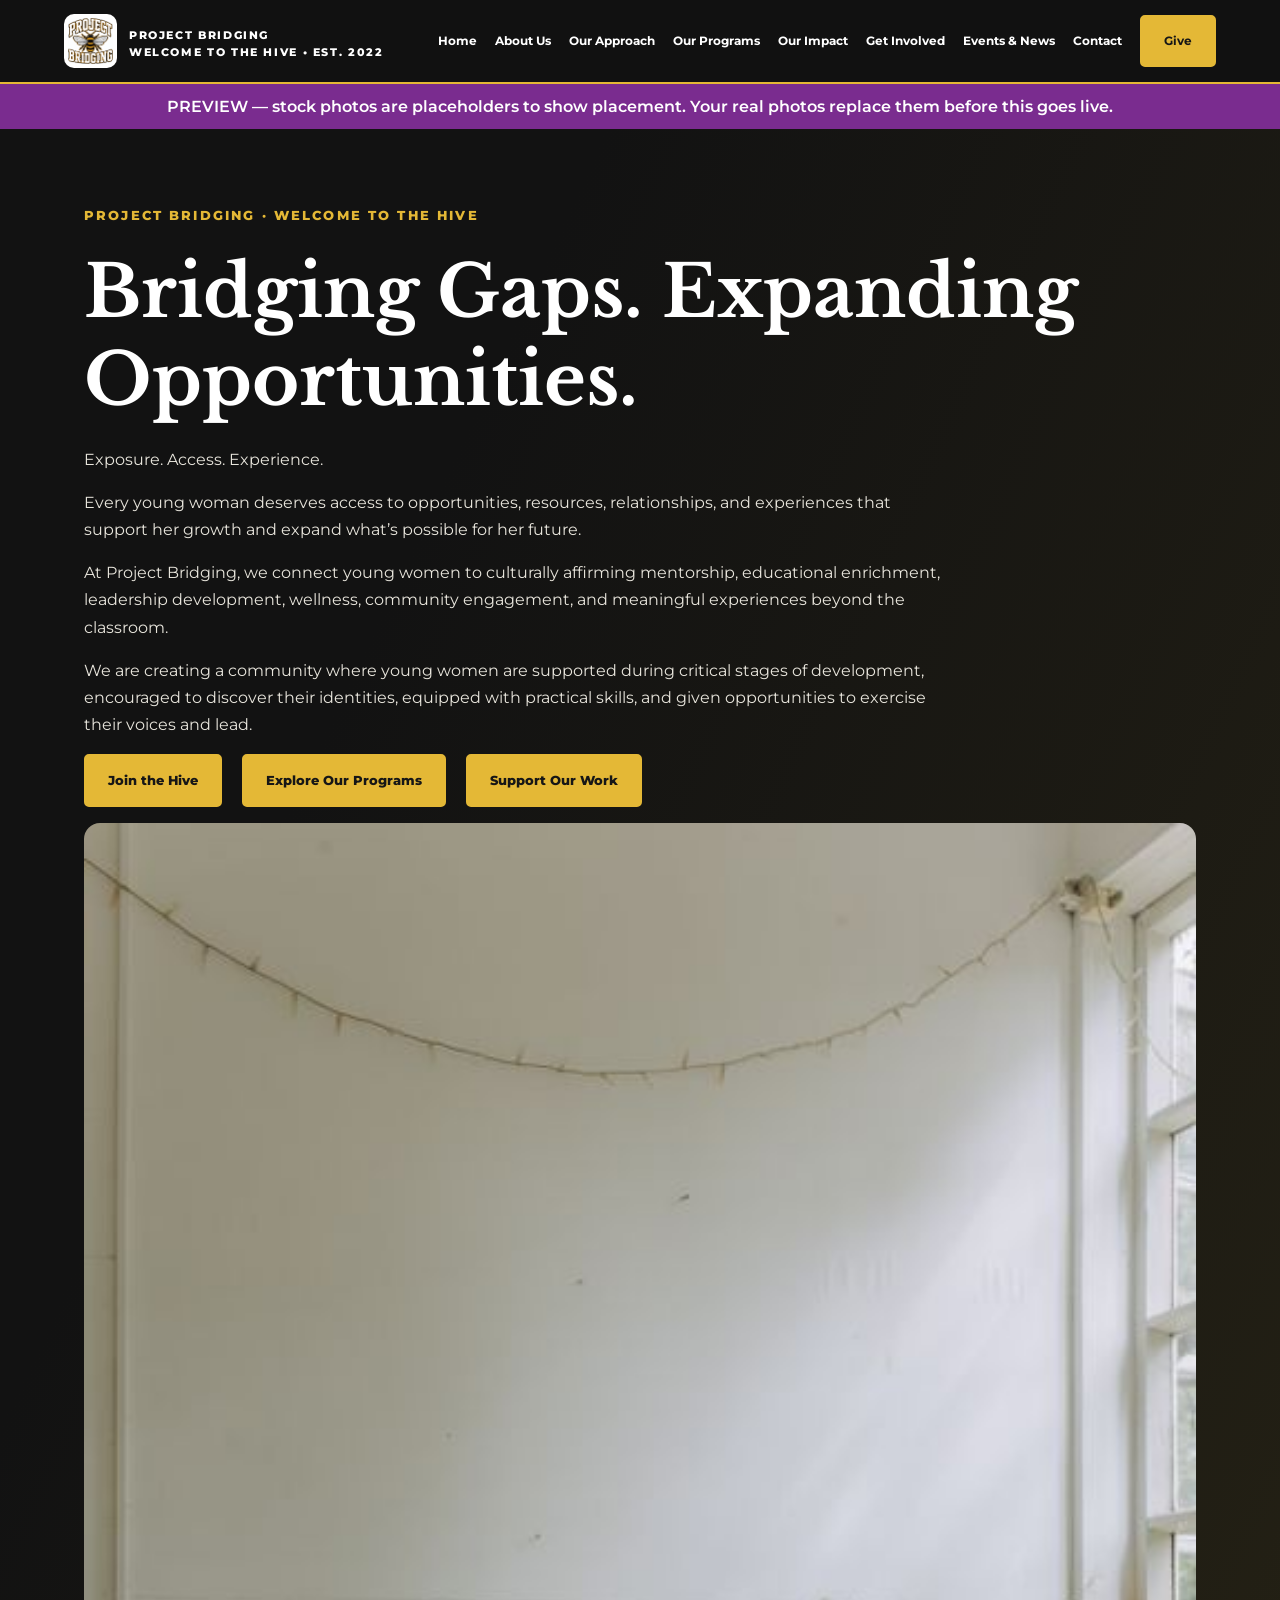
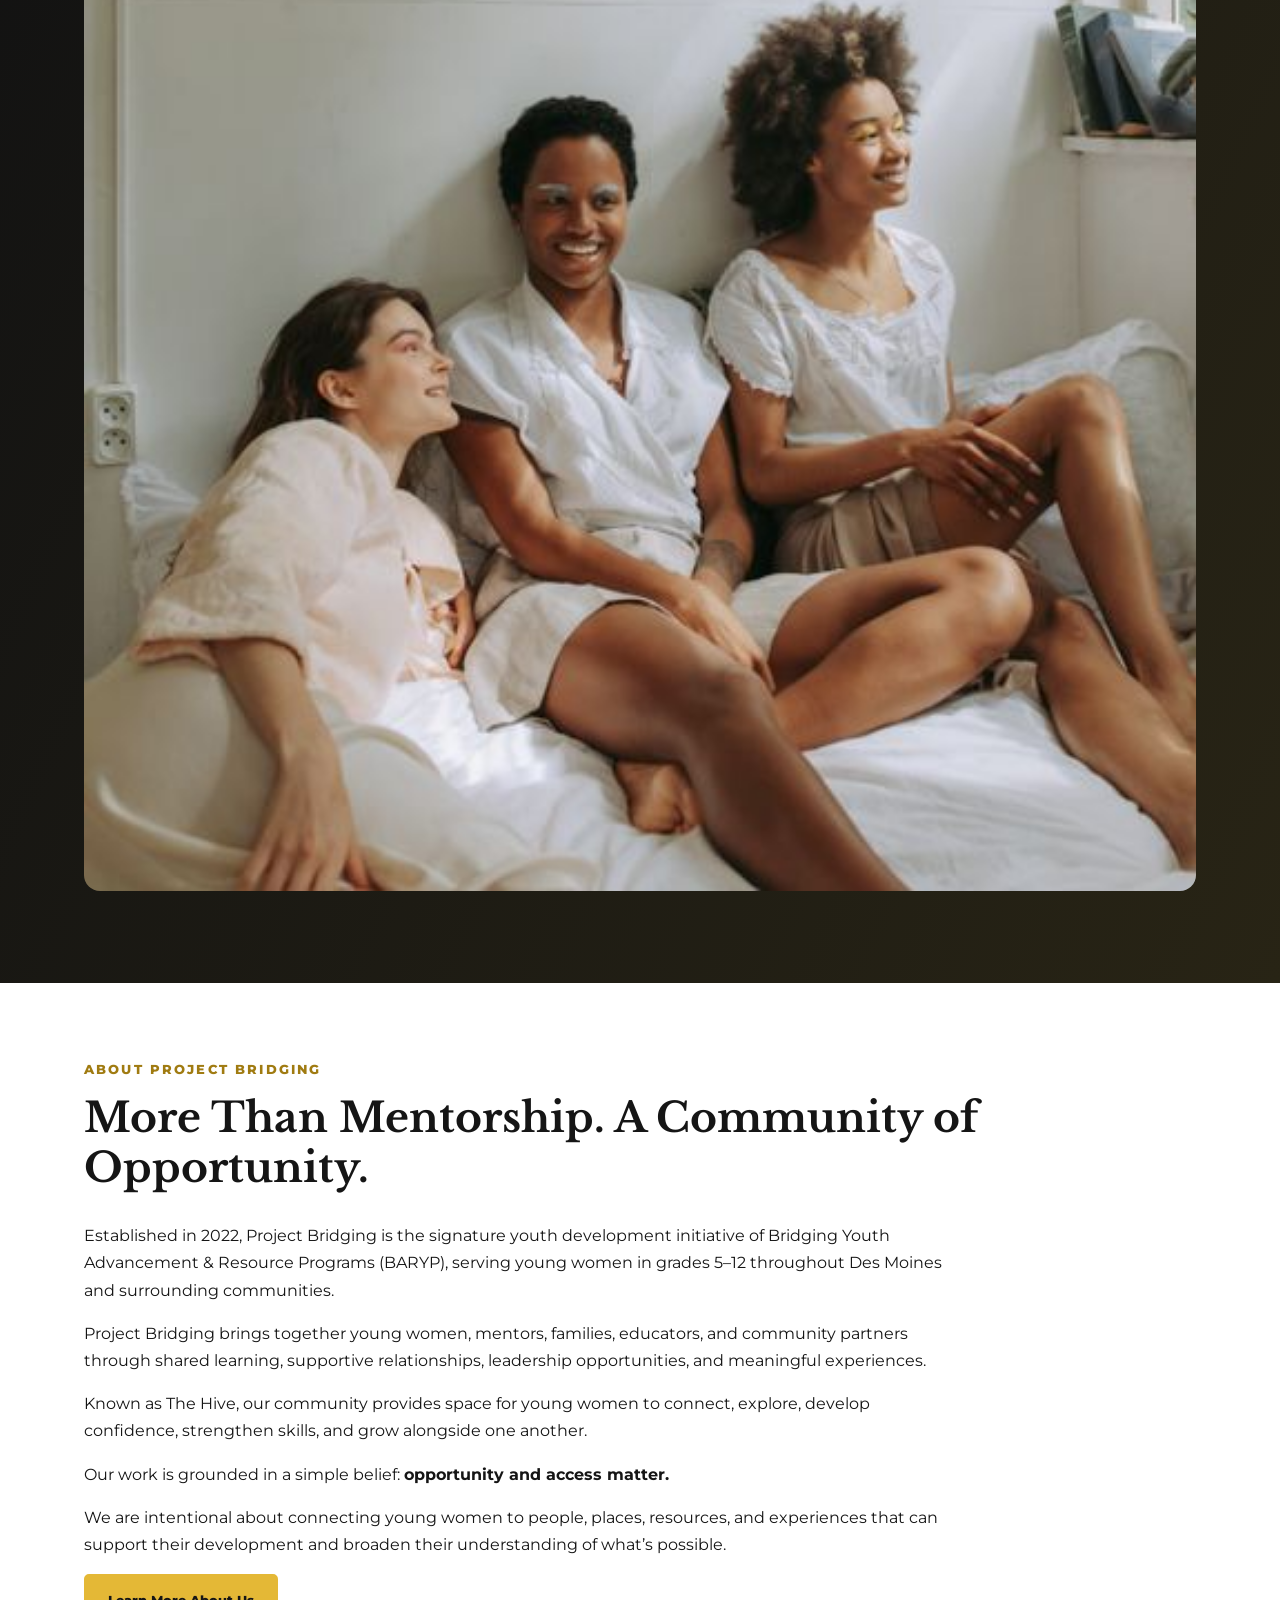
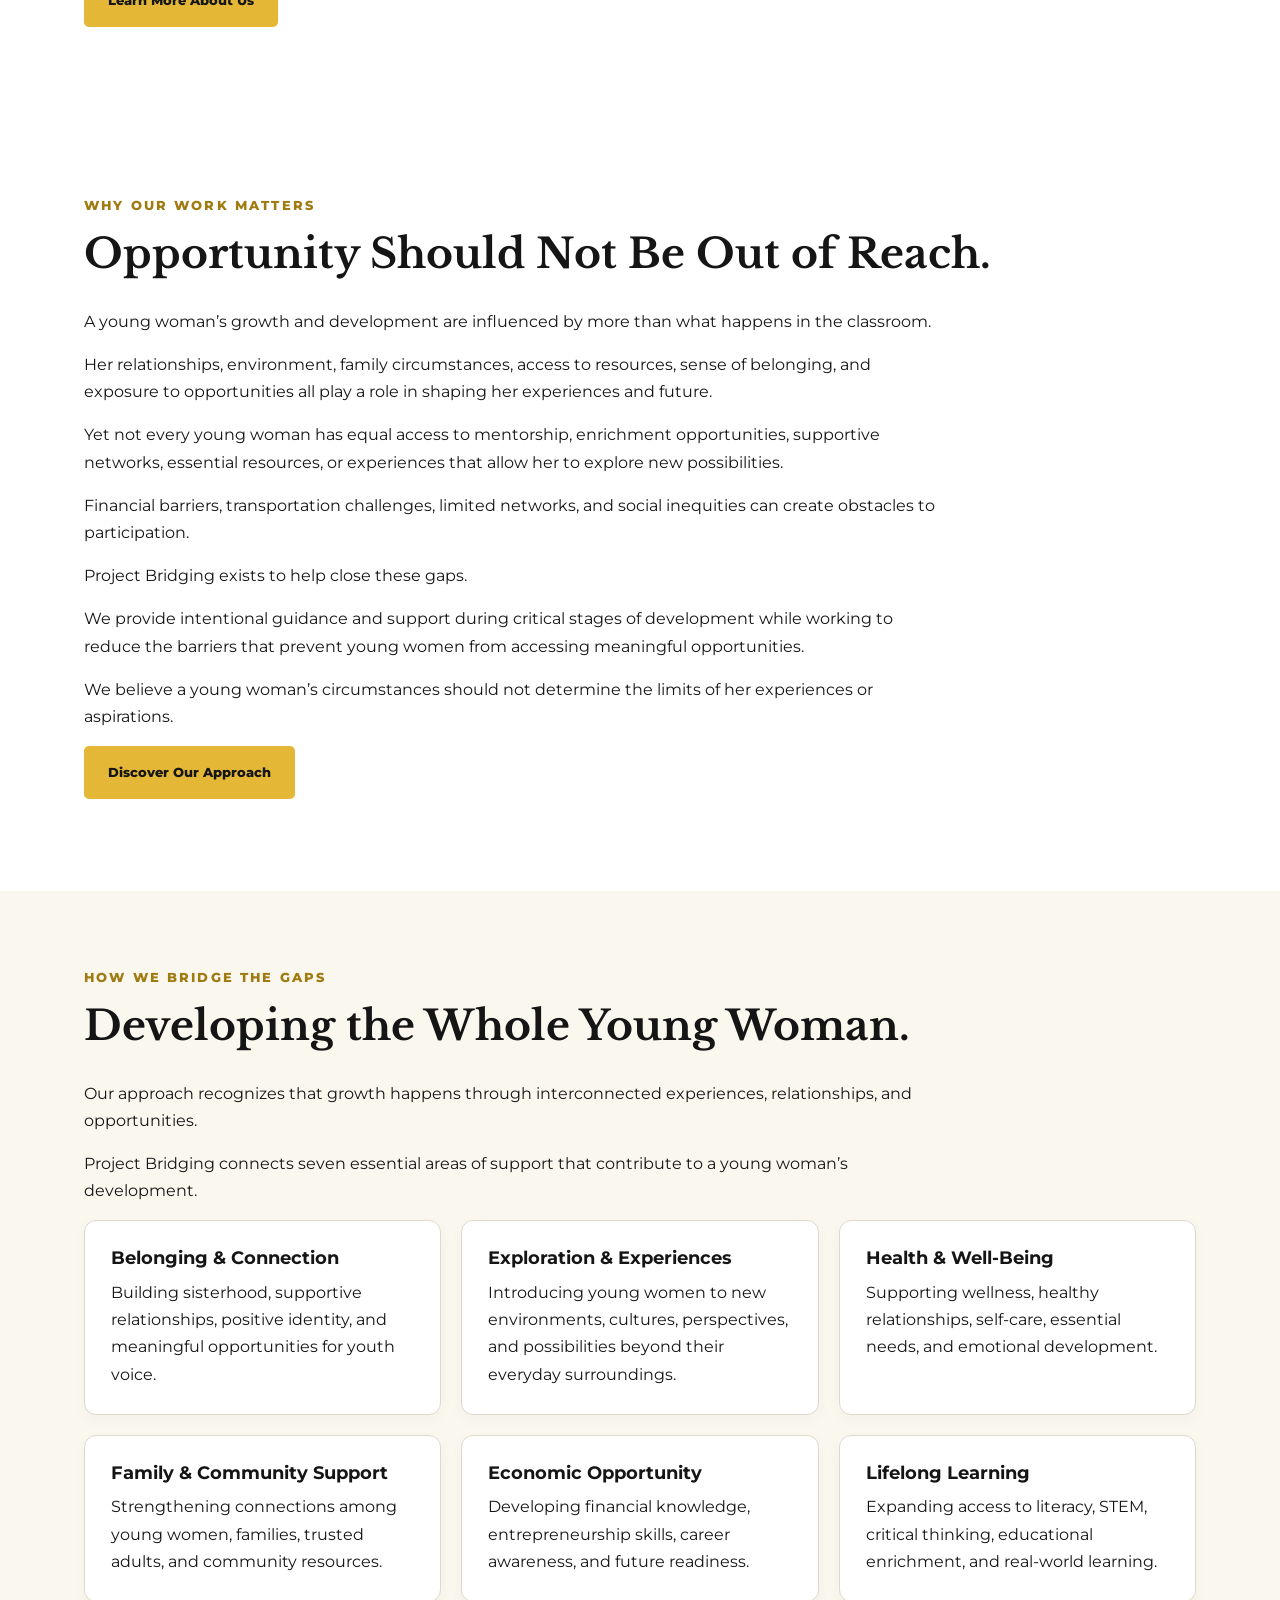
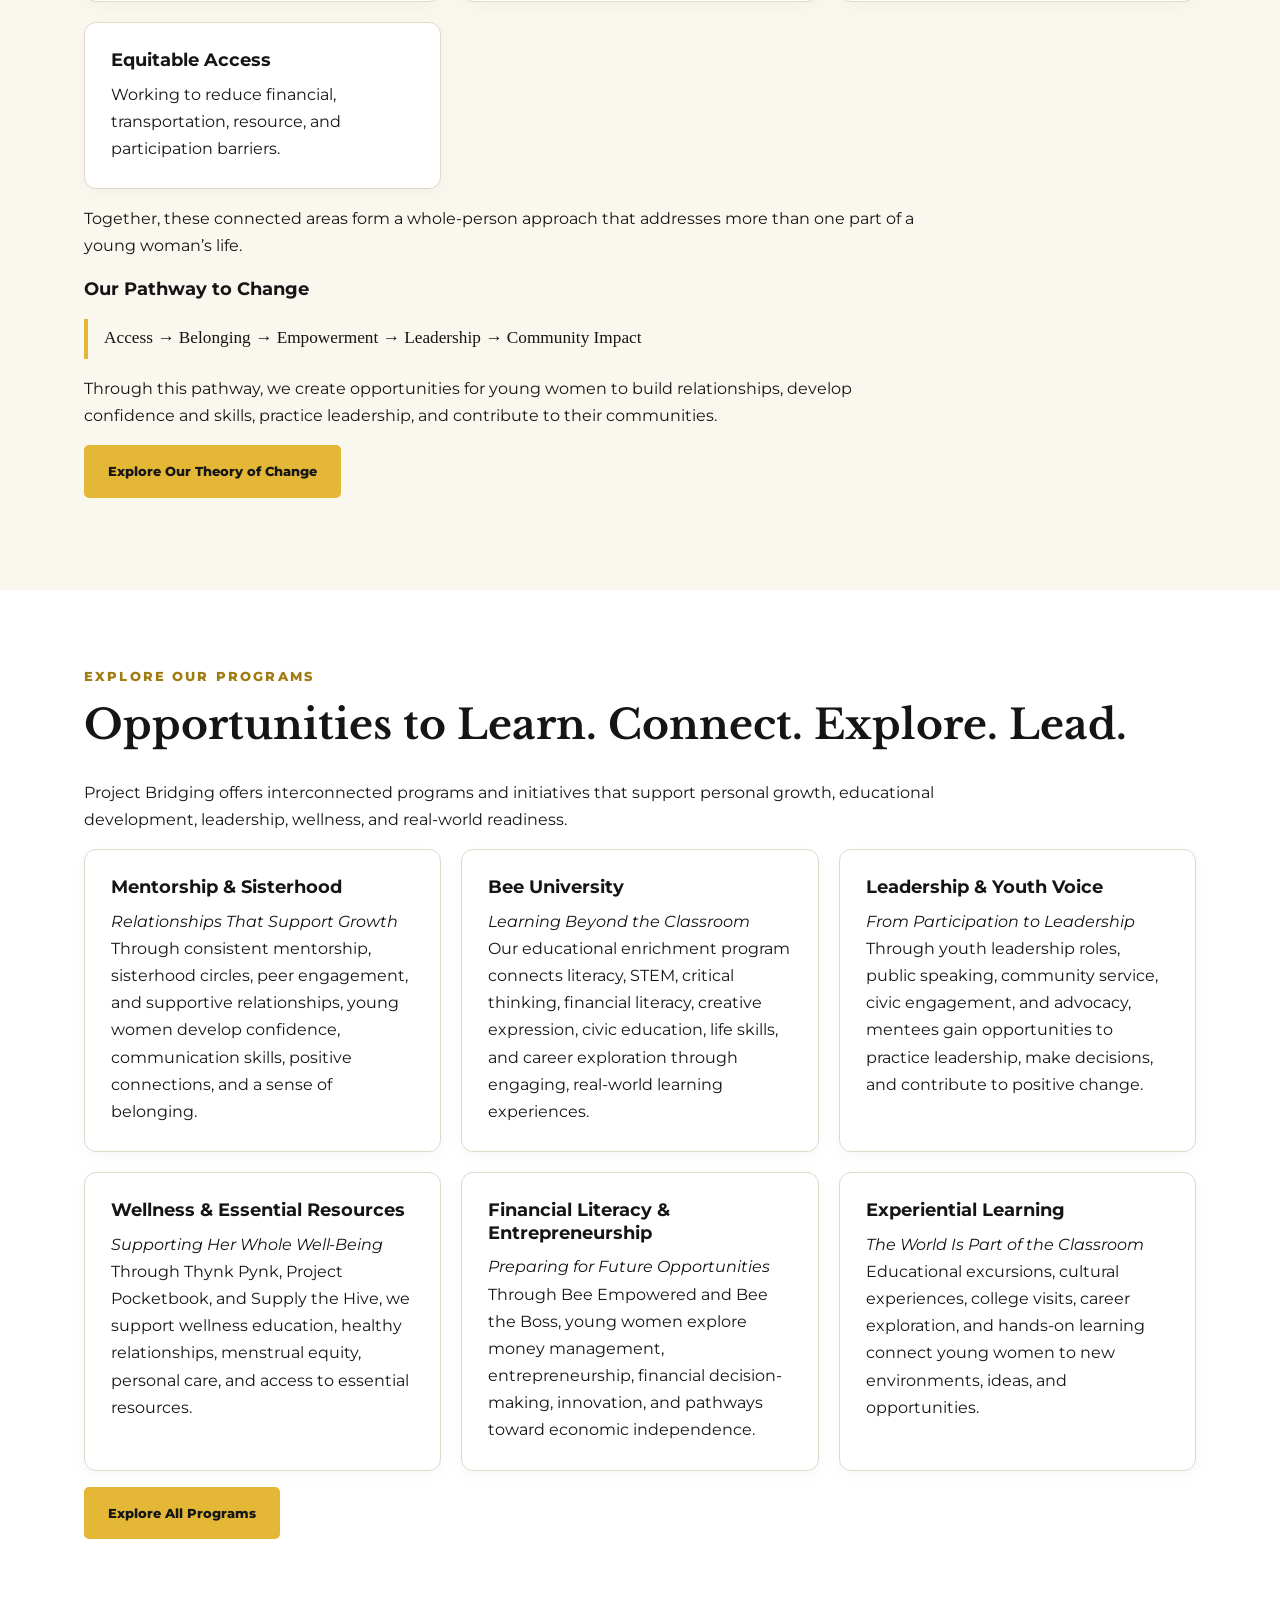
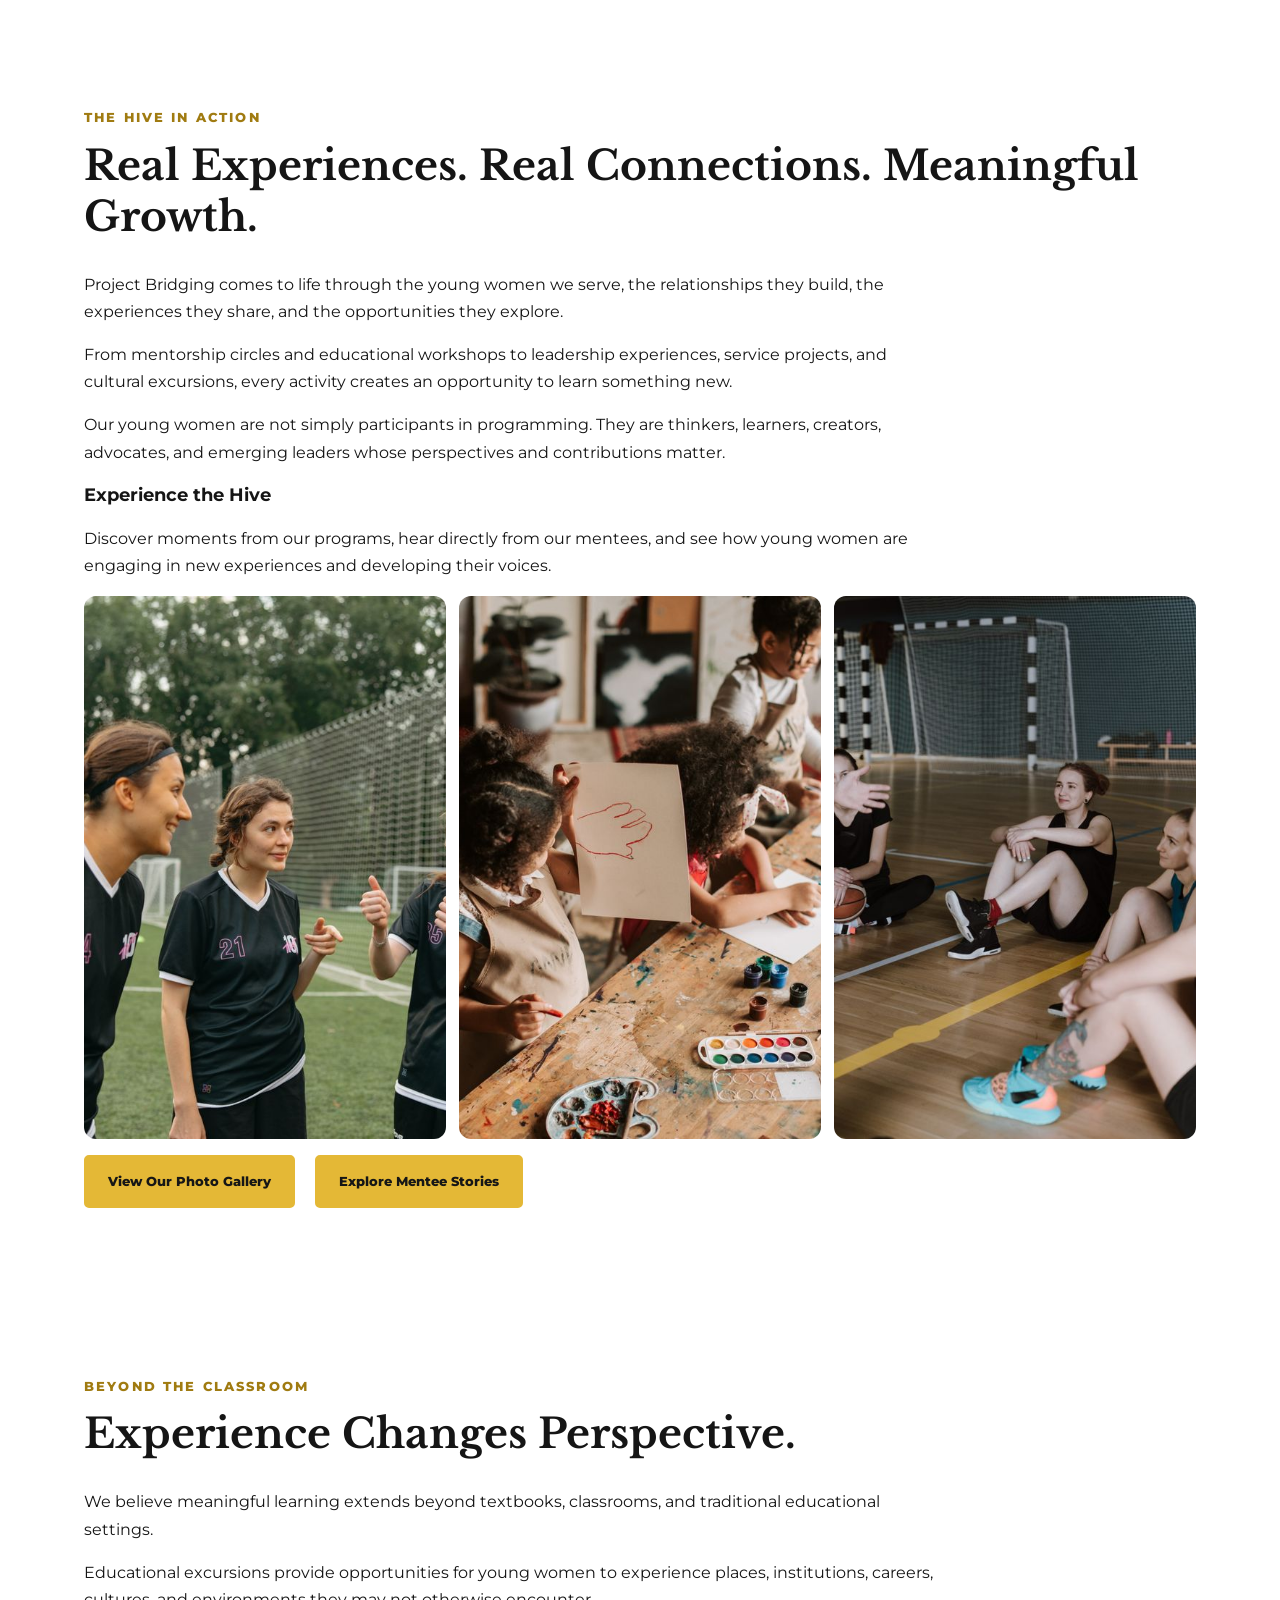
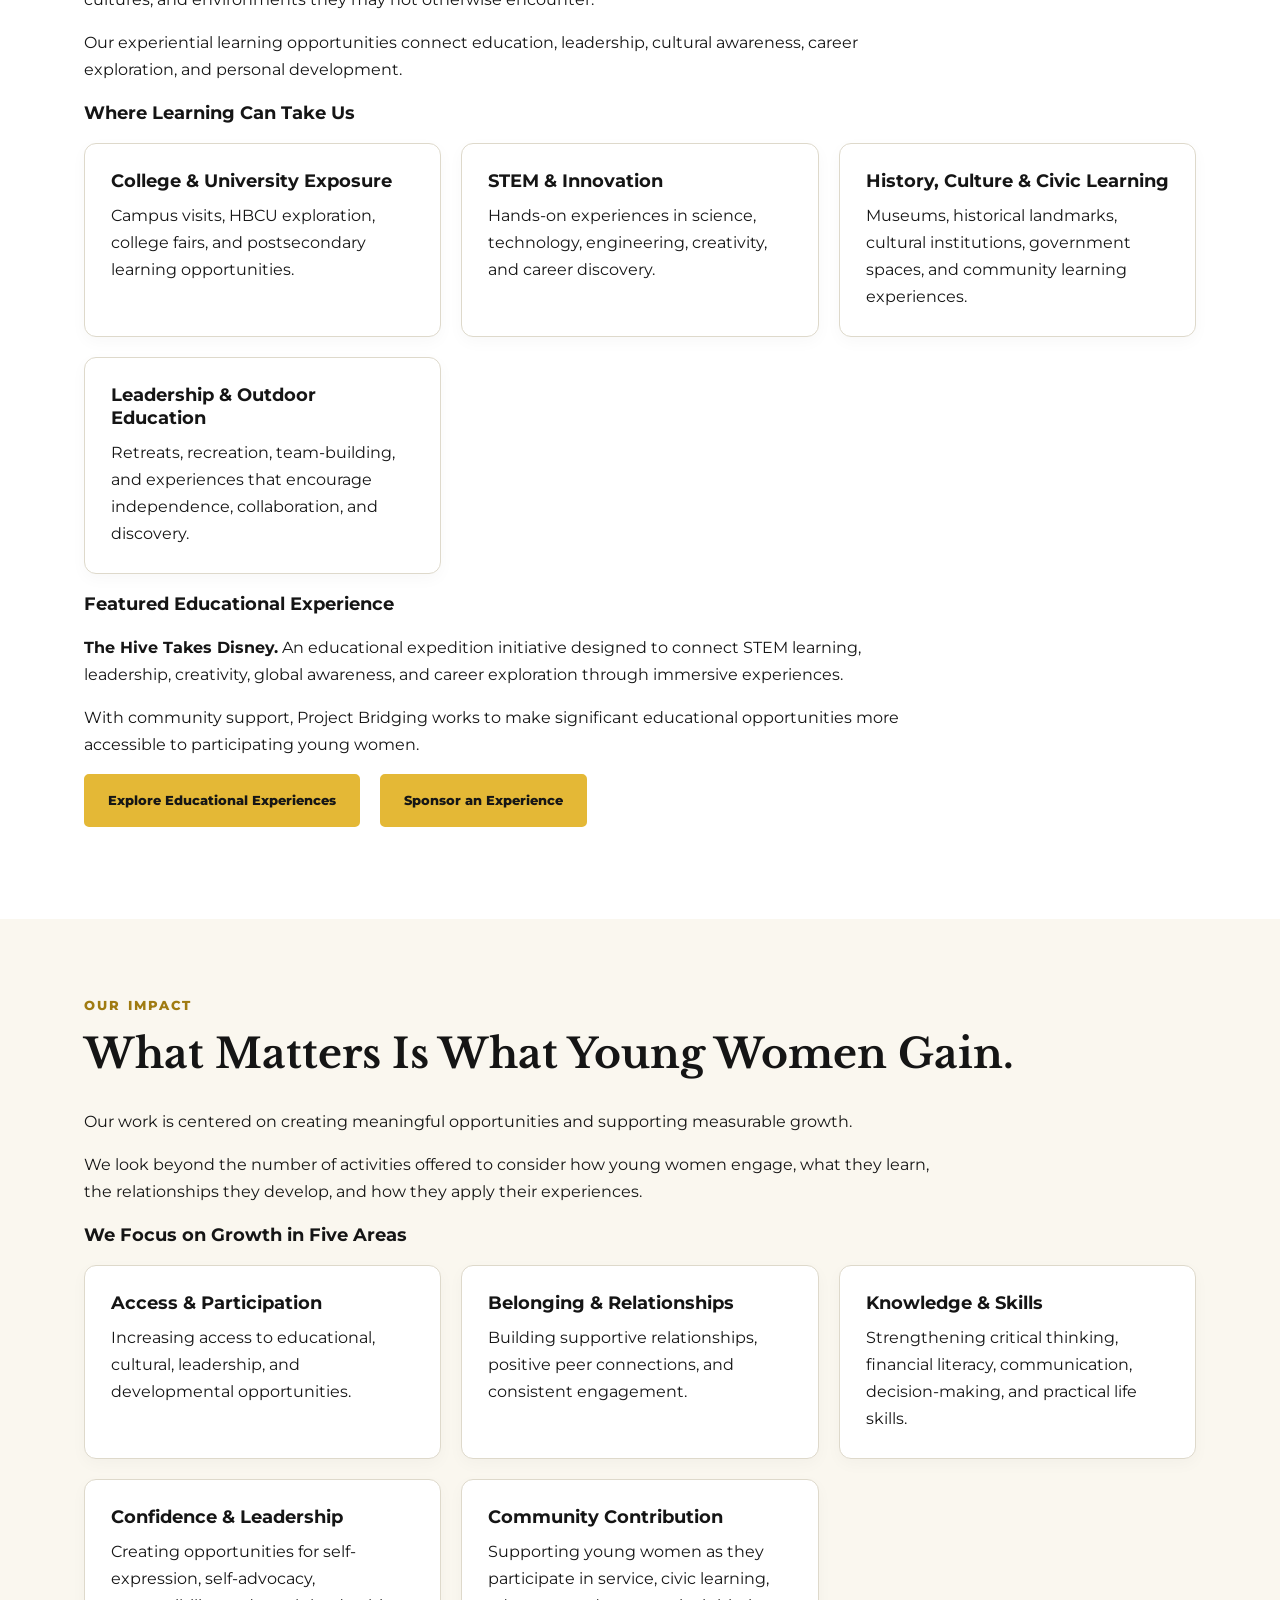
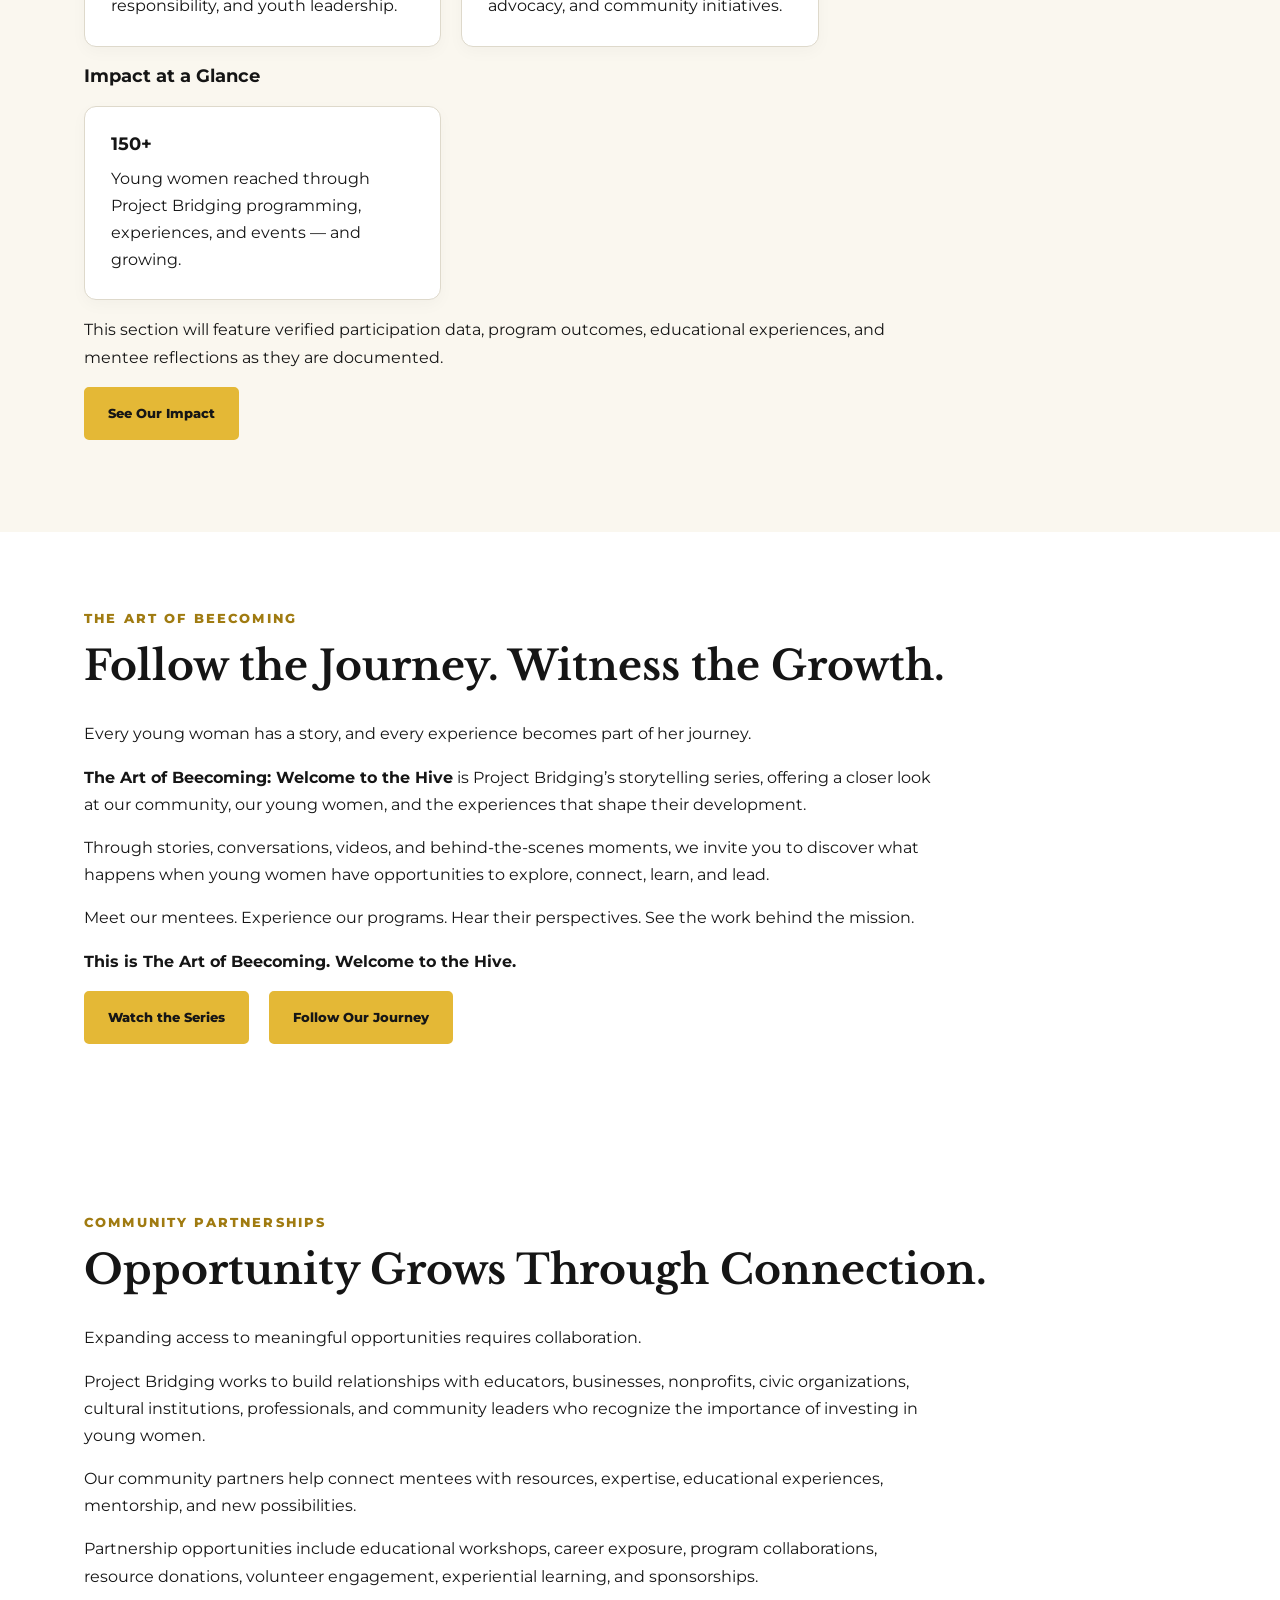
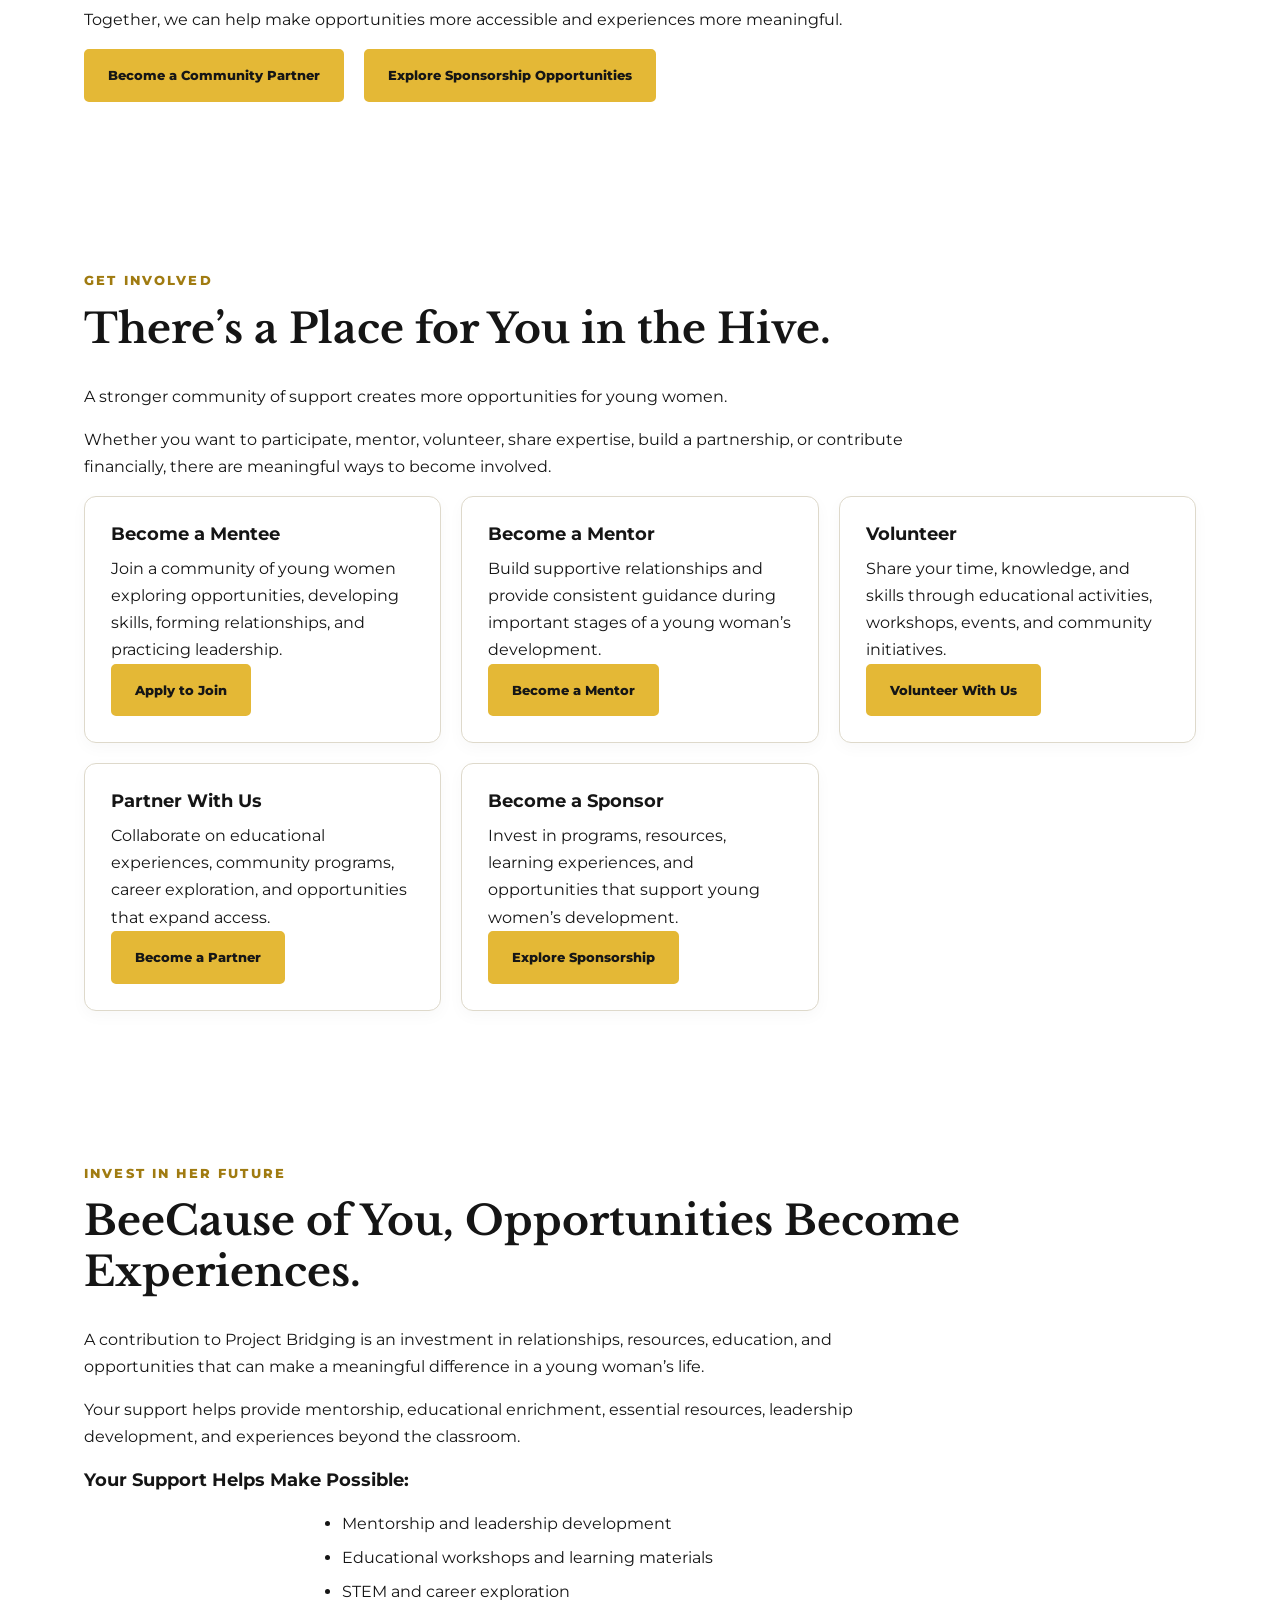
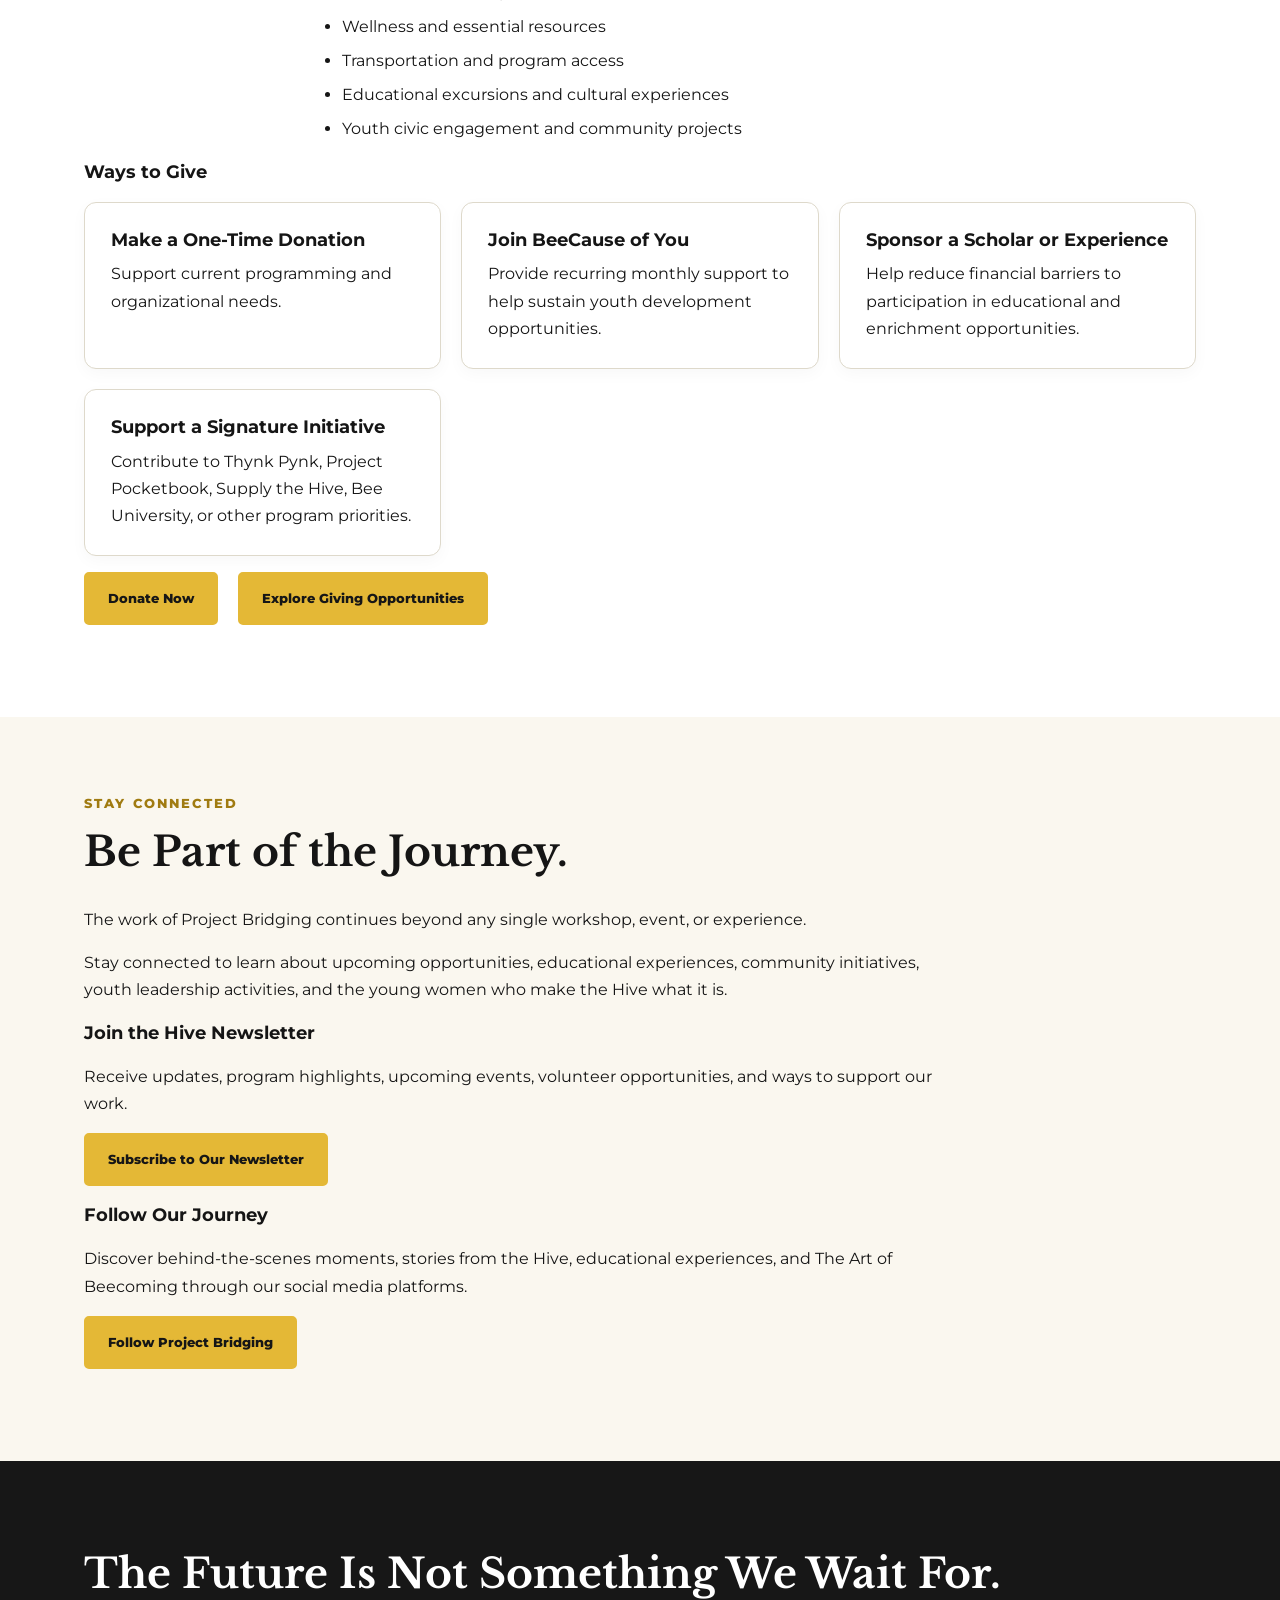
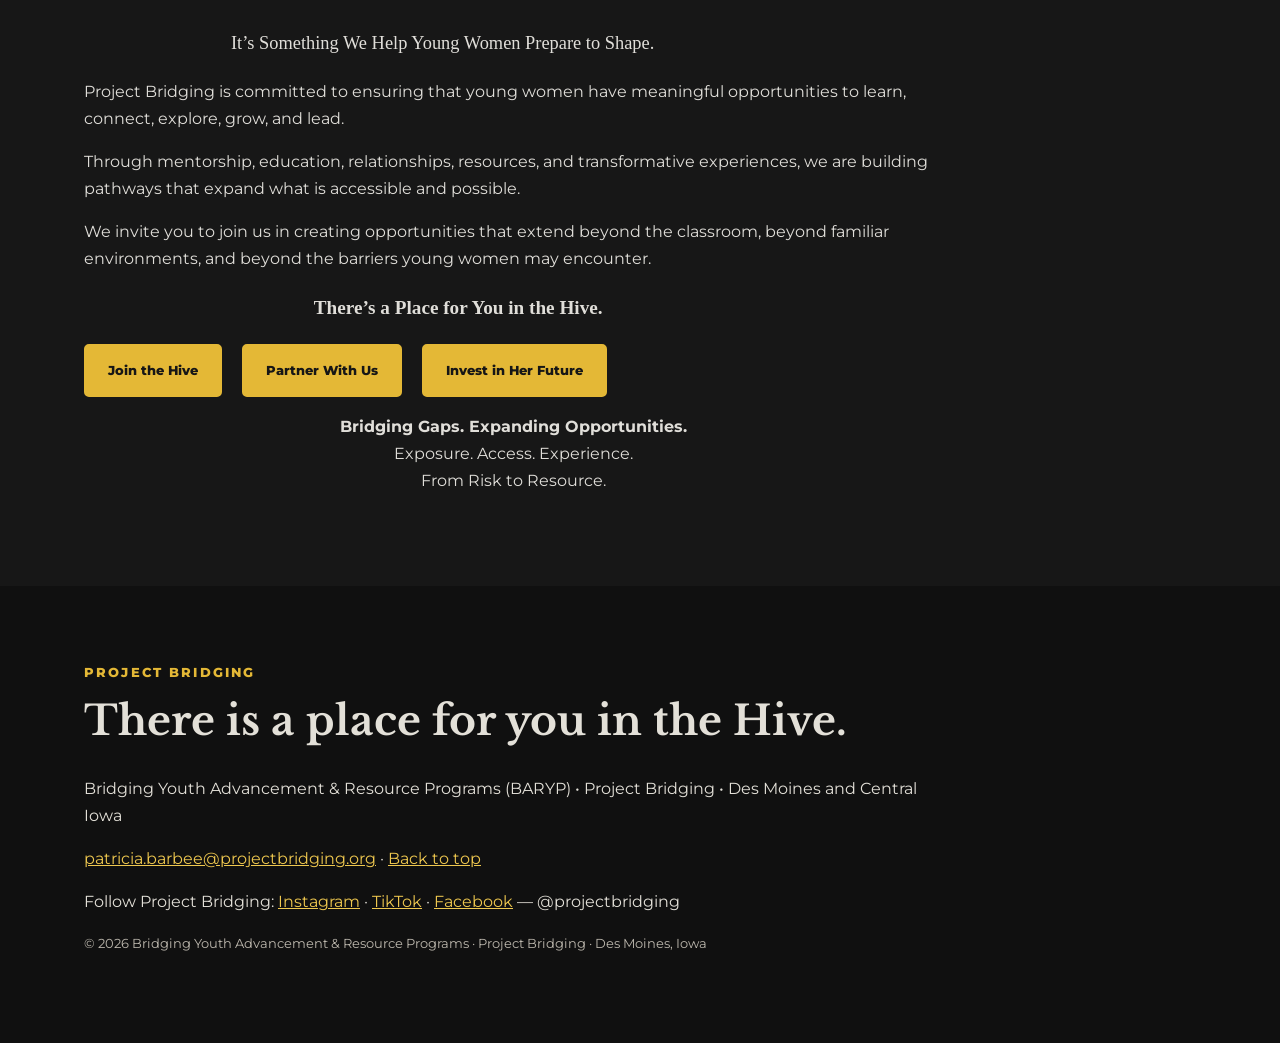
<file: preview.html>
<!DOCTYPE html>
<html lang="en"><head><meta charset="UTF-8"><link rel="icon" type="image/png" href="logo.png"><meta name="viewport" content="width=device-width, initial-scale=1"><meta name="description" content="Project Bridging empowers young women through exposure, access, experiences, mentorship, leadership and educational enrichment in Des Moines and Central Iowa."><title>Project Bridging | Welcome to the Hive</title><style>
@import url('https://fonts.googleapis.com/css2?family=Libre+Baskerville:wght@400;700&family=Montserrat:wght@400;500;600;700;800&display=swap');
:root{--gold:#e4b836;--black:#151515;--cream:#faf7ef;--muted:#5f5b53}*{box-sizing:border-box}html{scroll-behavior:smooth}body{margin:0;color:var(--black);font-family:Montserrat,Arial,sans-serif;line-height:1.7}h1,h2,h3{line-height:1.23}h1,h2{font-family:'Libre Baskerville',Georgia,serif}h1{font-size:clamp(2.6rem,5.6vw,5.5rem);margin:.3em 0}h2{font-size:clamp(1.9rem,3.2vw,3.2rem);margin:.3em 0 .7em}h3{font-size:1.15rem}p{max-width:78ch}a{color:inherit}header{background:#111;color:white;position:sticky;top:0;z-index:4;border-bottom:2px solid var(--gold)}.nav{max-width:1200px;margin:auto;display:flex;justify-content:space-between;align-items:center;gap:20px;padding:14px 24px}.brand{font-weight:800;letter-spacing:.1em;text-decoration:none;color:var(--gold);line-height:1.1}.brand span{display:block;font-size:.68rem;color:#fff;letter-spacing:.15em;margin-top:5px}.navlinks{display:flex;gap:18px;flex-wrap:wrap;align-items:center}.navlinks a{font-size:.78rem;text-decoration:none;font-weight:700}.navlinks a:hover{color:var(--gold)}.btn{display:inline-flex;align-items:center;justify-content:center;padding:13px 22px;background:var(--gold);color:#161616;font-size:.84rem;font-weight:800;border-radius:5px;text-decoration:none;border:2px solid var(--gold);cursor:pointer}.btn.outline{background:transparent;border-color:currentColor;color:inherit}.btn:hover{filter:brightness(.92)}.hero{background:linear-gradient(115deg,#121212 25%,#282415 100%);color:white;min-height:580px;display:flex;align-items:center}.wrap{max-width:1160px;padding:76px 24px;margin:auto}.hero .wrap{width:100%}.eyebrow{font-weight:800;font-size:.79rem;letter-spacing:.17em;text-transform:uppercase;color:#a07b11}.hero .eyebrow{color:var(--gold)}.lead{font-size:1.18rem;max-width:720px}.hero p{color:#e8e5dc}.actions{display:flex;gap:20px;flex-wrap:wrap;margin-top:28px}.hero .btn.outline{color:white}.gold{color:var(--gold)}.cream{background:var(--cream)}.dark{background:#171717;color:#fff}.dark p{color:#e0ded9}.grid{display:grid;grid-template-columns:repeat(3,minmax(0,1fr));gap:20px}.grid.two{grid-template-columns:repeat(2,minmax(0,1fr))}.card{background:#fff;border:1px solid #ded9cb;border-radius:12px;padding:26px;box-shadow:0 5px 16px rgba(0,0,0,.03)}.dark .card{background:#242424;border-color:#48402b}.card h3{margin:0 0 9px}.card p{margin:0}.number{font-size:2rem;color:#bc911b;font-weight:800}.separator{height:4px;width:64px;background:var(--gold);margin:22px 0}.steps{counter-reset:step}.step{padding:22px 0;border-bottom:1px solid #ddd7c9;display:grid;grid-template-columns:65px 1fr;gap:15px}.step:before{counter-increment:step;content:counter(step,decimal-leading-zero);color:#aa7d00;font-size:1.6rem;font-weight:800}.step h3{margin:0}.step p{margin:.3em 0}.cols{columns:2;column-gap:45px}.cols>div{break-inside:avoid;margin-bottom:25px}.callout{border-left:5px solid var(--gold);padding:22px 25px;background:#f3ecd8;margin:28px 0;font-weight:600}.dark .callout{color:#151515}.small{font-size:.82rem;color:var(--muted)}.tag{font-size:.74rem;display:inline-block;font-weight:800;letter-spacing:.08em;text-transform:uppercase;color:#8f6e12}.quote{font:700 clamp(1.3rem,2.5vw,2rem)/1.5 'Libre Baskerville',Georgia,serif}.notice{background:#fff5da;padding:15px 18px;border-radius:8px;border:1px solid #e6cc7b;margin-top:15px}.faq details{border-bottom:1px solid #ded8cd;padding:18px 0}.faq summary{font-weight:800;cursor:pointer}.faq p{margin:12px 0 0}.footer{background:#101010;color:#e3e0d8}.footer a{color:#efc84f}.muted{color:#6b665b}ul{padding-left:22px}li{margin:7px 0}.chips{display:flex;flex-wrap:wrap;gap:8px}.chip{border:1px solid #b18d2a;border-radius:30px;padding:5px 12px;font-size:.8rem;font-weight:700}.menu-toggle{display:none;background:none;border:1px solid #aaa;color:white;padding:8px 10px;border-radius:4px}@media(max-width:900px){.grid{grid-template-columns:repeat(2,minmax(0,1fr))}.navlinks{gap:10px}.navlinks a{font-size:.7rem}}@media(max-width:700px){.nav{align-items:flex-start}.menu-toggle{display:block}.navlinks{display:none;position:absolute;top:68px;left:0;right:0;background:#161616;padding:22px;flex-direction:column;align-items:flex-start}.navlinks.open{display:flex}.grid,.grid.two{grid-template-columns:1fr}.cols{columns:1}.wrap{padding:55px 20px}.hero{min-height:570px}.step{grid-template-columns:47px 1fr}.navlinks a{font-size:.9rem}}
.hub-grid{display:grid;grid-template-columns:repeat(2,1fr);gap:14px;margin-top:34px}.hub-btn{display:flex;align-items:center;gap:14px;background:#fff;border:1px solid #e6e2d9;border-left:5px solid #e4b836;padding:18px 22px;transition:.2s;color:inherit;text-decoration:none}.hub-btn:hover{transform:translateY(-1px);border-color:#e4b836;box-shadow:0 4px 14px rgba(0,0,0,.08)}.hub-btn .ic{font-size:1.5rem;line-height:1}.hub-btn strong{display:block;font-size:1rem}.hub-btn span{font-size:.83rem;color:#5f5b53}@media(max-width:620px){.hub-grid{grid-template-columns:1fr}}.brand{display:flex;align-items:center;gap:12px}.brand img{height:54px;width:auto;background:#fff;border-radius:10px;padding:4px}.brand-text{display:flex;flex-direction:column;line-height:1.15}.hero-logo{display:block;width:200px;max-width:62vw;height:auto;background:#fff;border-radius:18px;padding:10px;margin:0 auto 20px}.footer-logo{height:92px;width:auto;background:#fff;border-radius:14px;padding:6px;margin-bottom:14px}
/* Content buttons: left-aligned, wider spacing (Patsy, Nov 5 2026) */
main p:has(>.btn){text-align:left!important}
main p .btn+.btn{margin-left:16px}
.actions{gap:20px}
.links{display:flex;gap:20px;flex-wrap:wrap;justify-content:flex-start;align-items:center}
</style><style>.stock-photo{width:100%;border-radius:16px;display:block;margin:1rem 0}.strip{display:grid;grid-template-columns:repeat(3,1fr);gap:.8rem;margin:1rem 0}.strip img{width:100%;height:100%;object-fit:cover;border-radius:12px}.preview-banner{background:#7a2c8f;color:#fff;text-align:center;padding:.55rem 1rem;font-weight:600}</style></head>
<body id="home">
<header><nav class="nav" aria-label="Primary navigation"><a class="brand" href="index.html"><img src="logo.png" alt="Project Bridging logo"><span class="brand-text">PROJECT BRIDGING<span>WELCOME TO THE HIVE • EST. 2022</span></span></a><button class="menu-toggle" aria-label="Toggle navigation" aria-expanded="false" onclick="const n=document.getElementById('navlinks');n.classList.toggle('open');this.setAttribute('aria-expanded',n.classList.contains('open'))">☰ Menu</button><div id="navlinks" class="navlinks"><a href="index.html">Home</a><a href="about.html">About Us</a><a href="our-approach.html">Our Approach</a><a href="programs.html">Our Programs</a><a href="impact.html">Our Impact</a><a href="get-involved.html">Get Involved</a><a href="events.html">Events &amp; News</a><a href="contact.html">Contact</a><a href="give.html" class="btn">Give</a></div></nav></header>
<div class="preview-banner">PREVIEW — stock photos are placeholders to show placement. Your real photos replace them before this goes live.</div><main>
<section class="hero"><div class="wrap"><div class="eyebrow">Project Bridging · Welcome to the Hive</div><h1>Bridging Gaps. <span class="accent">Expanding Opportunities.</span></h1><p class="lede">Exposure. Access. Experience.</p><p>Every young woman deserves access to opportunities, resources, relationships, and experiences that support her growth and expand what’s possible for her future.</p><p>At Project Bridging, we connect young women to culturally affirming mentorship, educational enrichment, leadership development, wellness, community engagement, and meaningful experiences beyond the classroom.</p><p>We are creating a community where young women are supported during critical stages of development, encouraged to discover their identities, equipped with practical skills, and given opportunities to exercise their voices and lead.</p><p style="text-align:center"><a class="btn" href="get-involved.html">Join the Hive</a> <a class="btn alt" href="programs.html">Explore Our Programs</a> <a class="btn" href="give.html">Support Our Work</a></p><img class="stock-photo" src="img/stock-hero.jpg" alt="Preview placeholder — young women together, smiling"></div></section>
<section><div class="wrap"><div class="eyebrow">About Project Bridging</div><h2>More Than Mentorship. A Community of Opportunity.</h2><p>Established in 2022, Project Bridging is the signature youth development initiative of Bridging Youth Advancement &amp; Resource Programs (BARYP), serving young women in grades 5–12 throughout Des Moines and surrounding communities.</p><p>Project Bridging brings together young women, mentors, families, educators, and community partners through shared learning, supportive relationships, leadership opportunities, and meaningful experiences.</p><p>Known as The Hive, our community provides space for young women to connect, explore, develop confidence, strengthen skills, and grow alongside one another.</p><p>Our work is grounded in a simple belief: <strong>opportunity and access matter.</strong></p><p>We are intentional about connecting young women to people, places, resources, and experiences that can support their development and broaden their understanding of what’s possible.</p><p style="text-align:center"><a class="btn" href="about.html">Learn More About Us</a></p></div></section>
<section class="soft"><div class="wrap"><div class="eyebrow">Why Our Work Matters</div><h2>Opportunity Should Not Be Out of Reach.</h2><p>A young woman’s growth and development are influenced by more than what happens in the classroom.</p><p>Her relationships, environment, family circumstances, access to resources, sense of belonging, and exposure to opportunities all play a role in shaping her experiences and future.</p><p>Yet not every young woman has equal access to mentorship, enrichment opportunities, supportive networks, essential resources, or experiences that allow her to explore new possibilities.</p><p>Financial barriers, transportation challenges, limited networks, and social inequities can create obstacles to participation.</p><p>Project Bridging exists to help close these gaps.</p><p>We provide intentional guidance and support during critical stages of development while working to reduce the barriers that prevent young women from accessing meaningful opportunities.</p><p>We believe a young woman’s circumstances should not determine the limits of her experiences or aspirations.</p><p style="text-align:center"><a class="btn" href="our-approach.html">Discover Our Approach</a></p></div></section>
<section class="cream"><div class="wrap"><div class="eyebrow">How We Bridge the Gaps</div><h2>Developing the Whole Young Woman.</h2><p>Our approach recognizes that growth happens through interconnected experiences, relationships, and opportunities.</p><p>Project Bridging connects seven essential areas of support that contribute to a young woman’s development.</p><div class="grid"><div class="card"><h3>Belonging &amp; Connection</h3><p>Building sisterhood, supportive relationships, positive identity, and meaningful opportunities for youth voice.</p></div><div class="card"><h3>Exploration &amp; Experiences</h3><p>Introducing young women to new environments, cultures, perspectives, and possibilities beyond their everyday surroundings.</p></div><div class="card"><h3>Health &amp; Well-Being</h3><p>Supporting wellness, healthy relationships, self-care, essential needs, and emotional development.</p></div><div class="card"><h3>Family &amp; Community Support</h3><p>Strengthening connections among young women, families, trusted adults, and community resources.</p></div><div class="card"><h3>Economic Opportunity</h3><p>Developing financial knowledge, entrepreneurship skills, career awareness, and future readiness.</p></div><div class="card"><h3>Lifelong Learning</h3><p>Expanding access to literacy, STEM, critical thinking, educational enrichment, and real-world learning.</p></div><div class="card"><h3>Equitable Access</h3><p>Working to reduce financial, transportation, resource, and participation barriers.</p></div></div><p>Together, these connected areas form a whole-person approach that addresses more than one part of a young woman’s life.</p><h3>Our Pathway to Change</h3><blockquote style="border-left:4px solid var(--gold);margin:.4rem 0 1rem;padding:.4rem 0 .4rem 1rem;font-family:Georgia,serif;font-size:1.08rem;line-height:1.55">Access → Belonging → Empowerment → Leadership → Community Impact</blockquote><p>Through this pathway, we create opportunities for young women to build relationships, develop confidence and skills, practice leadership, and contribute to their communities.</p><p style="text-align:center"><a class="btn" href="our-approach.html">Explore Our Theory of Change</a></p></div></section>
<section><div class="wrap"><div class="eyebrow">Explore Our Programs</div><h2>Opportunities to Learn. Connect. Explore. Lead.</h2><p>Project Bridging offers interconnected programs and initiatives that support personal growth, educational development, leadership, wellness, and real-world readiness.</p><div class="grid"><div class="card"><h3>Mentorship &amp; Sisterhood</h3><p><em>Relationships That Support Growth</em></p><p>Through consistent mentorship, sisterhood circles, peer engagement, and supportive relationships, young women develop confidence, communication skills, positive connections, and a sense of belonging.</p></div><div class="card"><h3>Bee University</h3><p><em>Learning Beyond the Classroom</em></p><p>Our educational enrichment program connects literacy, STEM, critical thinking, financial literacy, creative expression, civic education, life skills, and career exploration through engaging, real-world learning experiences.</p></div><div class="card"><h3>Leadership &amp; Youth Voice</h3><p><em>From Participation to Leadership</em></p><p>Through youth leadership roles, public speaking, community service, civic engagement, and advocacy, mentees gain opportunities to practice leadership, make decisions, and contribute to positive change.</p></div><div class="card"><h3>Wellness &amp; Essential Resources</h3><p><em>Supporting Her Whole Well-Being</em></p><p>Through Thynk Pynk, Project Pocketbook, and Supply the Hive, we support wellness education, healthy relationships, menstrual equity, personal care, and access to essential resources.</p></div><div class="card"><h3>Financial Literacy &amp; Entrepreneurship</h3><p><em>Preparing for Future Opportunities</em></p><p>Through Bee Empowered and Bee the Boss, young women explore money management, entrepreneurship, financial decision-making, innovation, and pathways toward economic independence.</p></div><div class="card"><h3>Experiential Learning</h3><p><em>The World Is Part of the Classroom</em></p><p>Educational excursions, cultural experiences, college visits, career exploration, and hands-on learning connect young women to new environments, ideas, and opportunities.</p></div></div><p style="text-align:center"><a class="btn" href="programs.html">Explore All Programs</a></p></div></section>
<section class="soft"><div class="wrap"><div class="eyebrow">The Hive in Action</div><h2>Real Experiences. Real Connections. Meaningful Growth.</h2><p>Project Bridging comes to life through the young women we serve, the relationships they build, the experiences they share, and the opportunities they explore.</p><p>From mentorship circles and educational workshops to leadership experiences, service projects, and cultural excursions, every activity creates an opportunity to learn something new.</p><p>Our young women are not simply participants in programming. They are thinkers, learners, creators, advocates, and emerging leaders whose perspectives and contributions matter.</p><h3>Experience the Hive</h3><p>Discover moments from our programs, hear directly from our mentees, and see how young women are engaging in new experiences and developing their voices.</p><div class="strip"><img src="img/stock-team.jpg" alt="Preview placeholder — team bonding outdoors"><img src="img/stock-art.jpg" alt="Preview placeholder — creative art workshop"><img src="img/stock-lead.jpg" alt="Preview placeholder — young women in a team huddle"></div><p style="text-align:center"><a class="btn" href="impact.html">View Our Photo Gallery</a> <a class="btn alt" href="impact.html">Explore Mentee Stories</a></p></div></section>
<section><div class="wrap"><div class="eyebrow">Beyond the Classroom</div><h2>Experience Changes Perspective.</h2><p>We believe meaningful learning extends beyond textbooks, classrooms, and traditional educational settings.</p><p>Educational excursions provide opportunities for young women to experience places, institutions, careers, cultures, and environments they may not otherwise encounter.</p><p>Our experiential learning opportunities connect education, leadership, cultural awareness, career exploration, and personal development.</p><h3>Where Learning Can Take Us</h3><div class="grid"><div class="card"><h3>College &amp; University Exposure</h3><p>Campus visits, HBCU exploration, college fairs, and postsecondary learning opportunities.</p></div><div class="card"><h3>STEM &amp; Innovation</h3><p>Hands-on experiences in science, technology, engineering, creativity, and career discovery.</p></div><div class="card"><h3>History, Culture &amp; Civic Learning</h3><p>Museums, historical landmarks, cultural institutions, government spaces, and community learning experiences.</p></div><div class="card"><h3>Leadership &amp; Outdoor Education</h3><p>Retreats, recreation, team-building, and experiences that encourage independence, collaboration, and discovery.</p></div></div><h3>Featured Educational Experience</h3><p><strong>The Hive Takes Disney.</strong> An educational expedition initiative designed to connect STEM learning, leadership, creativity, global awareness, and career exploration through immersive experiences.</p><p>With community support, Project Bridging works to make significant educational opportunities more accessible to participating young women.</p><p style="text-align:center"><a class="btn" href="programs.html">Explore Educational Experiences</a> <a class="btn alt" href="give.html">Sponsor an Experience</a></p></div></section>
<section class="cream"><div class="wrap"><div class="eyebrow">Our Impact</div><h2>What Matters Is What Young Women Gain.</h2><p>Our work is centered on creating meaningful opportunities and supporting measurable growth.</p><p>We look beyond the number of activities offered to consider how young women engage, what they learn, the relationships they develop, and how they apply their experiences.</p><h3>We Focus on Growth in Five Areas</h3><div class="grid"><div class="card"><h3>Access &amp; Participation</h3><p>Increasing access to educational, cultural, leadership, and developmental opportunities.</p></div><div class="card"><h3>Belonging &amp; Relationships</h3><p>Building supportive relationships, positive peer connections, and consistent engagement.</p></div><div class="card"><h3>Knowledge &amp; Skills</h3><p>Strengthening critical thinking, financial literacy, communication, decision-making, and practical life skills.</p></div><div class="card"><h3>Confidence &amp; Leadership</h3><p>Creating opportunities for self-expression, self-advocacy, responsibility, and youth leadership.</p></div><div class="card"><h3>Community Contribution</h3><p>Supporting young women as they participate in service, civic learning, advocacy, and community initiatives.</p></div></div><h3>Impact at a Glance</h3><div class="grid"><div class="card"><h3>150+</h3><p>Young women reached through Project Bridging programming, experiences, and events — and growing.</p></div></div><p>This section will feature verified participation data, program outcomes, educational experiences, and mentee reflections as they are documented.</p><p style="text-align:center"><a class="btn" href="impact.html">See Our Impact</a></p></div></section>
<section><div class="wrap"><div class="eyebrow">The Art of Beecoming</div><h2>Follow the Journey. Witness the Growth.</h2><p>Every young woman has a story, and every experience becomes part of her journey.</p><p><strong>The Art of Beecoming: Welcome to the Hive</strong> is Project Bridging’s storytelling series, offering a closer look at our community, our young women, and the experiences that shape their development.</p><p>Through stories, conversations, videos, and behind-the-scenes moments, we invite you to discover what happens when young women have opportunities to explore, connect, learn, and lead.</p><p>Meet our mentees. Experience our programs. Hear their perspectives. See the work behind the mission.</p><p><strong>This is The Art of Beecoming. Welcome to the Hive.</strong></p><p style="text-align:center"><a class="btn" href="https://linktr.ee/projectbridging22">Watch the Series</a> <a class="btn alt" href="https://patsyonpurpose.substack.com">Follow Our Journey</a></p></div></section>
<section class="soft"><div class="wrap"><div class="eyebrow">Community Partnerships</div><h2>Opportunity Grows Through Connection.</h2><p>Expanding access to meaningful opportunities requires collaboration.</p><p>Project Bridging works to build relationships with educators, businesses, nonprofits, civic organizations, cultural institutions, professionals, and community leaders who recognize the importance of investing in young women.</p><p>Our community partners help connect mentees with resources, expertise, educational experiences, mentorship, and new possibilities.</p><p>Partnership opportunities include educational workshops, career exposure, program collaborations, resource donations, volunteer engagement, experiential learning, and sponsorships.</p><p>Together, we can help make opportunities more accessible and experiences more meaningful.</p><p style="text-align:center"><a class="btn" href="get-involved.html">Become a Community Partner</a> <a class="btn alt" href="get-involved.html">Explore Sponsorship Opportunities</a></p></div></section>
<section><div class="wrap"><div class="eyebrow">Get Involved</div><h2>There’s a Place for You in the Hive.</h2><p>A stronger community of support creates more opportunities for young women.</p><p>Whether you want to participate, mentor, volunteer, share expertise, build a partnership, or contribute financially, there are meaningful ways to become involved.</p><div class="grid"><div class="card"><h3>Become a Mentee</h3><p>Join a community of young women exploring opportunities, developing skills, forming relationships, and practicing leadership.</p><p><a class="btn" href="get-involved.html">Apply to Join</a></p></div><div class="card"><h3>Become a Mentor</h3><p>Build supportive relationships and provide consistent guidance during important stages of a young woman’s development.</p><p><a class="btn" href="get-involved.html">Become a Mentor</a></p></div><div class="card"><h3>Volunteer</h3><p>Share your time, knowledge, and skills through educational activities, workshops, events, and community initiatives.</p><p><a class="btn" href="get-involved.html">Volunteer With Us</a></p></div><div class="card"><h3>Partner With Us</h3><p>Collaborate on educational experiences, community programs, career exploration, and opportunities that expand access.</p><p><a class="btn" href="get-involved.html">Become a Partner</a></p></div><div class="card"><h3>Become a Sponsor</h3><p>Invest in programs, resources, learning experiences, and opportunities that support young women’s development.</p><p><a class="btn" href="give.html">Explore Sponsorship</a></p></div></div></div></section>
<section class="soft"><div class="wrap"><div class="eyebrow">Invest in Her Future</div><h2>BeeCause of You, Opportunities Become Experiences.</h2><p>A contribution to Project Bridging is an investment in relationships, resources, education, and opportunities that can make a meaningful difference in a young woman’s life.</p><p>Your support helps provide mentorship, educational enrichment, essential resources, leadership development, and experiences beyond the classroom.</p><h3>Your Support Helps Make Possible:</h3><ul style="text-align:left;max-width:640px;margin:.2rem auto 1rem"><li>Mentorship and leadership development</li><li>Educational workshops and learning materials</li><li>STEM and career exploration</li><li>Wellness and essential resources</li><li>Transportation and program access</li><li>Educational excursions and cultural experiences</li><li>Youth civic engagement and community projects</li></ul><h3>Ways to Give</h3><div class="grid"><div class="card"><h3>Make a One-Time Donation</h3><p>Support current programming and organizational needs.</p></div><div class="card"><h3>Join BeeCause of You</h3><p>Provide recurring monthly support to help sustain youth development opportunities.</p></div><div class="card"><h3>Sponsor a Scholar or Experience</h3><p>Help reduce financial barriers to participation in educational and enrichment opportunities.</p></div><div class="card"><h3>Support a Signature Initiative</h3><p>Contribute to Thynk Pynk, Project Pocketbook, Supply the Hive, Bee University, or other program priorities.</p></div></div><p style="text-align:center"><a class="btn" href="give.html">Donate Now</a> <a class="btn alt" href="give.html">Explore Giving Opportunities</a></p></div></section>
<section class="cream"><div class="wrap"><div class="eyebrow">Stay Connected</div><h2>Be Part of the Journey.</h2><p>The work of Project Bridging continues beyond any single workshop, event, or experience.</p><p>Stay connected to learn about upcoming opportunities, educational experiences, community initiatives, youth leadership activities, and the young women who make the Hive what it is.</p><h3>Join the Hive Newsletter</h3><p>Receive updates, program highlights, upcoming events, volunteer opportunities, and ways to support our work.</p><p style="text-align:center"><a class="btn" href="https://patsyonpurpose.substack.com">Subscribe to Our Newsletter</a></p><h3>Follow Our Journey</h3><p>Discover behind-the-scenes moments, stories from the Hive, educational experiences, and The Art of Beecoming through our social media platforms.</p><p style="text-align:center"><a class="btn" href="https://linktr.ee/projectbridging22">Follow Project Bridging</a></p></div></section>
<section class="dark"><div class="wrap"><h2>The Future Is Not Something We Wait For.</h2><p style="text-align:center;font-family:Georgia,serif;font-size:1.15rem">It’s Something We Help Young Women Prepare to Shape.</p><p>Project Bridging is committed to ensuring that young women have meaningful opportunities to learn, connect, explore, grow, and lead.</p><p>Through mentorship, education, relationships, resources, and transformative experiences, we are building pathways that expand what is accessible and possible.</p><p>We invite you to join us in creating opportunities that extend beyond the classroom, beyond familiar environments, and beyond the barriers young women may encounter.</p><p style="text-align:center;font-family:Georgia,serif;font-size:1.2rem"><strong>There’s a Place for You in the Hive.</strong></p><p style="text-align:center"><a class="btn" href="get-involved.html">Join the Hive</a> <a class="btn alt" href="get-involved.html">Partner With Us</a> <a class="btn" href="give.html">Invest in Her Future</a></p><p style="text-align:center"><strong>Bridging Gaps. Expanding Opportunities.</strong><br>Exposure. Access. Experience.<br>From Risk to Resource.</p></div></section>
</main>
<footer class="footer"><div class="wrap"><div class="eyebrow gold">Project Bridging</div><h2>There is a place for you in the Hive.</h2><p>Bridging Youth Advancement &amp; Resource Programs (BARYP) • Project Bridging • Des Moines and Central Iowa</p><p><a href="mailto:patricia.barbee@projectbridging.org">patricia.barbee@projectbridging.org</a> · <a href="#home">Back to top</a></p><p>Follow Project Bridging: <a href="https://www.instagram.com/projectbridging/">Instagram</a> · <a href="https://www.tiktok.com/@projectbridging">TikTok</a> · <a href="https://www.facebook.com/projectbridging">Facebook</a> — @projectbridging</p><p class="small" style="color:#bdb8ae">© 2026 Bridging Youth Advancement &amp; Resource Programs · Project Bridging · Des Moines, Iowa</p></div></footer>
<script>document.querySelectorAll('.navlinks a').forEach(a=>a.addEventListener('click',()=>{const n=document.getElementById('navlinks');n.classList.remove('open');document.querySelector('.menu-toggle').setAttribute('aria-expanded','false')}))</script>
</body></html>
</file>
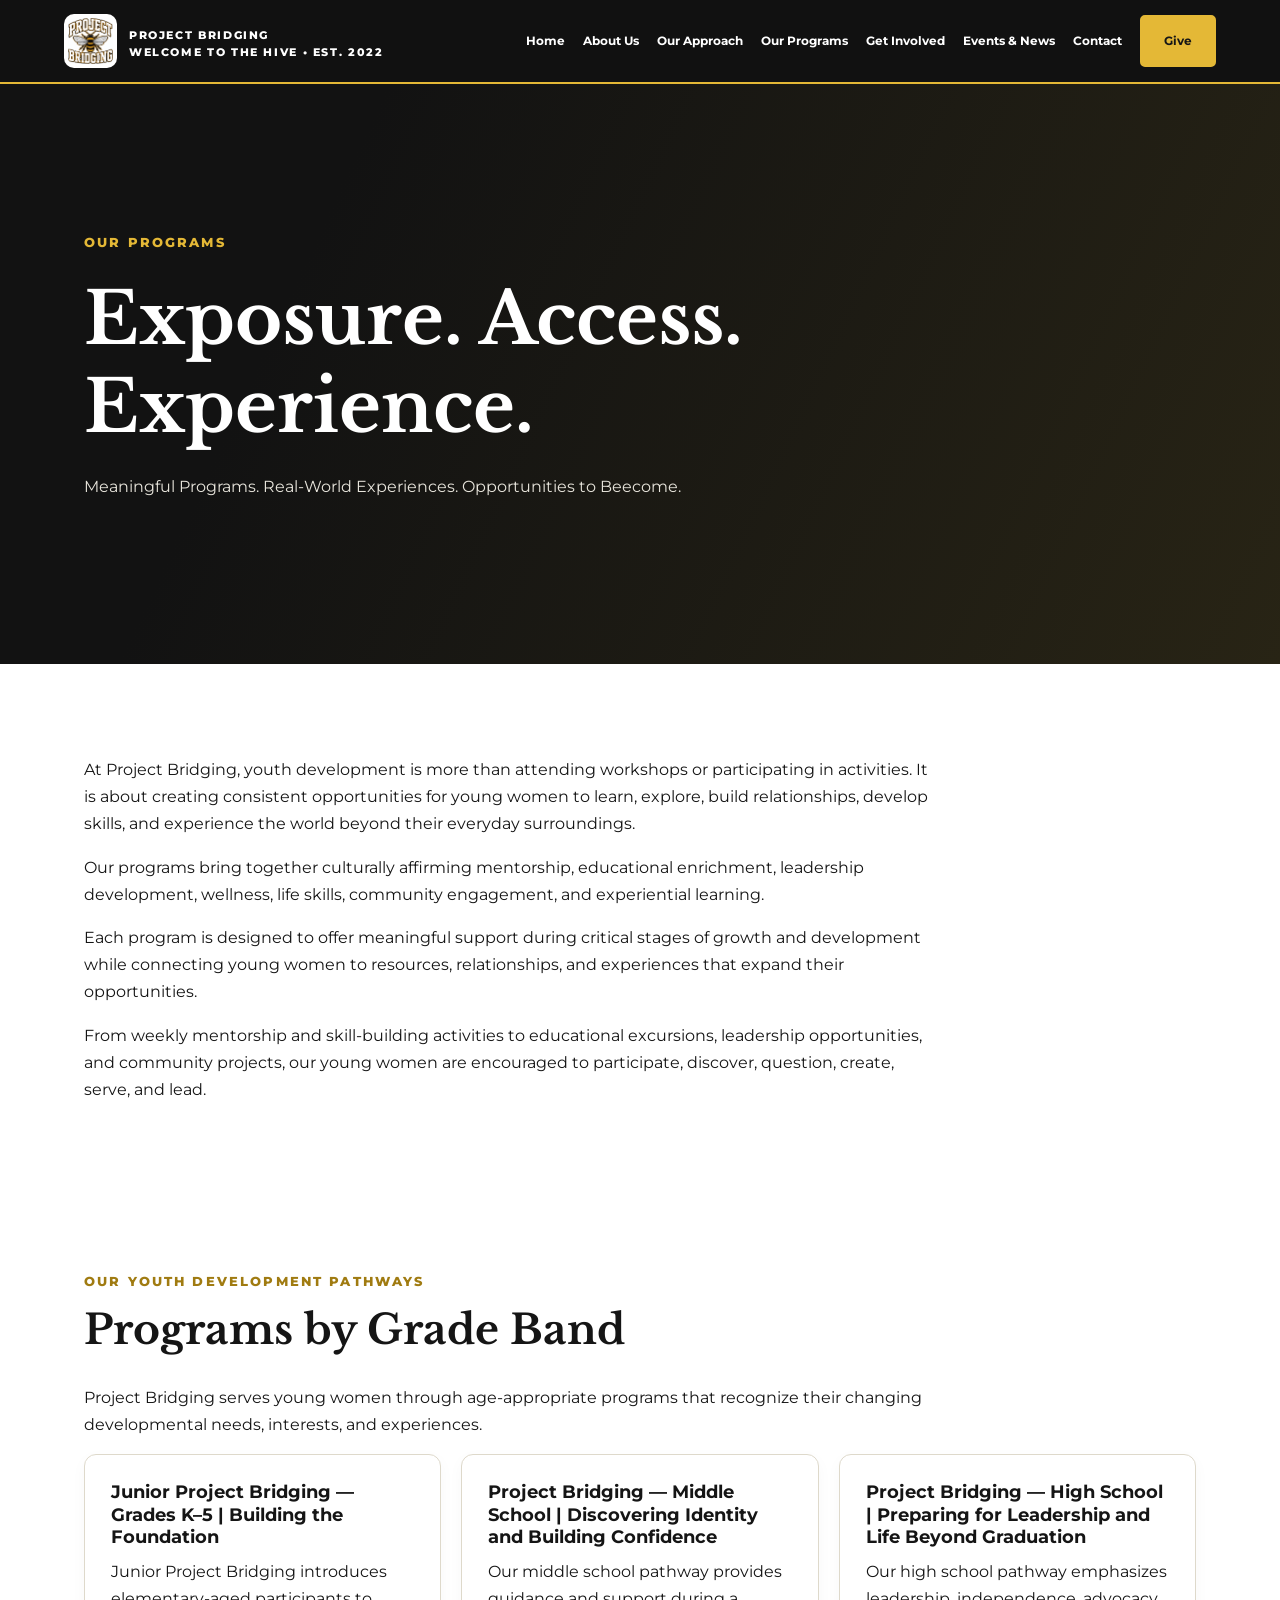
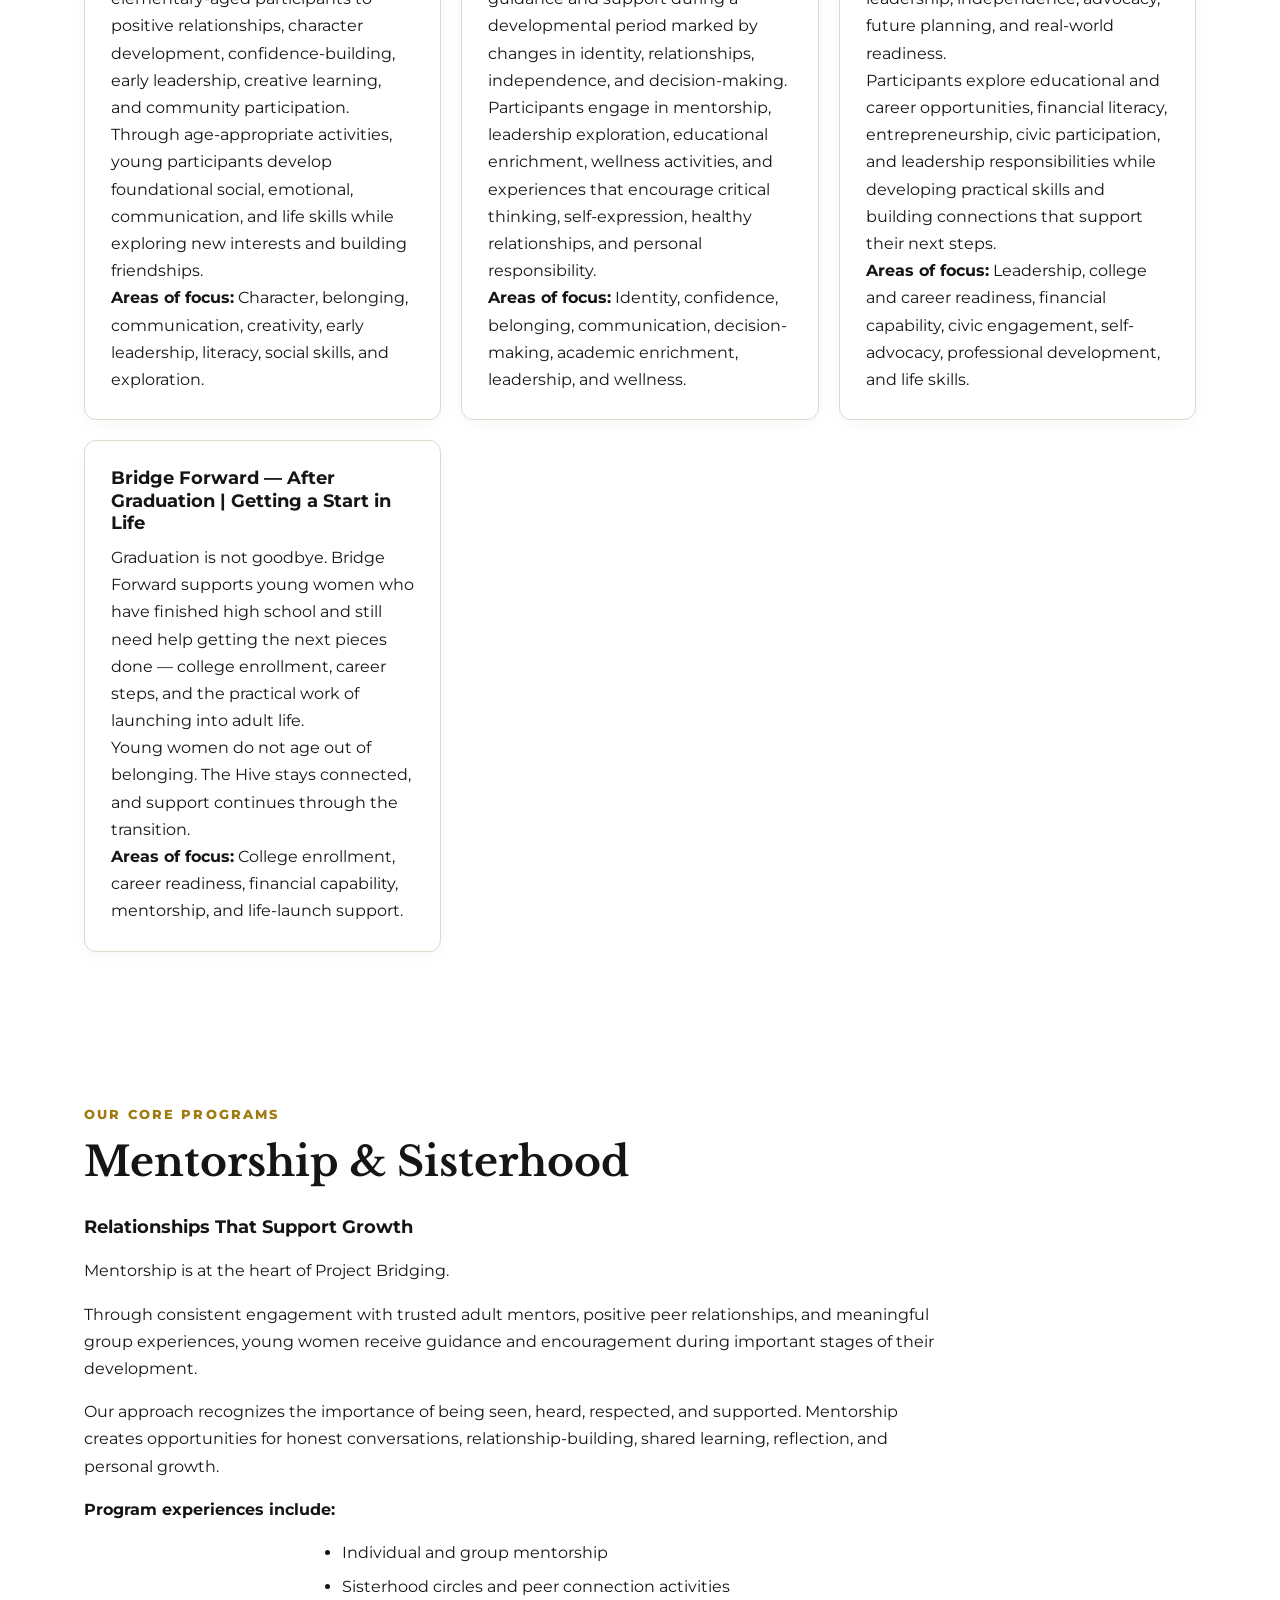
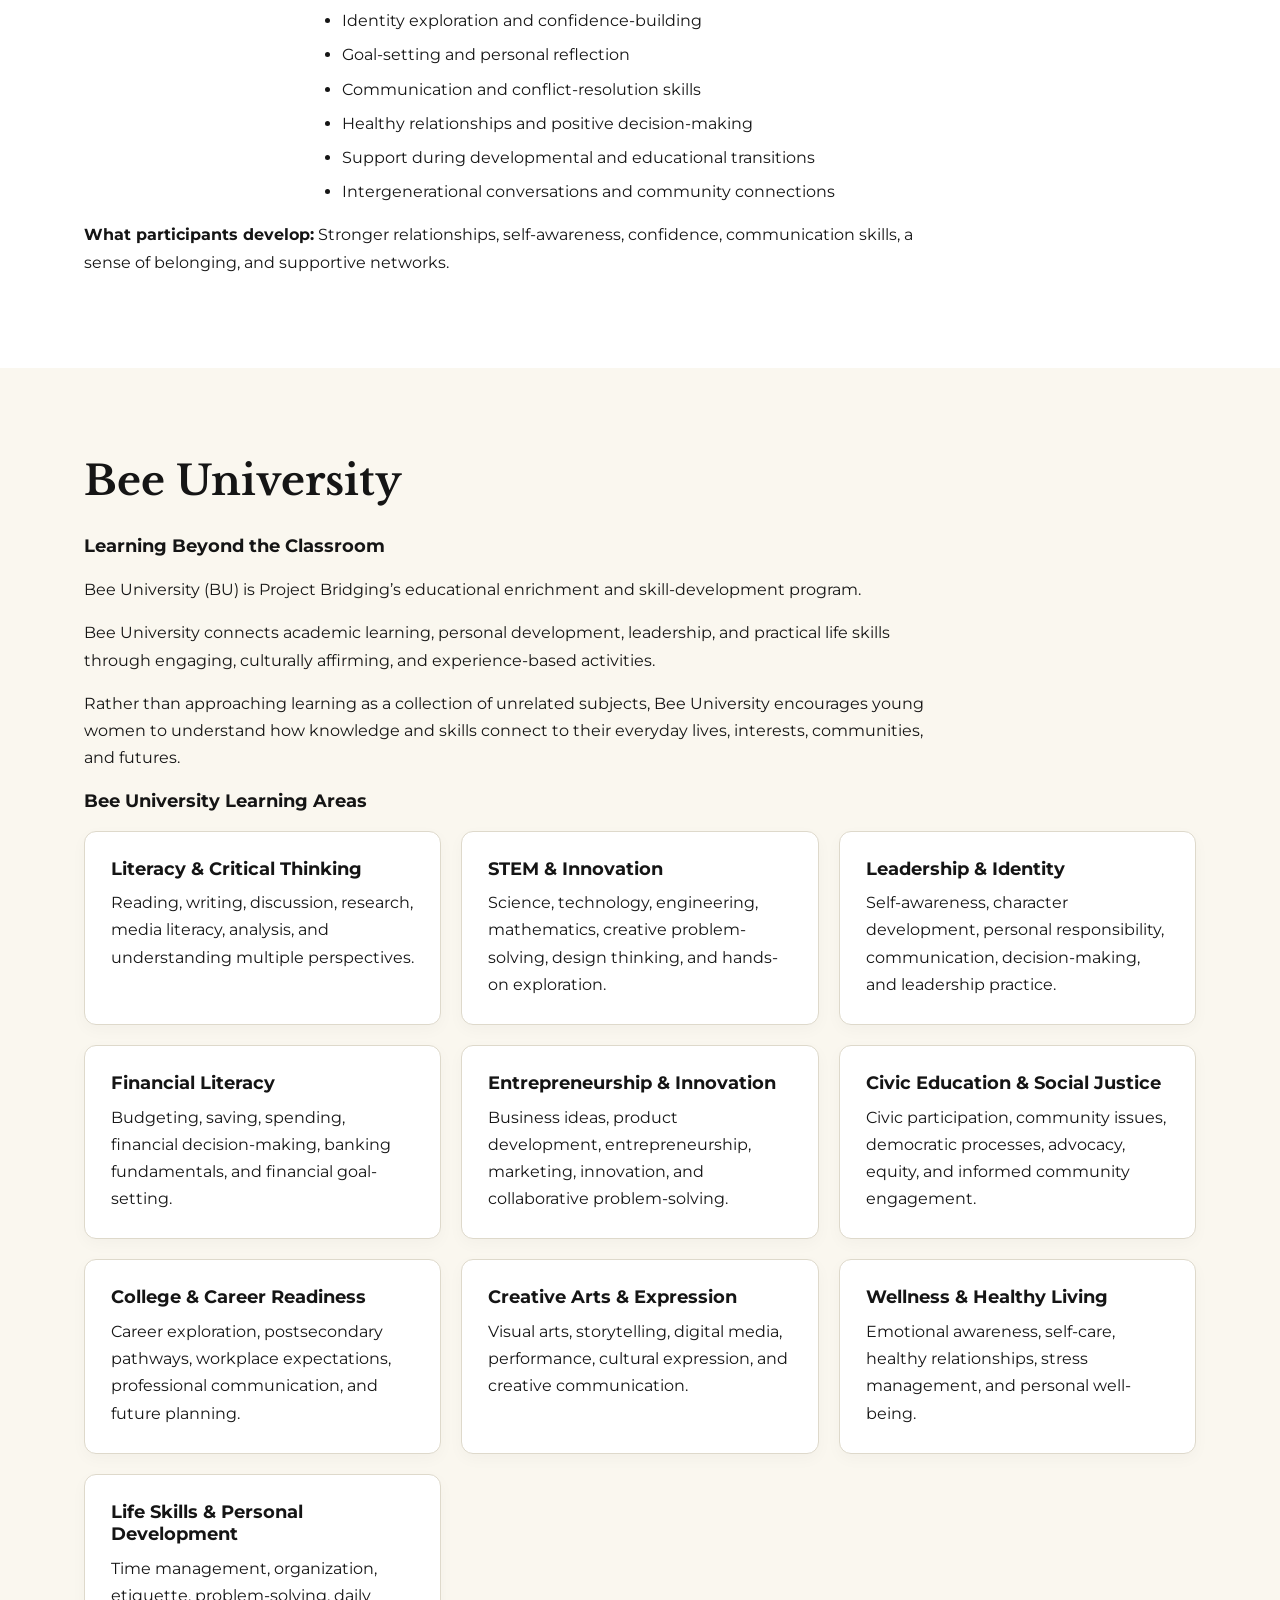
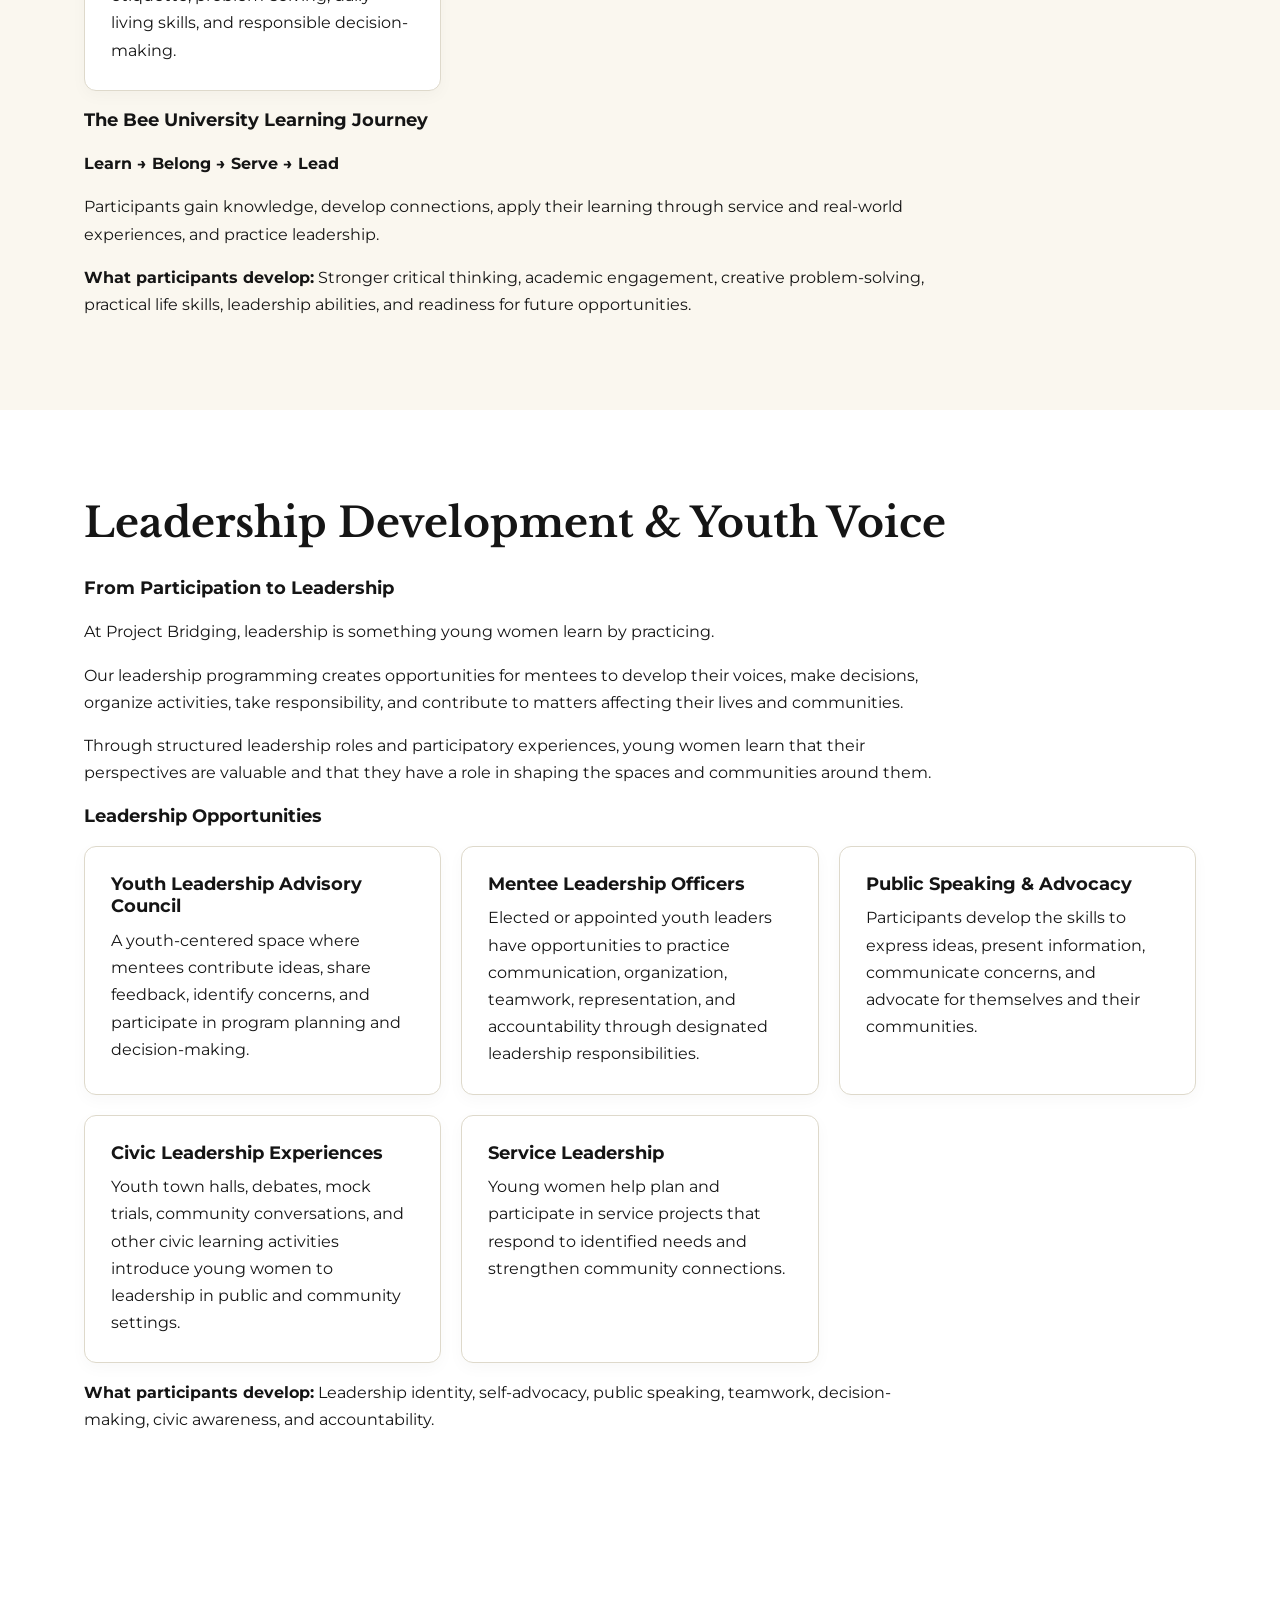
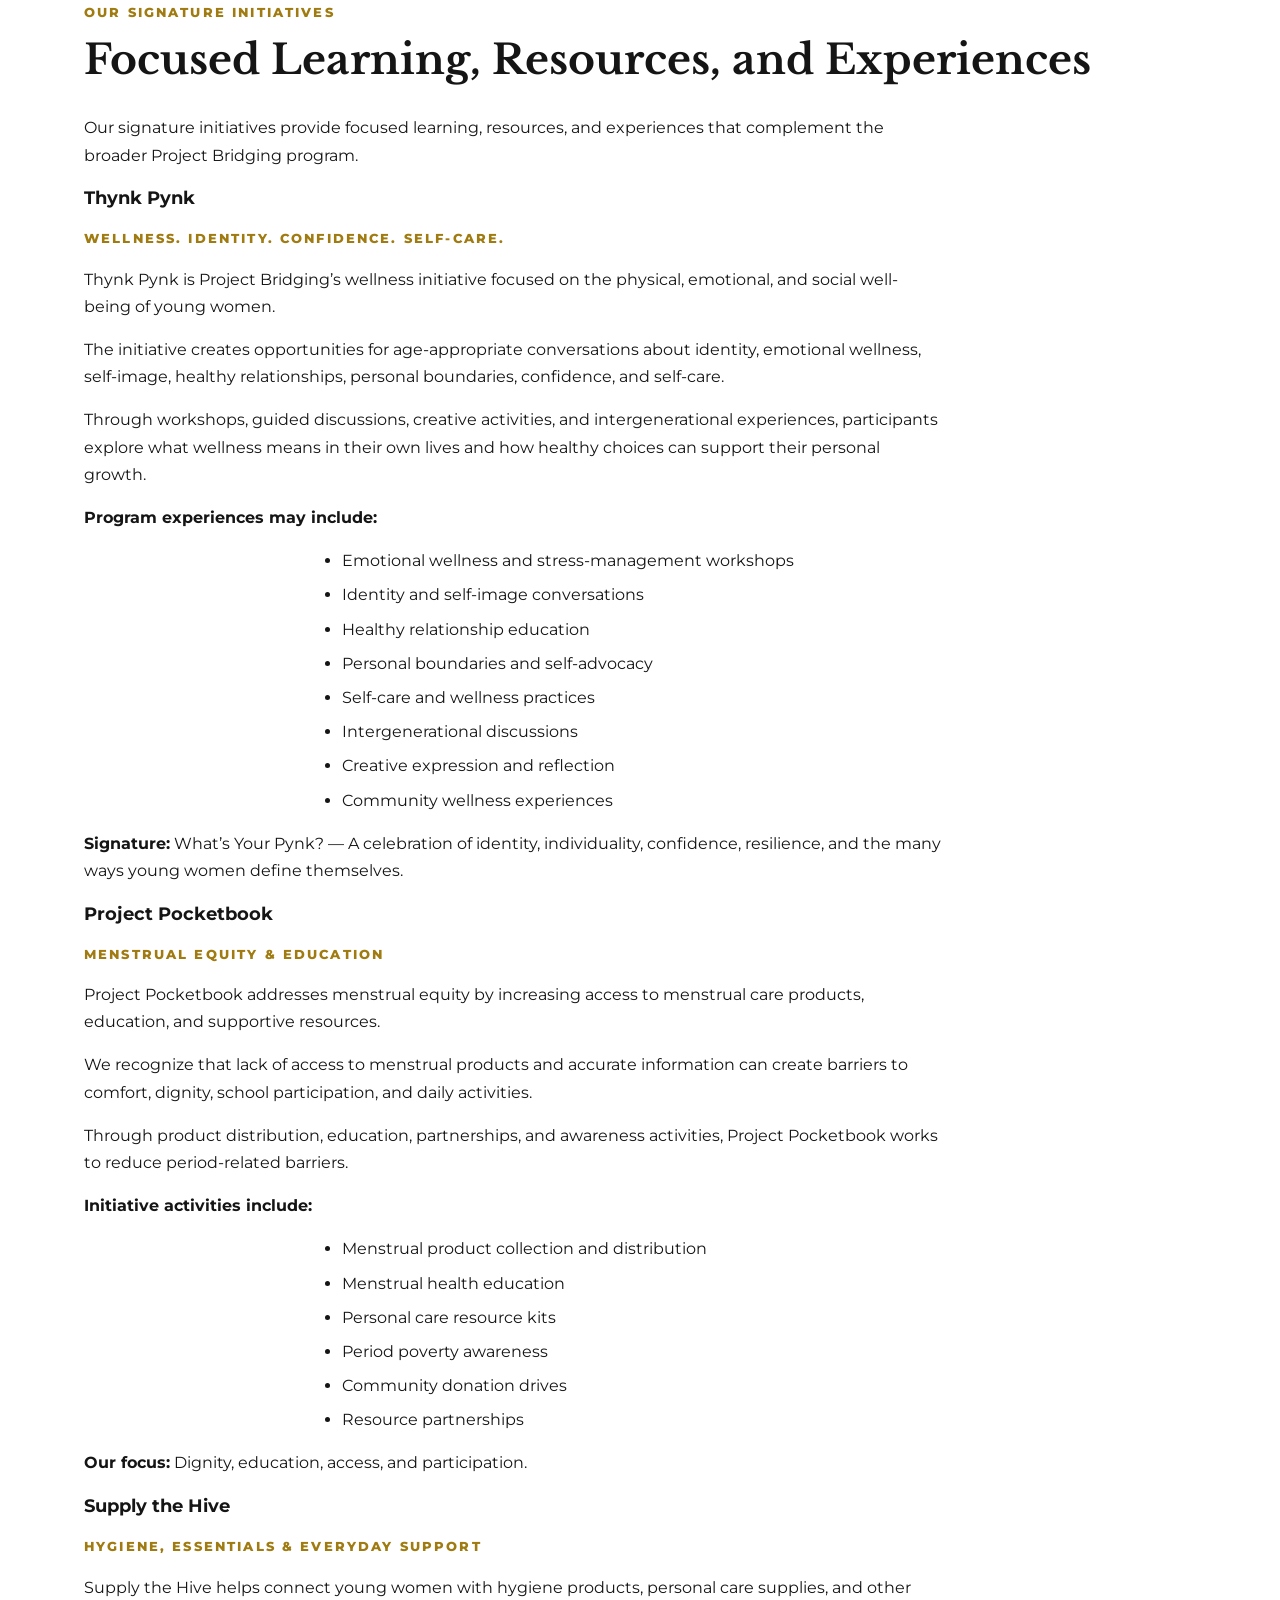
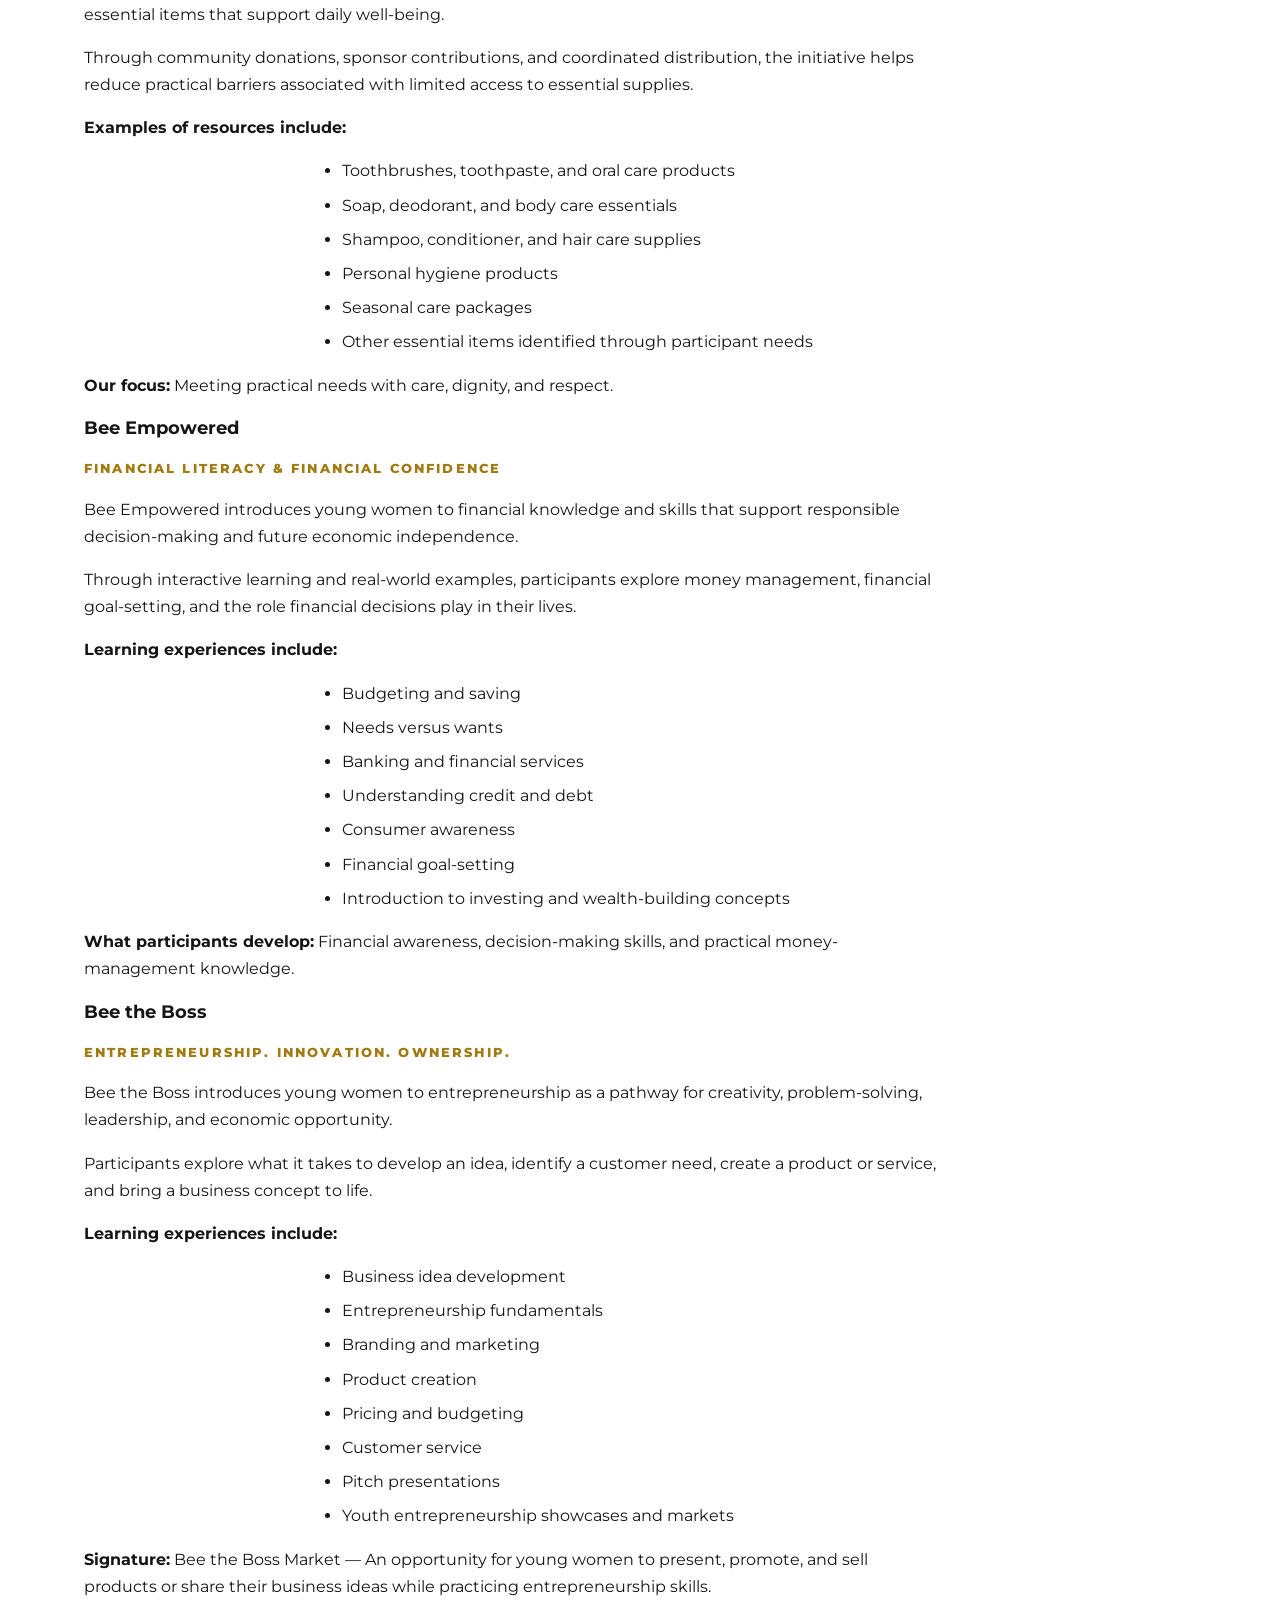
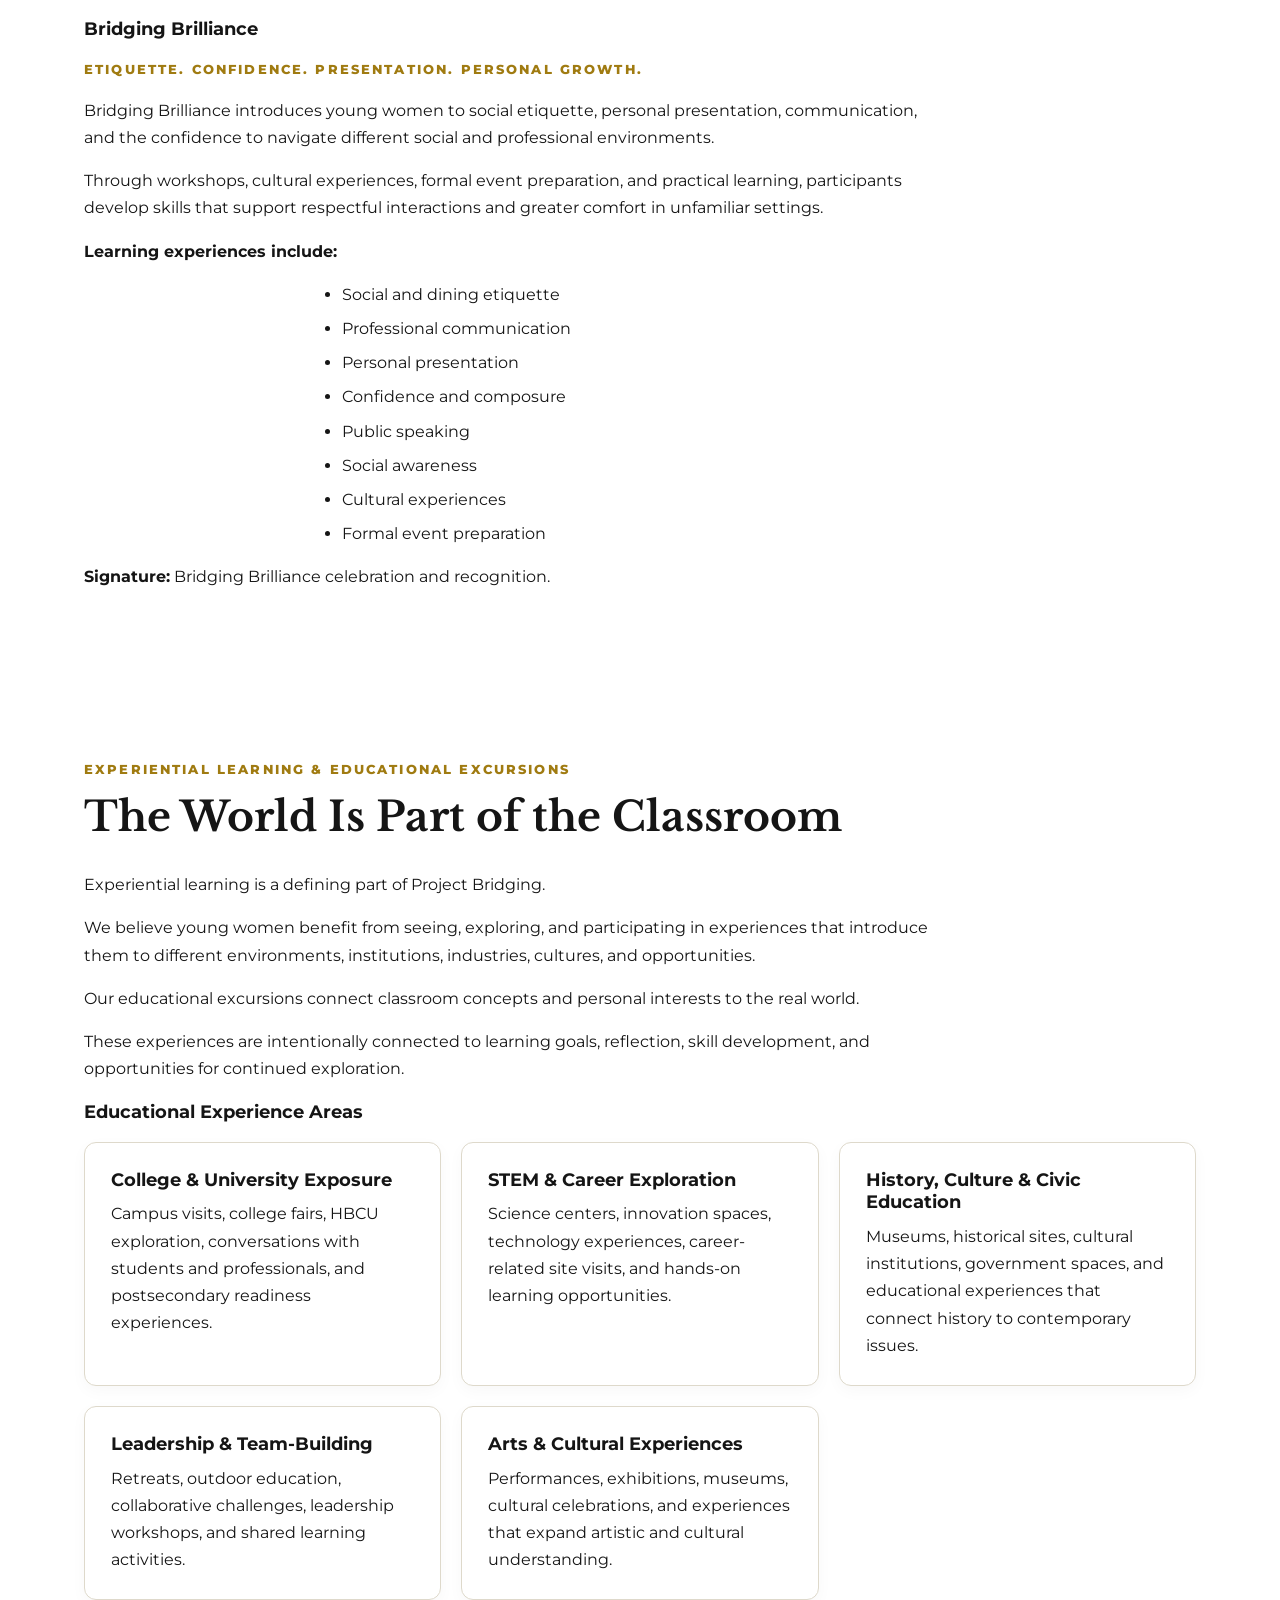
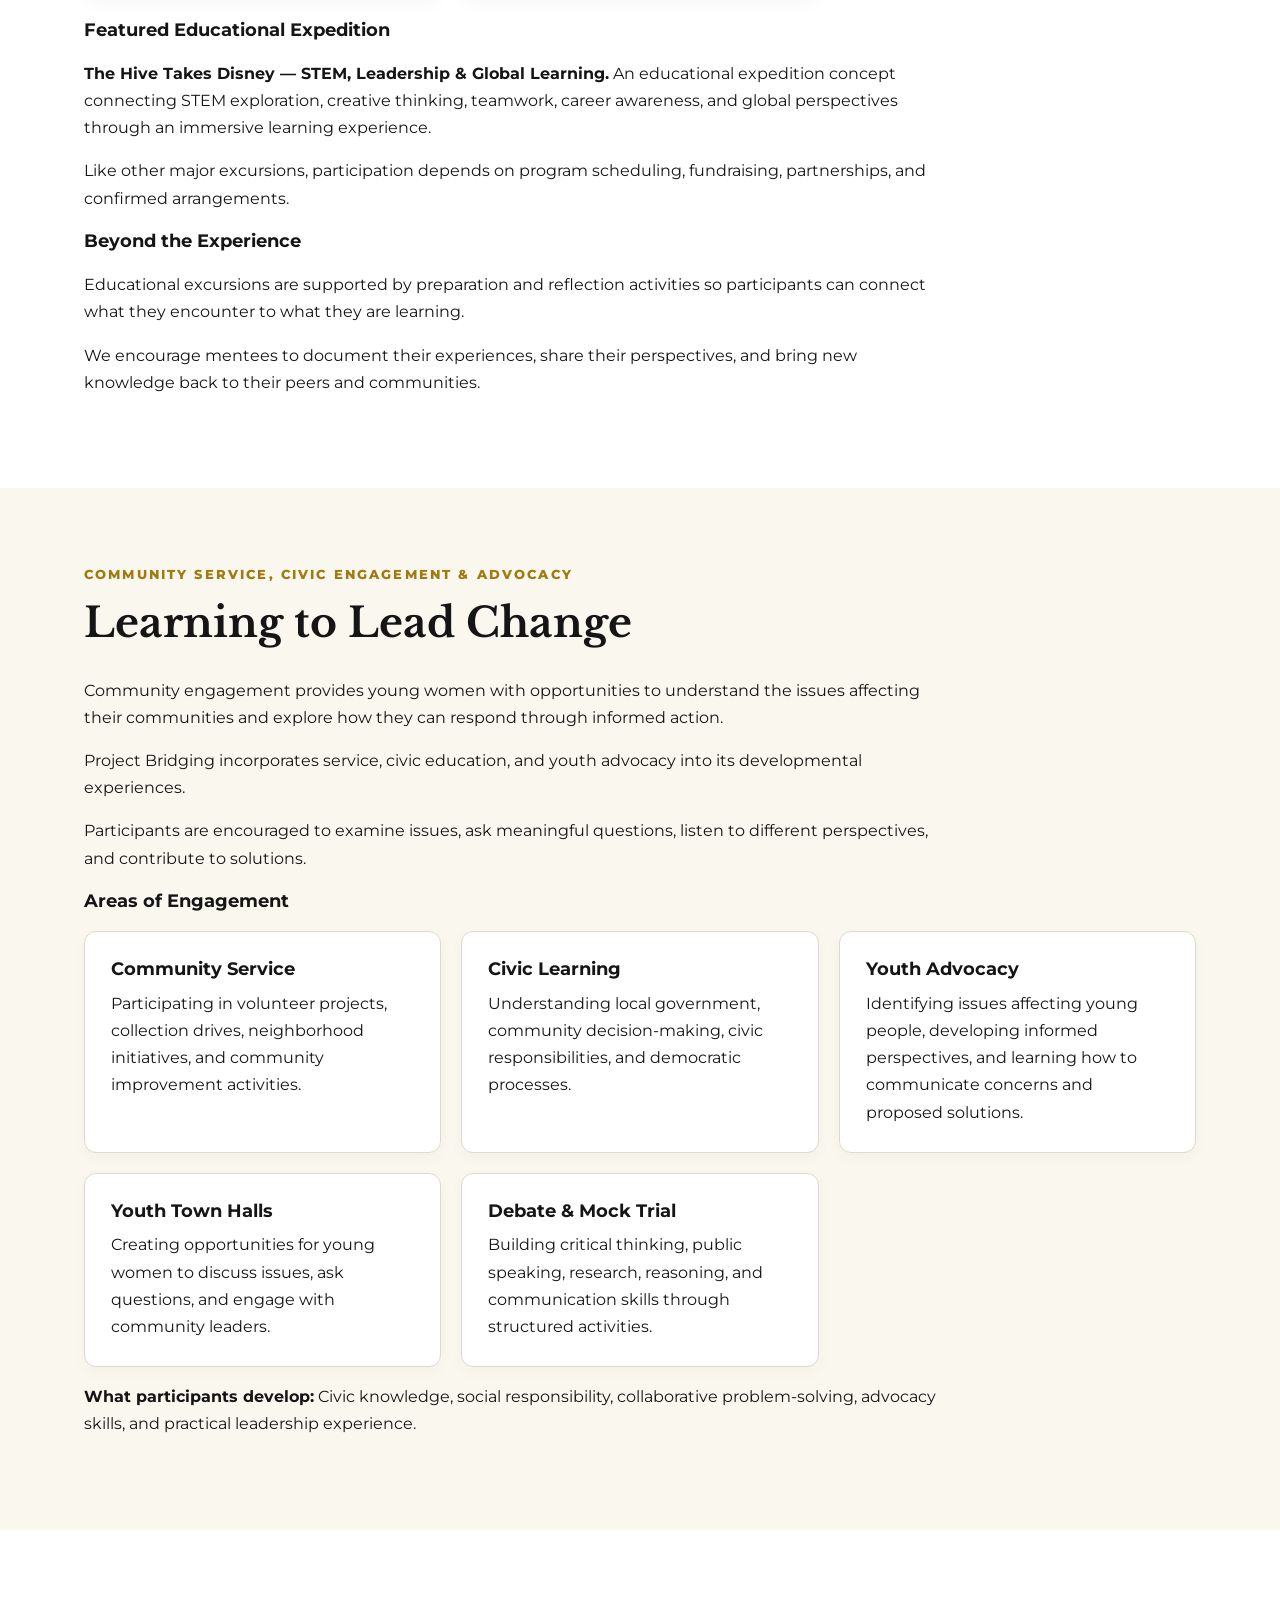
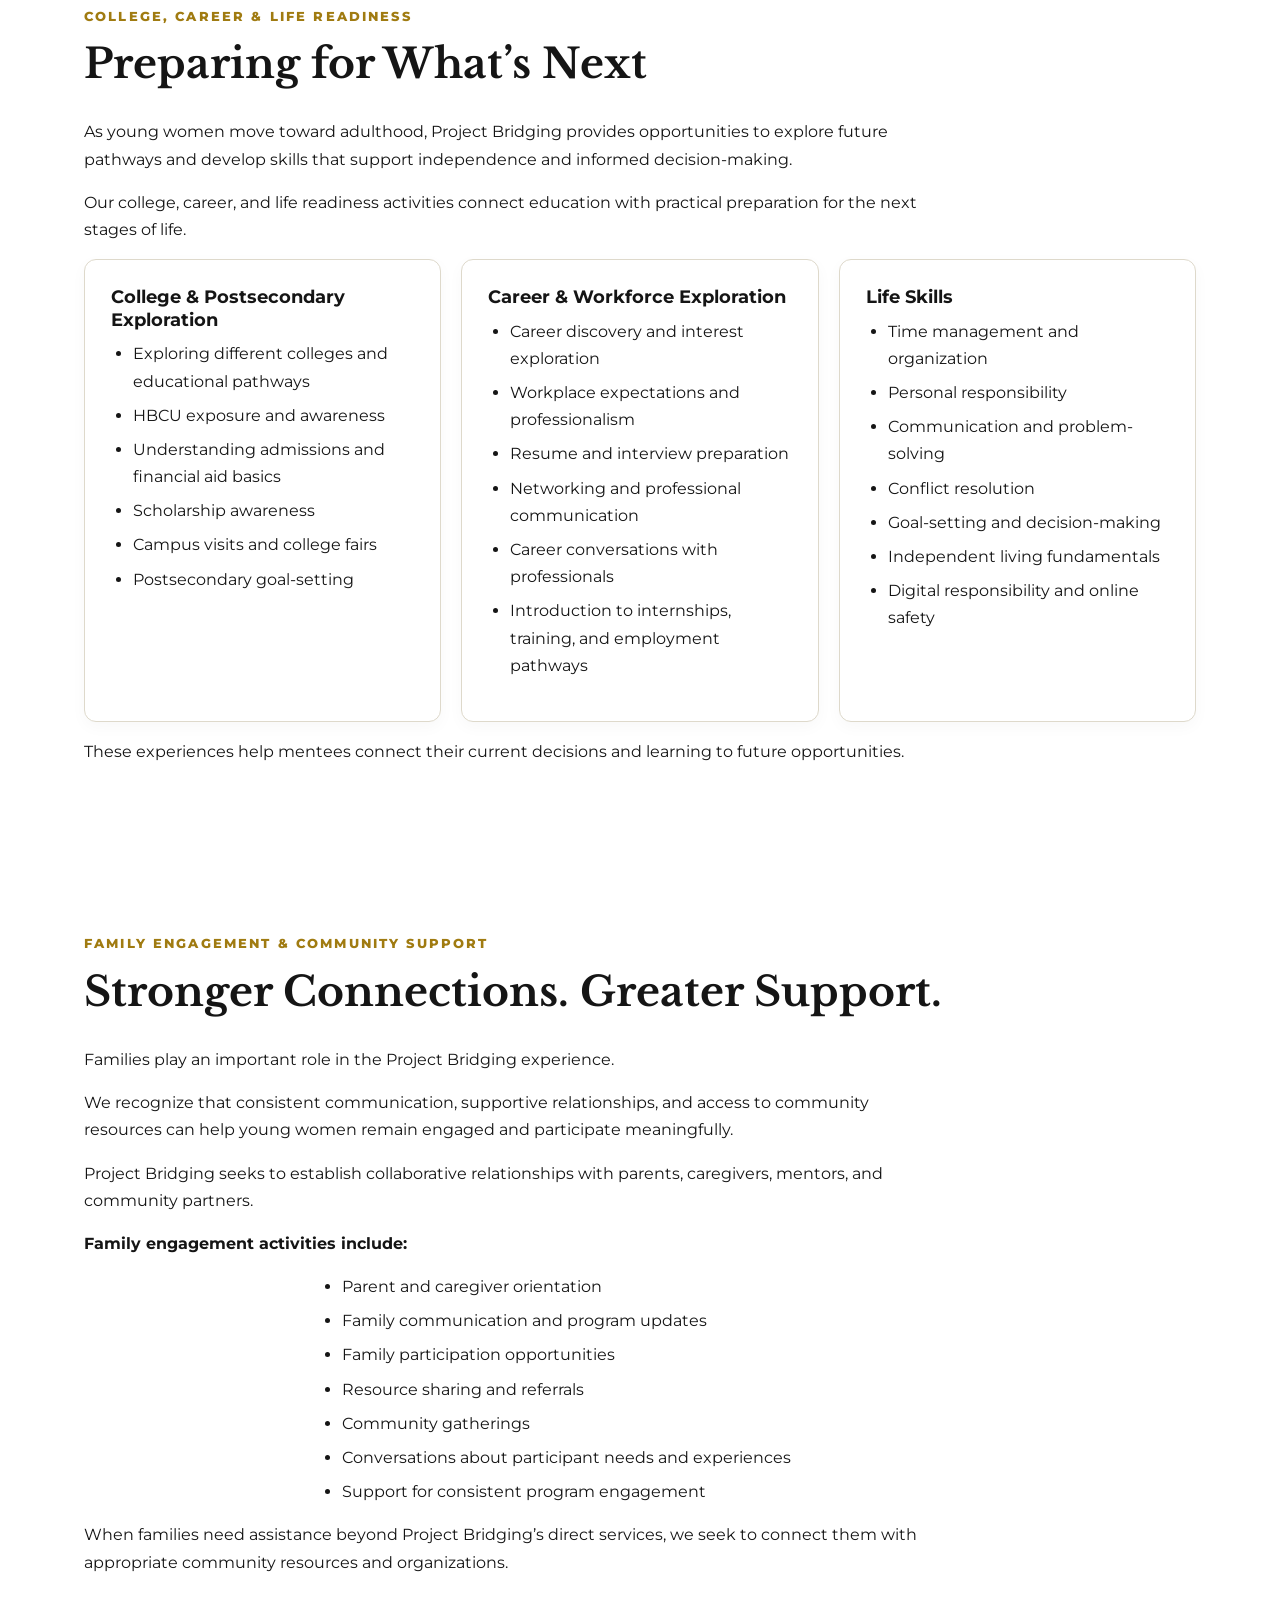
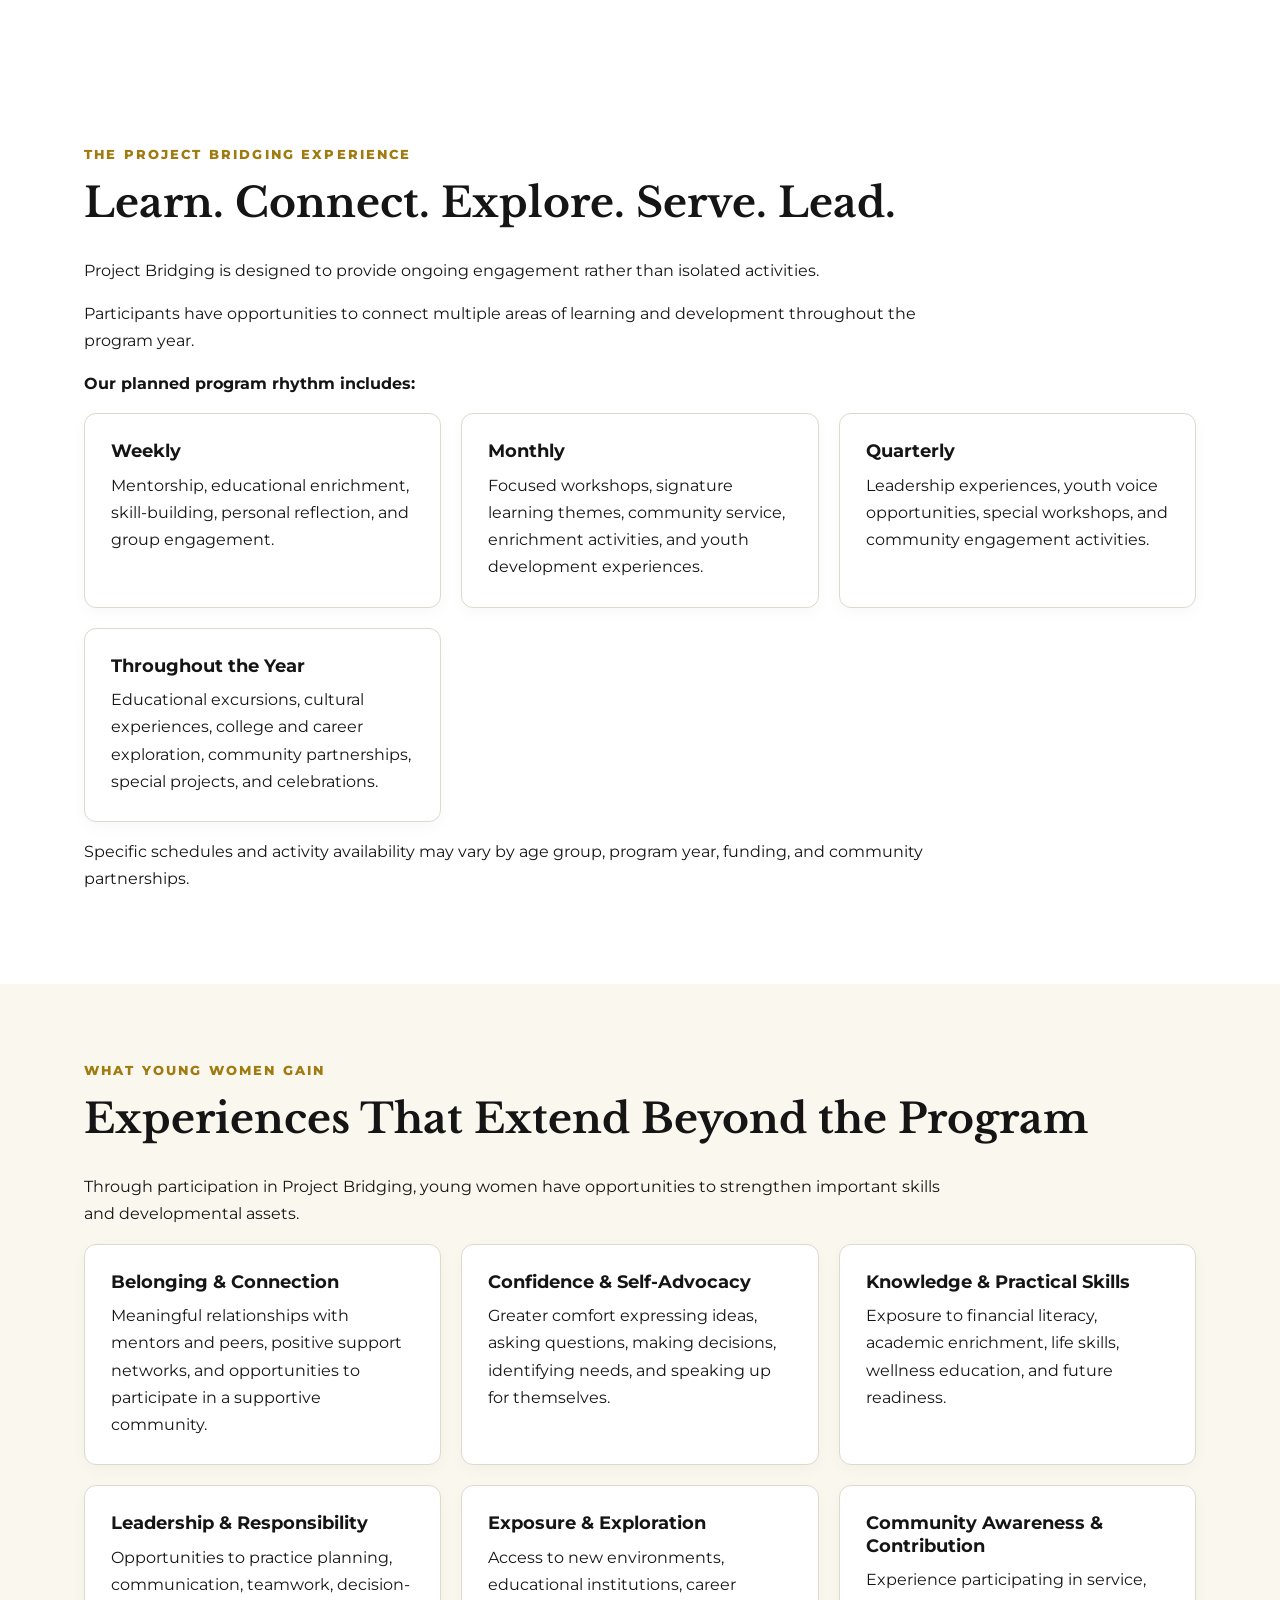
<file: programs.html>
<!DOCTYPE html>
<html lang="en"><head><meta charset="UTF-8"><link rel="icon" type="image/png" href="logo.png"><meta name="viewport" content="width=device-width, initial-scale=1"><meta name="description" content="Project Bridging programs: Bee University, mentorship, Thynk Pynk, Bee the Boss, educational excursions, and campaigns like Supply the Hive."><title>Our Programs | Project Bridging</title><style>
@import url('https://fonts.googleapis.com/css2?family=Libre+Baskerville:wght@400;700&family=Montserrat:wght@400;500;600;700;800&display=swap');
:root{--gold:#e4b836;--black:#151515;--cream:#faf7ef;--muted:#5f5b53}*{box-sizing:border-box}html{scroll-behavior:smooth}body{margin:0;color:var(--black);font-family:Montserrat,Arial,sans-serif;line-height:1.7}h1,h2,h3{line-height:1.23}h1,h2{font-family:'Libre Baskerville',Georgia,serif}h1{font-size:clamp(2.6rem,5.6vw,5.5rem);margin:.3em 0}h2{font-size:clamp(1.9rem,3.2vw,3.2rem);margin:.3em 0 .7em}h3{font-size:1.15rem}p{max-width:78ch}a{color:inherit}header{background:#111;color:white;position:sticky;top:0;z-index:4;border-bottom:2px solid var(--gold)}.nav{max-width:1200px;margin:auto;display:flex;justify-content:space-between;align-items:center;gap:20px;padding:14px 24px}.brand{font-weight:800;letter-spacing:.1em;text-decoration:none;color:var(--gold);line-height:1.1}.brand span{display:block;font-size:.68rem;color:#fff;letter-spacing:.15em;margin-top:5px}.navlinks{display:flex;gap:18px;flex-wrap:wrap;align-items:center}.navlinks a{font-size:.78rem;text-decoration:none;font-weight:700}.navlinks a:hover{color:var(--gold)}.btn{display:inline-flex;align-items:center;justify-content:center;padding:13px 22px;background:var(--gold);color:#161616;font-size:.84rem;font-weight:800;border-radius:5px;text-decoration:none;border:2px solid var(--gold);cursor:pointer}.btn.outline{background:transparent;border-color:currentColor;color:inherit}.btn:hover{filter:brightness(.92)}.hero{background:linear-gradient(115deg,#121212 25%,#282415 100%);color:white;min-height:580px;display:flex;align-items:center}.wrap{max-width:1160px;padding:76px 24px;margin:auto}.hero .wrap{width:100%}.eyebrow{font-weight:800;font-size:.79rem;letter-spacing:.17em;text-transform:uppercase;color:#a07b11}.hero .eyebrow{color:var(--gold)}.lead{font-size:1.18rem;max-width:720px}.hero p{color:#e8e5dc}.actions{display:flex;gap:20px;flex-wrap:wrap;margin-top:28px}.hero .btn.outline{color:white}.gold{color:var(--gold)}.cream{background:var(--cream)}.dark{background:#171717;color:#fff}.dark p{color:#e0ded9}.grid{display:grid;grid-template-columns:repeat(3,minmax(0,1fr));gap:20px}.grid.two{grid-template-columns:repeat(2,minmax(0,1fr))}.card{background:#fff;border:1px solid #ded9cb;border-radius:12px;padding:26px;box-shadow:0 5px 16px rgba(0,0,0,.03)}.dark .card{background:#242424;border-color:#48402b}.card h3{margin:0 0 9px}.card p{margin:0}.number{font-size:2rem;color:#bc911b;font-weight:800}.separator{height:4px;width:64px;background:var(--gold);margin:22px 0}.steps{counter-reset:step}.step{padding:22px 0;border-bottom:1px solid #ddd7c9;display:grid;grid-template-columns:65px 1fr;gap:15px}.step:before{counter-increment:step;content:counter(step,decimal-leading-zero);color:#aa7d00;font-size:1.6rem;font-weight:800}.step h3{margin:0}.step p{margin:.3em 0}.cols{columns:2;column-gap:45px}.cols>div{break-inside:avoid;margin-bottom:25px}.callout{border-left:5px solid var(--gold);padding:22px 25px;background:#f3ecd8;margin:28px 0;font-weight:600}.dark .callout{color:#151515}.small{font-size:.82rem;color:var(--muted)}.tag{font-size:.74rem;display:inline-block;font-weight:800;letter-spacing:.08em;text-transform:uppercase;color:#8f6e12}.quote{font:700 clamp(1.3rem,2.5vw,2rem)/1.5 'Libre Baskerville',Georgia,serif}.notice{background:#fff5da;padding:15px 18px;border-radius:8px;border:1px solid #e6cc7b;margin-top:15px}.faq details{border-bottom:1px solid #ded8cd;padding:18px 0}.faq summary{font-weight:800;cursor:pointer}.faq p{margin:12px 0 0}.footer{background:#101010;color:#e3e0d8}.footer a{color:#efc84f}.muted{color:#6b665b}ul{padding-left:22px}li{margin:7px 0}.chips{display:flex;flex-wrap:wrap;gap:8px}.chip{border:1px solid #b18d2a;border-radius:30px;padding:5px 12px;font-size:.8rem;font-weight:700}.menu-toggle{display:none;background:none;border:1px solid #aaa;color:white;padding:8px 10px;border-radius:4px}@media(max-width:900px){.grid{grid-template-columns:repeat(2,minmax(0,1fr))}.navlinks{gap:10px}.navlinks a{font-size:.7rem}}@media(max-width:700px){.nav{align-items:flex-start}.menu-toggle{display:block}.navlinks{display:none;position:absolute;top:68px;left:0;right:0;background:#161616;padding:22px;flex-direction:column;align-items:flex-start}.navlinks.open{display:flex}.grid,.grid.two{grid-template-columns:1fr}.cols{columns:1}.wrap{padding:55px 20px}.hero{min-height:570px}.step{grid-template-columns:47px 1fr}.navlinks a{font-size:.9rem}}
.hub-grid{display:grid;grid-template-columns:repeat(2,1fr);gap:14px;margin-top:34px}.hub-btn{display:flex;align-items:center;gap:14px;background:#fff;border:1px solid #e6e2d9;border-left:5px solid #e4b836;padding:18px 22px;transition:.2s;color:inherit;text-decoration:none}.hub-btn:hover{transform:translateY(-1px);border-color:#e4b836;box-shadow:0 4px 14px rgba(0,0,0,.08)}.hub-btn .ic{font-size:1.5rem;line-height:1}.hub-btn strong{display:block;font-size:1rem}.hub-btn span{font-size:.83rem;color:#5f5b53}@media(max-width:620px){.hub-grid{grid-template-columns:1fr}}.brand{display:flex;align-items:center;gap:12px}.brand img{height:54px;width:auto;background:#fff;border-radius:10px;padding:4px}.brand-text{display:flex;flex-direction:column;line-height:1.15}.hero-logo{display:block;width:200px;max-width:62vw;height:auto;background:#fff;border-radius:18px;padding:10px;margin:0 auto 20px}.footer-logo{height:92px;width:auto;background:#fff;border-radius:14px;padding:6px;margin-bottom:14px}
/* Content buttons: left-aligned, wider spacing (Patsy, Nov 5 2026) */
main p:has(>.btn){text-align:left!important}
main p .btn+.btn{margin-left:16px}
.actions{gap:20px}
.links{display:flex;gap:20px;flex-wrap:wrap;justify-content:flex-start;align-items:center}
</style></head>
<body>
<header><nav class="nav" aria-label="Primary navigation"><a class="brand" href="index.html"><img src="logo.png" alt="Project Bridging logo"><span class="brand-text">PROJECT BRIDGING<span>WELCOME TO THE HIVE • EST. 2022</span></span></a><button class="menu-toggle" aria-label="Toggle navigation" aria-expanded="false" onclick="const n=document.getElementById('navlinks');n.classList.toggle('open');this.setAttribute('aria-expanded',n.classList.contains('open'))">☰ Menu</button><div id="navlinks" class="navlinks"><a href="index.html">Home</a><a href="about.html">About Us</a><a href="our-approach.html">Our Approach</a><a href="programs.html">Our Programs</a><a href="get-involved.html">Get Involved</a><a href="events.html">Events &amp; News</a><a href="contact.html">Contact</a><a href="give.html" class="btn">Give</a></div></nav></header>
<main>
<section class="hero"><div class="wrap"><div class="eyebrow">Our Programs</div><h1>Exposure. Access. <span class="accent">Experience.</span></h1><p class="lede">Meaningful Programs. Real-World Experiences. Opportunities to Beecome.</p></div></section>
<section><div class="wrap"><p>At Project Bridging, youth development is more than attending workshops or participating in activities. It is about creating consistent opportunities for young women to learn, explore, build relationships, develop skills, and experience the world beyond their everyday surroundings.</p><p>Our programs bring together culturally affirming mentorship, educational enrichment, leadership development, wellness, life skills, community engagement, and experiential learning.</p><p>Each program is designed to offer meaningful support during critical stages of growth and development while connecting young women to resources, relationships, and experiences that expand their opportunities.</p><p>From weekly mentorship and skill-building activities to educational excursions, leadership opportunities, and community projects, our young women are encouraged to participate, discover, question, create, serve, and lead.</p></div></section>
<section class="soft"><div class="wrap"><div class="eyebrow">Our Youth Development Pathways</div><h2>Programs by Grade Band</h2><p>Project Bridging serves young women through age-appropriate programs that recognize their changing developmental needs, interests, and experiences.</p><div class="grid"><div class="card"><h3>Junior Project Bridging — Grades K–5 | Building the Foundation</h3><p>Junior Project Bridging introduces elementary-aged participants to positive relationships, character development, confidence-building, early leadership, creative learning, and community participation.</p><p>Through age-appropriate activities, young participants develop foundational social, emotional, communication, and life skills while exploring new interests and building friendships.</p><p><strong>Areas of focus:</strong> Character, belonging, communication, creativity, early leadership, literacy, social skills, and exploration.</p></div><div class="card"><h3>Project Bridging — Middle School | Discovering Identity and Building Confidence</h3><p>Our middle school pathway provides guidance and support during a developmental period marked by changes in identity, relationships, independence, and decision-making.</p><p>Participants engage in mentorship, leadership exploration, educational enrichment, wellness activities, and experiences that encourage critical thinking, self-expression, healthy relationships, and personal responsibility.</p><p><strong>Areas of focus:</strong> Identity, confidence, belonging, communication, decision-making, academic enrichment, leadership, and wellness.</p></div><div class="card"><h3>Project Bridging — High School | Preparing for Leadership and Life Beyond Graduation</h3><p>Our high school pathway emphasizes leadership, independence, advocacy, future planning, and real-world readiness.</p><p>Participants explore educational and career opportunities, financial literacy, entrepreneurship, civic participation, and leadership responsibilities while developing practical skills and building connections that support their next steps.</p><p><strong>Areas of focus:</strong> Leadership, college and career readiness, financial capability, civic engagement, self-advocacy, professional development, and life skills.</p></div><div class="card"><h3>Bridge Forward — After Graduation | Getting a Start in Life</h3><p>Graduation is not goodbye. Bridge Forward supports young women who have finished high school and still need help getting the next pieces done — college enrollment, career steps, and the practical work of launching into adult life.</p><p>Young women do not age out of belonging. The Hive stays connected, and support continues through the transition.</p><p><strong>Areas of focus:</strong> College enrollment, career readiness, financial capability, mentorship, and life-launch support.</p></div></div></div></section>
<section><div class="wrap"><div class="eyebrow">Our Core Programs</div><h2>Mentorship &amp; Sisterhood</h2><h3>Relationships That Support Growth</h3><p>Mentorship is at the heart of Project Bridging.</p><p>Through consistent engagement with trusted adult mentors, positive peer relationships, and meaningful group experiences, young women receive guidance and encouragement during important stages of their development.</p><p>Our approach recognizes the importance of being seen, heard, respected, and supported. Mentorship creates opportunities for honest conversations, relationship-building, shared learning, reflection, and personal growth.</p><p><strong>Program experiences include:</strong></p><ul style="text-align:left;max-width:640px;margin:.2rem auto 1rem"><li>Individual and group mentorship</li><li>Sisterhood circles and peer connection activities</li><li>Identity exploration and confidence-building</li><li>Goal-setting and personal reflection</li><li>Communication and conflict-resolution skills</li><li>Healthy relationships and positive decision-making</li><li>Support during developmental and educational transitions</li><li>Intergenerational conversations and community connections</li></ul><p><strong>What participants develop:</strong> Stronger relationships, self-awareness, confidence, communication skills, a sense of belonging, and supportive networks.</p></div></section>
<section class="cream"><div class="wrap"><h2>Bee University</h2><h3>Learning Beyond the Classroom</h3><p>Bee University (BU) is Project Bridging’s educational enrichment and skill-development program.</p><p>Bee University connects academic learning, personal development, leadership, and practical life skills through engaging, culturally affirming, and experience-based activities.</p><p>Rather than approaching learning as a collection of unrelated subjects, Bee University encourages young women to understand how knowledge and skills connect to their everyday lives, interests, communities, and futures.</p><h3>Bee University Learning Areas</h3><div class="grid"><div class="card"><h3>Literacy &amp; Critical Thinking</h3>Reading, writing, discussion, research, media literacy, analysis, and understanding multiple perspectives.</div><div class="card"><h3>STEM &amp; Innovation</h3>Science, technology, engineering, mathematics, creative problem-solving, design thinking, and hands-on exploration.</div><div class="card"><h3>Leadership &amp; Identity</h3>Self-awareness, character development, personal responsibility, communication, decision-making, and leadership practice.</div><div class="card"><h3>Financial Literacy</h3>Budgeting, saving, spending, financial decision-making, banking fundamentals, and financial goal-setting.</div><div class="card"><h3>Entrepreneurship &amp; Innovation</h3>Business ideas, product development, entrepreneurship, marketing, innovation, and collaborative problem-solving.</div><div class="card"><h3>Civic Education &amp; Social Justice</h3>Civic participation, community issues, democratic processes, advocacy, equity, and informed community engagement.</div><div class="card"><h3>College &amp; Career Readiness</h3>Career exploration, postsecondary pathways, workplace expectations, professional communication, and future planning.</div><div class="card"><h3>Creative Arts &amp; Expression</h3>Visual arts, storytelling, digital media, performance, cultural expression, and creative communication.</div><div class="card"><h3>Wellness &amp; Healthy Living</h3>Emotional awareness, self-care, healthy relationships, stress management, and personal well-being.</div><div class="card"><h3>Life Skills &amp; Personal Development</h3>Time management, organization, etiquette, problem-solving, daily living skills, and responsible decision-making.</div></div><h3>The Bee University Learning Journey</h3><p><strong>Learn → Belong → Serve → Lead</strong></p><p>Participants gain knowledge, develop connections, apply their learning through service and real-world experiences, and practice leadership.</p><p><strong>What participants develop:</strong> Stronger critical thinking, academic engagement, creative problem-solving, practical life skills, leadership abilities, and readiness for future opportunities.</p></div></section>
<section><div class="wrap"><h2>Leadership Development &amp; Youth Voice</h2><h3>From Participation to Leadership</h3><p>At Project Bridging, leadership is something young women learn by practicing.</p><p>Our leadership programming creates opportunities for mentees to develop their voices, make decisions, organize activities, take responsibility, and contribute to matters affecting their lives and communities.</p><p>Through structured leadership roles and participatory experiences, young women learn that their perspectives are valuable and that they have a role in shaping the spaces and communities around them.</p><h3>Leadership Opportunities</h3><div class="grid"><div class="card"><h3>Youth Leadership Advisory Council</h3><p>A youth-centered space where mentees contribute ideas, share feedback, identify concerns, and participate in program planning and decision-making.</p></div><div class="card"><h3>Mentee Leadership Officers</h3><p>Elected or appointed youth leaders have opportunities to practice communication, organization, teamwork, representation, and accountability through designated leadership responsibilities.</p></div><div class="card"><h3>Public Speaking &amp; Advocacy</h3><p>Participants develop the skills to express ideas, present information, communicate concerns, and advocate for themselves and their communities.</p></div><div class="card"><h3>Civic Leadership Experiences</h3><p>Youth town halls, debates, mock trials, community conversations, and other civic learning activities introduce young women to leadership in public and community settings.</p></div><div class="card"><h3>Service Leadership</h3><p>Young women help plan and participate in service projects that respond to identified needs and strengthen community connections.</p></div></div><p><strong>What participants develop:</strong> Leadership identity, self-advocacy, public speaking, teamwork, decision-making, civic awareness, and accountability.</p></div></section>
<section class="soft"><div class="wrap"><div class="eyebrow">Our Signature Initiatives</div><h2>Focused Learning, Resources, and Experiences</h2><p>Our signature initiatives provide focused learning, resources, and experiences that complement the broader Project Bridging program.</p><h3>Thynk Pynk</h3><p class="eyebrow">Wellness. Identity. Confidence. Self-Care.</p><p>Thynk Pynk is Project Bridging’s wellness initiative focused on the physical, emotional, and social well-being of young women.</p><p>The initiative creates opportunities for age-appropriate conversations about identity, emotional wellness, self-image, healthy relationships, personal boundaries, confidence, and self-care.</p><p>Through workshops, guided discussions, creative activities, and intergenerational experiences, participants explore what wellness means in their own lives and how healthy choices can support their personal growth.</p><p><strong>Program experiences may include:</strong></p><ul style="text-align:left;max-width:640px;margin:.2rem auto 1rem"><li>Emotional wellness and stress-management workshops</li><li>Identity and self-image conversations</li><li>Healthy relationship education</li><li>Personal boundaries and self-advocacy</li><li>Self-care and wellness practices</li><li>Intergenerational discussions</li><li>Creative expression and reflection</li><li>Community wellness experiences</li></ul><p><strong>Signature:</strong> What’s Your Pynk? — A celebration of identity, individuality, confidence, resilience, and the many ways young women define themselves.</p><h3>Project Pocketbook</h3><p class="eyebrow">Menstrual Equity &amp; Education</p><p>Project Pocketbook addresses menstrual equity by increasing access to menstrual care products, education, and supportive resources.</p><p>We recognize that lack of access to menstrual products and accurate information can create barriers to comfort, dignity, school participation, and daily activities.</p><p>Through product distribution, education, partnerships, and awareness activities, Project Pocketbook works to reduce period-related barriers.</p><p><strong>Initiative activities include:</strong></p><ul style="text-align:left;max-width:640px;margin:.2rem auto 1rem"><li>Menstrual product collection and distribution</li><li>Menstrual health education</li><li>Personal care resource kits</li><li>Period poverty awareness</li><li>Community donation drives</li><li>Resource partnerships</li></ul><p><strong>Our focus:</strong> Dignity, education, access, and participation.</p><h3>Supply the Hive</h3><p class="eyebrow">Hygiene, Essentials &amp; Everyday Support</p><p>Supply the Hive helps connect young women with hygiene products, personal care supplies, and other essential items that support daily well-being.</p><p>Through community donations, sponsor contributions, and coordinated distribution, the initiative helps reduce practical barriers associated with limited access to essential supplies.</p><p><strong>Examples of resources include:</strong></p><ul style="text-align:left;max-width:640px;margin:.2rem auto 1rem"><li>Toothbrushes, toothpaste, and oral care products</li><li>Soap, deodorant, and body care essentials</li><li>Shampoo, conditioner, and hair care supplies</li><li>Personal hygiene products</li><li>Seasonal care packages</li><li>Other essential items identified through participant needs</li></ul><p><strong>Our focus:</strong> Meeting practical needs with care, dignity, and respect.</p><h3>Bee Empowered</h3><p class="eyebrow">Financial Literacy &amp; Financial Confidence</p><p>Bee Empowered introduces young women to financial knowledge and skills that support responsible decision-making and future economic independence.</p><p>Through interactive learning and real-world examples, participants explore money management, financial goal-setting, and the role financial decisions play in their lives.</p><p><strong>Learning experiences include:</strong></p><ul style="text-align:left;max-width:640px;margin:.2rem auto 1rem"><li>Budgeting and saving</li><li>Needs versus wants</li><li>Banking and financial services</li><li>Understanding credit and debt</li><li>Consumer awareness</li><li>Financial goal-setting</li><li>Introduction to investing and wealth-building concepts</li></ul><p><strong>What participants develop:</strong> Financial awareness, decision-making skills, and practical money-management knowledge.</p><h3>Bee the Boss</h3><p class="eyebrow">Entrepreneurship. Innovation. Ownership.</p><p>Bee the Boss introduces young women to entrepreneurship as a pathway for creativity, problem-solving, leadership, and economic opportunity.</p><p>Participants explore what it takes to develop an idea, identify a customer need, create a product or service, and bring a business concept to life.</p><p><strong>Learning experiences include:</strong></p><ul style="text-align:left;max-width:640px;margin:.2rem auto 1rem"><li>Business idea development</li><li>Entrepreneurship fundamentals</li><li>Branding and marketing</li><li>Product creation</li><li>Pricing and budgeting</li><li>Customer service</li><li>Pitch presentations</li><li>Youth entrepreneurship showcases and markets</li></ul><p><strong>Signature:</strong> Bee the Boss Market — An opportunity for young women to present, promote, and sell products or share their business ideas while practicing entrepreneurship skills.</p><h3>Bridging Brilliance</h3><p class="eyebrow">Etiquette. Confidence. Presentation. Personal Growth.</p><p>Bridging Brilliance introduces young women to social etiquette, personal presentation, communication, and the confidence to navigate different social and professional environments.</p><p>Through workshops, cultural experiences, formal event preparation, and practical learning, participants develop skills that support respectful interactions and greater comfort in unfamiliar settings.</p><p><strong>Learning experiences include:</strong></p><ul style="text-align:left;max-width:640px;margin:.2rem auto 1rem"><li>Social and dining etiquette</li><li>Professional communication</li><li>Personal presentation</li><li>Confidence and composure</li><li>Public speaking</li><li>Social awareness</li><li>Cultural experiences</li><li>Formal event preparation</li></ul><p><strong>Signature:</strong> Bridging Brilliance celebration and recognition.</p></div></section>
<section><div class="wrap"><div class="eyebrow">Experiential Learning &amp; Educational Excursions</div><h2>The World Is Part of the Classroom</h2><p>Experiential learning is a defining part of Project Bridging.</p><p>We believe young women benefit from seeing, exploring, and participating in experiences that introduce them to different environments, institutions, industries, cultures, and opportunities.</p><p>Our educational excursions connect classroom concepts and personal interests to the real world.</p><p>These experiences are intentionally connected to learning goals, reflection, skill development, and opportunities for continued exploration.</p><h3>Educational Experience Areas</h3><div class="grid"><div class="card"><h3>College &amp; University Exposure</h3><p>Campus visits, college fairs, HBCU exploration, conversations with students and professionals, and postsecondary readiness experiences.</p></div><div class="card"><h3>STEM &amp; Career Exploration</h3><p>Science centers, innovation spaces, technology experiences, career-related site visits, and hands-on learning opportunities.</p></div><div class="card"><h3>History, Culture &amp; Civic Education</h3><p>Museums, historical sites, cultural institutions, government spaces, and educational experiences that connect history to contemporary issues.</p></div><div class="card"><h3>Leadership &amp; Team-Building</h3><p>Retreats, outdoor education, collaborative challenges, leadership workshops, and shared learning activities.</p></div><div class="card"><h3>Arts &amp; Cultural Experiences</h3><p>Performances, exhibitions, museums, cultural celebrations, and experiences that expand artistic and cultural understanding.</p></div></div><h3>Featured Educational Expedition</h3><p><strong>The Hive Takes Disney — STEM, Leadership &amp; Global Learning.</strong> An educational expedition concept connecting STEM exploration, creative thinking, teamwork, career awareness, and global perspectives through an immersive learning experience.</p><p>Like other major excursions, participation depends on program scheduling, fundraising, partnerships, and confirmed arrangements.</p><h3>Beyond the Experience</h3><p>Educational excursions are supported by preparation and reflection activities so participants can connect what they encounter to what they are learning.</p><p>We encourage mentees to document their experiences, share their perspectives, and bring new knowledge back to their peers and communities.</p></div></section>
<section class="cream"><div class="wrap"><div class="eyebrow">Community Service, Civic Engagement &amp; Advocacy</div><h2>Learning to Lead Change</h2><p>Community engagement provides young women with opportunities to understand the issues affecting their communities and explore how they can respond through informed action.</p><p>Project Bridging incorporates service, civic education, and youth advocacy into its developmental experiences.</p><p>Participants are encouraged to examine issues, ask meaningful questions, listen to different perspectives, and contribute to solutions.</p><h3>Areas of Engagement</h3><div class="grid"><div class="card"><h3>Community Service</h3><p>Participating in volunteer projects, collection drives, neighborhood initiatives, and community improvement activities.</p></div><div class="card"><h3>Civic Learning</h3><p>Understanding local government, community decision-making, civic responsibilities, and democratic processes.</p></div><div class="card"><h3>Youth Advocacy</h3><p>Identifying issues affecting young people, developing informed perspectives, and learning how to communicate concerns and proposed solutions.</p></div><div class="card"><h3>Youth Town Halls</h3><p>Creating opportunities for young women to discuss issues, ask questions, and engage with community leaders.</p></div><div class="card"><h3>Debate &amp; Mock Trial</h3><p>Building critical thinking, public speaking, research, reasoning, and communication skills through structured activities.</p></div></div><p><strong>What participants develop:</strong> Civic knowledge, social responsibility, collaborative problem-solving, advocacy skills, and practical leadership experience.</p></div></section>
<section><div class="wrap"><div class="eyebrow">College, Career &amp; Life Readiness</div><h2>Preparing for What’s Next</h2><p>As young women move toward adulthood, Project Bridging provides opportunities to explore future pathways and develop skills that support independence and informed decision-making.</p><p>Our college, career, and life readiness activities connect education with practical preparation for the next stages of life.</p><div class="grid"><div class="card"><h3>College &amp; Postsecondary Exploration</h3><ul style="text-align:left;max-width:640px;margin:.2rem auto 1rem"><li>Exploring different colleges and educational pathways</li><li>HBCU exposure and awareness</li><li>Understanding admissions and financial aid basics</li><li>Scholarship awareness</li><li>Campus visits and college fairs</li><li>Postsecondary goal-setting</li></ul></div><div class="card"><h3>Career &amp; Workforce Exploration</h3><ul style="text-align:left;max-width:640px;margin:.2rem auto 1rem"><li>Career discovery and interest exploration</li><li>Workplace expectations and professionalism</li><li>Resume and interview preparation</li><li>Networking and professional communication</li><li>Career conversations with professionals</li><li>Introduction to internships, training, and employment pathways</li></ul></div><div class="card"><h3>Life Skills</h3><ul style="text-align:left;max-width:640px;margin:.2rem auto 1rem"><li>Time management and organization</li><li>Personal responsibility</li><li>Communication and problem-solving</li><li>Conflict resolution</li><li>Goal-setting and decision-making</li><li>Independent living fundamentals</li><li>Digital responsibility and online safety</li></ul></div></div><p>These experiences help mentees connect their current decisions and learning to future opportunities.</p></div></section>
<section class="soft"><div class="wrap"><div class="eyebrow">Family Engagement &amp; Community Support</div><h2>Stronger Connections. Greater Support.</h2><p>Families play an important role in the Project Bridging experience.</p><p>We recognize that consistent communication, supportive relationships, and access to community resources can help young women remain engaged and participate meaningfully.</p><p>Project Bridging seeks to establish collaborative relationships with parents, caregivers, mentors, and community partners.</p><p><strong>Family engagement activities include:</strong></p><ul style="text-align:left;max-width:640px;margin:.2rem auto 1rem"><li>Parent and caregiver orientation</li><li>Family communication and program updates</li><li>Family participation opportunities</li><li>Resource sharing and referrals</li><li>Community gatherings</li><li>Conversations about participant needs and experiences</li><li>Support for consistent program engagement</li></ul><p>When families need assistance beyond Project Bridging’s direct services, we seek to connect them with appropriate community resources and organizations.</p></div></section>
<section><div class="wrap"><div class="eyebrow">The Project Bridging Experience</div><h2>Learn. Connect. Explore. Serve. Lead.</h2><p>Project Bridging is designed to provide ongoing engagement rather than isolated activities.</p><p>Participants have opportunities to connect multiple areas of learning and development throughout the program year.</p><p><strong>Our planned program rhythm includes:</strong></p><div class="grid"><div class="card"><h3>Weekly</h3><p>Mentorship, educational enrichment, skill-building, personal reflection, and group engagement.</p></div><div class="card"><h3>Monthly</h3><p>Focused workshops, signature learning themes, community service, enrichment activities, and youth development experiences.</p></div><div class="card"><h3>Quarterly</h3><p>Leadership experiences, youth voice opportunities, special workshops, and community engagement activities.</p></div><div class="card"><h3>Throughout the Year</h3><p>Educational excursions, cultural experiences, college and career exploration, community partnerships, special projects, and celebrations.</p></div></div><p>Specific schedules and activity availability may vary by age group, program year, funding, and community partnerships.</p></div></section>
<section class="cream"><div class="wrap"><div class="eyebrow">What Young Women Gain</div><h2>Experiences That Extend Beyond the Program</h2><p>Through participation in Project Bridging, young women have opportunities to strengthen important skills and developmental assets.</p><div class="grid"><div class="card"><h3>Belonging &amp; Connection</h3><p>Meaningful relationships with mentors and peers, positive support networks, and opportunities to participate in a supportive community.</p></div><div class="card"><h3>Confidence &amp; Self-Advocacy</h3><p>Greater comfort expressing ideas, asking questions, making decisions, identifying needs, and speaking up for themselves.</p></div><div class="card"><h3>Knowledge &amp; Practical Skills</h3><p>Exposure to financial literacy, academic enrichment, life skills, wellness education, and future readiness.</p></div><div class="card"><h3>Leadership &amp; Responsibility</h3><p>Opportunities to practice planning, communication, teamwork, decision-making, civic participation, and service.</p></div><div class="card"><h3>Exposure &amp; Exploration</h3><p>Access to new environments, educational institutions, career pathways, cultural experiences, and learning opportunities.</p></div><div class="card"><h3>Community Awareness &amp; Contribution</h3><p>Experience participating in service, advocacy, and collaborative activities that strengthen community connections.</p></div></div><p>These are the developmental outcomes our programming is designed to support. Individual experiences and progress vary.</p></div></section>
<section><div class="wrap"><div class="eyebrow">Ways to Participate</div><h2>There’s a Place for You in the Hive</h2><div class="grid"><div class="card"><h3>Become a Mentee</h3><p>Join a community designed to support young women through mentorship, educational enrichment, leadership development, wellness, and meaningful experiences.</p><p><a class="btn" href="get-involved.html">Explore Mentee Enrollment</a></p></div><div class="card"><h3>Become a Mentor or Volunteer</h3><p>Help create supportive relationships, contribute your knowledge and experiences, and participate in opportunities that make a difference in the lives of young women.</p><p><a class="btn" href="get-involved.html">Explore Volunteer Opportunities</a></p></div><div class="card"><h3>Become a Community or Educational Partner</h3><p>Collaborate with Project Bridging through workshops, educational experiences, resource support, career exposure, and community initiatives.</p><p><a class="btn" href="get-involved.html">Partner With Project Bridging</a></p></div><div class="card"><h3>Sponsor a Program or Experience</h3><p>Invest in mentorship, educational enrichment, essential resources, leadership development, and opportunities that help reduce financial barriers to participation.</p><p><a class="btn" href="give.html">Support Our Programs</a></p></div></div></div></section>
<section class="dark"><div class="wrap"><h2>Opportunity Should Not Be Out of Reach.</h2><p>Every workshop, relationship, learning experience, community project, and educational excursion represents an opportunity for a young woman to gain knowledge, build confidence, discover new interests, or develop meaningful connections.</p><p>At Project Bridging, our programs are connected by a common commitment: making opportunities accessible, experiences meaningful, and growth intentional.</p><p style="text-align:center;font-family:Georgia,serif;font-size:1.2rem"><strong>Exposure. Access. Experience.</strong></p><p style="text-align:center"><strong>Welcome to the Hive.</strong></p></div></section>
</main>
<footer class="footer"><div class="wrap"><div class="eyebrow gold">Project Bridging</div><h2>There is a place for you in the Hive.</h2><p>Bridging Youth Advancement &amp; Resource Programs (BARYP) • Project Bridging • Des Moines and Central Iowa</p><p><a href="mailto:patricia.barbee@projectbridging.org">patricia.barbee@projectbridging.org</a> · <a href="#home">Back to top</a></p><p>Follow Project Bridging: <a href="https://www.instagram.com/projectbridging/">Instagram</a> · <a href="https://www.tiktok.com/@projectbridging">TikTok</a> · <a href="https://www.facebook.com/projectbridging">Facebook</a> — @projectbridging</p><p class="small" style="color:#bdb8ae">© 2026 Bridging Youth Advancement &amp; Resource Programs · Project Bridging · Des Moines, Iowa</p></div></footer>
<script>document.querySelectorAll('.navlinks a').forEach(a=>a.addEventListener('click',()=>{const n=document.getElementById('navlinks');n.classList.remove('open');document.querySelector('.menu-toggle').setAttribute('aria-expanded','false')}))</script>
</body></html>
</file>
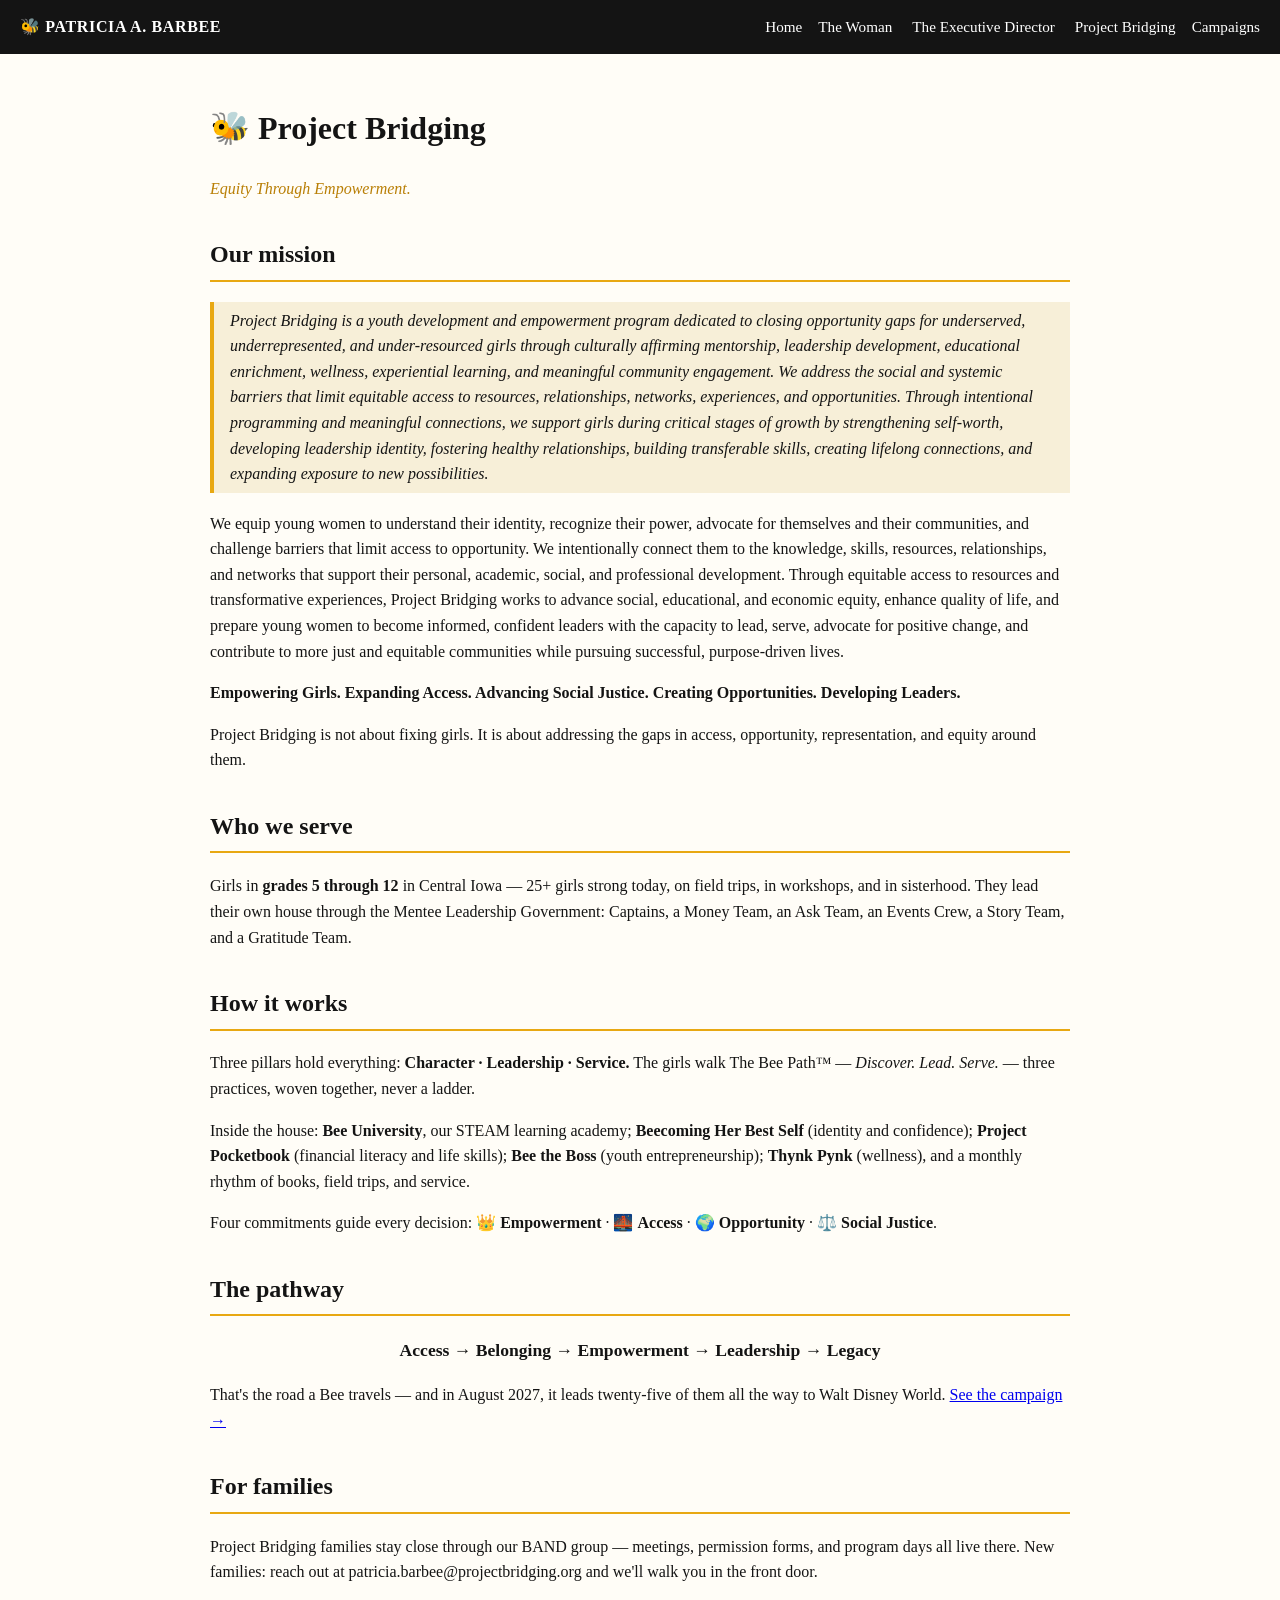
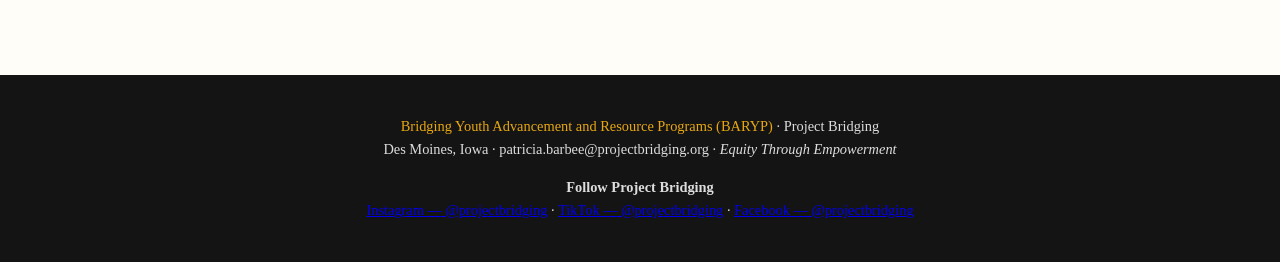
<file: project-bridging-restored.html>
<!DOCTYPE html>
<html lang="en">
<head>
<meta charset="UTF-8">
<meta name="viewport" content="width=device-width, initial-scale=1.0">
<title>Project Bridging — Patricia A. Barbee</title>
<link rel="stylesheet" href="style.css">
</head>
<body>
<header>
  <div class="brand"><span class="bee">🐝</span> PATRICIA A. BARBEE</div>
  <nav>
    <a href="index.html">Home</a><a href="patricia.html">The Woman</a>
    <a href="executive-director.html">The Executive Director</a>
    <a href="project-bridging.html">Project Bridging</a><a href="campaigns.html">Campaigns</a>
  </nav>
</header>
<div class="wrap">
  <h1>🐝 Project Bridging</h1>
  <p style="font-style:italic;color:#B97F06">Equity Through Empowerment.</p>

  <section>
    <h2>Our mission</h2>
    <blockquote>Project Bridging is a youth development and empowerment program dedicated to closing opportunity gaps for underserved, underrepresented, and under-resourced girls through culturally affirming mentorship, leadership development, educational enrichment, wellness, experiential learning, and meaningful community engagement. We address the social and systemic barriers that limit equitable access to resources, relationships, networks, experiences, and opportunities. Through intentional programming and meaningful connections, we support girls during critical stages of growth by strengthening self-worth, developing leadership identity, fostering healthy relationships, building transferable skills, creating lifelong connections, and expanding exposure to new possibilities.</blockquote>
    <p>We equip young women to understand their identity, recognize their power, advocate for themselves and their communities, and challenge barriers that limit access to opportunity. We intentionally connect them to the knowledge, skills, resources, relationships, and networks that support their personal, academic, social, and professional development. Through equitable access to resources and transformative experiences, Project Bridging works to advance social, educational, and economic equity, enhance quality of life, and prepare young women to become informed, confident leaders with the capacity to lead, serve, advocate for positive change, and contribute to more just and equitable communities while pursuing successful, purpose-driven lives.</p>
    <p><strong>Empowering Girls. Expanding Access. Advancing Social Justice. Creating Opportunities. Developing Leaders.</strong></p>
    <p>Project Bridging is not about fixing girls. It is about addressing the gaps in access, opportunity, representation, and equity around them.</p>
  </section>

  <section>
    <h2>Who we serve</h2>
    <p>Girls in <strong>grades 5 through 12</strong> in Central Iowa — 25+ girls strong today, on field trips, in workshops, and in sisterhood. They lead their own house through the Mentee Leadership Government: Captains, a Money Team, an Ask Team, an Events Crew, a Story Team, and a Gratitude Team.</p>
  </section>

  <section>
    <h2>How it works</h2>
    <p>Three pillars hold everything: <strong>Character · Leadership · Service.</strong> The girls walk The Bee Path™ — <em>Discover. Lead. Serve.</em> — three practices, woven together, never a ladder.</p>
    <p>Inside the house: <strong>Bee University</strong>, our STEAM learning academy; <strong>Beecoming Her Best Self</strong> (identity and confidence); <strong>Project Pocketbook</strong> (financial literacy and life skills); <strong>Bee the Boss</strong> (youth entrepreneurship); <strong>Thynk Pynk</strong> (wellness), and a monthly rhythm of books, field trips, and service.</p>
    <p>Four commitments guide every decision: 👑 <strong>Empowerment</strong> · 🌉 <strong>Access</strong> · 🌍 <strong>Opportunity</strong> · ⚖️ <strong>Social Justice</strong>.</p>
  </section>

  <section>
    <h2>The pathway</h2>
    <p style="text-align:center;font-size:1.1rem"><strong>Access → Belonging → Empowerment → Leadership → Legacy</strong></p>
    <p>That's the road a Bee travels — and in August 2027, it leads twenty-five of them all the way to Walt Disney World. <a href="campaigns.html">See the campaign →</a></p>
  </section>

  <section>
    <h2>For families</h2>
    <p>Project Bridging families stay close through our BAND group — meetings, permission forms, and program days all live there. New families: reach out at patricia.barbee@projectbridging.org and we'll walk you in the front door.</p>
  </section>
</div>
<footer>
  <p><span class="gold">Bridging Youth Advancement and Resource Programs (BARYP)</span> · Project Bridging<br>
  Des Moines, Iowa · patricia.barbee@projectbridging.org · <em>Equity Through Empowerment</em></p>
<p><strong>Follow Project Bridging</strong><br><a href="https://www.instagram.com/projectbridging/">Instagram — @projectbridging</a> · <a href="https://www.tiktok.com/@projectbridging">TikTok — @projectbridging</a> · <a href="https://www.facebook.com/projectbridging">Facebook — @projectbridging</a></p>
</footer>
</body>
</html>
</file>
<file: style.css>
/* Patricia A. Barbee — Launch Site. Honey gold, black, white. Plain and sturdy. */
:root{
  --gold:#E8A812; --gold-deep:#B97F06; --ink:#141414; --paper:#FFFDF7;
  --soft:#F7EFD8; --line:#E4D9BE;
}
*{box-sizing:border-box}
body{margin:0;font-family:Georgia,'Times New Roman',serif;background:var(--paper);color:var(--ink);line-height:1.6}
header{background:var(--ink);color:#fff;padding:14px 20px;display:flex;flex-wrap:wrap;gap:10px;align-items:center;justify-content:space-between}
header .brand{font-weight:bold;letter-spacing:.04em}
header .brand .bee{color:var(--gold)}
nav a{color:#fff;text-decoration:none;margin-left:16px;font-size:.95rem}
nav a:hover{color:var(--gold)}
.hero{background:linear-gradient(180deg,var(--soft),var(--paper));text-align:center;padding:56px 20px 40px;border-bottom:3px solid var(--gold)}
.hero h1{font-size:2.4rem;margin:.2em 0}
.hero .tag{color:var(--gold-deep);font-style:italic;font-size:1.15rem}
.wrap{max-width:900px;margin:0 auto;padding:28px 20px 56px}
.rooms{display:grid;grid-template-columns:repeat(auto-fit,minmax(240px,1fr));gap:16px;margin:28px 0}
.room{border:1px solid var(--line);border-top:5px solid var(--gold);background:#fff;padding:20px;border-radius:6px}
.room h3{margin-top:0}
.room a{color:var(--gold-deep);font-weight:bold;text-decoration:none}
.btn{display:inline-block;background:var(--gold);color:var(--ink);padding:10px 22px;border-radius:30px;text-decoration:none;font-weight:bold;border:2px solid var(--gold-deep)}
.btn.ghost{background:transparent}
section{margin:34px 0}
h2{border-bottom:2px solid var(--gold);padding-bottom:6px}
.small{font-size:.9rem;color:#555}
footer{background:var(--ink);color:#ddd;text-align:center;padding:26px 16px;font-size:.9rem}
footer .gold{color:var(--gold)}
blockquote{border-left:4px solid var(--gold);margin:18px 0;padding:6px 16px;background:var(--soft);font-style:italic}
.pending{background:#FFF3CD;border:1px dashed var(--gold-deep);padding:10px 14px;border-radius:6px;font-size:.92rem}
</file>
